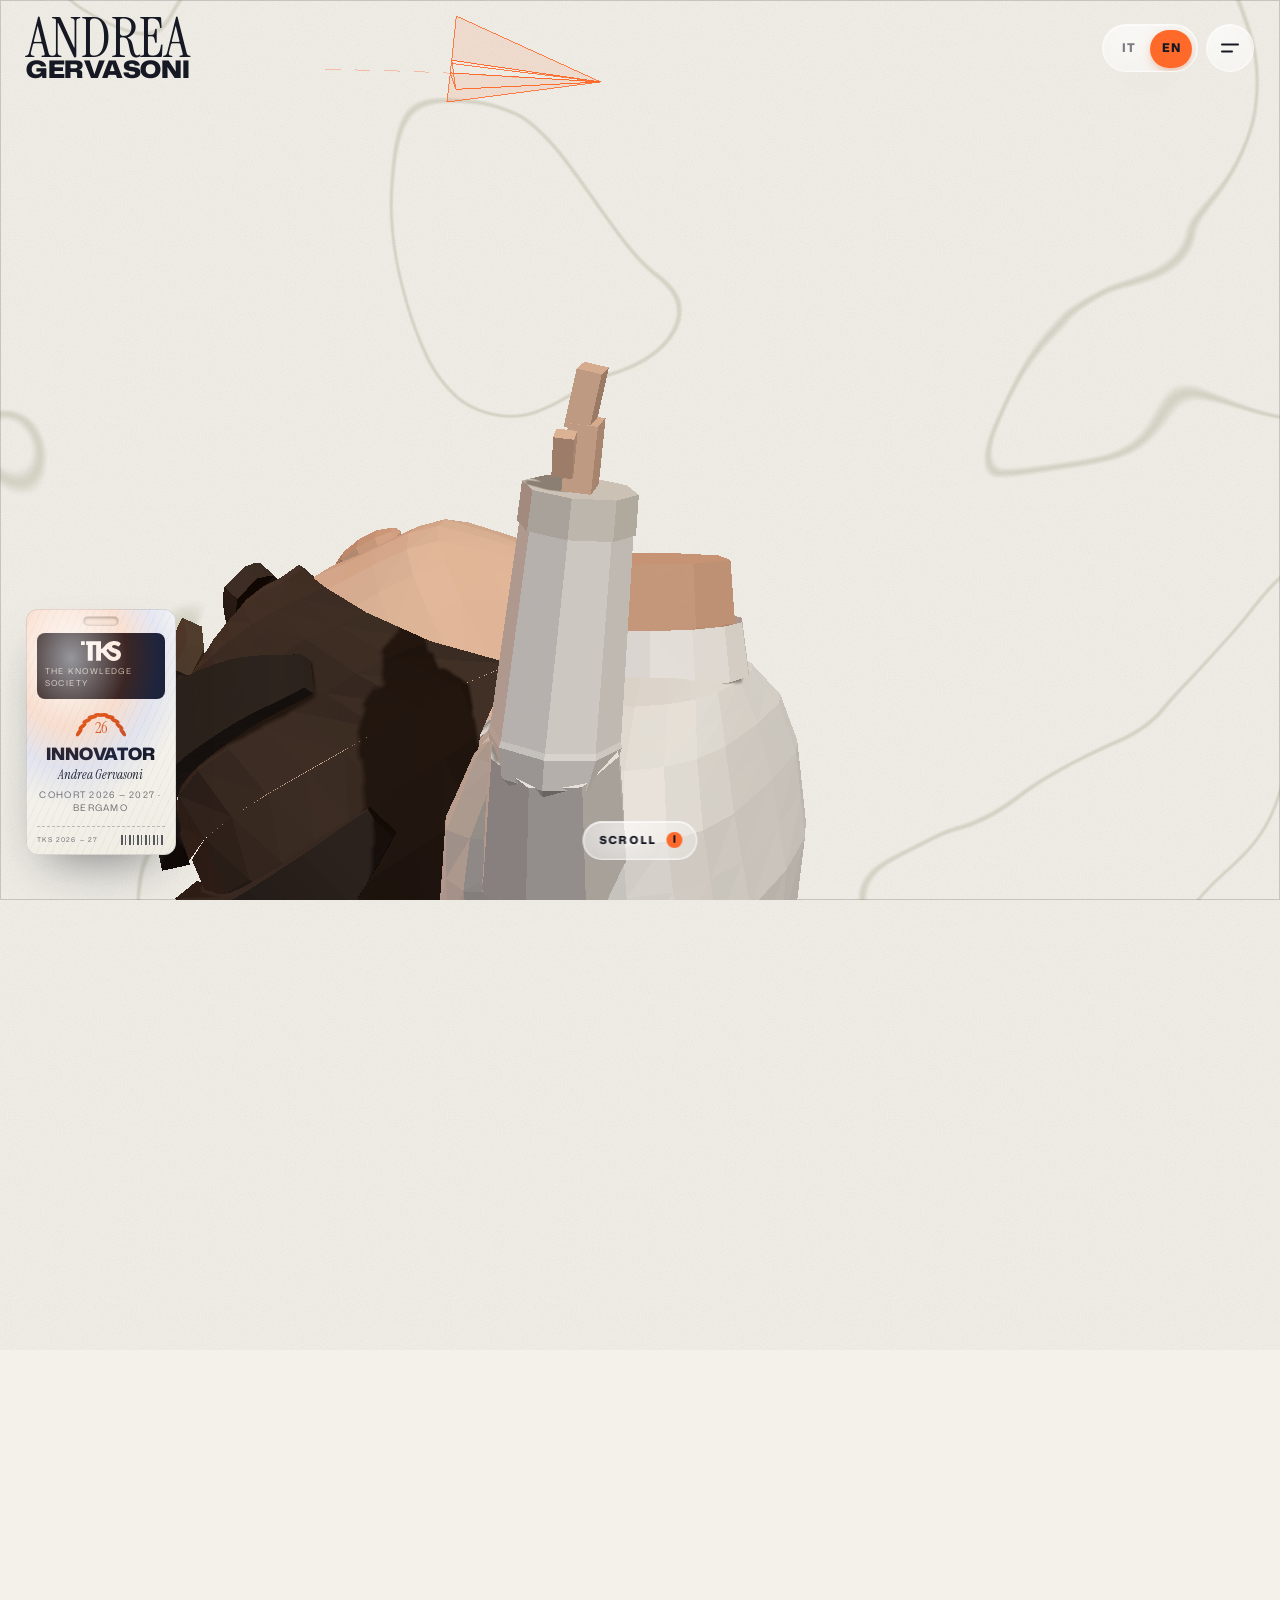
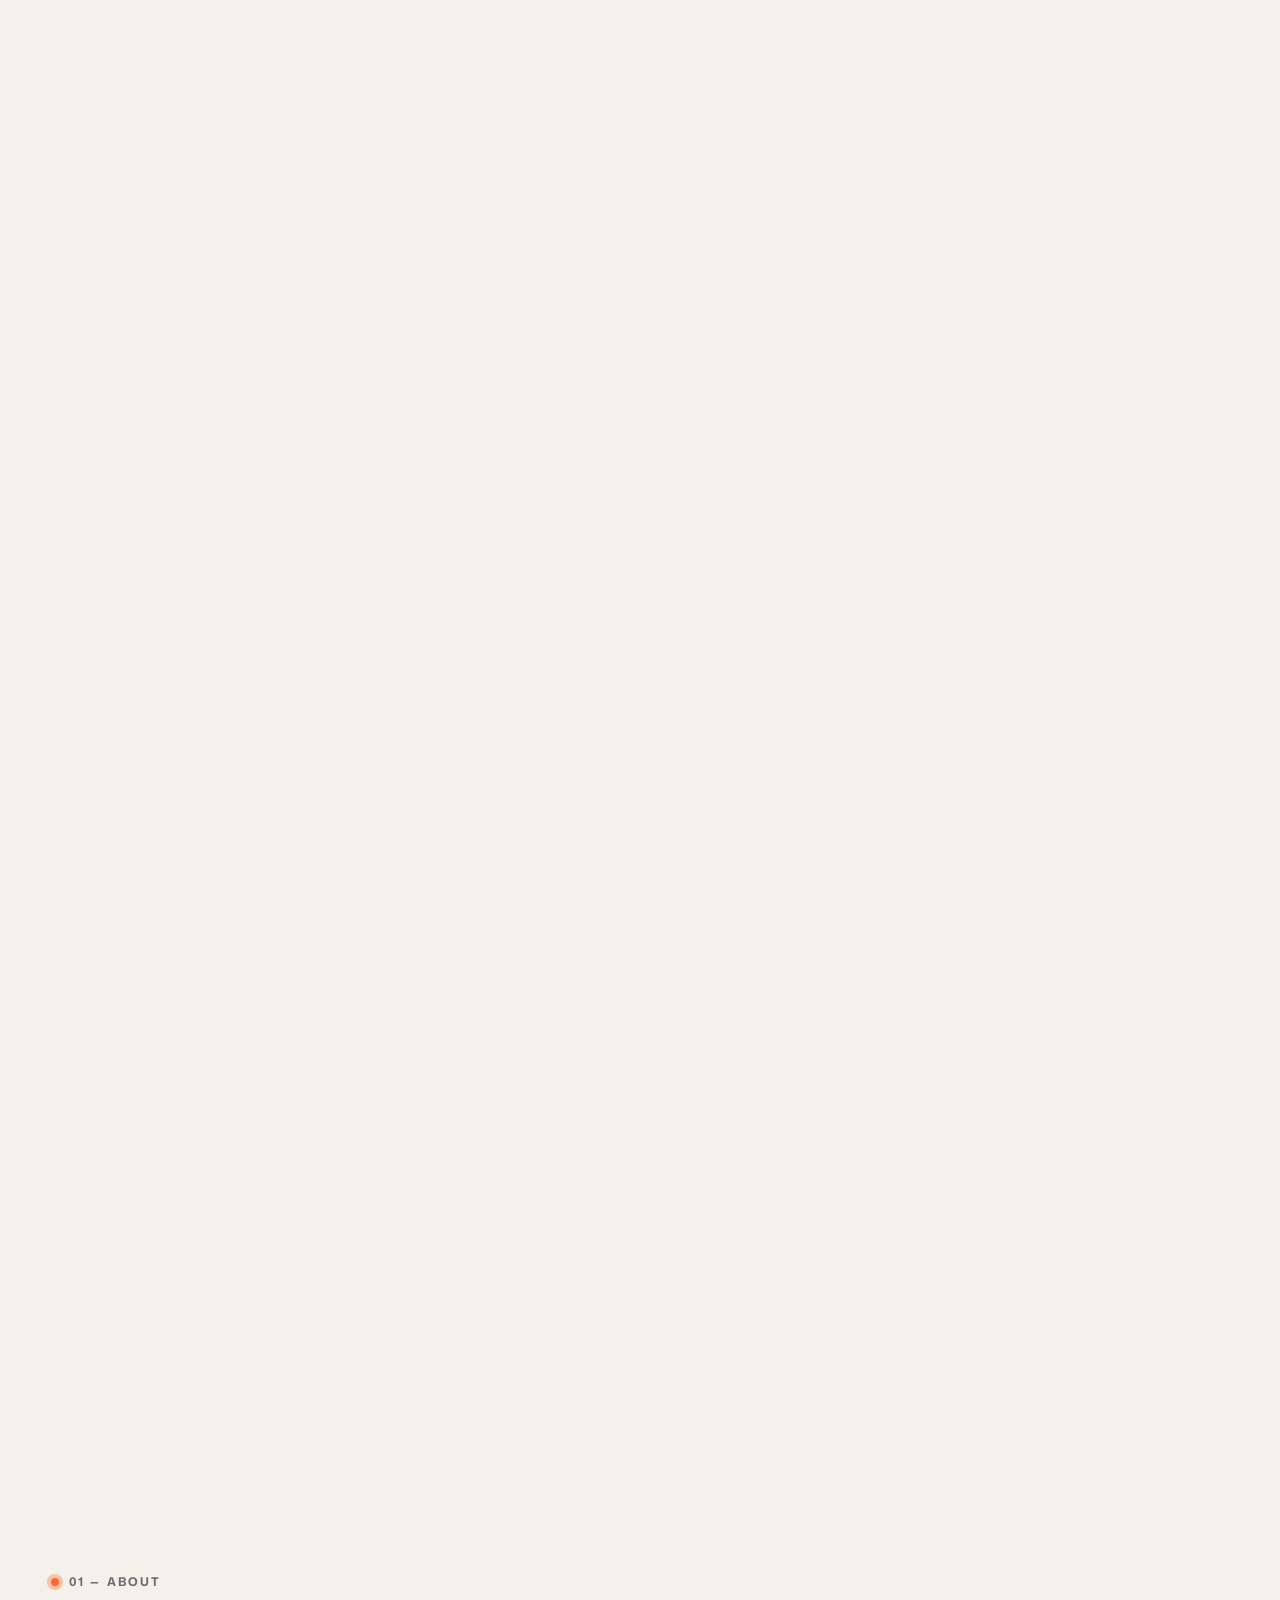
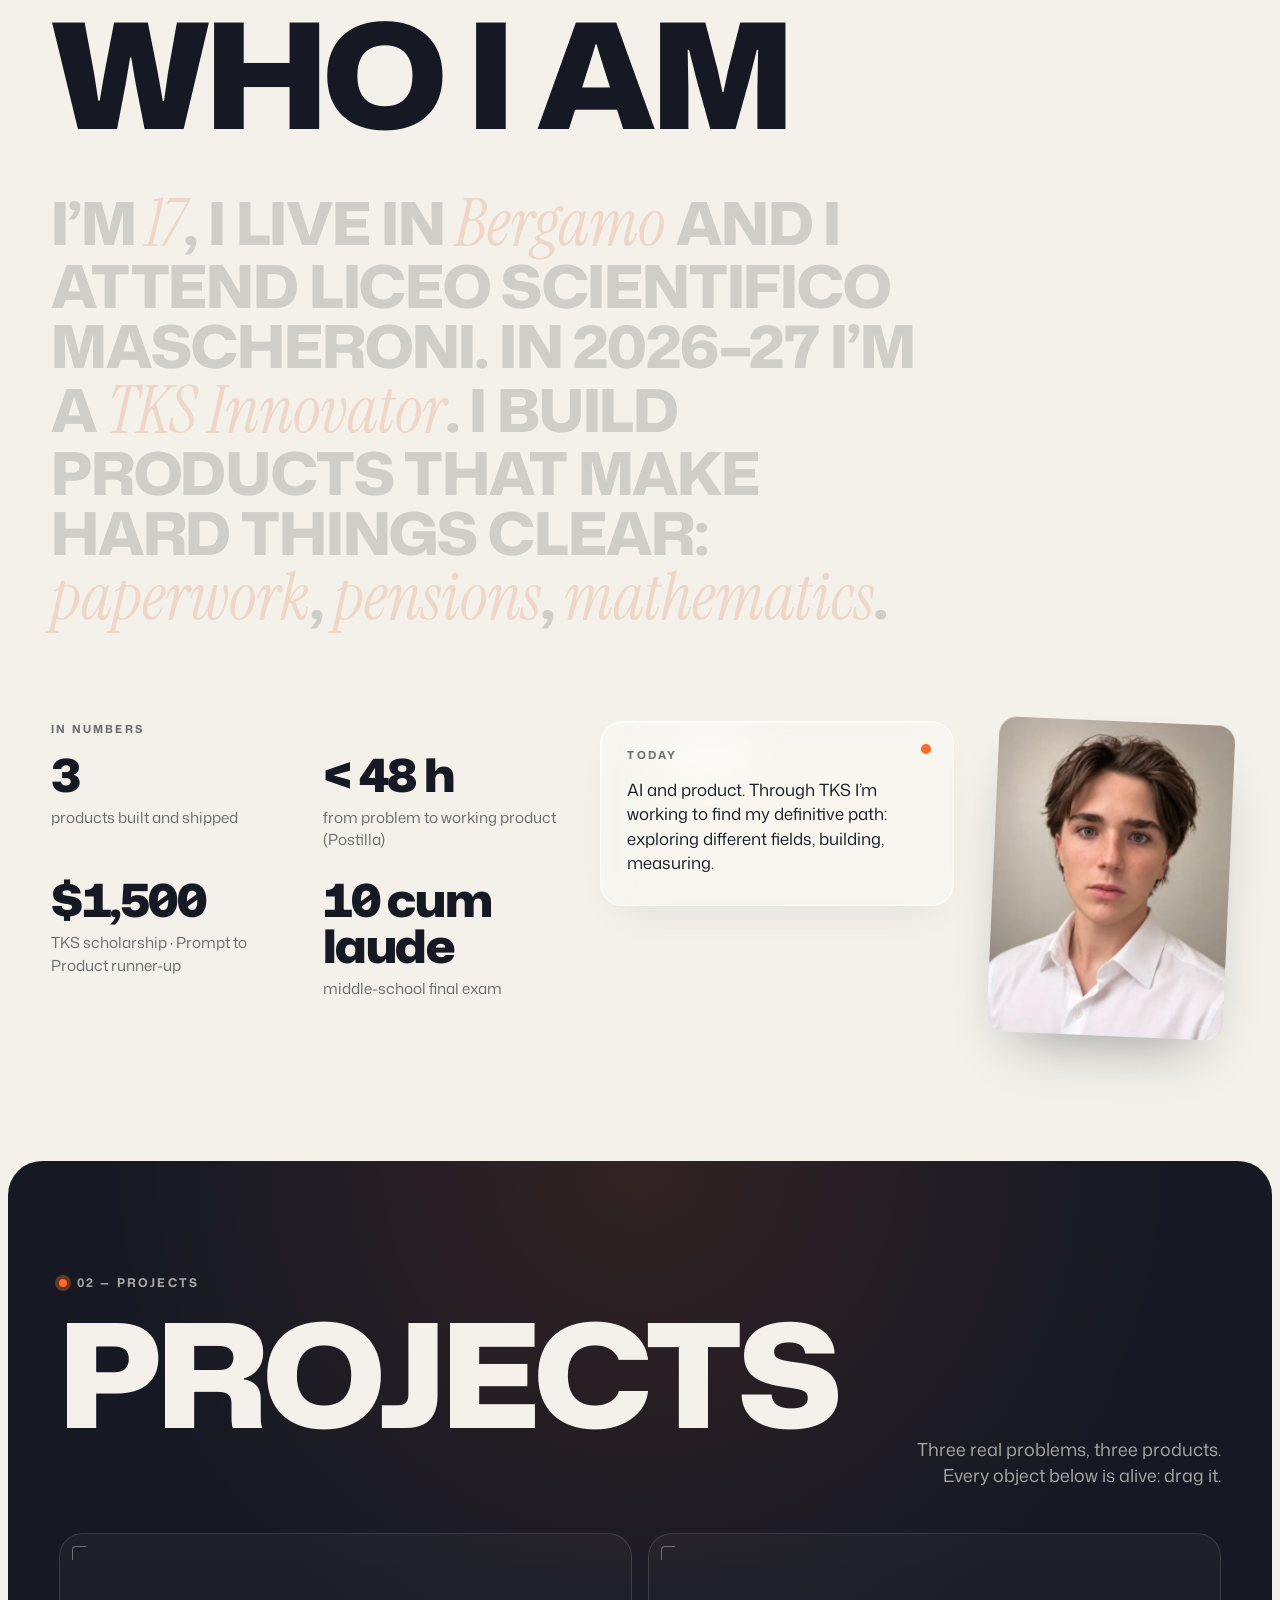
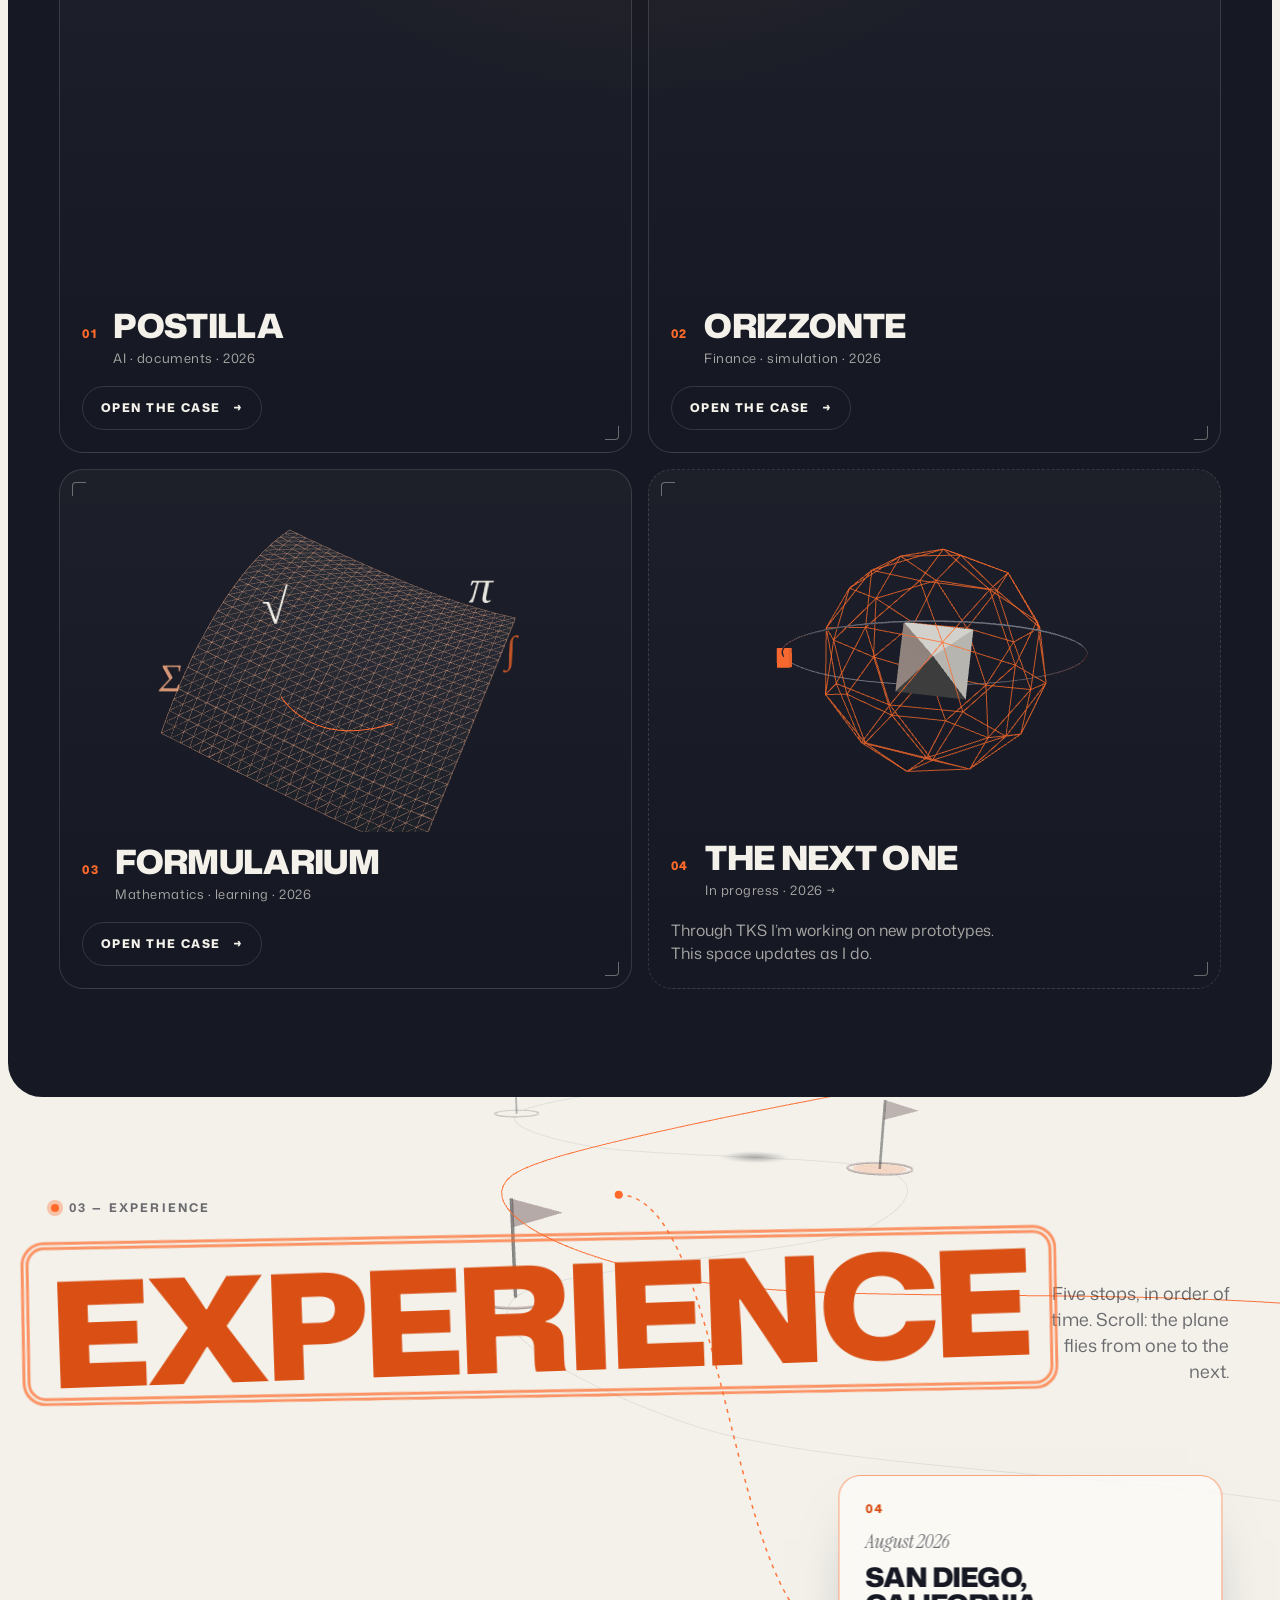
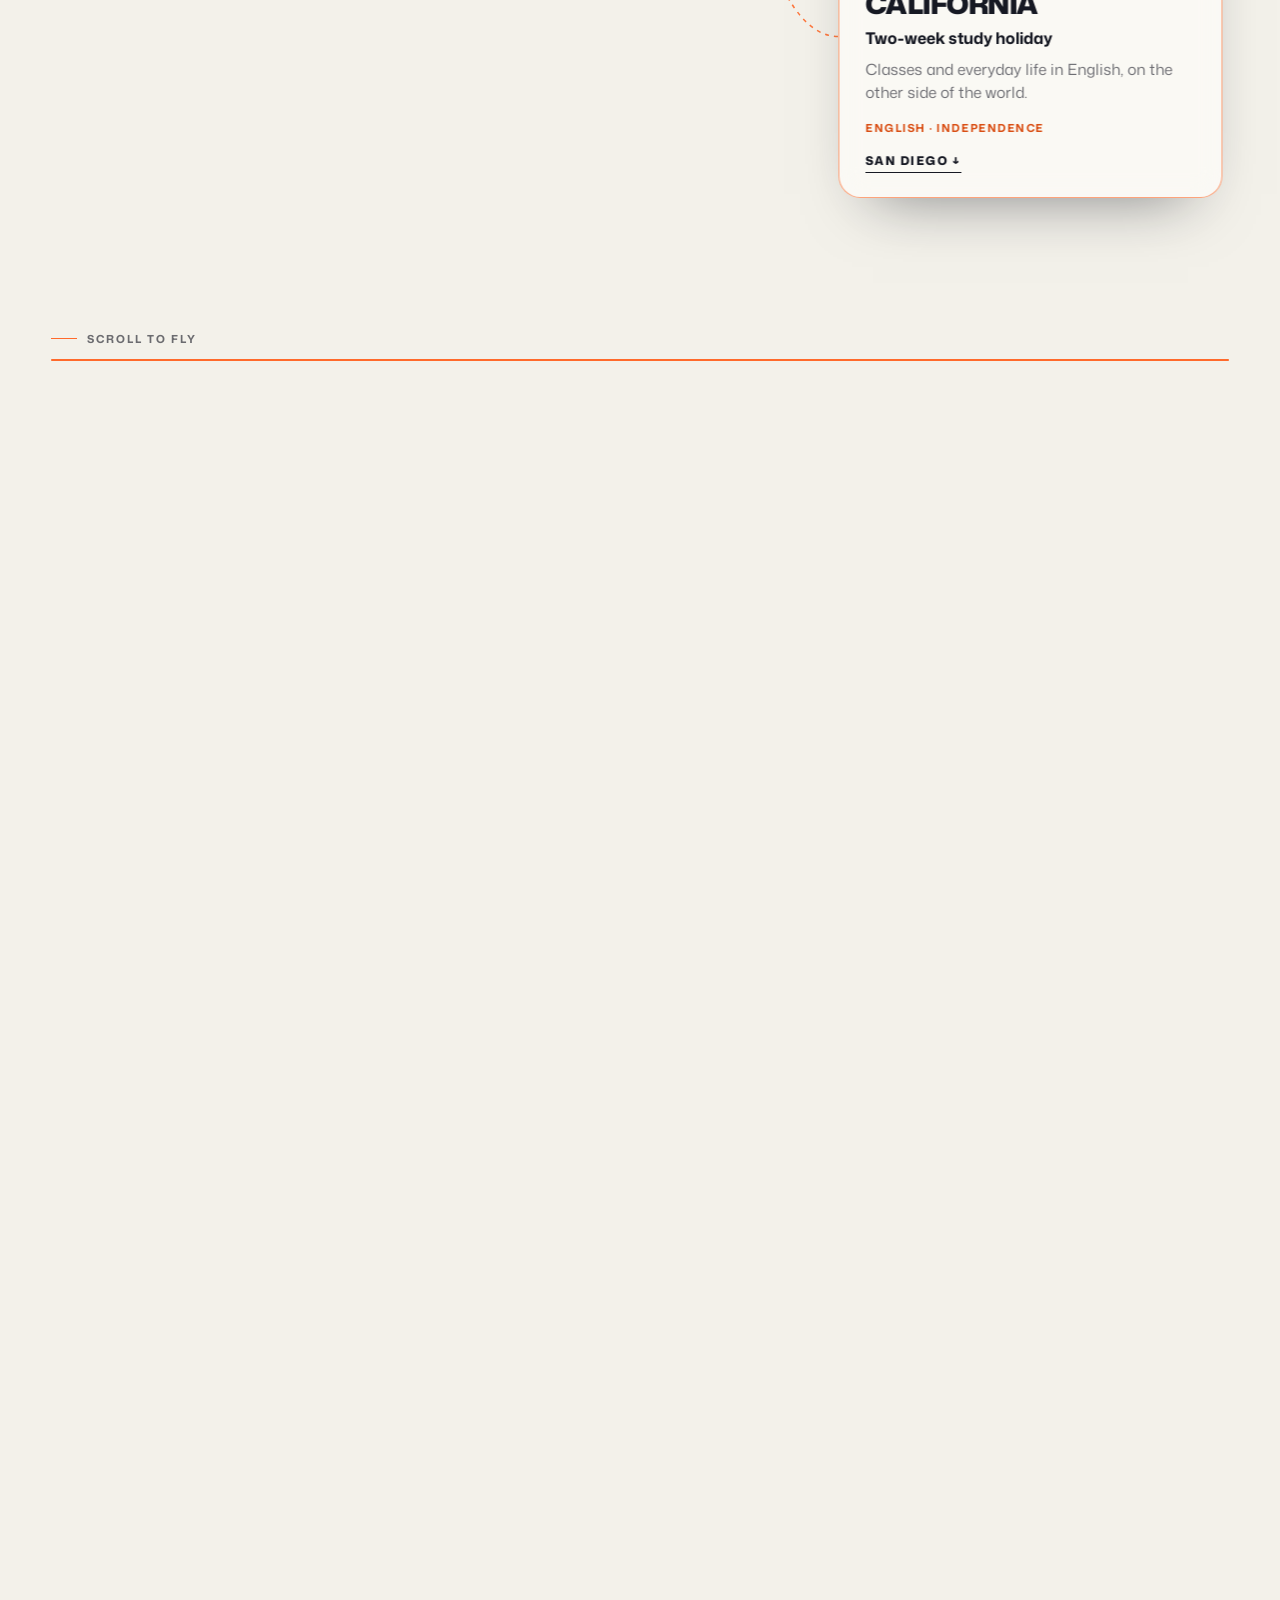
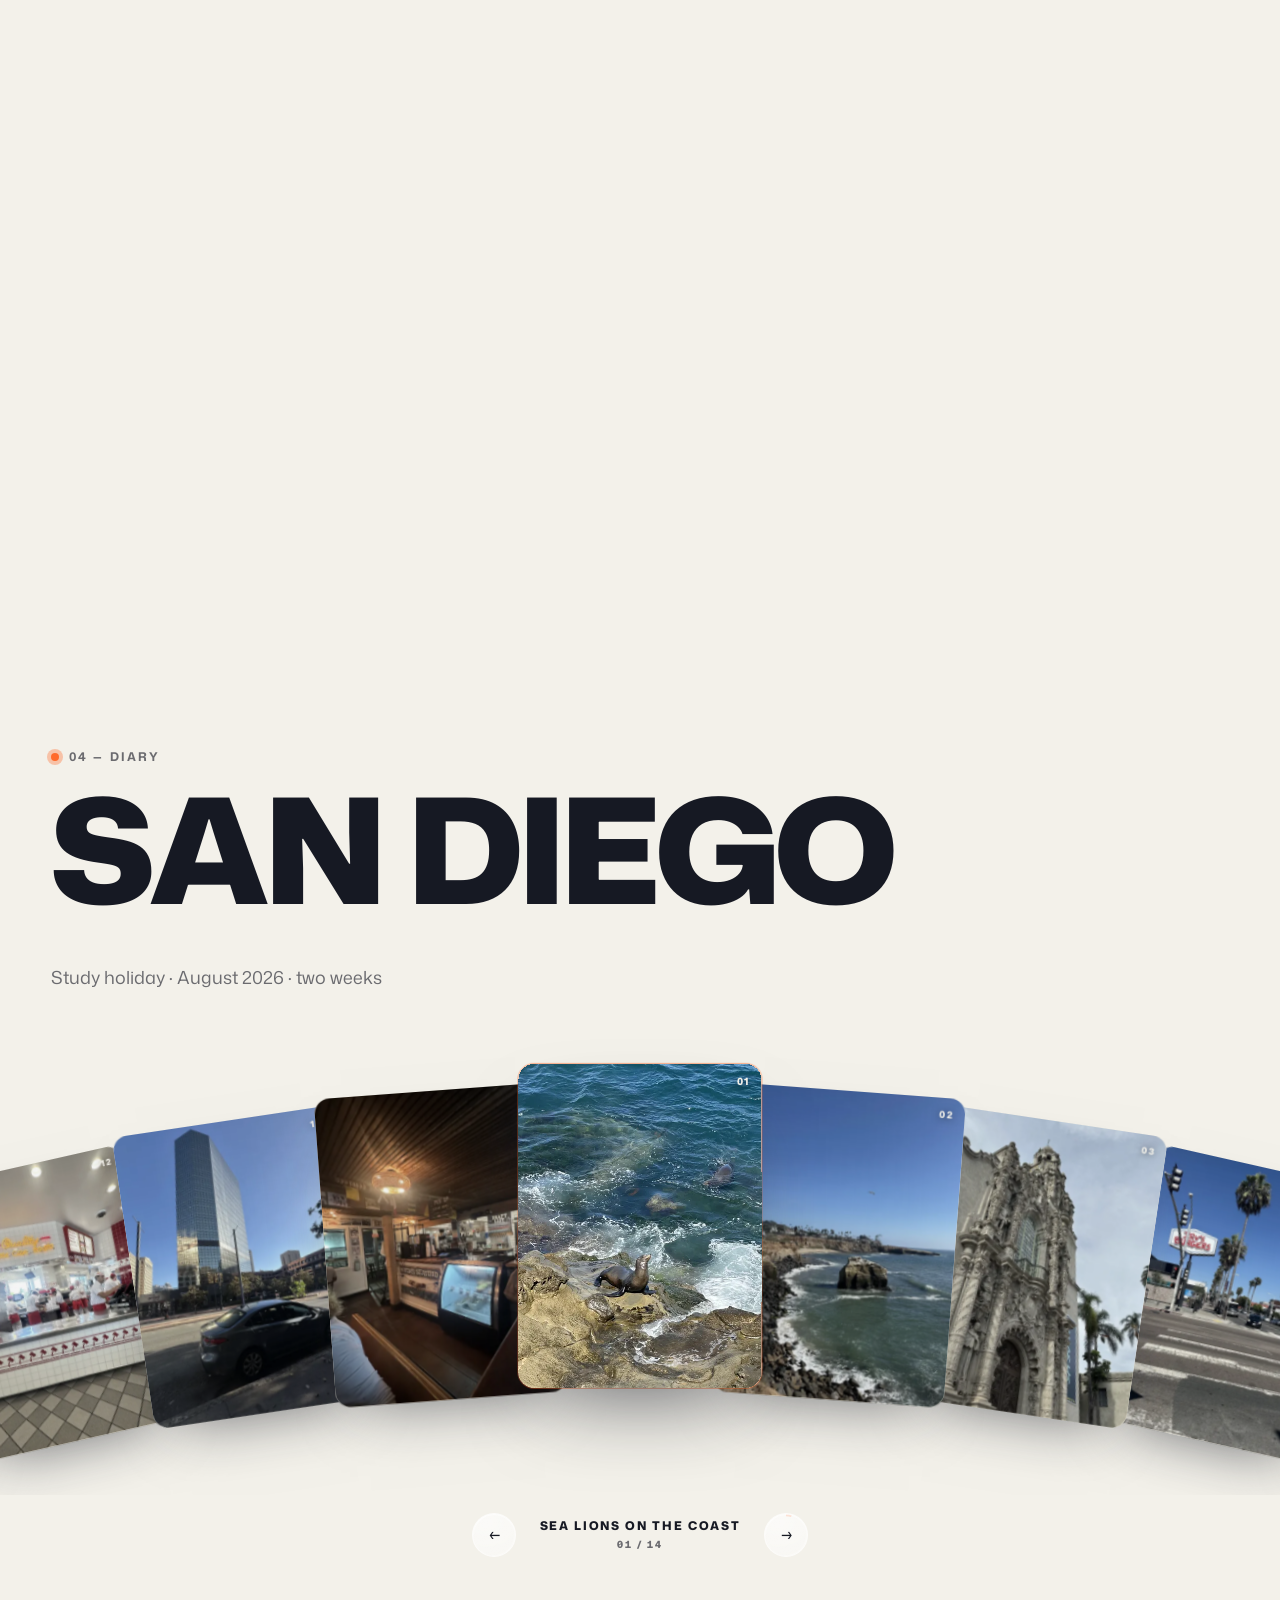
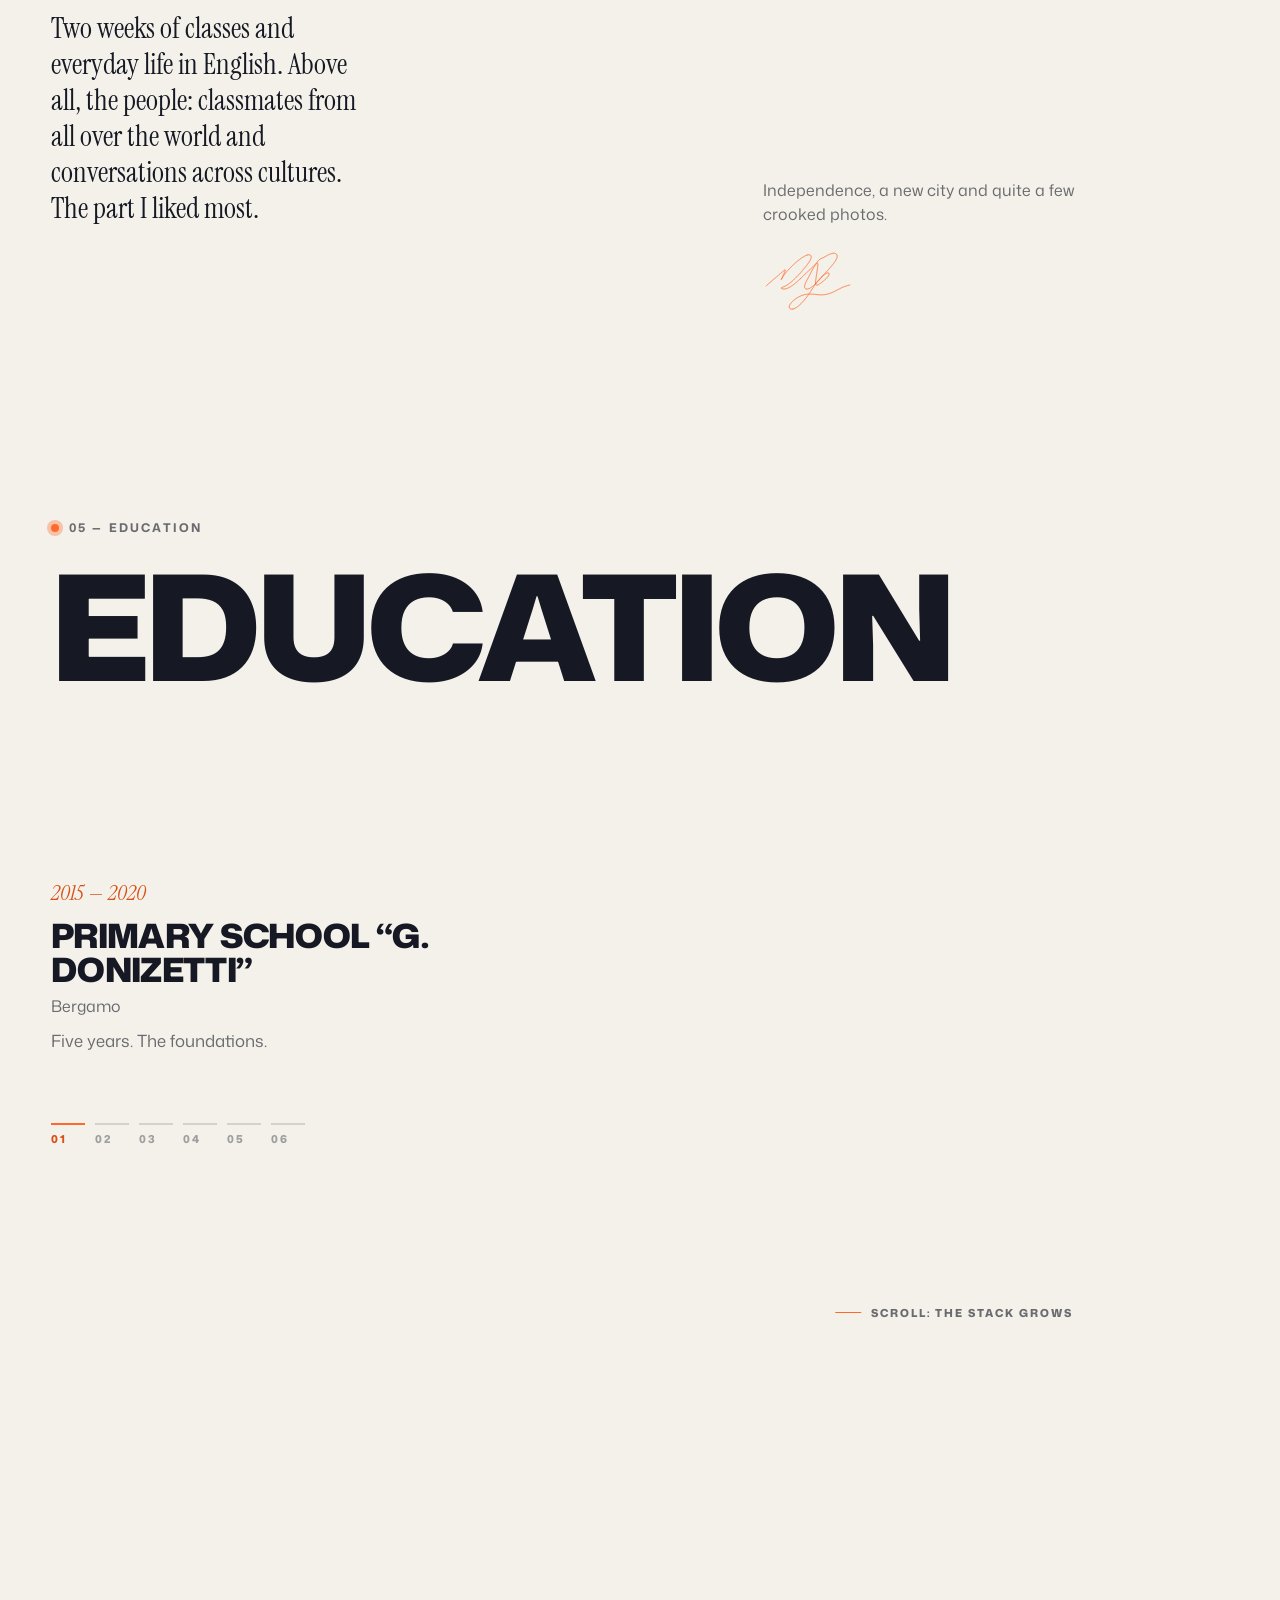
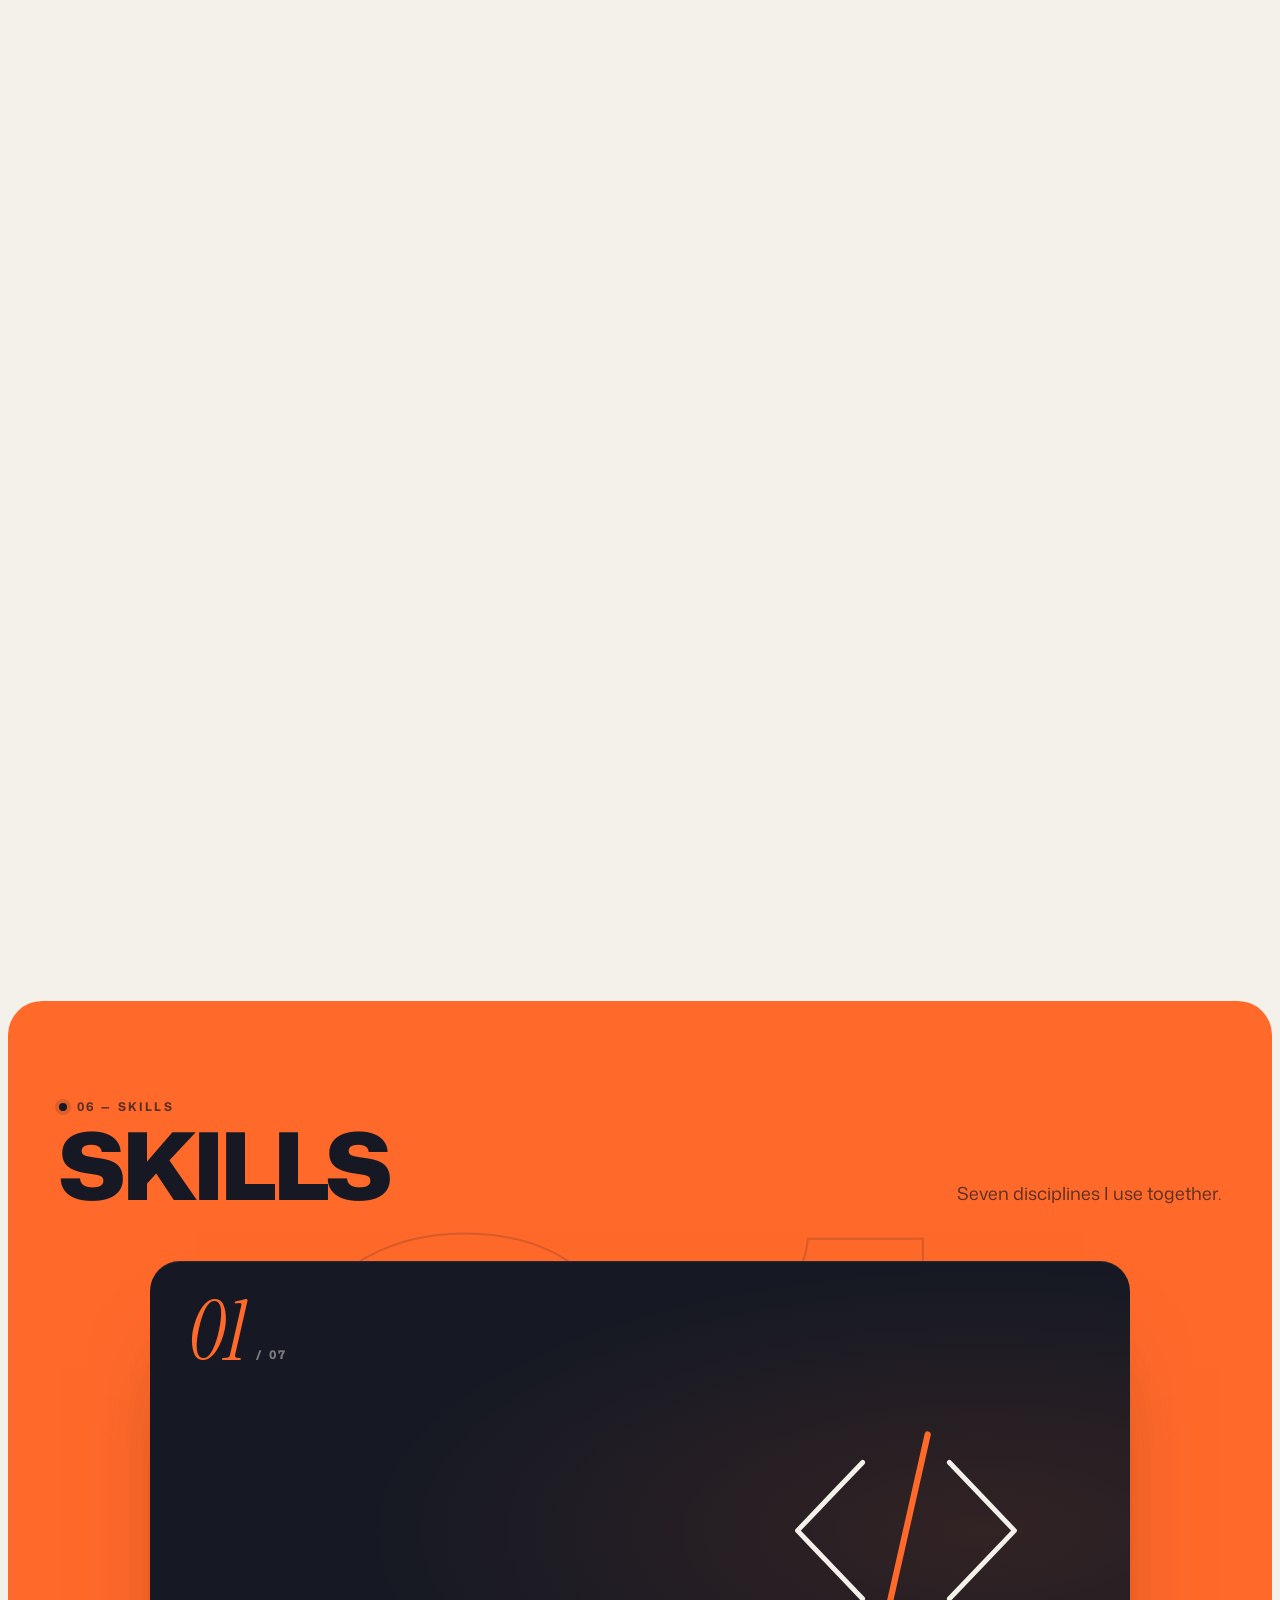
<file: index.html>
<!doctype html>
<html lang="it">
<head>
  <meta charset="utf-8">
  <meta name="viewport" content="width=device-width, initial-scale=1, viewport-fit=cover">
  <title>Andrea Gervasoni — Studente, builder, TKS Innovator</title>
  <meta name="description" content="Andrea Gervasoni, 17 anni, Bergamo. Studente del Liceo Scientifico, TKS Innovator 2026–27. Costruisco prodotti che rendono chiare le cose difficili.">
  <meta name="theme-color" content="#f3f1ea">
  <meta property="og:title" content="Andrea Gervasoni">
  <meta property="og:description" content="Studente, builder, TKS Innovator. Bergamo.">
  <meta property="og:type" content="website">
  <meta property="og:url" content="https://andrea-gervasoni.github.io/AndreaCG-site/">
  <meta property="og:image" content="https://andrea-gervasoni.github.io/AndreaCG-site/assets/og.jpg">
  <link rel="canonical" href="https://andrea-gervasoni.github.io/AndreaCG-site/">
  <meta name="twitter:card" content="summary_large_image">
  <link rel="icon" href="assets/favicon.svg" type="image/svg+xml">
  <link rel="apple-touch-icon" href="assets/apple-touch-icon.png">
  <link rel="manifest" href="manifest.webmanifest">
  <!-- "Aggiungi alla schermata Home": l'unico modo per avere davvero zero barre del
       browser su iOS — in una scheda Safari normale la barra di sistema resta sempre,
       qui sotto la si rende solo il più possibile invisibile (sfondo che combacia). -->
  <meta name="mobile-web-app-capable" content="yes">
  <meta name="apple-mobile-web-app-capable" content="yes">
  <meta name="apple-mobile-web-app-status-bar-style" content="black-translucent">
  <meta name="apple-mobile-web-app-title" content="Andrea Gervasoni">
  <link rel="preconnect" href="https://fonts.googleapis.com">
  <link rel="preconnect" href="https://fonts.gstatic.com" crossorigin>
  <link href="https://fonts.googleapis.com/css2?family=Mona+Sans:ital,wdth,wght@0,75..125,200..900;1,75..125,200..900&family=Instrument+Serif:ital@0;1&display=swap" rel="stylesheet">
  <link rel="stylesheet" href="css/style.css">
  <link rel="modulepreload" href="vendor/three.module.min.js">
</head>
<body data-theme="light" data-lang="it">
  <a class="skip-link" href="#main" data-i18n="skip">Vai al contenuto</a>

  <!-- Sfondo liquido continuo: linee di livello che seguono il cursore -->
  <canvas id="field" class="field" aria-hidden="true"></canvas>
  <div class="grain" aria-hidden="true"></div>

  <!-- Schermo di caricamento -->
  <div class="boot" data-boot aria-hidden="true">
    <i class="boot-bg"></i>
    <svg class="boot-sign" data-boot-sign viewBox="0 0 785 544"></svg>
    <span class="boot-bar"><i></i></span>
  </div>

  <header class="topbar-shell">
  <div class="topbar" data-topbar>
    <a class="lockup" href="#top" data-i18n-aria="nav.home.aria" aria-label="Andrea Gervasoni, inizio">
      <svg class="lockup-svg" viewBox="0 0 150 54.5" data-lockup aria-hidden="true">
        <text data-lockup-first x="0" y="36" font-size="51.4" textLength="150" lengthAdjust="spacingAndGlyphs" class="lockup-first">ANDREA</text>
        <text data-lockup-last x="0" y="54.5" font-size="22" textLength="150" lengthAdjust="spacingAndGlyphs" class="lockup-last">GERVASONI</text>
      </svg>
      <span class="sr-only">Andrea Gervasoni</span>
    </a>
    <span></span>
    <div class="topbar-actions">
      <button class="lang-toggle glass" type="button" data-lang-toggle data-magnetic="0.14" aria-label="Switch to English">
        <i class="lang-knob" aria-hidden="true"></i><span data-lang-opt="it">IT</span><span data-lang-opt="en">EN</span>
      </button>
      <button class="menu-btn glass" type="button" data-menu-toggle data-magnetic="0.28" aria-expanded="false" aria-controls="menu" aria-label="Menu">
        <span></span><span></span>
      </button>
    </div>
  </div>
  </header>

  <!-- Menu a schermo intero -->
  <nav class="menu" id="menu" data-menu aria-label="Menu" hidden>
    <div class="menu-panel glass-heavy" data-lenis-prevent>
      <ol class="menu-list">
        <li><a href="#about" data-menu-link><small>01</small><span class="menu-roll"><span class="menu-name" data-i18n="nav.about">Chi sono</span></span></a></li>
        <li><a href="#projects" data-menu-link><small>02</small><span class="menu-roll"><span class="menu-name" data-i18n="nav.projects">Progetti</span></span></a></li>
        <li><a href="#experience" data-menu-link><small>03</small><span class="menu-roll"><span class="menu-name" data-i18n="nav.experience">Esperienze</span></span></a></li>
        <li><a href="#sandiego" data-menu-link><small>04</small><span class="menu-roll"><span class="menu-name" data-i18n="nav.sandiego">San Diego</span></span></a></li>
        <li><a href="#education" data-menu-link><small>05</small><span class="menu-roll"><span class="menu-name" data-i18n="nav.education">Formazione</span></span></a></li>
        <li><a href="#skills" data-menu-link><small>06</small><span class="menu-roll"><span class="menu-name" data-i18n="nav.skills">Competenze</span></span></a></li>
        <li><a href="#languages" data-menu-link><small>07</small><span class="menu-roll"><span class="menu-name" data-i18n="nav.languages">Lingue</span></span></a></li>
        <li><a href="#writing" data-menu-link><small>08</small><span class="menu-roll"><span class="menu-name" data-i18n="nav.writing">Scritti</span></span></a></li>
        <li><a href="#contact" data-menu-link><small>09</small><span class="menu-roll"><span class="menu-name" data-i18n="nav.contact">Contatti</span></span></a></li>
      </ol>
      <div class="menu-foot">
        <a class="fx-roll" href="https://www.linkedin.com/in/andrea-gervasoni-121639375" target="_blank" rel="noreferrer"><span>LinkedIn ↗</span></a>
        <a class="fx-roll" href="https://github.com/Andrea-Gervasoni" target="_blank" rel="noreferrer"><span>GitHub ↗</span></a>
        <a class="fx-roll" href="https://medium.com/@gervandre09" target="_blank" rel="noreferrer"><span>Medium ↗</span></a>
        <span class="menu-sign"><svg viewBox="0 0 785 544" aria-hidden="true"><use href="#signature-paths"/></svg></span>
      </div>
    </div>
  </nav>

  <main id="main">

    <!-- ============ 1. HERO + NOTA (coreografia pinnata) ============ -->
    <section class="hero" id="top" data-hero aria-label="Introduzione">
      <div class="hero-pin" data-hero-pin>

        <!-- Strato scuro dietro: compare quando il quadro si chiude -->
        <div class="note" data-note aria-hidden="true">
          <div class="marquee marquee-serif" data-marquee="-1">
            <div class="marquee-track"><span data-i18n="note.row1">Capire le cose difficili</span><span data-i18n="note.row1">Capire le cose difficili</span><span data-i18n="note.row1">Capire le cose difficili</span><span data-i18n="note.row1">Capire le cose difficili</span></div>
          </div>
          <div class="marquee marquee-sans" data-marquee="1">
            <div class="marquee-track"><span data-i18n="note.row2">BERGAMO · LICEO SCIENTIFICO · TKS INNOVATOR · STUDENTE</span><span data-i18n="note.row2">BERGAMO · LICEO SCIENTIFICO · TKS INNOVATOR · STUDENTE</span><span data-i18n="note.row2">BERGAMO · LICEO SCIENTIFICO · TKS INNOVATOR · STUDENTE</span><span data-i18n="note.row2">BERGAMO · LICEO SCIENTIFICO · TKS INNOVATOR · STUDENTE</span></div>
          </div>
        </div>

        <!-- Il quadro chiaro che si chiude scorrendo -->
        <div class="panel" data-panel>
          <div class="avatar-stage" data-avatar-stage>
            <canvas id="avatar" class="avatar" role="img" aria-label="Ritratto 3D low-poly di Andrea che segue il cursore" data-i18n-aria="hero.avatar.aria"></canvas>
          </div>
          <div class="hero-ui" data-hero-ui>
            <h1 class="sr-only">Andrea Gervasoni</h1>
            <div class="badge" data-badge role="img" aria-label="TKS Innovator 2026–2027" data-i18n-aria="badge.aria">
              <span class="badge-card">
                <span class="badge-face badge-front">
                  <i class="badge-hole"></i>
                  <span class="badge-head"><img src="assets/tks-logo.svg" alt="TKS" width="500" height="255"><em data-i18n="badge.program">The Knowledge Society</em></span>
                  <svg class="badge-laurel" viewBox="0 0 120 70" aria-hidden="true">
                    <g fill="currentColor"><g id="bl"><ellipse cx="20" cy="52" rx="9" ry="3.6" transform="rotate(-55 20 52)"/><ellipse cx="26" cy="41" rx="9" ry="3.6" transform="rotate(-40 26 41)"/><ellipse cx="34" cy="31" rx="9" ry="3.6" transform="rotate(-25 34 31)"/><ellipse cx="44" cy="24" rx="9" ry="3.6" transform="rotate(-10 44 24)"/><ellipse cx="55" cy="20" rx="8" ry="3.4" transform="rotate(4 55 20)"/></g><use href="#bl" transform="matrix(-1 0 0 1 120 0)"/></g>
                    <text x="60" y="54" text-anchor="middle" font-family="Instrument Serif, Georgia, serif" font-size="30" fill="currentColor">26</text>
                  </svg>
                  <strong data-i18n="badge.role">Innovator</strong>
                  <span class="badge-name">Andrea Gervasoni</span>
                  <span class="badge-cohort" data-i18n="badge.cohort">Coorte 2026 — 2027 · Bergamo</span>
                  <span class="badge-foot"><small data-i18n="badge.flip">TKS 2026 — 27</small><i class="badge-stripe"></i></span>
                </span>
              </span>
            </div>
            <a class="hero-scroll glass" href="#about" data-magnetic="0.2"><span data-i18n="hero.scroll">Scorri</span><i></i></a>
          </div>
        </div>

        <!-- La firma che si scrive sopra il quadro -->
        <svg class="signature" data-signature viewBox="0 0 785 544" aria-hidden="true"></svg>
      </div>
    </section>

    <!-- ============ 2. CHI SONO ============ -->
    <section class="section about" id="about" data-theme-section="dark">
      <div class="wrap">
        <p class="kicker" data-i18n="about.kicker">01 — Chi sono</p>
        <h2 class="title" data-title="particles" data-i18n="about.title">CHI SONO</h2>
        <p class="statement" data-reveal-words data-i18n-html="about.statement">Ho <em>17 anni</em>, vivo a <em>Bergamo</em> e frequento il Liceo Scientifico Mascheroni. Nel 2026–27 sono <em>TKS Innovator</em>. Costruisco prodotti che rendono chiare le cose difficili: <em>burocrazia</em>, <em>pensioni</em>, <em>matematica</em>.</p>
      </div>
      <div class="wrap about-grid" data-theme-switch="light">
        <div class="facts">
          <p class="label" data-i18n="about.facts.label">In numeri</p>
          <dl>
            <div><dt data-i18n="about.fact1.n">3</dt><dd data-i18n="about.fact1.l">prodotti costruiti e pubblicati</dd></div>
            <div><dt data-i18n="about.fact2.n">&lt; 48 h</dt><dd data-i18n="about.fact2.l">da problema a prodotto funzionante (Postilla)</dd></div>
            <div><dt data-i18n="about.fact3.n">$1.500</dt><dd data-i18n="about.fact3.l">borsa di studio TKS · runner-up Prompt to Product</dd></div>
            <div><dt data-i18n="about.fact4.n">10 e lode</dt><dd data-i18n="about.fact4.l">esame di terza media</dd></div>
          </dl>
        </div>
        <aside class="focus glass">
          <p class="label" data-i18n="about.focus.label">Oggi</p>
          <p data-i18n="about.focus">AI e prodotto. Con TKS sto lavorando per trovare la mia strada definitiva: esploro ambiti diversi, costruisco, misuro.</p>
          <span class="focus-dot" aria-hidden="true"></span>
        </aside>
        <figure class="about-photo" aria-hidden="true">
          <img src="assets/andrea.webp" srcset="assets/andrea-s.webp 540w, assets/andrea.webp 1086w" sizes="(max-width: 860px) 70vw, 30vw" width="1086" height="1448" alt="" loading="lazy" decoding="async">
        </figure>
      </div>
    </section>

    <!-- ============ 3. PROGETTI (libreria scura, oggetti 3D) ============ -->
    <section class="section projects" id="projects" data-dark-block>
      <div class="wrap projects-head">
        <div>
          <p class="kicker" data-i18n="projects.kicker">02 — Progetti</p>
          <h2 class="title" data-title="flap" data-i18n="projects.title">PROGETTI</h2>
        </div>
        <p class="lead" data-i18n="projects.intro">Tre problemi reali, tre prodotti. Ogni oggetto qui sotto è vivo: trascinalo.</p>
      </div>
      <div class="wrap projects-grid" data-projects-grid>
        <canvas class="objects-canvas" data-objects-canvas aria-hidden="true"></canvas>

        <article class="pcard" data-project="postilla">
          <div class="pcard-obj" data-object="postilla"></div>
          <div class="pcard-meta">
            <span class="pcard-n">01</span>
            <h3 data-i18n="p1.name">Postilla</h3>
            <p><span data-i18n="p1.type">AI · documenti</span> · <span data-i18n="p1.year">2026</span></p>
          </div>
          <button class="pcard-open fx-fill" type="button" data-open-project="postilla"><span data-i18n="projects.open">Apri la scheda</span><i class="fx-arrow" data-dir="e" aria-hidden="true"><span>→</span></i></button>
        </article>

        <article class="pcard" data-project="orizzonte">
          <div class="pcard-obj" data-object="orizzonte"></div>
          <div class="pcard-meta">
            <span class="pcard-n">02</span>
            <h3 data-i18n="p2.name">Orizzonte</h3>
            <p><span data-i18n="p2.type">Finanza · simulazione</span> · <span data-i18n="p2.year">2026</span></p>
          </div>
          <button class="pcard-open fx-fill" type="button" data-open-project="orizzonte"><span data-i18n="projects.open">Apri la scheda</span><i class="fx-arrow" data-dir="e" aria-hidden="true"><span>→</span></i></button>
        </article>

        <article class="pcard" data-project="formularium">
          <div class="pcard-obj" data-object="formularium"></div>
          <div class="pcard-meta">
            <span class="pcard-n">03</span>
            <h3 data-i18n="p3.name">Formularium</h3>
            <p><span data-i18n="p3.type">Matematica · didattica</span> · <span data-i18n="p3.year">2026</span></p>
          </div>
          <button class="pcard-open fx-fill" type="button" data-open-project="formularium"><span data-i18n="projects.open">Apri la scheda</span><i class="fx-arrow" data-dir="e" aria-hidden="true"><span>→</span></i></button>
        </article>

        <article class="pcard pcard-next" data-project="next">
          <div class="pcard-obj" data-object="next"></div>
          <div class="pcard-meta">
            <span class="pcard-n">04</span>
            <h3 data-i18n="p4.name">Il prossimo</h3>
            <p><span data-i18n="p4.type">In costruzione</span> · <span data-i18n="p4.year">2026 →</span></p>
          </div>
          <p class="pcard-note" data-i18n="p4.deck">Con TKS sto lavorando a nuovi prototipi. Questo spazio si aggiorna con me.</p>
        </article>
      </div>
    </section>

    <!-- Scheda progetto (dialog) -->
    <div class="pdialog" data-pdialog role="dialog" aria-modal="true" aria-labelledby="pdialog-title" hidden>
      <div class="pdialog-backdrop" data-pdialog-close></div>
      <div class="pdialog-panel glass-heavy">
        <button class="pdialog-close glass" type="button" data-pdialog-close data-magnetic="0.3" aria-label="Chiudi" data-i18n-aria="projects.close"><span aria-hidden="true">×</span></button>
        <!-- lo scroll vive qui, separato dal pannello arrotondato/sfocato: su iOS lo
             scroll dentro un elemento con border-radius + backdrop-filter lasciava
             un segno (il bordo arrotondato non si ridisegnava bene durante lo scroll) -->
        <div class="pdialog-scroll" data-lenis-prevent>
          <div class="pdialog-obj" data-pdialog-obj><small data-i18n="projects.drag">Trascina per ruotare</small></div>
          <div class="pdialog-body">
            <p class="kicker" data-pd="tag"></p>
            <h3 id="pdialog-title" data-pd="name"></h3>
            <p class="pdialog-deck" data-pd="deck"></p>
            <dl class="pdialog-facts" data-pd="facts"></dl>
            <div class="pdialog-links" data-pd="links"></div>
          </div>
        </div>
      </div>
    </div>

    <!-- ============ 4. ESPERIENZE (il percorso: un volo sopra la mappa) ============ -->
    <section class="section experience" id="experience" data-experience>
      <div class="exp-pin">
        <canvas class="flight-canvas" data-flight-canvas aria-hidden="true"></canvas>
        <div class="wrap exp-head">
          <p class="kicker" data-i18n="exp.kicker">03 — Esperienze</p>
          <h2 class="title" data-title="stamp" data-i18n="exp.title">ESPERIENZE</h2>
          <p class="lead" data-i18n="exp.intro">Cinque tappe, in ordine di tempo. Scorri: l’aereo vola da una all’altra.</p>
        </div>
        <div class="exp-cards" data-exp-cards>
          <article class="xcard" data-stop="0">
            <span class="xcard-n">01</span>
            <time data-i18n="e1.date">Marzo 2025</time>
            <h3 data-i18n="e1.org">BABLE</h3>
            <p class="xcard-role" data-i18n="e1.role">Articolo per il magazine digitale di Bergamo</p>
            <p data-i18n="e1.desc">Ricerca, scrittura e revisione di un pezzo per un pubblico giovane e curioso.</p>
            <small data-i18n="e1.tag">Ricerca · scrittura</small>
          </article>
          <article class="xcard" data-stop="1">
            <span class="xcard-n">02</span>
            <time data-i18n="e2.date">Aprile 2026</time>
            <h3 data-i18n="e2.org">NN Editore</h3>
            <p class="xcard-role" data-i18n="e2.role">Scheda libro professionale</p>
            <p data-i18n="e2.desc">Lettura critica, struttura editoriale e sintesi per una casa editrice.</p>
            <small data-i18n="e2.tag">Analisi · editoria</small>
          </article>
          <article class="xcard" data-stop="2">
            <span class="xcard-n">03</span>
            <time data-i18n="e3.date">Giugno 2026</time>
            <h3 data-i18n="e3.org">Obton · Casei Gerola</h3>
            <p class="xcard-role" data-i18n="e3.role">Visita tecnica a un impianto fotovoltaico</p>
            <p data-i18n="e3.desc">Raccolta e analisi dei dati di campo sul funzionamento e la resa dell’impianto.</p>
            <small data-i18n="e3.tag">Energia · dati reali</small>
          </article>
          <article class="xcard" data-stop="3">
            <span class="xcard-n">04</span>
            <time data-i18n="e4.date">Agosto 2026</time>
            <h3 data-i18n="e4.org">San Diego, California</h3>
            <p class="xcard-role" data-i18n="e4.role">Vacanza studio di due settimane</p>
            <p data-i18n="e4.desc">Corso e vita quotidiana in inglese, dall’altra parte del mondo.</p>
            <small data-i18n="e4.tag">Inglese · autonomia</small>
            <a class="xcard-link" href="#sandiego"><span data-i18n="nav.sandiego">San Diego</span> ↓</a>
          </article>
          <article class="xcard xcard-now" data-stop="4">
            <span class="xcard-n">05</span>
            <time data-i18n="e5.date">Set 2026 — Giu 2027</time>
            <h3 data-i18n="e5.org">TKS · The Knowledge Society</h3>
            <p class="xcard-role" data-i18n="e5.role">Innovator</p>
            <p data-i18n="e5.desc">Dieci mesi su tecnologie emergenti con progetti reali. Qui sto lavorando per trovare la mia strada definitiva.</p>
            <small data-i18n="e5.tag">AI · prodotto · community globale</small>
          </article>
        </div>
        <div class="exp-foot" aria-hidden="true">
          <span class="exp-legend"><i></i><b data-i18n="exp.legend">Scorri per volare</b></span>
          <div class="exp-progress"><i data-exp-progress></i></div>
        </div>
      </div>
    </section>

    <!-- ============ 5. SAN DIEGO (carosello a ventaglio) ============ -->
    <section class="section diary" id="sandiego" data-diary>
      <div class="wrap diary-head">
        <p class="kicker" data-i18n="sd.kicker">04 — Diario</p>
        <h2 class="title" data-title="wave" data-i18n="sd.title">SAN DIEGO</h2>
        <p class="lead" data-i18n="sd.sub">Vacanza studio · agosto 2026 · due settimane</p>
      </div>
      <div class="fan" data-fan tabindex="0" aria-roledescription="carosello" aria-label="Foto da San Diego">
        <div class="fan-stage" data-fan-stage></div>
        <div class="fan-bar">
          <button class="fan-btn glass" type="button" data-fan-prev aria-label="Foto precedente" data-i18n-aria="sd.prev" data-magnetic="0.3"><i class="fx-arrow" data-dir="w" aria-hidden="true"><span>←</span></i></button>
          <p class="fan-caption"><span data-fan-caption></span><small data-fan-counter>01 / 14</small></p>
          <button class="fan-btn glass" type="button" data-fan-next aria-label="Foto successiva" data-i18n-aria="sd.next" data-magnetic="0.3"><i class="fx-arrow" data-dir="e" aria-hidden="true"><span>→</span></i><svg class="fan-timer" viewBox="0 0 48 48" aria-hidden="true"><circle cx="24" cy="24" r="22.5"/></svg></button>
        </div>
      </div>
      <div class="wrap diary-words">
        <p class="diary-quote" data-i18n="sd.quote">Due settimane di corso e vita quotidiana in inglese. Ma soprattutto le persone: compagni arrivati da tutto il mondo e conversazioni tra culture diverse. È la parte che mi è piaciuta di più.</p>
        <p class="diary-note" data-i18n="sd.quote2">Autonomia, una città nuova e parecchie foto storte.</p>
        <svg class="diary-sign" viewBox="0 0 785 544" aria-hidden="true"><use href="#signature-paths"/></svg>
      </div>
    </section>

    <!-- ============ 6. FORMAZIONE (la pila di libri) ============ -->
    <section class="section education" id="education" data-education>
      <div class="edu-pin">
        <div class="wrap edu-grid">
          <div class="edu-head">
            <p class="kicker" data-i18n="edu.kicker">05 — Formazione</p>
            <h2 class="title" data-title="chalk" data-i18n="edu.title">FORMAZIONE</h2>
          </div>
          <div class="edu-text">
            <ol class="edu-list" data-edu-list>
              <li class="edu-item" data-step="0">
                <span class="edu-when" data-i18n="ed1.when">2015 — 2020</span>
                <div><h3 data-i18n="ed1.what">Scuola primaria “G. Donizetti”</h3><p data-i18n="ed1.where">Bergamo</p></div>
                <p class="edu-note" data-i18n="ed1.note">Cinque anni. Le basi.</p>
              </li>
              <li class="edu-item" data-step="1">
                <span class="edu-when" data-i18n="ed2.when">2020 — 2023</span>
                <div><h3 data-i18n="ed2.what">Scuola media “S. Alessandro”</h3><p data-i18n="ed2.where">Bergamo</p></div>
                <p class="edu-note" data-i18n="ed2.note">Esame di Stato: 10 e lode.</p>
              </li>
              <li class="edu-item" data-step="2">
                <span class="edu-when" data-i18n="ed3.when">2023 — oggi</span>
                <div><h3 data-i18n="ed3.what">Liceo Scientifico “Lorenzo Mascheroni”</h3><p data-i18n="ed3.where">Scienze Applicate · Bergamo · in corso</p></div>
                <p class="edu-note" data-i18n="ed3.note">Informatica, matematica, fisica, scienze naturali.</p>
              </li>
              <li class="edu-item" data-step="3">
                <span class="edu-when" data-i18n="ed4.when">2026 — 2027</span>
                <div><h3 data-i18n="ed4.what">The Knowledge Society</h3><p data-i18n="ed4.where">TKS Innovator · dieci mesi, in parallelo al liceo</p></div>
                <p class="edu-note" data-i18n="ed4.note">Apprendimento per sfide, pensiero di prodotto, community internazionale.</p>
              </li>
              <li class="edu-item edu-cert" data-step="4">
                <span class="edu-when" data-i18n="ed5.when">Certificazione</span>
                <div><h3 data-i18n="ed5.what">Cambridge English B1 Preliminary</h3><p data-i18n="ed5.where">Cambridge Assessment English</p></div>
                <p class="edu-note" data-i18n="ed5.note">Conseguita. Prossimo obiettivo: C1.</p>
              </li>
              <li class="edu-item edu-next" data-step="5">
                <span class="edu-when" data-i18n="ed6.when">Prossimo volume</span>
                <div><h3 data-i18n="ed6.what">Università</h3><p data-i18n="ed6.where">Ancora da scrivere</p></div>
                <p class="edu-note" data-i18n="ed6.note">La meta di tutto questo percorso.</p>
              </li>
            </ol>
            <ol class="edu-index" data-edu-index aria-hidden="true">
              <li>01</li><li>02</li><li>03</li><li>04</li><li>05</li><li>06</li>
            </ol>
          </div>
          <div class="edu-stage">
            <canvas class="edu-canvas" data-edu-canvas aria-hidden="true"></canvas>
            <p class="edu-hint" aria-hidden="true"><i></i><span data-i18n="edu.hint">Scorri: la pila cresce</span></p>
          </div>
        </div>
      </div>
    </section>

    <!-- ============ 7. COMPETENZE ============ -->
    <section class="section skills" id="skills" data-skills>
      <div class="skills-pin">
        <p class="skills-ghost" aria-hidden="true"><span data-skill-ghost>01</span></p>
        <div class="wrap skills-head">
          <p class="kicker" data-i18n="sk.kicker">06 — Competenze</p>
          <h2 class="title" data-title="orbit" data-i18n="sk.title">COMPETENZE</h2>
          <p class="lead" data-i18n="sk.intro">Sette discipline che uso insieme.</p>
        </div>
        <ol class="deck" data-deck>
          <li class="deck-card" data-deck-card style="--i:0">
            <div class="deck-face">
              <p class="deck-top"><span class="deck-n">01</span><span class="deck-of">/ 07</span></p>
              <svg class="deck-art" viewBox="0 0 240 240" aria-hidden="true"></svg>
              <div class="deck-text">
                <h3 class="deck-name" data-i18n="s1.n">Tecnologia</h3>
                <p class="deck-tags" data-i18n="s1.d">Strumenti AI · sviluppo web · C++ e JavaScript · prototipi</p>
                <p class="deck-line" data-i18n="s1.h">Trasformare una domanda in qualcosa che si può provare.</p>
              </div>
              <span class="deck-glare" aria-hidden="true"></span>
            </div>
          </li>
          <li class="deck-card" data-deck-card style="--i:1">
            <div class="deck-face">
              <p class="deck-top"><span class="deck-n">02</span><span class="deck-of">/ 07</span></p>
              <svg class="deck-art" viewBox="0 0 240 240" aria-hidden="true"></svg>
              <div class="deck-text">
                <h3 class="deck-name" data-i18n="s2.n">Prodotto</h3>
                <p class="deck-tags" data-i18n="s2.d">Definizione del problema · iterazione · sistemi</p>
                <p class="deck-line" data-i18n="s2.h">Trovare l’attrito, inquadrarlo bene, migliorare con metodo.</p>
              </div>
              <span class="deck-glare" aria-hidden="true"></span>
            </div>
          </li>
          <li class="deck-card" data-deck-card style="--i:2">
            <div class="deck-face">
              <p class="deck-top"><span class="deck-n">03</span><span class="deck-of">/ 07</span></p>
              <svg class="deck-art" viewBox="0 0 240 240" aria-hidden="true"></svg>
              <div class="deck-text">
                <h3 class="deck-name" data-i18n="s3.n">Design</h3>
                <p class="deck-tags" data-i18n="s3.d">UI · UX · direzione visiva · interazione</p>
                <p class="deck-line" data-i18n="s3.h">Rendere ciò che è utile chiaro e piacevole da usare.</p>
              </div>
              <span class="deck-glare" aria-hidden="true"></span>
            </div>
          </li>
          <li class="deck-card" data-deck-card style="--i:3">
            <div class="deck-face">
              <p class="deck-top"><span class="deck-n">04</span><span class="deck-of">/ 07</span></p>
              <svg class="deck-art" viewBox="0 0 240 240" aria-hidden="true"></svg>
              <div class="deck-text">
                <h3 class="deck-name" data-i18n="s4.n">Business</h3>
                <p class="deck-tags" data-i18n="s4.d">Imprenditorialità · pitch · persuasione</p>
                <p class="deck-line" data-i18n="s4.h">Dare a un’idea una ragione per esistere oltre il prototipo.</p>
              </div>
              <span class="deck-glare" aria-hidden="true"></span>
            </div>
          </li>
          <li class="deck-card" data-deck-card style="--i:4">
            <div class="deck-face">
              <p class="deck-top"><span class="deck-n">05</span><span class="deck-of">/ 07</span></p>
              <svg class="deck-art" viewBox="0 0 240 240" aria-hidden="true"></svg>
              <div class="deck-text">
                <h3 class="deck-name" data-i18n="s5.n">Leadership</h3>
                <p class="deck-tags" data-i18n="s5.d">Iniziativa · presentazione · coinvolgimento</p>
                <p class="deck-line" data-i18n="s5.h">Portare le persone dentro il ragionamento, non solo alla risposta.</p>
              </div>
              <span class="deck-glare" aria-hidden="true"></span>
            </div>
          </li>
          <li class="deck-card" data-deck-card style="--i:5">
            <div class="deck-face">
              <p class="deck-top"><span class="deck-n">06</span><span class="deck-of">/ 07</span></p>
              <svg class="deck-art" viewBox="0 0 240 240" aria-hidden="true"></svg>
              <div class="deck-text">
                <h3 class="deck-name" data-i18n="s6.n">Analisi</h3>
                <p class="deck-tags" data-i18n="s6.d">Matematica · fisica · decisioni basate sui dati</p>
                <p class="deck-line" data-i18n="s6.h">Usare i numeri per mettere alla prova un’intuizione.</p>
              </div>
              <span class="deck-glare" aria-hidden="true"></span>
            </div>
          </li>
          <li class="deck-card" data-deck-card style="--i:6">
            <div class="deck-face">
              <p class="deck-top"><span class="deck-n">07</span><span class="deck-of">/ 07</span></p>
              <svg class="deck-art" viewBox="0 0 240 240" aria-hidden="true"></svg>
              <div class="deck-text">
                <h3 class="deck-name" data-i18n="s7.n">Comunicazione</h3>
                <p class="deck-tags" data-i18n="s7.d">Ricerca · scrittura · chiarezza</p>
                <p class="deck-line" data-i18n="s7.h">Rendere leggibili le idee complesse a chi ne ha bisogno.</p>
              </div>
              <span class="deck-glare" aria-hidden="true"></span>
            </div>
          </li>
        </ol>
        <div class="wrap deck-foot" aria-hidden="true">
          <span class="deck-count" data-deck-count>01 / 07</span>
          <span class="deck-bar"><i data-deck-bar></i></span>
          <span class="deck-hint"><span data-i18n="hero.scroll">Scorri</span> ↓</span>
        </div>
      </div>
    </section>

    <!-- ============ 8. LINGUE ============ -->
    <section class="section languages" id="languages" data-langs data-dark-block>
      <div class="wrap">
        <p class="kicker" data-i18n="lang.kicker">07 — Lingue</p>
        <h2 class="title" data-title="morph" data-i18n="lang.title">LINGUE</h2>
        <div class="langs">
          <div class="globe-box">
            <canvas class="globe" data-globe aria-hidden="true"></canvas>
          </div>
          <div class="lang-side">
            <div class="hello" aria-hidden="true">
              <p class="hello-word" data-hello-word><span class="hello-slot">Ciao.</span></p>
              <p class="hello-meta"><i class="hello-wave"><b></b><b></b><b></b><b></b></i><span data-hello-meta>Italiano · Madrelingua</span></p>
            </div>
            <ul class="lang-grid" data-lang-list>
            <li class="lang-tile" data-lang-row data-rise data-press data-code="it" data-hello="Ciao" style="--i:0">
              <p class="lang-tile-top"><b class="lang-code" aria-hidden="true">IT</b><span class="lang-level" data-i18n="l1.l">Madrelingua</span></p>
              <h3 data-i18n="l1.n">Italiano</h3>
              <p class="lang-note" data-i18n="l1.note">Leggo, scrivo, discuto. Anche troppo.</p>
              <ol class="cefr" aria-hidden="true"><li class="is-on" style="--s:0">A1</li><li class="is-on" style="--s:1">A2</li><li class="is-on" style="--s:2">B1</li><li class="is-on" style="--s:3">B2</li><li class="is-on" style="--s:4">C1</li><li class="is-on" style="--s:5">C2</li></ol>
            </li>
            <li class="lang-tile" data-lang-row data-rise data-press data-code="en" data-hello="Hello" style="--i:1">
              <p class="lang-tile-top"><b class="lang-code" aria-hidden="true">EN</b><span class="lang-level" data-i18n="l2.l">B2 in uso</span></p>
              <h3 data-i18n="l2.n">Inglese</h3>
              <p class="lang-note" data-i18n="l2.note">Cambridge B1 Preliminary certificato · obiettivo C1</p>
              <ol class="cefr" aria-hidden="true"><li class="is-on" style="--s:0">A1</li><li class="is-on" style="--s:1">A2</li><li class="is-on is-cert" style="--s:2">B1</li><li class="is-on" style="--s:3">B2</li><li class="is-goal" style="--s:4">C1</li><li style="--s:5">C2</li></ol>
            </li>
            <li class="lang-tile" data-lang-row data-rise data-press data-code="es" data-hello="Hola" style="--i:2">
              <p class="lang-tile-top"><b class="lang-code" aria-hidden="true">ES</b><span class="lang-level" data-i18n="l3.l">A1</span></p>
              <h3 data-i18n="l3.n">Spagnolo</h3>
              <p class="lang-note" data-i18n="l3.note">Base</p>
              <ol class="cefr" aria-hidden="true"><li class="is-on" style="--s:0">A1</li><li style="--s:1">A2</li><li style="--s:2">B1</li><li style="--s:3">B2</li><li style="--s:4">C1</li><li style="--s:5">C2</li></ol>
            </li>
            <li class="lang-tile" data-lang-row data-rise data-press data-code="zh" data-hello="你好" data-cjk style="--i:3">
              <p class="lang-tile-top"><b class="lang-code" aria-hidden="true">中</b><span class="lang-level" data-i18n="l4.l">A1</span></p>
              <h3 data-i18n="l4.n">Cinese</h3>
              <p class="lang-note" data-i18n="l4.note">Una passione da sempre</p>
              <ol class="cefr" aria-hidden="true"><li class="is-on" style="--s:0">A1</li><li style="--s:1">A2</li><li style="--s:2">B1</li><li style="--s:3">B2</li><li style="--s:4">C1</li><li style="--s:5">C2</li></ol>
            </li>
            </ul>
            <p class="cefr-legend" aria-hidden="true"><span><i class="lg-on"></i><span data-i18n="lang.legend.on">Raggiunto</span></span><span><i class="lg-cert">✓</i><span data-i18n="lang.legend.cert">Certificato</span></span><span><i class="lg-goal"></i><span data-i18n="lang.legend.goal">Obiettivo</span></span></p>
          </div>
        </div>
      </div>
    </section>

    <!-- ============ 9. SCRITTI: Medium su un portatile 3D che si apre con lo scroll ============ -->
    <section class="section writing" id="writing" data-writing>
      <div class="writing-pin">
        <div class="wrap writing-grid">
          <div class="writing-copy">
            <p class="kicker" data-i18n="wr.kicker">08 — Scritti</p>
            <h2 class="title" data-title="flap" data-i18n="wr.title">SCRITTI</h2>
            <p class="lead" data-i18n="wr.lead">Su Medium scrivo di AI, tecnologia e futuro: le storie vere dietro i titoli che girano, spiegate senza fumo.</p>
            <ul class="writing-topics" aria-label="Di cosa scrivo" data-i18n-aria="wr.topics">
              <li data-i18n="wr.t1">AI</li><li data-i18n="wr.t2">Tecnologia</li><li data-i18n="wr.t3">Sicurezza</li><li data-i18n="wr.t4">Futuro</li>
            </ul>
            <ol class="writing-steps" data-writing-steps>
              <li class="is-on"><b>01</b><span><strong data-i18n="wr.s1.k">Il profilo</strong> <span data-i18n="wr.s1.d">@gervandre09, su Medium</span></span></li>
              <li><b>02</b><span><strong data-i18n="wr.s2.k">La bozza</strong> <span data-i18n="wr.s2.d">un pezzo nuovo prende forma, riga dopo riga</span></span></li>
              <li><b>03</b><span><strong data-i18n="wr.s3.k">Pubblicato</strong> <span data-i18n="wr.s3.d">esce su Medium: lo trovi lì, con gli altri</span></span></li>
            </ol>
            <a class="cta writing-cta fx-fill" href="https://medium.com/@gervandre09" target="_blank" rel="noreferrer" data-magnetic="0.22"><span data-i18n="wr.cta">Leggimi su Medium</span><i class="fx-arrow" data-dir="ne" aria-hidden="true"><span>↗</span></i></a>
          </div>
          <div class="writing-stage">
            <canvas class="writing-canvas" data-writing-canvas aria-hidden="true"></canvas>
          </div>
        </div>
        <div class="wrap writing-progress" aria-hidden="true"><i data-writing-progress></i></div>
      </div>
    </section>

    <!-- ============ 10. CONTATTI ============ -->
    <section class="section contact" id="contact">
      <div class="wrap">
        <p class="kicker" data-i18n="ct.kicker">08 — Contatti</p>
        <h2 class="title" data-title="rise" data-i18n="ct.title">PARLIAMONE</h2>
        <p class="lead" data-i18n="ct.text">Vivo a Bergamo. Mi interessano le persone ambiziose e i problemi che vale la pena risolvere.</p>
        <a class="cta fx-fill" href="https://www.linkedin.com/in/andrea-gervasoni-121639375" target="_blank" rel="noreferrer" data-magnetic="0.22"><span data-i18n="ct.cta">Scrivimi su LinkedIn</span><i class="fx-arrow" data-dir="ne" aria-hidden="true"><span>↗</span></i></a>
      </div>
    </section>
  </main>

  <!-- ============ FOOTER ============ -->
  <footer class="footer" data-footer>
    <div class="footer-card">
      <svg class="footer-sign" viewBox="0 0 785 544" aria-hidden="true"><use href="#signature-paths"/></svg>
      <p class="footer-statement" data-i18n-html="ft.statement">SEMPRE IN <em>COSTRUZIONE</em>.</p>
      <div class="footer-avatar" data-footer-avatar>
        <canvas id="avatar-footer" aria-hidden="true"></canvas>
        <button class="footer-wave glass" type="button" data-wave><span data-i18n="ft.wave">Clicca: ti saluto.</span></button>
      </div>
      <nav class="footer-col footer-pages" aria-label="Pagine">
        <p class="label" data-i18n="ft.pages">Pagine</p>
        <a class="fx-roll" href="#about"><span data-i18n="nav.about">Chi sono</span></a>
        <a class="fx-roll" href="#projects"><span data-i18n="nav.projects">Progetti</span></a>
        <a class="fx-roll" href="#experience"><span data-i18n="nav.experience">Esperienze</span></a>
        <a class="fx-roll" href="#education"><span data-i18n="nav.education">Formazione</span></a>
        <a class="fx-roll" href="#skills"><span data-i18n="nav.skills">Competenze</span></a>
        <a class="fx-roll" href="#writing"><span data-i18n="nav.writing">Scritti</span></a>
      </nav>
      <nav class="footer-col footer-follow" aria-label="Social">
        <p class="label" data-i18n="ft.follow">Trovami</p>
        <a class="fx-roll" href="https://www.linkedin.com/in/andrea-gervasoni-121639375" target="_blank" rel="noreferrer"><span>LinkedIn</span></a>
        <a class="fx-roll" href="https://github.com/Andrea-Gervasoni" target="_blank" rel="noreferrer"><span>GitHub</span></a>
        <a class="fx-roll" href="https://andrea-gervasoni.github.io/Orizzonte-site/" target="_blank" rel="noreferrer"><span>Orizzonte</span></a>
        <a class="fx-roll" href="https://andrea-gervasoni.github.io/formularium/" target="_blank" rel="noreferrer"><span>Formularium</span></a>
      </nav>
      <div class="footer-bottom">
        <span data-i18n="ft.copy">© 2026 Andrea Gervasoni · Bergamo, Italia</span>
        <span data-i18n="ft.made">Fatto a mano con Three.js, GSAP e un po’ di pazienza.</span>
        <a class="fx-roll footer-top" href="#top"><span data-i18n="ft.top">Torna su</span><i class="fx-arrow" data-dir="n" aria-hidden="true"><span>↑</span></i></a>
      </div>
    </div>
  </footer>

  <!-- Definizioni SVG condivise: monogramma, firma, filtro vetro -->
  <svg class="svg-defs" aria-hidden="true" focusable="false">
    <defs>
      <symbol id="ag-mark" viewBox="0 0 120 120">
        <path d="M14 98 47 22h10l33 76H77.6l-8.4-20.6H37.8L29.6 98H14Zm28.8-32.7h21.4L53.4 39.5 42.8 65.3Z" fill="currentColor"/>
        <path d="M104 62v25.4c-5.2 2.6-11.2 3.6-17 3.6-16.4 0-27-10.6-27-26s10.8-26 27-26c6.8 0 12.8 1.8 17.4 5.4l-4.4 8c-3.6-2.6-8-4-13-4-10.2 0-16.6 6.6-16.6 16.6S77 81.6 87.2 81.6c2.6 0 5-.4 7-1V71H84v-9h20Z" fill="currentColor" opacity=".55"/>
      </symbol>
      <g id="signature-paths"><path class="sig-path" fill="none" stroke="currentColor" stroke-width="7" stroke-linecap="round" stroke-linejoin="round" pathLength="1" data-len="626" d="M28.0 312.2C28.8 311.6 31.0 309.6 32.5 308.3C34.0 307.0 35.5 305.7 37.0 304.3C38.5 303.0 40.0 301.7 41.5 300.4C43.0 299.1 44.5 297.8 46.1 296.4C47.6 295.1 49.1 293.8 50.6 292.5C52.1 291.2 53.6 289.9 55.1 288.6C56.6 287.3 58.1 286.0 59.7 284.7C61.2 283.3 62.7 282.0 64.2 280.7C65.7 279.4 67.2 278.1 68.7 276.8C70.3 275.5 71.8 274.2 73.3 272.9C74.8 271.6 76.3 270.3 77.8 269.0C79.4 267.7 80.9 266.4 82.4 265.1C83.9 263.8 85.4 262.5 87.0 261.2C88.5 259.9 90.0 258.6 91.5 257.3C93.1 256.0 94.6 254.7 96.1 253.4C97.6 252.1 99.1 250.8 100.7 249.6C102.2 248.3 103.7 247.0 105.2 245.7C106.7 244.4 108.3 243.1 109.8 241.8C111.3 240.5 112.8 239.2 114.3 237.9C115.9 236.6 117.4 235.3 118.9 234.0C120.4 232.7 121.9 231.4 123.5 230.1C125.0 228.8 126.5 227.5 128.0 226.2C129.5 224.9 131.0 223.6 132.6 222.3C134.1 221.0 135.6 219.7 137.1 218.3C138.6 217.0 140.1 215.7 141.7 214.4C143.2 213.1 144.7 211.8 146.2 210.5C147.7 209.2 149.2 207.9 150.7 206.6C152.2 205.3 153.8 204.0 155.3 202.7C156.8 201.3 158.3 200.0 159.8 198.7C161.3 197.4 162.8 196.1 164.3 194.8C165.8 193.5 167.3 192.1 168.8 190.8C170.3 189.5 171.8 188.2 173.4 186.9C174.9 185.6 176.4 184.3 177.9 183.0C179.4 181.7 180.9 180.4 182.5 179.1C184.0 177.8 185.5 176.5 187.2 175.4C188.8 174.2 191.1 172.1 192.3 172.3C193.5 172.4 194.4 174.5 194.5 176.1C194.6 177.7 193.4 180.0 192.8 181.9C192.2 183.7 191.4 185.6 190.7 187.5C189.9 189.3 189.2 191.2 188.4 193.0C187.6 194.9 186.8 196.7 186.0 198.5C185.3 200.4 184.5 202.2 183.7 204.0C182.9 205.9 182.0 207.7 181.2 209.5C180.4 211.4 179.6 213.2 178.8 215.0C178.0 216.8 177.2 218.7 176.4 220.5C175.5 222.3 174.7 224.1 173.9 226.0C173.1 227.8 172.3 229.6 171.4 231.4C170.6 233.2 169.8 235.1 169.0 236.9C168.2 238.7 167.3 240.5 166.5 242.4C165.7 244.2 164.9 246.0 164.0 247.8C163.2 249.6 162.4 251.5 161.5 253.3C160.7 255.1 159.1 258.4 159.0 258.7C159.0 259.1 160.2 256.7 161.0 255.2C161.8 253.8 162.9 251.7 163.9 250.0C164.9 248.2 165.9 246.5 166.9 244.8C167.9 243.0 168.9 241.3 169.9 239.6C171.0 237.9 172.1 236.2 173.1 234.5C174.2 232.8 175.3 231.2 176.4 229.5C177.5 227.8 178.6 226.2 179.8 224.5C180.9 222.9 182.1 221.3 183.2 219.6C184.4 218.0 185.6 216.4 186.8 214.8C188.0 213.2 189.2 211.6 190.4 210.0C191.6 208.4 192.8 206.8 194.1 205.3C195.3 203.7 196.5 202.1 197.8 200.6C199.0 199.0 200.3 197.5 201.6 195.9C202.8 194.4 204.1 192.8 205.4 191.3C206.7 189.8 208.0 188.2 209.3 186.7C210.6 185.2 211.9 183.7 213.2 182.2C214.5 180.6 215.8 179.1 217.1 177.6C218.4 176.1 219.8 174.6 221.1 173.2C222.4 171.7 223.8 170.2 225.1 168.7C226.5 167.2 227.8 165.8 229.2 164.3C230.6 162.8 231.9 161.4 233.3 159.9C234.7 158.5 236.0 157.0 237.4 155.6C238.8 154.1 240.2 152.7 241.6 151.3C243.0 149.8 244.4 148.4 245.8 147.0C247.2 145.6 248.6 144.2 250.1 142.8C251.5 141.4 252.9 140.0 254.4 138.6C255.8 137.2 257.2 135.8 258.7 134.4C260.1 133.0 261.6 131.6 263.0 130.3C264.5 128.9 265.9 127.5 267.4 126.2C268.9 124.8 270.3 123.5 271.8 122.1C273.3 120.8 274.8 119.4 276.3 118.1C277.8 116.8 279.2 115.4 280.7 114.1C282.2 112.8 283.7 111.5 285.3 110.2C286.8 108.8 288.3 107.5 289.8 106.2C291.3 104.9 292.9 103.7 294.4 102.4C295.9 101.1 297.5 99.8 299.0 98.5C300.5 97.3 302.1 96.0 303.7 94.8C305.2 93.5 306.8 92.3 308.3 91.0C309.9 89.8 311.5 88.5 313.1 87.3C314.7 86.1 316.2 84.9 317.8 83.7C319.4 82.5 321.0 81.3 322.6 80.1C324.2 78.9 325.9 77.7 327.5 76.5C329.1 75.4 330.7 74.2 332.4 73.1C334.0 71.9 335.6 70.8 337.3 69.7C338.9 68.5 340.6 67.4 342.3 66.3C343.9 65.2 345.6 64.1 347.3 63.0C349.0 62.0 350.7 60.9 352.4 59.9C354.1 58.8 355.8 57.8 357.6 56.8C359.3 55.8 361.0 54.8 362.8 53.9C364.6 52.9 366.3 52.0 368.1 51.1C369.9 50.2 371.7 49.4 373.5 48.6C375.4 47.8 377.2 47.0 379.1 46.3C380.9 45.5 383.8 44.6 384.7 44.3"/><path class="sig-path" fill="none" stroke="currentColor" stroke-width="7" stroke-linecap="round" stroke-linejoin="round" pathLength="1" data-len="635" d="M384.7 44.3C385.7 44.0 388.6 43.1 390.5 42.7C392.5 42.3 394.5 42.0 396.4 41.8C398.4 41.6 400.5 41.5 402.4 41.6C404.4 41.8 406.5 42.0 408.3 42.6C410.2 43.3 412.1 44.1 413.7 45.3C415.3 46.4 416.7 48.0 417.7 49.7C418.8 51.3 419.5 53.3 419.9 55.2C420.4 57.1 420.5 59.2 420.5 61.2C420.5 63.1 420.2 65.2 419.9 67.1C419.6 69.1 419.0 71.0 418.5 72.9C417.9 74.9 417.2 76.7 416.5 78.6C415.8 80.5 414.9 82.3 414.1 84.1C413.2 85.9 412.3 87.7 411.4 89.4C410.4 91.2 409.5 93.0 408.5 94.7C407.4 96.4 406.4 98.1 405.3 99.8C404.3 101.5 403.2 103.2 402.1 104.9C401.0 106.5 399.9 108.2 398.8 109.8C397.6 111.5 396.5 113.1 395.3 114.7C394.2 116.4 393.0 118.0 391.8 119.6C390.6 121.2 389.5 122.8 388.3 124.4C387.1 126.0 385.9 127.6 384.7 129.2C383.4 130.8 382.2 132.4 381.0 134.0C379.8 135.6 378.6 137.2 377.3 138.7C376.1 140.3 374.9 141.9 373.6 143.5C372.4 145.0 371.1 146.6 369.9 148.2C368.6 149.7 367.4 151.3 366.1 152.8C364.9 154.4 363.6 155.9 362.3 157.5C361.1 159.0 359.8 160.6 358.5 162.1C357.3 163.7 356.0 165.2 354.7 166.7C353.4 168.3 352.1 169.8 350.9 171.3C349.6 172.9 348.3 174.4 347.0 175.9C345.7 177.4 344.4 178.9 343.1 180.5C341.8 182.0 340.5 183.5 339.2 185.0C337.9 186.5 336.5 188.0 335.2 189.5C333.9 191.0 332.6 192.5 331.3 194.0C329.9 195.5 328.6 197.0 327.3 198.5C325.9 200.0 324.6 201.5 323.2 203.0C321.9 204.4 320.6 205.9 319.2 207.4C317.9 208.9 316.5 210.3 315.1 211.8C313.8 213.3 312.4 214.7 311.0 216.2C309.7 217.6 308.3 219.1 306.9 220.5C305.5 222.0 304.2 223.4 302.8 224.9C301.4 226.3 300.0 227.8 298.6 229.2C297.2 230.6 295.8 232.1 294.4 233.5C293.0 234.9 291.6 236.3 290.2 237.7C288.8 239.2 287.4 240.6 286.0 242.0C284.5 243.4 283.1 244.8 281.7 246.2C280.3 247.6 278.8 249.0 277.4 250.4C276.0 251.8 274.5 253.2 273.1 254.6C271.6 255.9 270.2 257.3 268.7 258.7C267.3 260.1 265.8 261.4 264.4 262.8C262.9 264.1 261.4 265.5 259.9 266.8C258.5 268.2 257.0 269.5 255.5 270.9C254.0 272.2 252.5 273.5 251.0 274.8C249.5 276.1 248.0 277.5 246.5 278.8C244.9 280.1 243.4 281.3 241.9 282.6C240.3 283.9 238.8 285.2 237.2 286.4C235.7 287.7 234.1 288.9 232.5 290.2C231.0 291.4 229.4 292.6 227.8 293.8C226.2 295.0 224.6 296.2 222.9 297.4C221.3 298.5 219.7 299.7 218.0 300.8C216.4 301.9 214.7 303.0 213.0 304.1C211.4 305.2 209.7 306.3 208.0 307.3C206.3 308.4 204.5 309.4 202.8 310.3C201.0 311.3 199.3 312.3 197.5 313.2C195.7 314.1 193.9 315.0 192.1 315.8C190.3 316.7 188.5 317.5 186.6 318.3C184.8 319.1 183.0 319.8 181.1 320.5C179.2 321.3 177.3 322.0 175.5 322.6C173.6 323.3 171.7 323.9 169.8 324.6C167.9 325.3 166.0 325.9 164.2 326.8C162.4 327.6 159.8 328.5 159.1 329.9C158.5 331.2 159.3 333.6 160.4 335.0C161.5 336.3 163.9 337.0 165.7 337.7C167.5 338.5 169.5 338.9 171.5 339.3C173.4 339.7 175.4 340.0 177.4 340.1C179.4 340.3 181.4 340.3 183.4 340.3C185.4 340.3 187.4 340.1 189.4 339.9C191.4 339.7 193.4 339.4 195.3 339.0C197.3 338.7 199.2 338.2 201.2 337.7C203.1 337.2 205.0 336.7 206.9 336.1C208.8 335.4 210.7 334.8 212.6 334.1C214.4 333.3 216.3 332.6 218.1 331.8C220.0 331.0 221.8 330.1 223.6 329.3C225.4 328.4 227.2 327.5 228.9 326.5C230.7 325.6 232.4 324.6 234.2 323.7C235.9 322.7 237.6 321.6 239.3 320.6C241.0 319.6 242.7 318.5 244.4 317.4C246.1 316.3 247.8 315.2 249.4 314.1C251.1 313.0 252.7 311.9 254.4 310.7C256.0 309.6 257.6 308.4 259.3 307.3C260.9 306.1 262.5 304.9 264.1 303.7C265.7 302.5 267.3 301.3 268.9 300.1C270.5 298.8 272.0 297.6 273.6 296.4C275.2 295.1 276.7 293.9 278.3 292.6C279.8 291.4 281.4 290.1 282.9 288.8C284.5 287.6 286.0 286.3 287.5 285.0C289.1 283.7 290.6 282.4 292.1 281.1C293.6 279.8 295.1 278.5 296.6 277.2C298.1 275.9 299.6 274.5 301.1 273.2C302.6 271.9 304.1 270.6 305.6 269.2C307.1 267.9 308.6 266.6 310.1 265.2C311.6 263.9 313.0 262.5 314.5 261.2C316.0 259.8 317.5 258.5 318.9 257.1C320.4 255.7 321.8 254.4 323.3 253.0C324.8 251.7 327.0 249.6 327.7 248.9"/><path class="sig-path" fill="none" stroke="currentColor" stroke-width="7" stroke-linecap="round" stroke-linejoin="round" pathLength="1" data-len="636" d="M327.7 248.9C328.4 248.2 330.6 246.2 332.0 244.8C333.5 243.4 334.9 242.0 336.4 240.7C337.8 239.3 339.3 237.9 340.7 236.5C342.2 235.1 343.6 233.7 345.0 232.3C346.5 231.0 347.9 229.6 349.4 228.2C350.8 226.8 352.2 225.4 353.7 224.0C355.1 222.6 356.5 221.2 358.0 219.8C359.4 218.4 360.8 217.1 362.3 215.7C363.7 214.3 365.1 212.9 366.6 211.5C368.0 210.1 369.4 208.7 370.9 207.3C372.3 205.9 373.8 204.5 375.2 203.1C376.6 201.7 378.1 200.3 379.5 199.0C380.9 197.6 382.4 196.2 383.8 194.8C385.3 193.4 386.7 192.0 388.2 190.7C389.6 189.3 391.0 187.9 392.5 186.5C394.0 185.1 395.4 183.8 396.9 182.4C398.3 181.0 399.8 179.7 401.2 178.3C402.7 176.9 404.2 175.6 405.6 174.2C407.1 172.8 408.6 171.5 410.0 170.1C411.5 168.8 413.0 167.4 414.4 166.1C415.9 164.7 417.4 163.3 418.8 162.0C420.3 160.6 421.7 159.2 423.2 157.9C424.7 156.5 426.1 155.1 427.6 153.7C429.0 152.4 430.4 151.0 431.9 149.6C433.3 148.2 434.7 146.8 436.1 145.4C437.5 143.9 438.9 142.5 440.3 141.1C441.7 139.6 443.1 138.2 444.5 136.7C445.8 135.3 447.2 133.8 448.6 132.4C449.9 130.9 451.3 129.4 452.6 127.9C453.9 126.4 455.2 124.9 456.6 123.4C457.9 121.9 459.2 120.4 460.5 118.9C461.8 117.4 463.1 115.8 464.4 114.3C465.7 112.8 466.9 111.3 468.2 109.7C469.5 108.2 470.8 106.7 472.1 105.1C473.4 103.6 474.7 102.1 476.0 100.6C477.3 99.0 478.6 97.5 479.9 96.0C481.2 94.5 482.5 93.0 483.9 91.5C485.3 90.1 486.6 88.6 488.0 87.2C489.4 85.8 490.9 84.4 492.4 83.1C493.9 81.8 495.5 80.5 497.1 79.4C498.8 78.3 500.5 77.3 502.3 76.4C504.1 75.5 506.0 74.8 507.8 74.0C509.7 73.3 511.6 72.6 513.4 71.9C515.3 71.2 517.1 70.4 519.0 69.6C520.8 68.9 522.6 68.0 524.5 67.2C526.3 66.3 528.1 65.4 529.8 64.5C531.6 63.6 533.4 62.7 535.2 61.8C536.9 60.8 538.7 59.9 540.4 58.9C542.2 57.9 543.9 56.9 545.7 56.0C547.4 55.0 549.1 54.0 550.9 53.0C552.6 52.0 554.4 51.0 556.1 50.1C557.8 49.1 559.6 48.1 561.4 47.2C563.1 46.2 564.9 45.3 566.6 44.3C568.4 43.4 570.2 42.5 572.0 41.6C573.8 40.7 575.6 39.8 577.4 39.0C579.2 38.1 581.0 37.3 582.9 36.5C584.7 35.8 586.5 35.0 588.4 34.3C590.3 33.6 592.2 32.9 594.1 32.3C596.0 31.6 597.9 31.1 599.8 30.6C601.7 30.0 603.7 29.6 605.7 29.2C607.6 28.8 609.6 28.5 611.6 28.3C613.6 28.1 615.6 28.0 617.6 28.0C619.6 28.0 621.6 28.1 623.5 28.4C625.5 28.7 627.5 29.1 629.4 29.7C631.3 30.3 633.2 31.1 634.9 32.1C636.6 33.1 638.3 34.3 639.7 35.7C641.1 37.1 642.3 38.7 643.4 40.4C644.4 42.1 645.1 44.0 645.7 45.9C646.3 47.8 646.6 49.8 646.8 51.8C646.9 53.7 646.9 55.8 646.7 57.8C646.6 59.7 646.3 61.7 645.9 63.7C645.5 65.6 644.9 67.6 644.3 69.5C643.8 71.4 643.0 73.3 642.3 75.1C641.6 77.0 640.7 78.8 639.9 80.6C639.0 82.4 638.1 84.2 637.1 85.9C636.2 87.7 635.2 89.4 634.2 91.2C633.2 92.9 632.1 94.6 631.0 96.3C629.9 97.9 628.8 99.6 627.7 101.3C626.6 102.9 625.4 104.5 624.3 106.2C623.1 107.8 621.9 109.4 620.7 111.0C619.5 112.6 618.3 114.2 617.1 115.8C615.9 117.4 614.7 119.0 613.4 120.5C612.2 122.1 610.9 123.7 609.7 125.2C608.4 126.8 607.2 128.3 605.9 129.9C604.6 131.4 603.4 133.0 602.1 134.5C600.8 136.0 599.5 137.6 598.2 139.1C596.9 140.6 595.7 142.2 594.4 143.7C593.1 145.2 591.8 146.7 590.5 148.2C589.2 149.8 587.9 151.3 586.6 152.8C585.3 154.3 584.0 155.8 582.6 157.3C581.3 158.8 580.0 160.4 578.7 161.9C577.4 163.4 576.1 164.9 574.8 166.4C573.4 167.9 572.1 169.4 570.8 170.9C569.5 172.4 568.1 173.9 566.8 175.4C565.5 176.9 564.1 178.3 562.8 179.8C561.5 181.3 560.1 182.8 558.8 184.3C557.4 185.8 556.1 187.2 554.7 188.7C553.4 190.2 552.0 191.6 550.6 193.1C549.3 194.5 547.9 196.0 546.5 197.4C545.1 198.9 543.8 200.3 542.4 201.8C541.0 203.2 539.6 204.7 538.2 206.1C536.8 207.5 535.4 209.0 534.0 210.4C532.6 211.8 531.2 213.2 529.8 214.7C528.4 216.1 527.0 217.5 525.6 218.9C524.2 220.4 522.8 221.8 521.4 223.2C520.0 224.6 517.9 226.8 517.2 227.5"/><path class="sig-path" fill="none" stroke="currentColor" stroke-width="7" stroke-linecap="round" stroke-linejoin="round" pathLength="1" data-len="629" d="M517.2 227.5C516.5 228.2 514.4 230.4 513.0 231.8C511.6 233.2 510.3 234.7 508.9 236.1C507.5 237.6 506.1 239.0 504.8 240.5C503.4 242.0 502.0 243.4 500.7 244.9C499.3 246.4 498.0 247.8 496.6 249.3C495.3 250.8 493.9 252.3 492.6 253.8C491.3 255.3 490.0 256.8 488.6 258.3C487.3 259.8 486.0 261.3 484.7 262.8C483.4 264.3 482.1 265.8 480.7 267.3C479.4 268.8 478.1 270.3 476.8 271.8C475.5 273.4 474.2 274.9 472.9 276.4C471.6 277.9 470.3 279.4 469.0 280.9C467.7 282.4 466.3 283.9 465.0 285.4C463.7 286.9 462.4 288.4 461.0 289.9C459.7 291.4 458.3 292.8 457.0 294.3C455.6 295.8 454.2 297.2 452.8 298.7C451.4 300.1 450.0 301.5 448.6 302.9C447.2 304.3 445.8 305.7 444.3 307.1C442.9 308.5 441.4 309.9 439.9 311.2C438.4 312.5 436.9 313.8 435.4 315.1C433.9 316.4 432.3 317.7 430.8 318.9C429.2 320.2 427.6 321.4 426.0 322.6C424.4 323.8 422.8 324.9 421.1 326.0C419.4 327.2 417.8 328.2 416.1 329.3C414.4 330.3 412.6 331.3 410.9 332.3C409.1 333.2 407.3 334.2 405.5 335.0C403.7 335.8 401.9 336.6 400.0 337.4C398.1 338.1 396.2 338.7 394.3 339.3C392.4 339.8 390.4 340.3 388.5 340.6C386.5 340.9 384.5 341.1 382.5 341.1C380.5 341.0 378.5 340.9 376.6 340.4C374.6 339.9 372.7 339.2 371.0 338.1C369.4 337.1 367.8 335.7 366.7 334.1C365.5 332.5 364.6 330.6 364.0 328.8C363.3 326.9 363.0 324.9 362.9 322.9C362.7 320.9 362.7 318.9 362.9 316.9C363.0 314.9 363.3 312.9 363.7 311.0C364.1 309.0 364.5 307.0 365.1 305.1C365.6 303.2 366.2 301.3 366.9 299.4C367.5 297.5 368.2 295.6 368.9 293.8C369.7 291.9 370.4 290.1 371.2 288.2C372.0 286.4 372.9 284.6 373.7 282.8C374.6 281.0 375.4 279.2 376.3 277.4C377.2 275.6 378.1 273.8 379.0 272.0C379.9 270.2 380.8 268.4 381.7 266.7C382.7 264.9 383.6 263.1 384.5 261.3C385.4 259.6 386.4 257.8 387.3 256.0C388.2 254.3 389.2 252.5 390.1 250.7C391.0 248.9 391.9 247.2 392.9 245.4C393.8 243.6 394.7 241.9 395.6 240.1C396.6 238.3 397.5 236.5 398.4 234.8C399.3 233.0 400.2 231.2 401.1 229.4C402.0 227.6 402.9 225.9 403.9 224.1C404.8 222.3 405.7 220.5 406.6 218.7C407.5 217.0 408.4 215.2 409.3 213.4C410.2 211.6 411.1 209.8 412.0 208.0C412.9 206.3 413.8 204.5 414.8 202.7C415.7 200.9 416.6 199.1 417.5 197.4C418.4 195.6 419.3 193.8 420.3 192.1C421.2 190.3 422.1 188.5 423.1 186.7C424.0 185.0 424.9 183.2 425.9 181.5C426.8 179.7 427.8 177.9 428.8 176.2C429.7 174.4 430.7 172.7 431.7 170.9C432.6 169.2 433.6 167.4 434.6 165.7C435.6 164.0 436.6 162.2 437.6 160.5C438.6 158.8 439.6 157.1 440.7 155.4C441.7 153.6 442.7 151.9 443.8 150.2C444.8 148.5 445.9 146.8 447.0 145.2C448.1 143.5 449.2 141.8 450.3 140.1C451.4 138.5 452.5 136.8 453.6 135.2C454.8 133.5 455.9 131.9 457.1 130.3C458.3 128.7 459.5 127.1 460.8 125.5C462.0 124.0 463.3 122.4 464.6 120.9C465.9 119.4 467.3 117.9 468.8 116.6C470.3 115.4 472.2 113.4 473.8 113.4C475.3 113.3 477.3 114.8 478.1 116.3C479.0 117.8 478.8 120.2 478.9 122.2C479.0 124.2 478.9 126.2 478.8 128.2C478.7 130.2 478.5 132.2 478.4 134.2C478.2 136.2 478.0 138.2 477.7 140.2C477.5 142.1 477.3 144.1 477.0 146.1C476.8 148.1 476.5 150.1 476.2 152.1C476.0 154.0 475.7 156.0 475.4 158.0C475.1 160.0 474.8 162.0 474.6 163.9C474.3 165.9 474.0 167.9 473.7 169.9C473.4 171.8 473.1 173.8 472.8 175.8C472.5 177.8 472.2 179.8 471.9 181.7C471.7 183.7 471.4 185.7 471.1 187.7C470.8 189.6 470.5 191.6 470.2 193.6C469.9 195.6 469.6 197.6 469.3 199.5C469.0 201.5 468.7 203.5 468.4 205.5C468.1 207.4 467.8 209.4 467.5 211.4C467.2 213.4 466.9 215.4 466.6 217.3C466.4 219.3 466.1 221.3 465.8 223.3C465.5 225.2 465.2 227.2 464.9 229.2C464.6 231.2 464.3 233.2 464.0 235.1C463.7 237.1 463.4 239.1 463.1 241.1C462.8 243.0 462.6 245.0 462.3 247.0C462.0 249.0 461.7 251.0 461.4 252.9C461.1 254.9 460.9 256.9 460.6 258.9C460.3 260.9 460.1 262.8 459.8 264.8C459.6 266.8 459.3 268.8 459.1 270.8C458.9 272.8 458.7 274.8 458.5 276.8C458.3 278.7 458.2 280.7 458.1 282.7C458.0 284.7 457.9 287.7 457.9 288.7"/><path class="sig-path" fill="none" stroke="currentColor" stroke-width="7" stroke-linecap="round" stroke-linejoin="round" pathLength="1" data-len="635" d="M457.9 288.7C458.0 289.7 458.0 292.7 458.2 294.7C458.5 296.7 458.8 298.8 459.6 300.5C460.4 302.3 461.5 304.3 463.0 305.3C464.6 306.4 466.8 306.7 468.8 306.8C470.7 306.8 472.7 306.2 474.6 305.6C476.5 305.1 478.4 304.3 480.2 303.4C482.0 302.6 483.8 301.7 485.5 300.7C487.3 299.7 489.0 298.7 490.7 297.7C492.4 296.6 494.1 295.5 495.7 294.4C497.4 293.3 499.1 292.2 500.7 291.0C502.3 289.9 504.0 288.7 505.6 287.5C507.2 286.4 508.8 285.2 510.4 284.0C512.0 282.8 513.6 281.5 515.1 280.3C516.7 279.1 518.3 277.8 519.8 276.6C521.4 275.3 523.0 274.1 524.5 272.8C526.0 271.5 527.6 270.2 529.1 268.9C530.6 267.7 532.1 266.4 533.7 265.0C535.2 263.7 536.7 262.4 538.2 261.1C539.6 259.7 541.1 258.4 542.6 257.0C544.1 255.7 545.5 254.3 547.0 252.9C548.4 251.6 549.8 250.2 551.3 248.7C552.7 247.3 554.1 245.9 555.4 244.5C556.8 243.0 558.2 241.5 559.5 240.1C560.9 238.6 562.2 237.1 563.4 235.5C564.7 234.0 566.0 232.4 567.1 230.8C568.3 229.2 569.5 227.5 570.6 225.9C571.6 224.2 572.7 222.5 573.6 220.7C574.4 218.9 575.3 217.1 575.9 215.2C576.5 213.3 577.1 211.2 577.1 209.3C577.0 207.4 576.7 205.1 575.7 203.5C574.7 202.0 572.8 200.7 571.0 200.1C569.2 199.4 567.0 199.5 565.1 199.7C563.1 199.8 561.1 200.4 559.2 201.0C557.3 201.6 555.5 202.4 553.7 203.3C551.9 204.1 550.1 205.1 548.4 206.2C546.7 207.2 545.1 208.3 543.4 209.5C541.8 210.6 540.2 211.8 538.6 213.1C537.1 214.3 535.5 215.6 534.0 216.9C532.5 218.2 531.0 219.5 529.5 220.9C528.1 222.2 526.6 223.6 525.2 225.0C523.7 226.4 522.3 227.8 520.9 229.2C519.5 230.6 518.1 232.0 516.7 233.5C515.3 234.9 513.9 236.3 512.5 237.8C511.1 239.2 509.8 240.7 508.4 242.1C507.0 243.6 505.6 245.0 504.3 246.5C502.9 248.0 501.6 249.4 500.2 250.9C498.8 252.4 497.5 253.8 496.1 255.3C494.8 256.8 493.4 258.2 492.1 259.7C490.7 261.2 489.4 262.7 488.0 264.2C486.7 265.6 485.3 267.1 484.0 268.6C482.7 270.1 481.3 271.6 480.0 273.1C478.7 274.6 477.4 276.1 476.0 277.6C474.7 279.1 473.4 280.6 472.1 282.1C470.8 283.6 469.5 285.1 468.2 286.7C466.9 288.2 465.6 289.7 464.4 291.3C463.1 292.8 461.9 294.4 460.6 295.9C459.4 297.5 458.1 299.1 456.9 300.7C455.7 302.2 454.5 303.8 453.3 305.4C452.1 307.0 450.9 308.7 449.7 310.3C448.6 311.9 447.4 313.5 446.3 315.2C445.1 316.8 444.0 318.4 442.8 320.1C441.7 321.7 440.6 323.4 439.5 325.1C438.4 326.7 437.3 328.4 436.2 330.1C435.1 331.7 434.0 333.4 432.9 335.1C431.8 336.7 430.7 338.4 429.6 340.1C428.5 341.8 427.4 343.4 426.3 345.1C425.2 346.8 424.1 348.5 423.1 350.2C422.0 351.8 420.9 353.5 419.8 355.2C418.7 356.8 417.6 358.5 416.5 360.2C415.4 361.8 414.2 363.5 413.1 365.2C412.0 366.8 410.9 368.5 409.8 370.1C408.7 371.8 407.5 373.4 406.4 375.1C405.3 376.7 404.1 378.4 403.0 380.0C401.9 381.7 400.7 383.3 399.6 385.0C398.4 386.6 397.3 388.2 396.1 389.9C395.0 391.5 393.8 393.1 392.7 394.8C391.5 396.4 390.3 398.0 389.2 399.6C388.0 401.3 386.8 402.9 385.6 404.5C384.4 406.1 383.3 407.7 382.1 409.3C380.9 410.9 379.7 412.5 378.5 414.1C377.2 415.7 376.0 417.3 374.8 418.9C373.6 420.4 372.4 422.0 371.1 423.6C369.9 425.2 368.6 426.7 367.4 428.3C366.1 429.8 364.9 431.4 363.6 432.9C362.3 434.5 361.0 436.0 359.7 437.5C358.5 439.1 357.2 440.6 355.8 442.1C354.5 443.6 353.2 445.1 351.9 446.6C350.6 448.1 349.2 449.6 347.9 451.1C346.5 452.5 345.2 454.0 343.8 455.5C342.5 456.9 341.1 458.4 339.7 459.8C338.3 461.3 336.9 462.7 335.5 464.1C334.1 465.6 332.7 467.0 331.3 468.4C329.8 469.8 328.4 471.2 327.0 472.5C325.5 473.9 324.1 475.3 322.6 476.6C321.1 478.0 319.6 479.3 318.1 480.6C316.6 482.0 315.1 483.3 313.6 484.6C312.1 485.9 310.5 487.1 309.0 488.4C307.4 489.6 305.8 490.9 304.2 492.1C302.6 493.3 301.0 494.5 299.4 495.7C297.8 496.8 296.2 498.0 294.5 499.1C292.8 500.2 291.2 501.3 289.5 502.3C287.8 503.4 286.0 504.4 284.3 505.4C282.5 506.3 280.8 507.3 279.0 508.2C277.2 509.0 275.4 509.9 273.5 510.7C271.7 511.4 269.8 512.1 267.9 512.8C266.0 513.4 263.1 514.2 262.2 514.5"/><path class="sig-path" fill="none" stroke="currentColor" stroke-width="7" stroke-linecap="round" stroke-linejoin="round" pathLength="1" data-len="636" d="M262.2 514.5C261.2 514.7 258.2 515.3 256.3 515.6C254.3 515.8 252.3 516.0 250.3 515.9C248.3 515.9 246.3 515.7 244.3 515.3C242.4 514.8 240.4 514.2 238.7 513.3C236.9 512.4 235.2 511.2 233.9 509.8C232.5 508.3 231.4 506.6 230.6 504.8C229.8 503.0 229.3 501.0 229.1 499.0C228.9 497.0 229.0 495.0 229.2 493.0C229.4 491.0 229.8 489.1 230.4 487.2C230.9 485.2 231.6 483.4 232.4 481.5C233.2 479.7 234.0 477.9 235.0 476.1C235.9 474.4 237.0 472.6 238.1 471.0C239.1 469.3 240.3 467.6 241.5 466.0C242.7 464.4 243.9 462.9 245.2 461.3C246.4 459.8 247.8 458.3 249.1 456.8C250.4 455.3 251.8 453.8 253.2 452.4C254.6 451.0 256.0 449.6 257.5 448.2C258.9 446.8 260.4 445.4 261.8 444.1C263.3 442.7 264.8 441.4 266.4 440.1C267.9 438.8 269.4 437.6 271.0 436.3C272.5 435.1 274.1 433.8 275.7 432.6C277.3 431.4 278.9 430.2 280.5 429.0C282.1 427.8 283.7 426.7 285.4 425.5C287.0 424.4 288.7 423.3 290.3 422.2C292.0 421.1 293.7 420.0 295.4 418.9C297.1 417.8 298.8 416.8 300.5 415.8C302.2 414.8 303.9 413.7 305.7 412.8C307.4 411.8 309.2 410.8 310.9 409.9C312.7 408.9 314.5 408.0 316.3 407.1C318.0 406.2 319.8 405.3 321.6 404.5C323.5 403.6 325.3 402.8 327.1 402.0C328.9 401.2 330.8 400.4 332.6 399.6C334.5 398.9 336.3 398.1 338.2 397.4C340.1 396.7 341.9 396.0 343.8 395.4C345.7 394.7 347.6 394.1 349.5 393.5C351.4 392.9 353.3 392.3 355.3 391.8C357.2 391.2 359.1 390.7 361.1 390.2C363.0 389.7 365.0 389.3 366.9 388.8C368.9 388.4 370.8 388.0 372.8 387.7C374.8 387.3 376.7 387.0 378.7 386.7C380.7 386.4 382.7 386.1 384.6 385.8C386.6 385.6 388.6 385.4 390.6 385.2C392.6 385.0 394.6 384.9 396.6 384.7C398.6 384.6 400.6 384.5 402.6 384.4C404.6 384.4 406.6 384.3 408.6 384.3C410.6 384.3 412.6 384.3 414.6 384.3C416.6 384.4 418.6 384.4 420.6 384.5C422.6 384.6 424.6 384.7 426.6 384.8C428.6 384.9 430.5 385.0 432.5 385.2C434.5 385.3 436.5 385.5 438.5 385.7C440.5 385.8 442.5 386.0 444.5 386.2C446.5 386.4 448.5 386.6 450.5 386.8C452.4 387.0 454.4 387.3 456.4 387.5C458.4 387.7 460.4 387.9 462.4 388.1C464.4 388.3 466.4 388.5 468.4 388.7C470.3 389.0 472.3 389.2 474.3 389.3C476.3 389.5 478.3 389.7 480.3 389.9C482.3 390.1 484.3 390.2 486.3 390.4C488.3 390.5 490.3 390.6 492.3 390.8C494.3 390.9 496.3 391.0 498.2 391.0C500.2 391.1 502.2 391.2 504.2 391.2C506.2 391.2 508.2 391.3 510.2 391.3C512.2 391.2 514.2 391.2 516.2 391.2C518.2 391.1 520.2 391.0 522.2 390.9C524.2 390.8 526.2 390.7 528.2 390.5C530.2 390.3 532.2 390.2 534.2 389.9C536.2 389.7 538.2 389.5 540.1 389.2C542.1 388.9 544.1 388.6 546.1 388.3C548.0 388.0 550.0 387.6 552.0 387.2C553.9 386.9 555.9 386.5 557.8 386.0C559.8 385.6 561.7 385.1 563.7 384.6C565.6 384.1 567.5 383.6 569.5 383.1C571.4 382.5 573.3 381.9 575.2 381.4C577.1 380.8 579.0 380.1 580.9 379.5C582.8 378.9 584.7 378.2 586.6 377.5C588.5 376.8 590.3 376.1 592.2 375.4C594.0 374.6 595.9 373.9 597.7 373.1C599.6 372.4 601.4 371.6 603.3 370.8C605.1 370.0 606.9 369.2 608.7 368.3C610.6 367.5 612.4 366.7 614.2 365.8C616.0 365.0 617.8 364.1 619.6 363.2C621.4 362.3 623.2 361.4 625.0 360.6C626.8 359.7 628.5 358.8 630.3 357.8C632.1 356.9 633.9 356.0 635.7 355.1C637.4 354.2 639.2 353.3 641.0 352.3C642.8 351.4 644.5 350.5 646.3 349.6C648.1 348.6 649.8 347.7 651.6 346.8C653.4 345.9 655.2 344.9 656.9 344.0C658.7 343.1 660.5 342.2 662.3 341.3C664.0 340.3 665.8 339.4 667.6 338.5C669.4 337.6 671.2 336.7 673.0 335.8C674.8 335.0 676.5 334.1 678.3 333.2C680.1 332.3 682.0 331.5 683.8 330.6C685.6 329.8 687.4 328.9 689.2 328.1C691.0 327.3 692.8 326.5 694.7 325.6C696.5 324.8 698.3 324.1 700.2 323.3C702.0 322.5 703.9 321.8 705.7 321.0C707.6 320.3 709.5 319.5 711.3 318.8C713.2 318.1 715.1 317.4 717.0 316.8C718.8 316.1 720.7 315.4 722.6 314.8C724.5 314.2 726.4 313.5 728.3 312.9C730.2 312.3 732.2 311.8 734.1 311.2C736.0 310.6 737.9 310.1 739.8 309.6C741.8 309.0 743.7 308.5 745.6 308.1C747.6 307.6 749.5 307.1 751.5 306.7C753.4 306.2 756.4 305.6 757.3 305.4"/></g>
    </defs>
  </svg>

  <script src="vendor/gsap.min.js"></script>
  <script src="vendor/ScrollTrigger.min.js"></script>
  <script src="vendor/lenis.min.js"></script>
  <script type="module" src="js/main.js"></script>
</body>
</html>
</file>
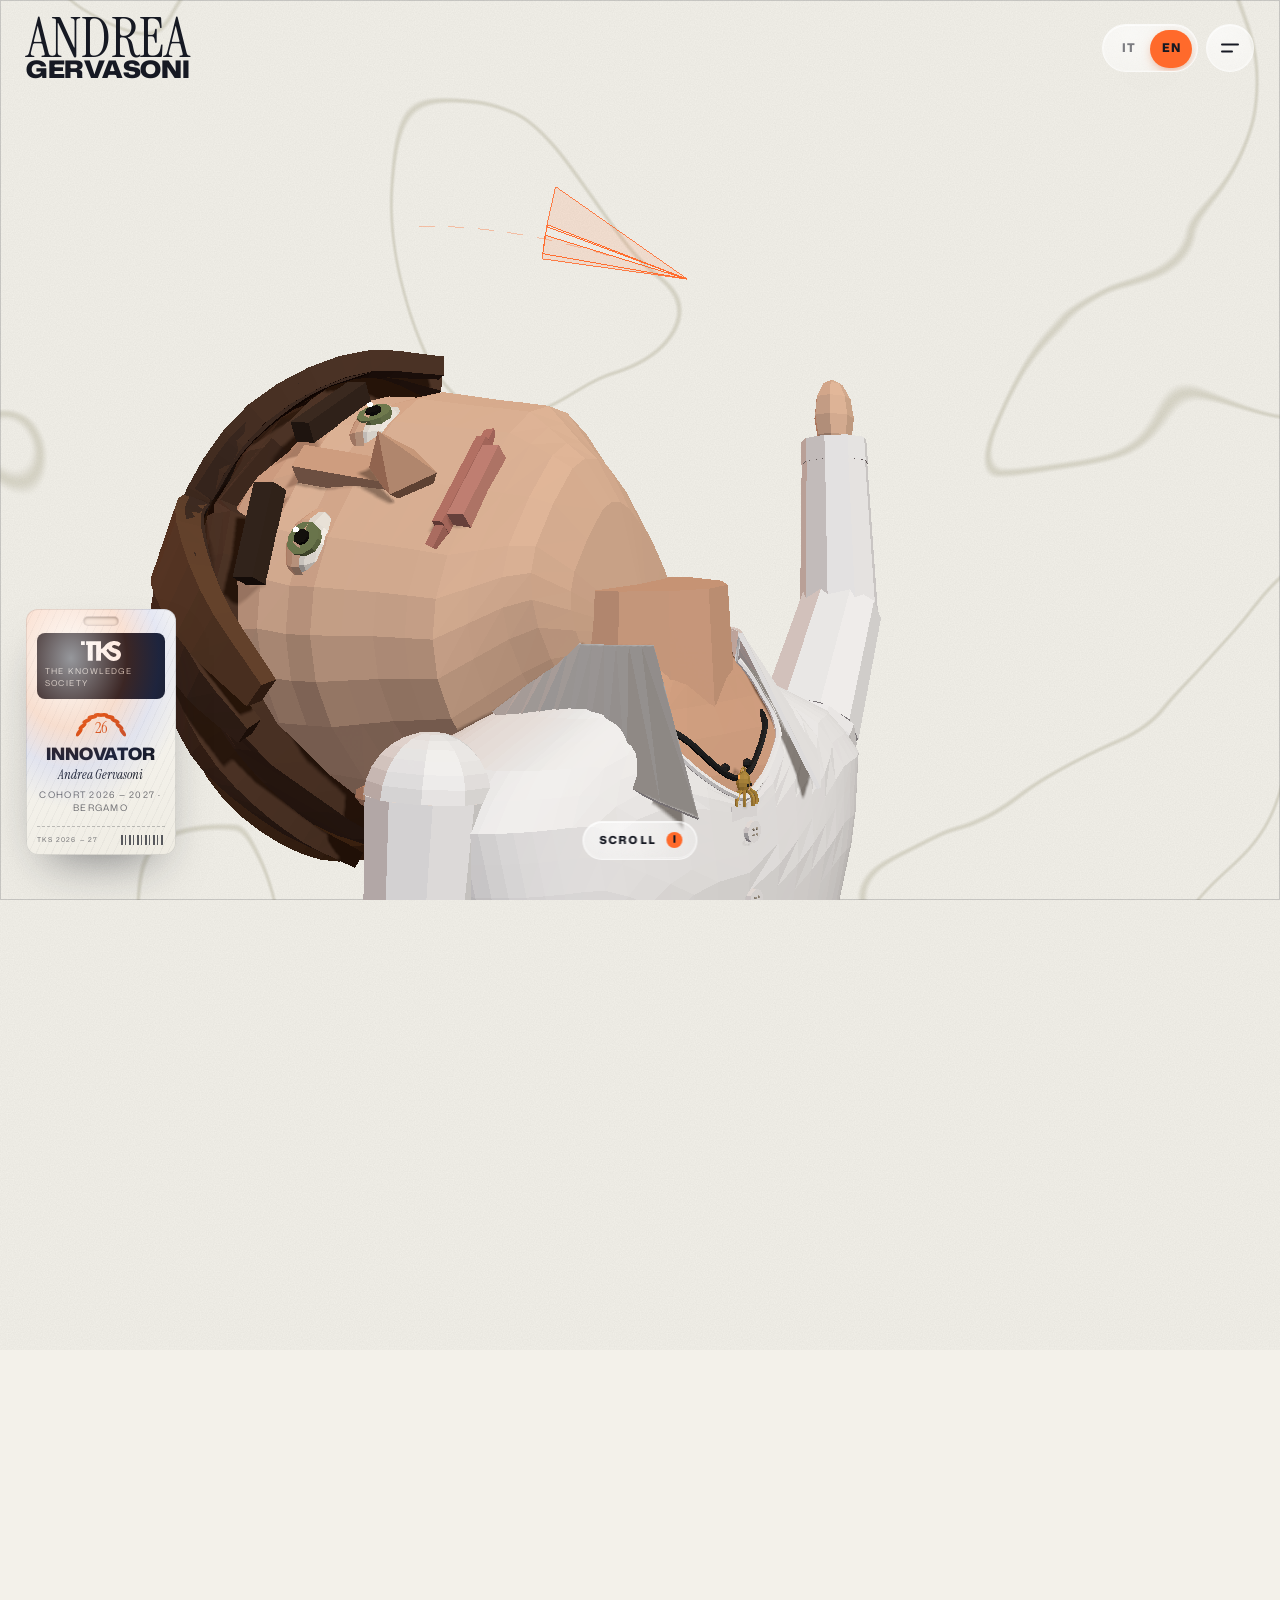
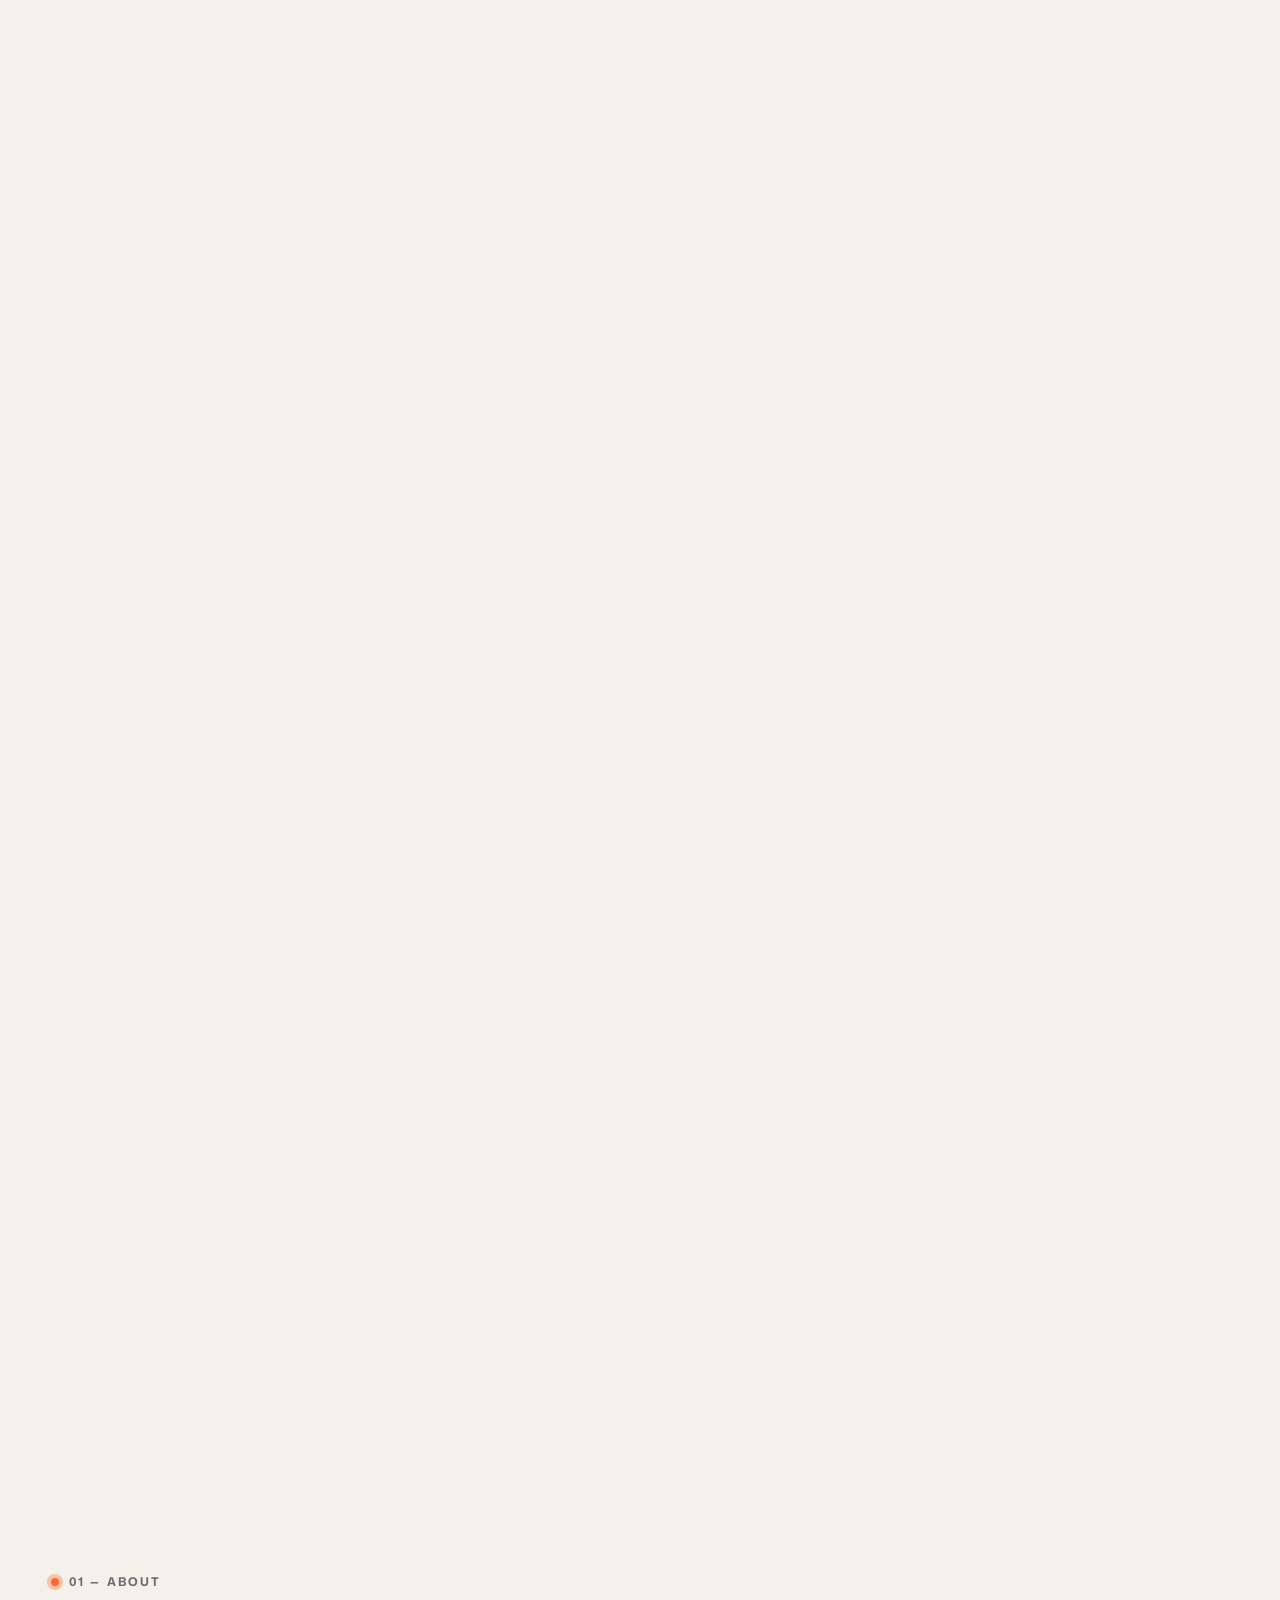
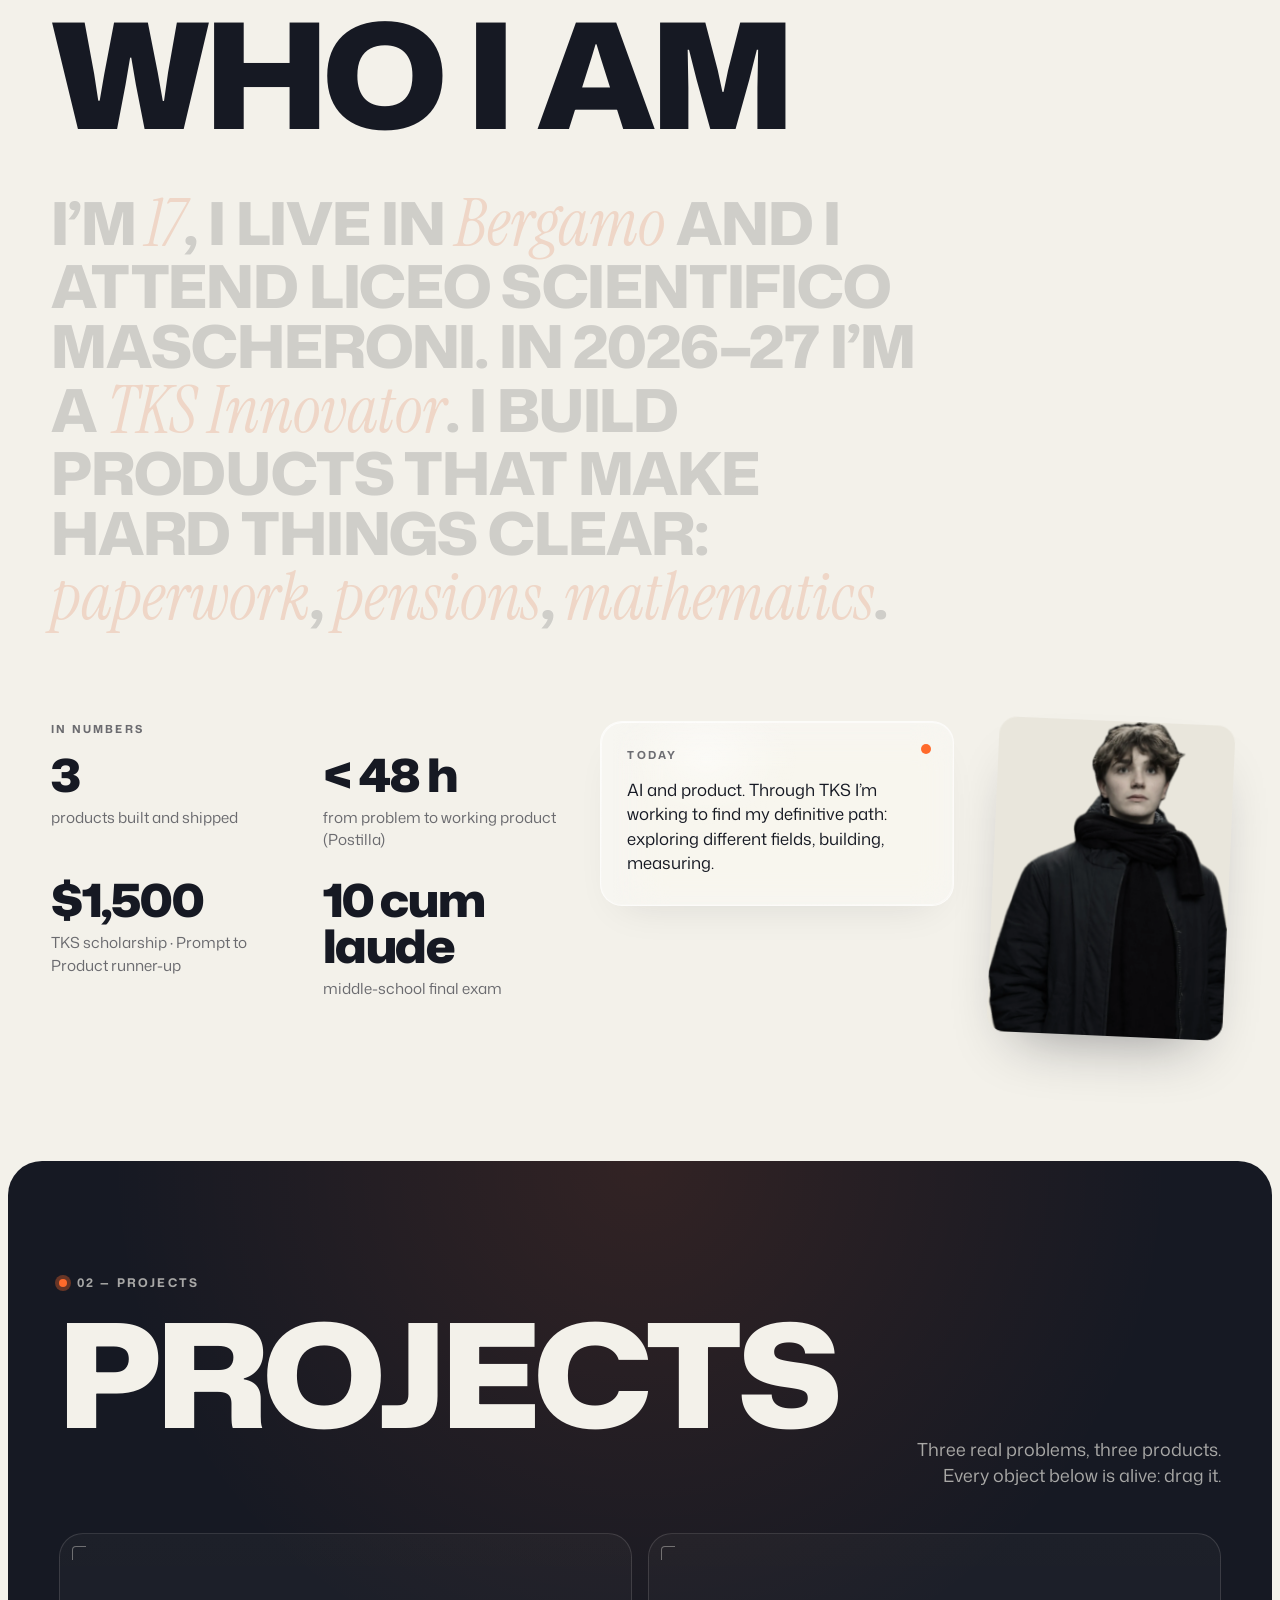
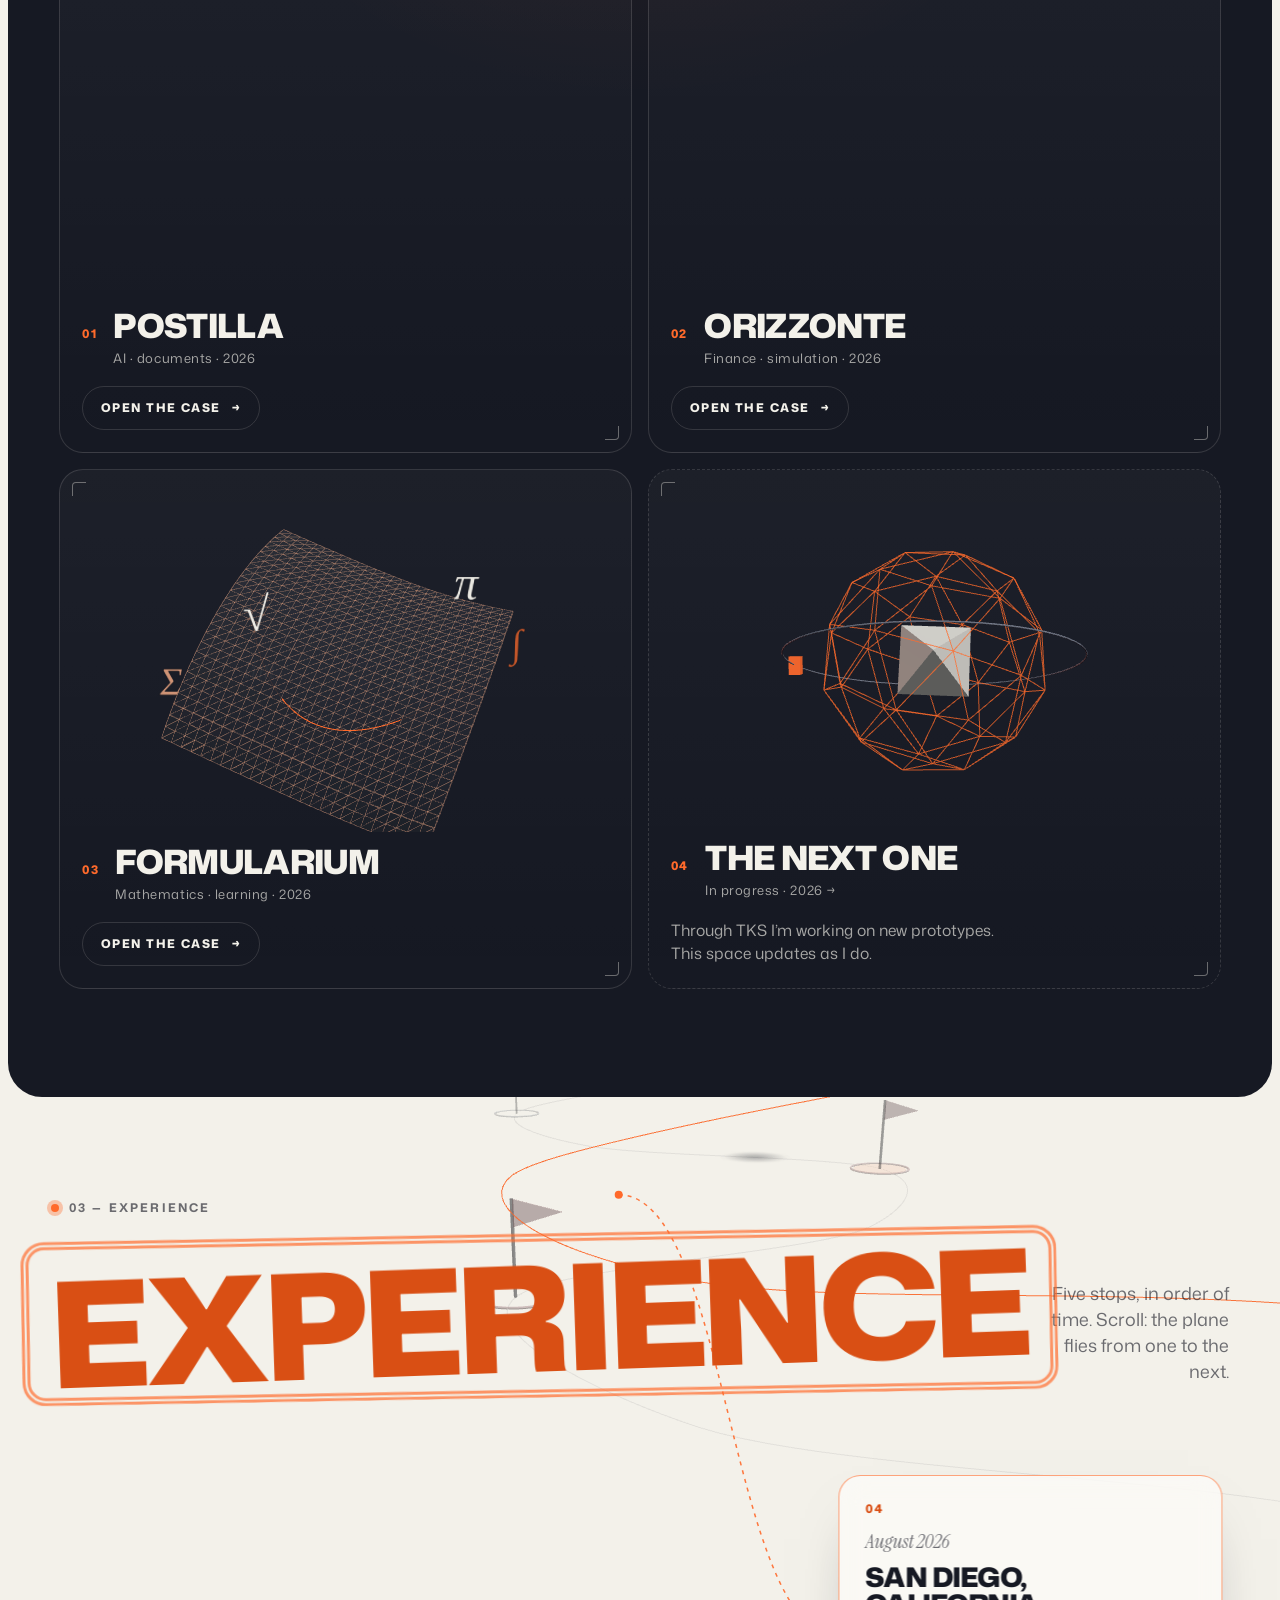
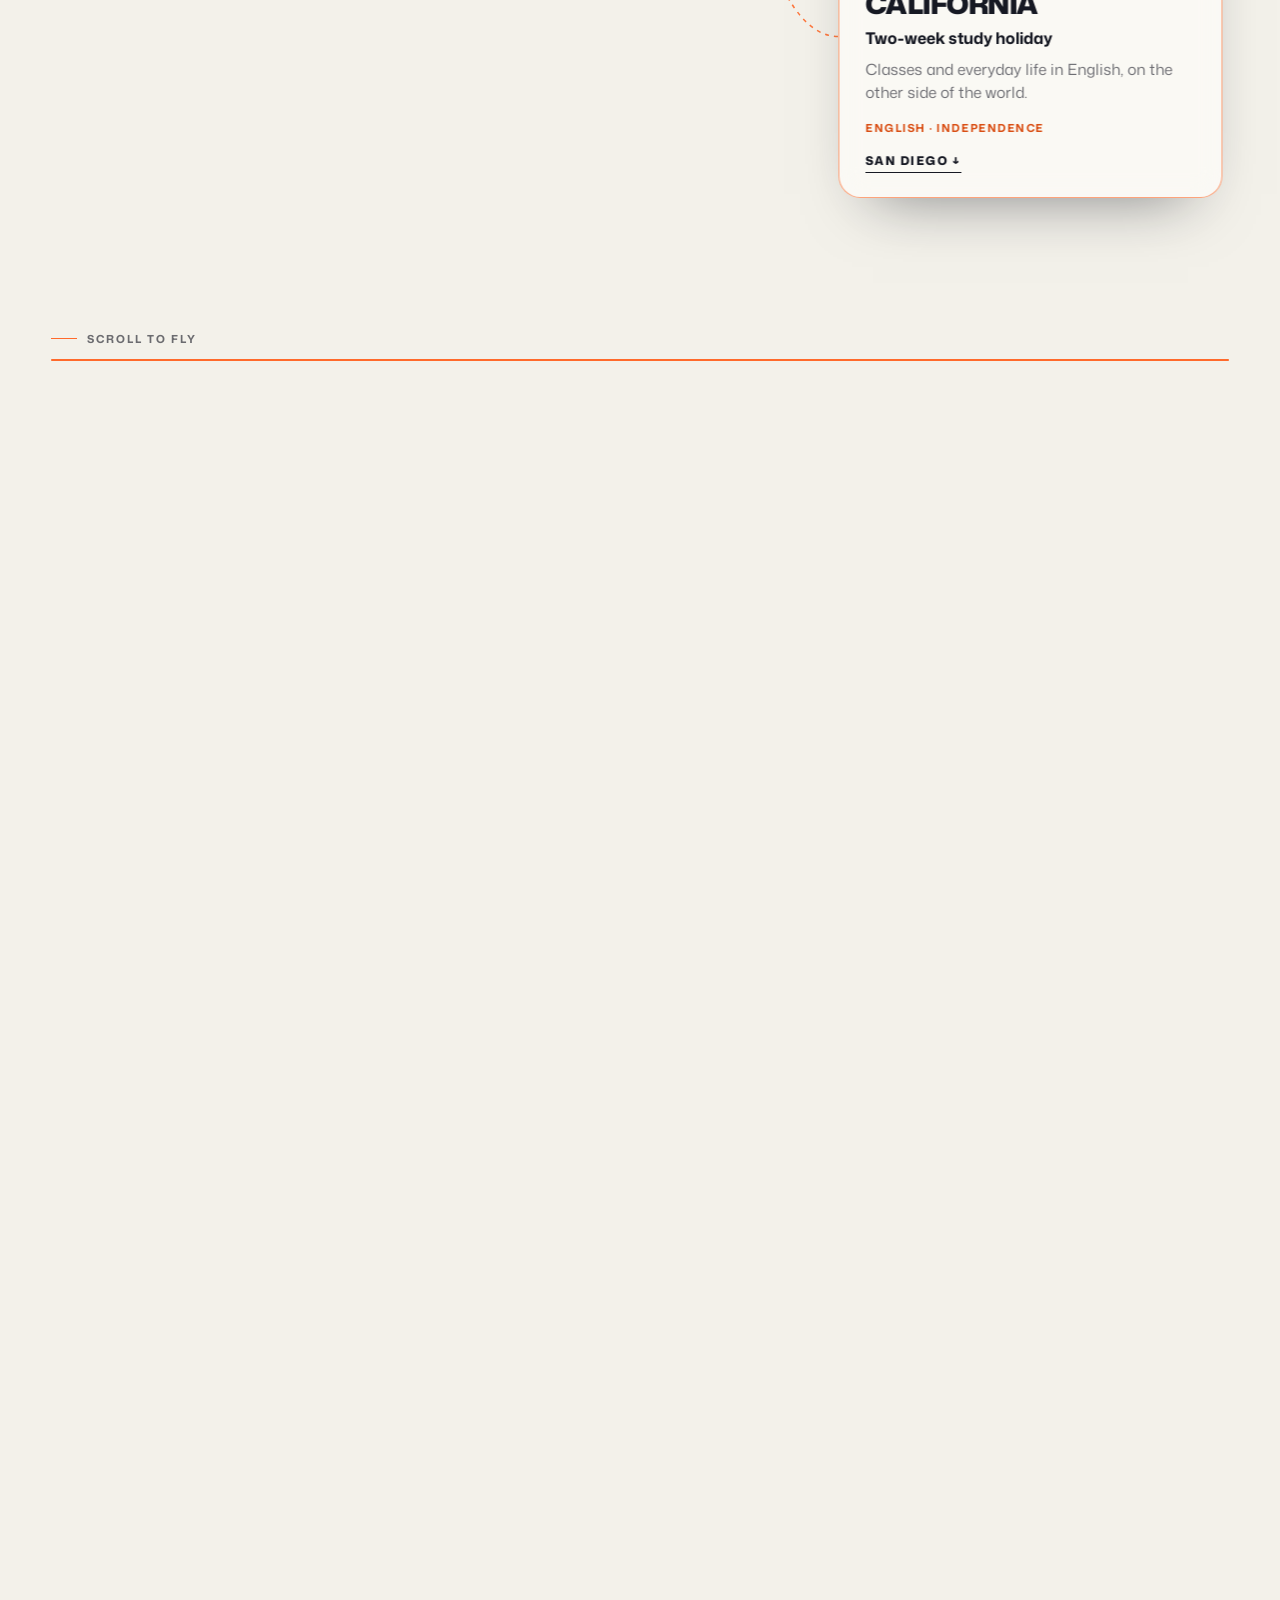
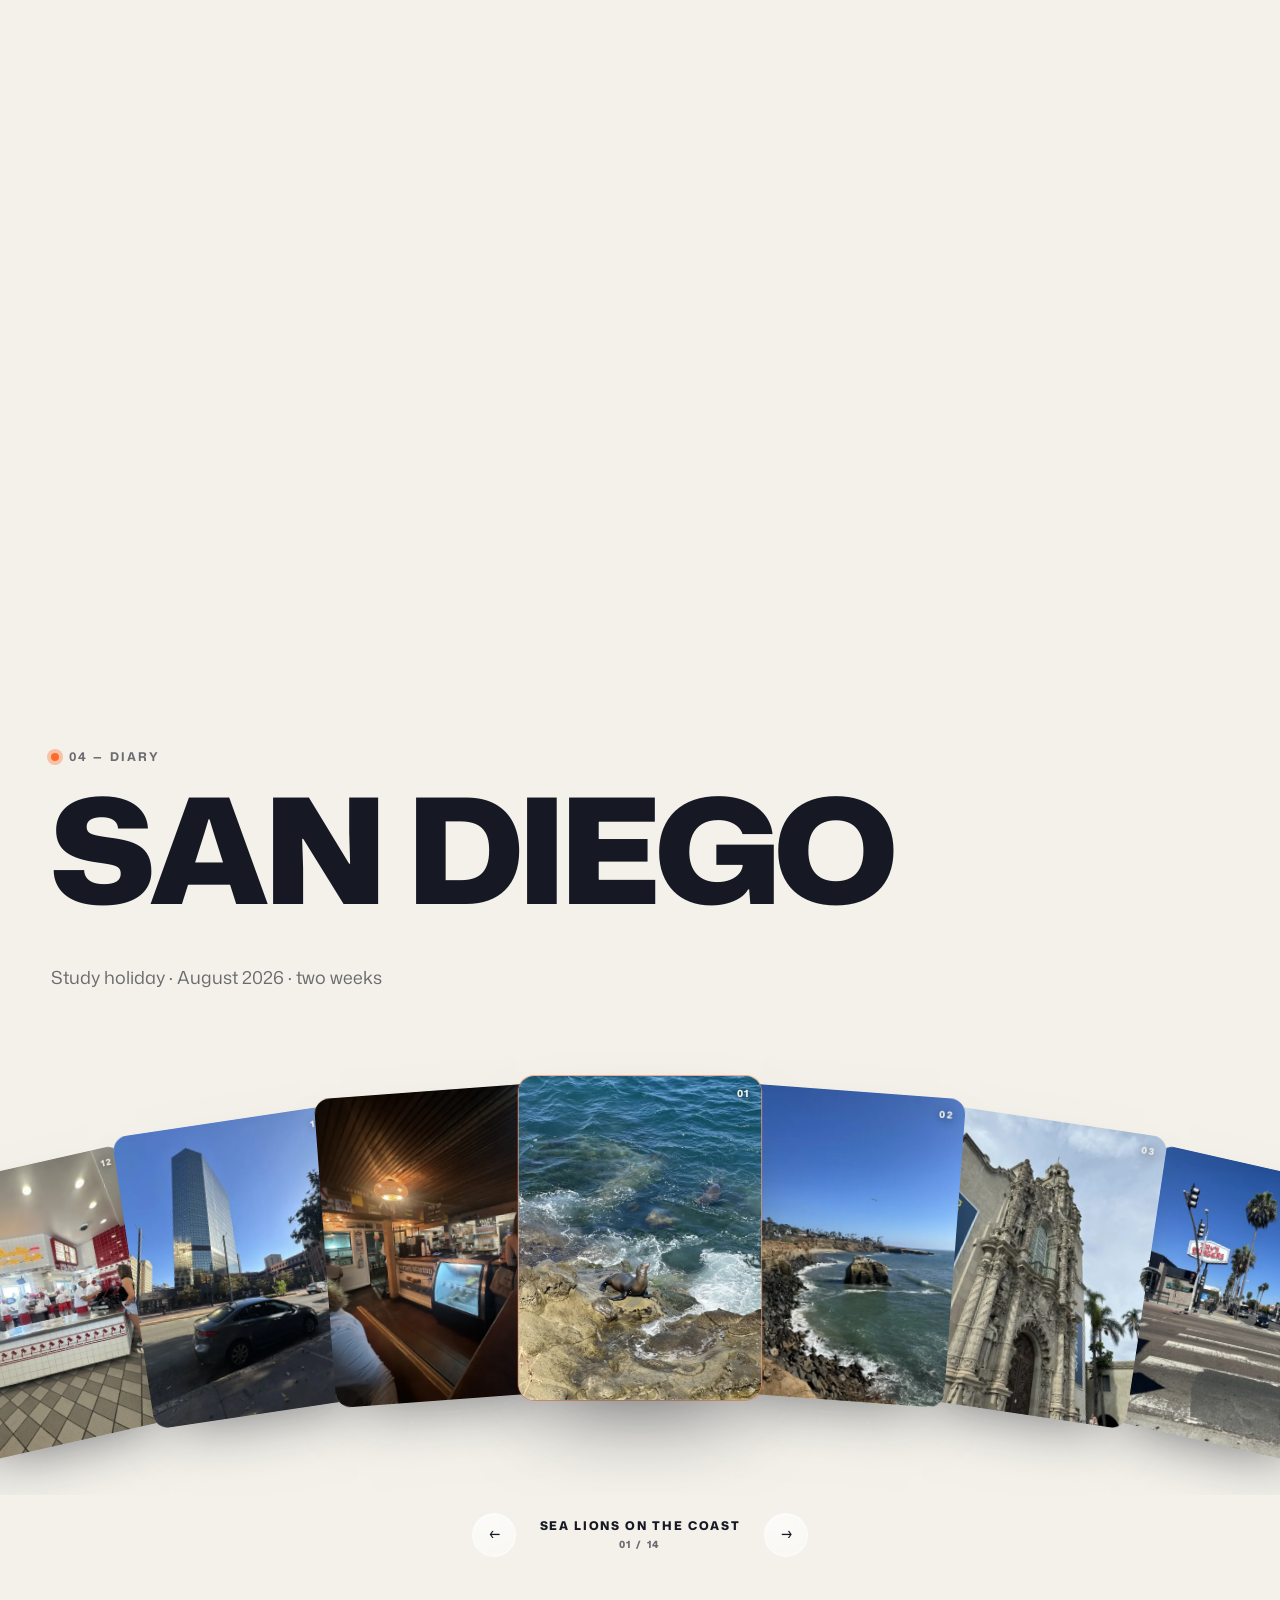
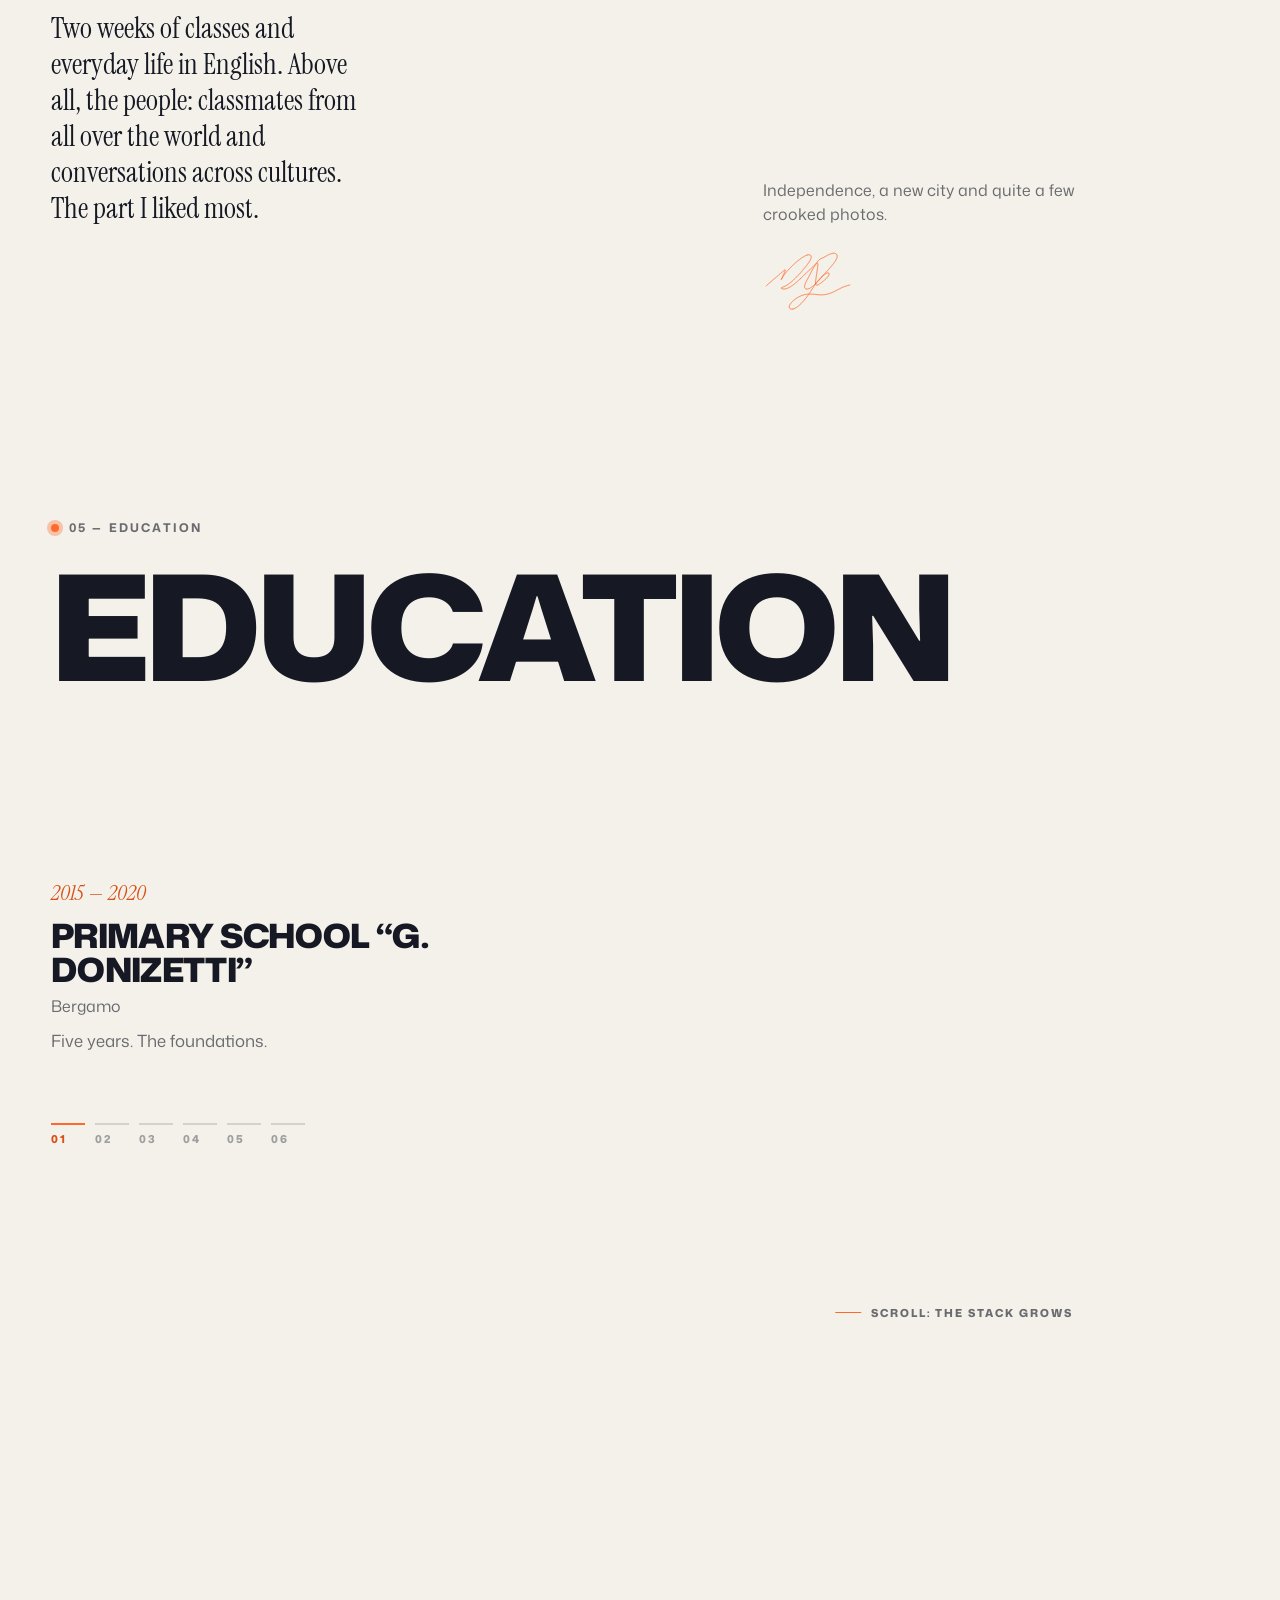
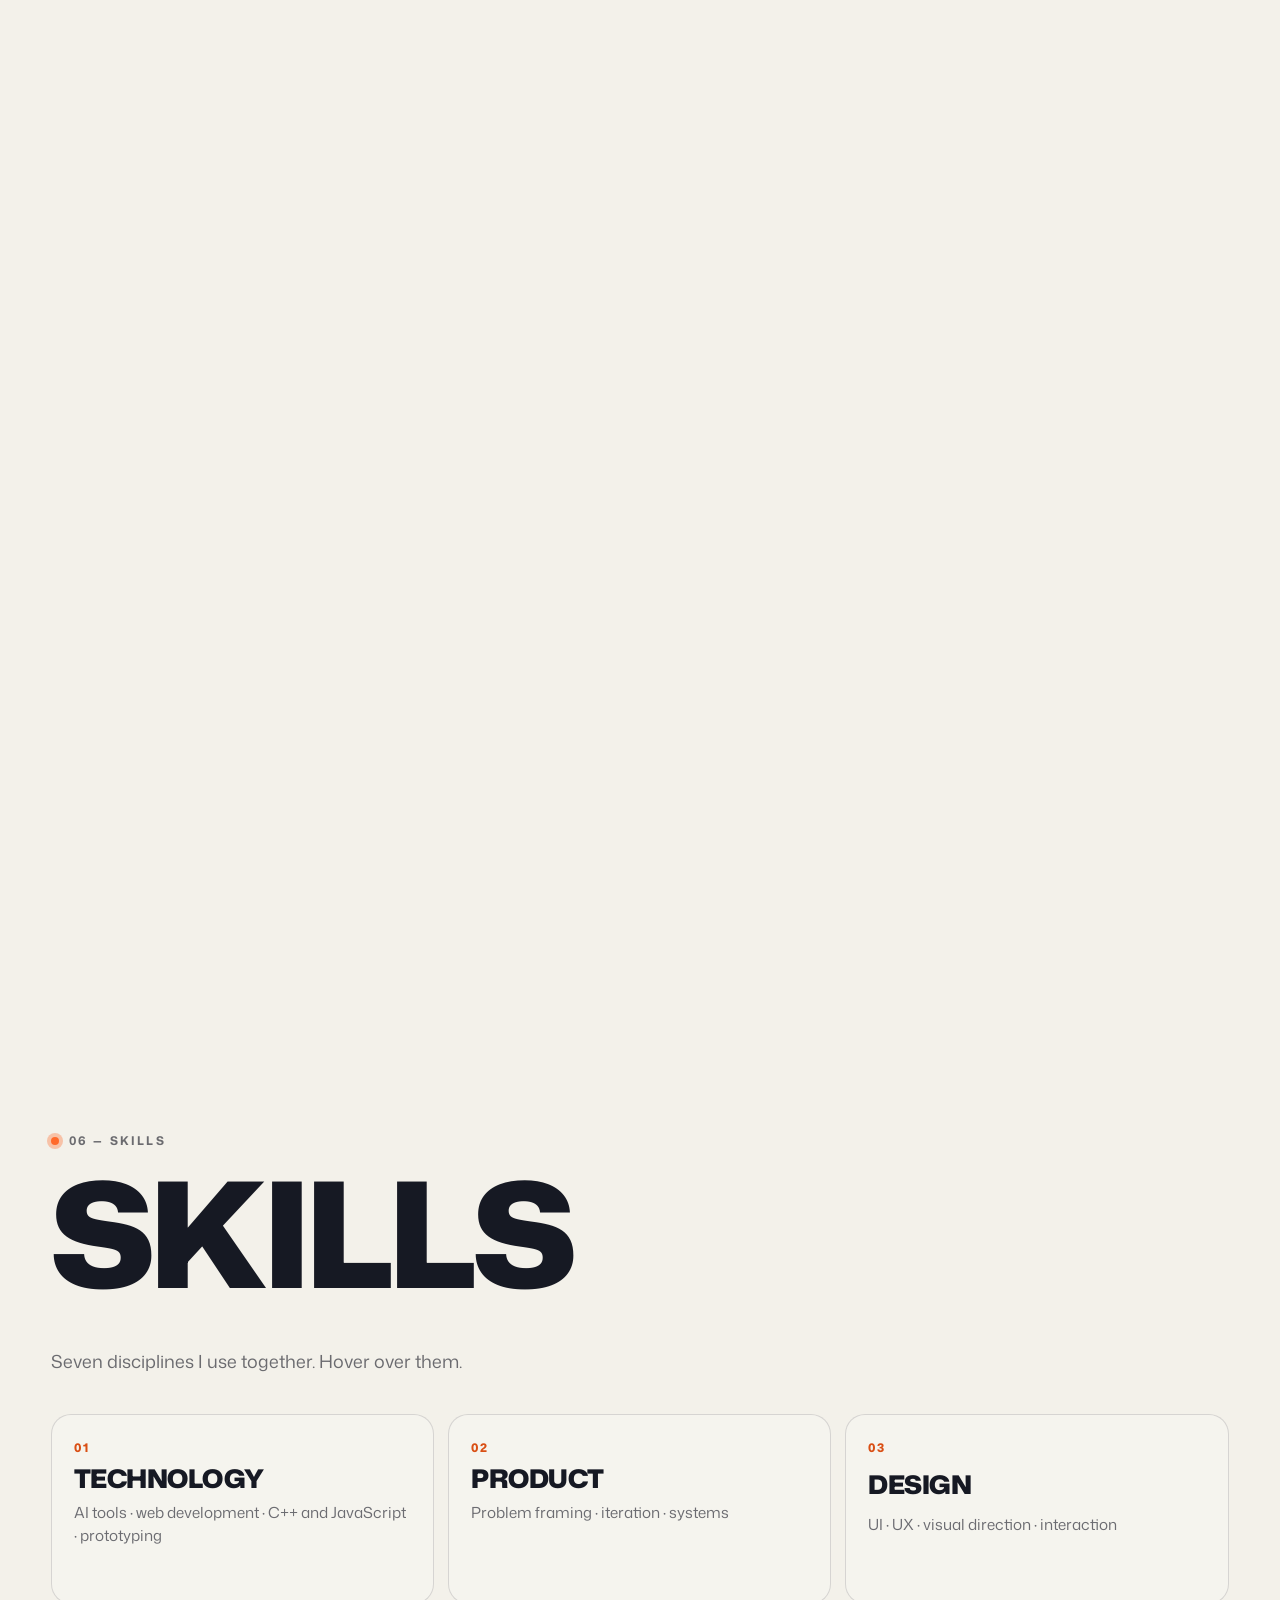
<file: sito-github/index.html>
<!doctype html>
<html lang="it">
<head>
  <meta charset="utf-8">
  <meta name="viewport" content="width=device-width, initial-scale=1, viewport-fit=cover">
  <title>Andrea Gervasoni — Studente, builder, TKS Innovator</title>
  <meta name="description" content="Andrea Gervasoni, 17 anni, Bergamo. Studente del Liceo Scientifico, TKS Innovator 2026–27. Costruisco prodotti che rendono chiare le cose difficili.">
  <meta name="theme-color" content="#f3f1ea">
  <meta property="og:title" content="Andrea Gervasoni">
  <meta property="og:description" content="Studente, builder, TKS Innovator. Bergamo.">
  <meta property="og:type" content="website">
  <meta property="og:url" content="https://andrea-gervasoni.github.io/AndreaCG-site/">
  <meta property="og:image" content="https://andrea-gervasoni.github.io/AndreaCG-site/assets/og.jpg">
  <link rel="canonical" href="https://andrea-gervasoni.github.io/AndreaCG-site/">
  <meta name="twitter:card" content="summary_large_image">
  <link rel="icon" href="assets/favicon.svg" type="image/svg+xml">
  <link rel="preconnect" href="https://fonts.googleapis.com">
  <link rel="preconnect" href="https://fonts.gstatic.com" crossorigin>
  <link href="https://fonts.googleapis.com/css2?family=Mona+Sans:ital,wdth,wght@0,75..125,200..900;1,75..125,200..900&family=Instrument+Serif:ital@0;1&display=swap" rel="stylesheet">
  <link rel="stylesheet" href="css/style.css">
  <link rel="modulepreload" href="vendor/three.module.min.js">
</head>
<body data-theme="light" data-lang="it">
  <a class="skip-link" href="#main" data-i18n="skip">Vai al contenuto</a>

  <!-- Sfondo liquido continuo: linee di livello che seguono il cursore -->
  <canvas id="field" class="field" aria-hidden="true"></canvas>
  <div class="grain" aria-hidden="true"></div>

  <!-- Schermo di caricamento -->
  <div class="boot" data-boot aria-hidden="true">
    <svg class="boot-sign" data-boot-sign viewBox="0 0 785 544"></svg>
    <span class="boot-bar"><i></i></span>
  </div>

  <header class="topbar" data-topbar>
    <a class="lockup" href="#top" data-i18n-aria="nav.home.aria" aria-label="Andrea Gervasoni, inizio">
      <svg class="lockup-svg" viewBox="0 0 150 54.5" data-lockup aria-hidden="true">
        <text data-lockup-first x="0" y="36" font-size="51.4" textLength="150" lengthAdjust="spacingAndGlyphs" class="lockup-first">ANDREA</text>
        <text data-lockup-last x="0" y="54.5" font-size="22" textLength="150" lengthAdjust="spacingAndGlyphs" class="lockup-last">GERVASONI</text>
      </svg>
      <span class="sr-only">Andrea Gervasoni</span>
    </a>
    <span></span>
    <div class="topbar-actions">
      <button class="lang-toggle glass" type="button" data-lang-toggle aria-label="Switch to English">
        <i class="lang-knob" aria-hidden="true"></i><span data-lang-opt="it">IT</span><span data-lang-opt="en">EN</span>
      </button>
      <button class="menu-btn glass" type="button" data-menu-toggle aria-expanded="false" aria-controls="menu" aria-label="Menu">
        <span></span><span></span>
      </button>
    </div>
  </header>

  <!-- Menu a schermo intero -->
  <nav class="menu" id="menu" data-menu aria-label="Menu" hidden>
    <div class="menu-panel glass-heavy">
      <ol class="menu-list">
        <li><a href="#about" data-menu-link><small>01</small><span data-i18n="nav.about">Chi sono</span></a></li>
        <li><a href="#projects" data-menu-link><small>02</small><span data-i18n="nav.projects">Progetti</span></a></li>
        <li><a href="#experience" data-menu-link><small>03</small><span data-i18n="nav.experience">Esperienze</span></a></li>
        <li><a href="#sandiego" data-menu-link><small>04</small><span data-i18n="nav.sandiego">San Diego</span></a></li>
        <li><a href="#education" data-menu-link><small>05</small><span data-i18n="nav.education">Formazione</span></a></li>
        <li><a href="#skills" data-menu-link><small>06</small><span data-i18n="nav.skills">Competenze</span></a></li>
        <li><a href="#languages" data-menu-link><small>07</small><span data-i18n="nav.languages">Lingue</span></a></li>
        <li><a href="#contact" data-menu-link><small>08</small><span data-i18n="nav.contact">Contatti</span></a></li>
      </ol>
      <div class="menu-foot">
        <a href="https://www.linkedin.com/in/andrea-gervasoni-121639375" target="_blank" rel="noreferrer">LinkedIn ↗</a>
        <a href="https://github.com/Andrea-Gervasoni" target="_blank" rel="noreferrer">GitHub ↗</a>
        <span class="menu-sign"><svg viewBox="0 0 785 544" aria-hidden="true"><use href="#signature-paths"/></svg></span>
      </div>
    </div>
  </nav>

  <main id="main">

    <!-- ============ 1. HERO + NOTA (coreografia pinnata) ============ -->
    <section class="hero" id="top" data-hero aria-label="Introduzione">
      <div class="hero-pin" data-hero-pin>

        <!-- Strato scuro dietro: compare quando il quadro si chiude -->
        <div class="note" data-note aria-hidden="true">
          <div class="marquee marquee-serif" data-marquee="-1">
            <div class="marquee-track"><span data-i18n="note.row1">Capire le cose difficili</span><span data-i18n="note.row1">Capire le cose difficili</span><span data-i18n="note.row1">Capire le cose difficili</span><span data-i18n="note.row1">Capire le cose difficili</span></div>
          </div>
          <div class="marquee marquee-sans" data-marquee="1">
            <div class="marquee-track"><span data-i18n="note.row2">BERGAMO · LICEO SCIENTIFICO · TKS INNOVATOR · STUDENTE</span><span data-i18n="note.row2">BERGAMO · LICEO SCIENTIFICO · TKS INNOVATOR · STUDENTE</span><span data-i18n="note.row2">BERGAMO · LICEO SCIENTIFICO · TKS INNOVATOR · STUDENTE</span><span data-i18n="note.row2">BERGAMO · LICEO SCIENTIFICO · TKS INNOVATOR · STUDENTE</span></div>
          </div>
        </div>

        <!-- Il quadro chiaro che si chiude scorrendo -->
        <div class="panel" data-panel>
          <div class="avatar-stage" data-avatar-stage>
            <canvas id="avatar" class="avatar" role="img" aria-label="Ritratto 3D low-poly di Andrea che segue il cursore" data-i18n-aria="hero.avatar.aria"></canvas>
          </div>
          <div class="hero-ui" data-hero-ui>
            <h1 class="sr-only">Andrea Gervasoni</h1>
            <div class="badge" data-badge role="img" aria-label="TKS Innovator 2026–2027" data-i18n-aria="badge.aria">
              <span class="badge-card">
                <span class="badge-face badge-front">
                  <i class="badge-hole"></i>
                  <span class="badge-head"><img src="assets/tks-logo.svg" alt="TKS" width="500" height="255"><em data-i18n="badge.program">The Knowledge Society</em></span>
                  <svg class="badge-laurel" viewBox="0 0 120 70" aria-hidden="true">
                    <g fill="currentColor"><g id="bl"><ellipse cx="20" cy="52" rx="9" ry="3.6" transform="rotate(-55 20 52)"/><ellipse cx="26" cy="41" rx="9" ry="3.6" transform="rotate(-40 26 41)"/><ellipse cx="34" cy="31" rx="9" ry="3.6" transform="rotate(-25 34 31)"/><ellipse cx="44" cy="24" rx="9" ry="3.6" transform="rotate(-10 44 24)"/><ellipse cx="55" cy="20" rx="8" ry="3.4" transform="rotate(4 55 20)"/></g><use href="#bl" transform="matrix(-1 0 0 1 120 0)"/></g>
                    <text x="60" y="54" text-anchor="middle" font-family="Instrument Serif, Georgia, serif" font-size="30" fill="currentColor">26</text>
                  </svg>
                  <strong data-i18n="badge.role">Innovator</strong>
                  <span class="badge-name">Andrea Gervasoni</span>
                  <span class="badge-cohort" data-i18n="badge.cohort">Coorte 2026 — 2027 · Bergamo</span>
                  <span class="badge-foot"><small data-i18n="badge.flip">TKS 2026 — 27</small><i class="badge-stripe"></i></span>
                </span>
              </span>
            </div>
            <p class="hero-scroll glass"><span data-i18n="hero.scroll">Scorri</span><i></i></p>
          </div>
        </div>

        <!-- La firma che si scrive sopra il quadro -->
        <svg class="signature" data-signature viewBox="0 0 785 544" aria-hidden="true"></svg>
      </div>
    </section>

    <!-- ============ 2. CHI SONO ============ -->
    <section class="section about" id="about" data-theme-section="dark">
      <div class="wrap">
        <p class="kicker" data-i18n="about.kicker">01 — Chi sono</p>
        <h2 class="title" data-title="particles" data-i18n="about.title">CHI SONO</h2>
        <p class="statement" data-reveal-words data-i18n-html="about.statement">Ho <em>17 anni</em>, vivo a <em>Bergamo</em> e frequento il Liceo Scientifico Mascheroni. Nel 2026–27 sono <em>TKS Innovator</em>. Costruisco prodotti che rendono chiare le cose difficili: <em>burocrazia</em>, <em>pensioni</em>, <em>matematica</em>.</p>
      </div>
      <div class="wrap about-grid" data-theme-switch="light">
        <div class="facts">
          <p class="label" data-i18n="about.facts.label">In numeri</p>
          <dl>
            <div><dt data-i18n="about.fact1.n">3</dt><dd data-i18n="about.fact1.l">prodotti costruiti e pubblicati</dd></div>
            <div><dt data-i18n="about.fact2.n">&lt; 48 h</dt><dd data-i18n="about.fact2.l">da problema a prodotto funzionante (Postilla)</dd></div>
            <div><dt data-i18n="about.fact3.n">$1.500</dt><dd data-i18n="about.fact3.l">borsa di studio TKS · runner-up Prompt to Product</dd></div>
            <div><dt data-i18n="about.fact4.n">10 e lode</dt><dd data-i18n="about.fact4.l">esame di terza media</dd></div>
          </dl>
        </div>
        <aside class="focus glass">
          <p class="label" data-i18n="about.focus.label">Oggi</p>
          <p data-i18n="about.focus">AI e prodotto. Con TKS sto lavorando per trovare la mia strada definitiva: esploro ambiti diversi, costruisco, misuro.</p>
          <span class="focus-dot" aria-hidden="true"></span>
        </aside>
        <figure class="about-photo" aria-hidden="true">
          <img src="assets/andrea.webp" width="992" height="1350" alt="" loading="lazy" decoding="async">
        </figure>
      </div>
    </section>

    <!-- ============ 3. PROGETTI (libreria scura, oggetti 3D) ============ -->
    <section class="section projects" id="projects" data-dark-block>
      <div class="wrap projects-head">
        <div>
          <p class="kicker" data-i18n="projects.kicker">02 — Progetti</p>
          <h2 class="title" data-title="flap" data-i18n="projects.title">PROGETTI</h2>
        </div>
        <p class="lead" data-i18n="projects.intro">Tre problemi reali, tre prodotti. Ogni oggetto qui sotto è vivo: trascinalo.</p>
      </div>
      <div class="wrap projects-grid" data-projects-grid>
        <canvas class="objects-canvas" data-objects-canvas aria-hidden="true"></canvas>

        <article class="pcard" data-project="postilla">
          <div class="pcard-obj" data-object="postilla"></div>
          <div class="pcard-meta">
            <span class="pcard-n">01</span>
            <h3 data-i18n="p1.name">Postilla</h3>
            <p><span data-i18n="p1.type">AI · documenti</span> · <span data-i18n="p1.year">2026</span></p>
          </div>
          <button class="pcard-open" type="button" data-open-project="postilla"><span data-i18n="projects.open">Apri la scheda</span><i>→</i></button>
        </article>

        <article class="pcard" data-project="orizzonte">
          <div class="pcard-obj" data-object="orizzonte"></div>
          <div class="pcard-meta">
            <span class="pcard-n">02</span>
            <h3 data-i18n="p2.name">Orizzonte</h3>
            <p><span data-i18n="p2.type">Finanza · simulazione</span> · <span data-i18n="p2.year">2026</span></p>
          </div>
          <button class="pcard-open" type="button" data-open-project="orizzonte"><span data-i18n="projects.open">Apri la scheda</span><i>→</i></button>
        </article>

        <article class="pcard" data-project="formularium">
          <div class="pcard-obj" data-object="formularium"></div>
          <div class="pcard-meta">
            <span class="pcard-n">03</span>
            <h3 data-i18n="p3.name">Formularium</h3>
            <p><span data-i18n="p3.type">Matematica · didattica</span> · <span data-i18n="p3.year">2026</span></p>
          </div>
          <button class="pcard-open" type="button" data-open-project="formularium"><span data-i18n="projects.open">Apri la scheda</span><i>→</i></button>
        </article>

        <article class="pcard pcard-next" data-project="next">
          <div class="pcard-obj" data-object="next"></div>
          <div class="pcard-meta">
            <span class="pcard-n">04</span>
            <h3 data-i18n="p4.name">Il prossimo</h3>
            <p><span data-i18n="p4.type">In costruzione</span> · <span data-i18n="p4.year">2026 →</span></p>
          </div>
          <p class="pcard-note" data-i18n="p4.deck">Con TKS sto lavorando a nuovi prototipi. Questo spazio si aggiorna con me.</p>
        </article>
      </div>
    </section>

    <!-- Scheda progetto (dialog) -->
    <div class="pdialog" data-pdialog role="dialog" aria-modal="true" aria-labelledby="pdialog-title" hidden>
      <div class="pdialog-backdrop" data-pdialog-close></div>
      <div class="pdialog-panel glass-heavy">
        <button class="pdialog-close glass" type="button" data-pdialog-close aria-label="Chiudi" data-i18n-aria="projects.close">×</button>
        <div class="pdialog-obj" data-pdialog-obj><small data-i18n="projects.drag">Trascina per ruotare</small></div>
        <div class="pdialog-body">
          <p class="kicker" data-pd="tag"></p>
          <h3 id="pdialog-title" data-pd="name"></h3>
          <p class="pdialog-deck" data-pd="deck"></p>
          <dl class="pdialog-facts" data-pd="facts"></dl>
          <div class="pdialog-links" data-pd="links"></div>
        </div>
      </div>
    </div>

    <!-- ============ 4. ESPERIENZE (il percorso: un volo sopra la mappa) ============ -->
    <section class="section experience" id="experience" data-experience>
      <div class="exp-pin">
        <canvas class="flight-canvas" data-flight-canvas aria-hidden="true"></canvas>
        <div class="wrap exp-head">
          <p class="kicker" data-i18n="exp.kicker">03 — Esperienze</p>
          <h2 class="title" data-title="stamp" data-i18n="exp.title">ESPERIENZE</h2>
          <p class="lead" data-i18n="exp.intro">Cinque tappe, in ordine di tempo. Scorri: l’aereo vola da una all’altra.</p>
        </div>
        <div class="exp-cards" data-exp-cards>
          <article class="xcard" data-stop="0">
            <span class="xcard-n">01</span>
            <time data-i18n="e1.date">Marzo 2025</time>
            <h3 data-i18n="e1.org">BABLE</h3>
            <p class="xcard-role" data-i18n="e1.role">Articolo per il magazine digitale di Bergamo</p>
            <p data-i18n="e1.desc">Ricerca, scrittura e revisione di un pezzo per un pubblico giovane e curioso.</p>
            <small data-i18n="e1.tag">Ricerca · scrittura</small>
          </article>
          <article class="xcard" data-stop="1">
            <span class="xcard-n">02</span>
            <time data-i18n="e2.date">Aprile 2026</time>
            <h3 data-i18n="e2.org">NN Editore</h3>
            <p class="xcard-role" data-i18n="e2.role">Scheda libro professionale</p>
            <p data-i18n="e2.desc">Lettura critica, struttura editoriale e sintesi per una casa editrice.</p>
            <small data-i18n="e2.tag">Analisi · editoria</small>
          </article>
          <article class="xcard" data-stop="2">
            <span class="xcard-n">03</span>
            <time data-i18n="e3.date">Giugno 2026</time>
            <h3 data-i18n="e3.org">Obton · Casei Gerola</h3>
            <p class="xcard-role" data-i18n="e3.role">Visita tecnica a un impianto fotovoltaico</p>
            <p data-i18n="e3.desc">Raccolta e analisi dei dati di campo sul funzionamento e la resa dell’impianto.</p>
            <small data-i18n="e3.tag">Energia · dati reali</small>
          </article>
          <article class="xcard" data-stop="3">
            <span class="xcard-n">04</span>
            <time data-i18n="e4.date">Agosto 2026</time>
            <h3 data-i18n="e4.org">San Diego, California</h3>
            <p class="xcard-role" data-i18n="e4.role">Vacanza studio di due settimane</p>
            <p data-i18n="e4.desc">Corso e vita quotidiana in inglese, dall’altra parte del mondo.</p>
            <small data-i18n="e4.tag">Inglese · autonomia</small>
            <a class="xcard-link" href="#sandiego"><span data-i18n="nav.sandiego">San Diego</span> ↓</a>
          </article>
          <article class="xcard xcard-now" data-stop="4">
            <span class="xcard-n">05</span>
            <time data-i18n="e5.date">Set 2026 — Giu 2027</time>
            <h3 data-i18n="e5.org">TKS · The Knowledge Society</h3>
            <p class="xcard-role" data-i18n="e5.role">Innovator</p>
            <p data-i18n="e5.desc">Dieci mesi su tecnologie emergenti con progetti reali. Qui sto lavorando per trovare la mia strada definitiva.</p>
            <small data-i18n="e5.tag">AI · prodotto · community globale</small>
          </article>
        </div>
        <div class="exp-foot" aria-hidden="true">
          <span class="exp-legend"><i></i><b data-i18n="exp.legend">Scorri per volare</b></span>
          <div class="exp-progress"><i data-exp-progress></i></div>
        </div>
      </div>
    </section>

    <!-- ============ 5. SAN DIEGO (carosello a ventaglio) ============ -->
    <section class="section diary" id="sandiego" data-diary>
      <div class="wrap diary-head">
        <p class="kicker" data-i18n="sd.kicker">04 — Diario</p>
        <h2 class="title" data-title="wave" data-i18n="sd.title">SAN DIEGO</h2>
        <p class="lead" data-i18n="sd.sub">Vacanza studio · agosto 2026 · due settimane</p>
      </div>
      <div class="fan" data-fan tabindex="0" aria-roledescription="carosello" aria-label="Foto da San Diego">
        <div class="fan-stage" data-fan-stage></div>
        <div class="fan-bar">
          <button class="fan-btn glass" type="button" data-fan-prev aria-label="Foto precedente" data-i18n-aria="sd.prev">←</button>
          <p class="fan-caption"><span data-fan-caption></span><small data-fan-counter>01 / 14</small></p>
          <button class="fan-btn glass" type="button" data-fan-next aria-label="Foto successiva" data-i18n-aria="sd.next">→</button>
        </div>
      </div>
      <div class="wrap diary-words">
        <p class="diary-quote" data-i18n="sd.quote">Due settimane di corso e vita quotidiana in inglese. Ma soprattutto le persone: compagni arrivati da tutto il mondo e conversazioni tra culture diverse. È la parte che mi è piaciuta di più.</p>
        <p class="diary-note" data-i18n="sd.quote2">Autonomia, una città nuova e parecchie foto storte.</p>
        <svg class="diary-sign" viewBox="0 0 785 544" aria-hidden="true"><use href="#signature-paths"/></svg>
      </div>
    </section>

    <!-- ============ 6. FORMAZIONE (la pila di libri) ============ -->
    <section class="section education" id="education" data-education>
      <div class="edu-pin">
        <div class="wrap edu-grid">
          <div class="edu-head">
            <p class="kicker" data-i18n="edu.kicker">05 — Formazione</p>
            <h2 class="title" data-title="chalk" data-i18n="edu.title">FORMAZIONE</h2>
          </div>
          <div class="edu-text">
            <ol class="edu-list" data-edu-list>
              <li class="edu-item" data-step="0">
                <span class="edu-when" data-i18n="ed1.when">2015 — 2020</span>
                <div><h3 data-i18n="ed1.what">Scuola primaria “G. Donizetti”</h3><p data-i18n="ed1.where">Bergamo</p></div>
                <p class="edu-note" data-i18n="ed1.note">Cinque anni. Le basi.</p>
              </li>
              <li class="edu-item" data-step="1">
                <span class="edu-when" data-i18n="ed2.when">2020 — 2023</span>
                <div><h3 data-i18n="ed2.what">Scuola media “S. Alessandro”</h3><p data-i18n="ed2.where">Bergamo</p></div>
                <p class="edu-note" data-i18n="ed2.note">Esame di Stato: 10 e lode.</p>
              </li>
              <li class="edu-item" data-step="2">
                <span class="edu-when" data-i18n="ed3.when">2023 — oggi</span>
                <div><h3 data-i18n="ed3.what">Liceo Scientifico “Lorenzo Mascheroni”</h3><p data-i18n="ed3.where">Scienze Applicate · Bergamo · in corso</p></div>
                <p class="edu-note" data-i18n="ed3.note">Informatica, matematica, fisica, scienze naturali.</p>
              </li>
              <li class="edu-item" data-step="3">
                <span class="edu-when" data-i18n="ed4.when">2026 — 2027</span>
                <div><h3 data-i18n="ed4.what">The Knowledge Society</h3><p data-i18n="ed4.where">TKS Innovator · dieci mesi, in parallelo al liceo</p></div>
                <p class="edu-note" data-i18n="ed4.note">Apprendimento per sfide, pensiero di prodotto, community internazionale.</p>
              </li>
              <li class="edu-item edu-cert" data-step="4">
                <span class="edu-when" data-i18n="ed5.when">Certificazione</span>
                <div><h3 data-i18n="ed5.what">Cambridge English B1 Preliminary</h3><p data-i18n="ed5.where">Cambridge Assessment English</p></div>
                <p class="edu-note" data-i18n="ed5.note">Conseguita. Prossimo obiettivo: C1.</p>
              </li>
              <li class="edu-item edu-next" data-step="5">
                <span class="edu-when" data-i18n="ed6.when">Prossimo volume</span>
                <div><h3 data-i18n="ed6.what">Università</h3><p data-i18n="ed6.where">Ancora da scrivere</p></div>
                <p class="edu-note" data-i18n="ed6.note">La meta di tutto questo percorso.</p>
              </li>
            </ol>
            <ol class="edu-index" data-edu-index aria-hidden="true">
              <li>01</li><li>02</li><li>03</li><li>04</li><li>05</li><li>06</li>
            </ol>
          </div>
          <div class="edu-stage">
            <canvas class="edu-canvas" data-edu-canvas aria-hidden="true"></canvas>
            <p class="edu-hint" aria-hidden="true"><i></i><span data-i18n="edu.hint">Scorri: la pila cresce</span></p>
          </div>
        </div>
      </div>
    </section>

    <!-- ============ 7. COMPETENZE ============ -->
    <section class="section skills" id="skills">
      <div class="wrap">
        <p class="kicker" data-i18n="sk.kicker">06 — Competenze</p>
        <h2 class="title" data-title="orbit" data-i18n="sk.title">COMPETENZE</h2>
        <p class="lead" data-i18n="sk.intro">Sette discipline che uso insieme. Passaci sopra.</p>
        <ul class="skill-list" data-skills>
          <li class="skill" data-rise><span>01</span><h3 data-i18n="s1.n">Tecnologia</h3><p data-i18n="s1.d">Strumenti AI · sviluppo web · C++ e JavaScript · prototipi</p><em data-i18n="s1.h">Trasformare una domanda in qualcosa che si può provare.</em></li>
          <li class="skill" data-rise><span>02</span><h3 data-i18n="s2.n">Prodotto</h3><p data-i18n="s2.d">Definizione del problema · iterazione · sistemi</p><em data-i18n="s2.h">Trovare l’attrito, inquadrarlo bene, migliorare con metodo.</em></li>
          <li class="skill" data-rise><span>03</span><h3 data-i18n="s3.n">Design</h3><p data-i18n="s3.d">UI · UX · direzione visiva · interazione</p><em data-i18n="s3.h">Rendere ciò che è utile chiaro e piacevole da usare.</em></li>
          <li class="skill" data-rise><span>04</span><h3 data-i18n="s4.n">Business</h3><p data-i18n="s4.d">Imprenditorialità · pitch · persuasione</p><em data-i18n="s4.h">Dare a un’idea una ragione per esistere oltre il prototipo.</em></li>
          <li class="skill" data-rise><span>05</span><h3 data-i18n="s5.n">Leadership</h3><p data-i18n="s5.d">Iniziativa · presentazione · coinvolgimento</p><em data-i18n="s5.h">Portare le persone dentro il ragionamento, non solo alla risposta.</em></li>
          <li class="skill" data-rise><span>06</span><h3 data-i18n="s6.n">Analisi</h3><p data-i18n="s6.d">Matematica · fisica · decisioni basate sui dati</p><em data-i18n="s6.h">Usare i numeri per mettere alla prova un’intuizione.</em></li>
          <li class="skill" data-rise><span>07</span><h3 data-i18n="s7.n">Comunicazione</h3><p data-i18n="s7.d">Ricerca · scrittura · chiarezza</p><em data-i18n="s7.h">Rendere leggibili le idee complesse a chi ne ha bisogno.</em></li>
        </ul>
      </div>
    </section>

    <!-- ============ 8. LINGUE ============ -->
    <section class="section languages" id="languages">
      <div class="wrap">
        <p class="kicker" data-i18n="lang.kicker">07 — Lingue</p>
        <h2 class="title" data-title="morph" data-i18n="lang.title">LINGUE</h2>
        <ul class="lang-list">
          <li class="lang" data-rise><b>IT</b><div><h3 data-i18n="l1.n">Italiano</h3><p data-i18n="l1.note">Leggo, scrivo, discuto. Anche troppo.</p></div><span data-i18n="l1.l">Madrelingua</span><i style="--pct:100%"></i></li>
          <li class="lang" data-rise><b>EN</b><div><h3 data-i18n="l2.n">Inglese</h3><p data-i18n="l2.note">Cambridge B1 Preliminary certificato · obiettivo C1</p></div><span data-i18n="l2.l">B2 in uso</span><i style="--pct:66%"></i></li>
          <li class="lang" data-rise><b>ES</b><div><h3 data-i18n="l3.n">Spagnolo</h3><p data-i18n="l3.note">Base</p></div><span data-i18n="l3.l">A1</span><i style="--pct:22%"></i></li>
          <li class="lang" data-rise><b>中</b><div><h3 data-i18n="l4.n">Cinese</h3><p data-i18n="l4.note">Una passione da sempre</p></div><span data-i18n="l4.l">A1</span><i style="--pct:22%"></i></li>
        </ul>
      </div>
    </section>

    <!-- ============ 9. CONTATTI ============ -->
    <section class="section contact" id="contact">
      <div class="wrap">
        <p class="kicker" data-i18n="ct.kicker">08 — Contatti</p>
        <h2 class="title" data-title="rise" data-i18n="ct.title">PARLIAMONE</h2>
        <p class="lead" data-i18n="ct.text">Vivo a Bergamo. Mi interessano le persone ambiziose e i problemi che vale la pena risolvere.</p>
        <a class="cta" href="https://www.linkedin.com/in/andrea-gervasoni-121639375" target="_blank" rel="noreferrer" data-magnetic><span data-i18n="ct.cta">Scrivimi su LinkedIn</span><i>↗</i></a>
      </div>
    </section>
  </main>

  <!-- ============ FOOTER ============ -->
  <footer class="footer" data-footer>
    <div class="footer-card">
      <svg class="footer-sign" viewBox="0 0 785 544" aria-hidden="true"><use href="#signature-paths"/></svg>
      <p class="footer-statement" data-i18n-html="ft.statement">SEMPRE IN <em>COSTRUZIONE</em>.</p>
      <div class="footer-avatar" data-footer-avatar>
        <canvas id="avatar-footer" aria-hidden="true"></canvas>
        <button class="footer-wave glass" type="button" data-wave><span data-i18n="ft.wave">Clicca: ti saluto.</span></button>
      </div>
      <nav class="footer-col footer-pages" aria-label="Pagine">
        <p class="label" data-i18n="ft.pages">Pagine</p>
        <a href="#about" data-i18n="nav.about">Chi sono</a>
        <a href="#projects" data-i18n="nav.projects">Progetti</a>
        <a href="#experience" data-i18n="nav.experience">Esperienze</a>
        <a href="#education" data-i18n="nav.education">Formazione</a>
        <a href="#skills" data-i18n="nav.skills">Competenze</a>
      </nav>
      <nav class="footer-col footer-follow" aria-label="Social">
        <p class="label" data-i18n="ft.follow">Trovami</p>
        <a href="https://www.linkedin.com/in/andrea-gervasoni-121639375" target="_blank" rel="noreferrer">LinkedIn</a>
        <a href="https://github.com/Andrea-Gervasoni" target="_blank" rel="noreferrer">GitHub</a>
        <a href="https://andrea-gervasoni.github.io/Orizzonte-site/" target="_blank" rel="noreferrer">Orizzonte</a>
        <a href="https://andrea-gervasoni.github.io/formularium/" target="_blank" rel="noreferrer">Formularium</a>
      </nav>
      <div class="footer-bottom">
        <span data-i18n="ft.copy">© 2026 Andrea Gervasoni · Bergamo, Italia</span>
        <span data-i18n="ft.made">Fatto a mano con Three.js, GSAP e un po’ di pazienza.</span>
        <a href="#top" data-i18n="ft.top">Torna su</a>
      </div>
    </div>
  </footer>

  <!-- Definizioni SVG condivise: monogramma, firma, filtro vetro -->
  <svg class="svg-defs" aria-hidden="true" focusable="false">
    <defs>
      <symbol id="ag-mark" viewBox="0 0 120 120">
        <path d="M14 98 47 22h10l33 76H77.6l-8.4-20.6H37.8L29.6 98H14Zm28.8-32.7h21.4L53.4 39.5 42.8 65.3Z" fill="currentColor"/>
        <path d="M104 62v25.4c-5.2 2.6-11.2 3.6-17 3.6-16.4 0-27-10.6-27-26s10.8-26 27-26c6.8 0 12.8 1.8 17.4 5.4l-4.4 8c-3.6-2.6-8-4-13-4-10.2 0-16.6 6.6-16.6 16.6S77 81.6 87.2 81.6c2.6 0 5-.4 7-1V71H84v-9h20Z" fill="currentColor" opacity=".55"/>
      </symbol>
      <g id="signature-paths"><path class="sig-path" fill="none" stroke="currentColor" stroke-width="7" stroke-linecap="round" stroke-linejoin="round" pathLength="1" data-len="626" d="M28.0 312.2C28.8 311.6 31.0 309.6 32.5 308.3C34.0 307.0 35.5 305.7 37.0 304.3C38.5 303.0 40.0 301.7 41.5 300.4C43.0 299.1 44.5 297.8 46.1 296.4C47.6 295.1 49.1 293.8 50.6 292.5C52.1 291.2 53.6 289.9 55.1 288.6C56.6 287.3 58.1 286.0 59.7 284.7C61.2 283.3 62.7 282.0 64.2 280.7C65.7 279.4 67.2 278.1 68.7 276.8C70.3 275.5 71.8 274.2 73.3 272.9C74.8 271.6 76.3 270.3 77.8 269.0C79.4 267.7 80.9 266.4 82.4 265.1C83.9 263.8 85.4 262.5 87.0 261.2C88.5 259.9 90.0 258.6 91.5 257.3C93.1 256.0 94.6 254.7 96.1 253.4C97.6 252.1 99.1 250.8 100.7 249.6C102.2 248.3 103.7 247.0 105.2 245.7C106.7 244.4 108.3 243.1 109.8 241.8C111.3 240.5 112.8 239.2 114.3 237.9C115.9 236.6 117.4 235.3 118.9 234.0C120.4 232.7 121.9 231.4 123.5 230.1C125.0 228.8 126.5 227.5 128.0 226.2C129.5 224.9 131.0 223.6 132.6 222.3C134.1 221.0 135.6 219.7 137.1 218.3C138.6 217.0 140.1 215.7 141.7 214.4C143.2 213.1 144.7 211.8 146.2 210.5C147.7 209.2 149.2 207.9 150.7 206.6C152.2 205.3 153.8 204.0 155.3 202.7C156.8 201.3 158.3 200.0 159.8 198.7C161.3 197.4 162.8 196.1 164.3 194.8C165.8 193.5 167.3 192.1 168.8 190.8C170.3 189.5 171.8 188.2 173.4 186.9C174.9 185.6 176.4 184.3 177.9 183.0C179.4 181.7 180.9 180.4 182.5 179.1C184.0 177.8 185.5 176.5 187.2 175.4C188.8 174.2 191.1 172.1 192.3 172.3C193.5 172.4 194.4 174.5 194.5 176.1C194.6 177.7 193.4 180.0 192.8 181.9C192.2 183.7 191.4 185.6 190.7 187.5C189.9 189.3 189.2 191.2 188.4 193.0C187.6 194.9 186.8 196.7 186.0 198.5C185.3 200.4 184.5 202.2 183.7 204.0C182.9 205.9 182.0 207.7 181.2 209.5C180.4 211.4 179.6 213.2 178.8 215.0C178.0 216.8 177.2 218.7 176.4 220.5C175.5 222.3 174.7 224.1 173.9 226.0C173.1 227.8 172.3 229.6 171.4 231.4C170.6 233.2 169.8 235.1 169.0 236.9C168.2 238.7 167.3 240.5 166.5 242.4C165.7 244.2 164.9 246.0 164.0 247.8C163.2 249.6 162.4 251.5 161.5 253.3C160.7 255.1 159.1 258.4 159.0 258.7C159.0 259.1 160.2 256.7 161.0 255.2C161.8 253.8 162.9 251.7 163.9 250.0C164.9 248.2 165.9 246.5 166.9 244.8C167.9 243.0 168.9 241.3 169.9 239.6C171.0 237.9 172.1 236.2 173.1 234.5C174.2 232.8 175.3 231.2 176.4 229.5C177.5 227.8 178.6 226.2 179.8 224.5C180.9 222.9 182.1 221.3 183.2 219.6C184.4 218.0 185.6 216.4 186.8 214.8C188.0 213.2 189.2 211.6 190.4 210.0C191.6 208.4 192.8 206.8 194.1 205.3C195.3 203.7 196.5 202.1 197.8 200.6C199.0 199.0 200.3 197.5 201.6 195.9C202.8 194.4 204.1 192.8 205.4 191.3C206.7 189.8 208.0 188.2 209.3 186.7C210.6 185.2 211.9 183.7 213.2 182.2C214.5 180.6 215.8 179.1 217.1 177.6C218.4 176.1 219.8 174.6 221.1 173.2C222.4 171.7 223.8 170.2 225.1 168.7C226.5 167.2 227.8 165.8 229.2 164.3C230.6 162.8 231.9 161.4 233.3 159.9C234.7 158.5 236.0 157.0 237.4 155.6C238.8 154.1 240.2 152.7 241.6 151.3C243.0 149.8 244.4 148.4 245.8 147.0C247.2 145.6 248.6 144.2 250.1 142.8C251.5 141.4 252.9 140.0 254.4 138.6C255.8 137.2 257.2 135.8 258.7 134.4C260.1 133.0 261.6 131.6 263.0 130.3C264.5 128.9 265.9 127.5 267.4 126.2C268.9 124.8 270.3 123.5 271.8 122.1C273.3 120.8 274.8 119.4 276.3 118.1C277.8 116.8 279.2 115.4 280.7 114.1C282.2 112.8 283.7 111.5 285.3 110.2C286.8 108.8 288.3 107.5 289.8 106.2C291.3 104.9 292.9 103.7 294.4 102.4C295.9 101.1 297.5 99.8 299.0 98.5C300.5 97.3 302.1 96.0 303.7 94.8C305.2 93.5 306.8 92.3 308.3 91.0C309.9 89.8 311.5 88.5 313.1 87.3C314.7 86.1 316.2 84.9 317.8 83.7C319.4 82.5 321.0 81.3 322.6 80.1C324.2 78.9 325.9 77.7 327.5 76.5C329.1 75.4 330.7 74.2 332.4 73.1C334.0 71.9 335.6 70.8 337.3 69.7C338.9 68.5 340.6 67.4 342.3 66.3C343.9 65.2 345.6 64.1 347.3 63.0C349.0 62.0 350.7 60.9 352.4 59.9C354.1 58.8 355.8 57.8 357.6 56.8C359.3 55.8 361.0 54.8 362.8 53.9C364.6 52.9 366.3 52.0 368.1 51.1C369.9 50.2 371.7 49.4 373.5 48.6C375.4 47.8 377.2 47.0 379.1 46.3C380.9 45.5 383.8 44.6 384.7 44.3"/><path class="sig-path" fill="none" stroke="currentColor" stroke-width="7" stroke-linecap="round" stroke-linejoin="round" pathLength="1" data-len="635" d="M384.7 44.3C385.7 44.0 388.6 43.1 390.5 42.7C392.5 42.3 394.5 42.0 396.4 41.8C398.4 41.6 400.5 41.5 402.4 41.6C404.4 41.8 406.5 42.0 408.3 42.6C410.2 43.3 412.1 44.1 413.7 45.3C415.3 46.4 416.7 48.0 417.7 49.7C418.8 51.3 419.5 53.3 419.9 55.2C420.4 57.1 420.5 59.2 420.5 61.2C420.5 63.1 420.2 65.2 419.9 67.1C419.6 69.1 419.0 71.0 418.5 72.9C417.9 74.9 417.2 76.7 416.5 78.6C415.8 80.5 414.9 82.3 414.1 84.1C413.2 85.9 412.3 87.7 411.4 89.4C410.4 91.2 409.5 93.0 408.5 94.7C407.4 96.4 406.4 98.1 405.3 99.8C404.3 101.5 403.2 103.2 402.1 104.9C401.0 106.5 399.9 108.2 398.8 109.8C397.6 111.5 396.5 113.1 395.3 114.7C394.2 116.4 393.0 118.0 391.8 119.6C390.6 121.2 389.5 122.8 388.3 124.4C387.1 126.0 385.9 127.6 384.7 129.2C383.4 130.8 382.2 132.4 381.0 134.0C379.8 135.6 378.6 137.2 377.3 138.7C376.1 140.3 374.9 141.9 373.6 143.5C372.4 145.0 371.1 146.6 369.9 148.2C368.6 149.7 367.4 151.3 366.1 152.8C364.9 154.4 363.6 155.9 362.3 157.5C361.1 159.0 359.8 160.6 358.5 162.1C357.3 163.7 356.0 165.2 354.7 166.7C353.4 168.3 352.1 169.8 350.9 171.3C349.6 172.9 348.3 174.4 347.0 175.9C345.7 177.4 344.4 178.9 343.1 180.5C341.8 182.0 340.5 183.5 339.2 185.0C337.9 186.5 336.5 188.0 335.2 189.5C333.9 191.0 332.6 192.5 331.3 194.0C329.9 195.5 328.6 197.0 327.3 198.5C325.9 200.0 324.6 201.5 323.2 203.0C321.9 204.4 320.6 205.9 319.2 207.4C317.9 208.9 316.5 210.3 315.1 211.8C313.8 213.3 312.4 214.7 311.0 216.2C309.7 217.6 308.3 219.1 306.9 220.5C305.5 222.0 304.2 223.4 302.8 224.9C301.4 226.3 300.0 227.8 298.6 229.2C297.2 230.6 295.8 232.1 294.4 233.5C293.0 234.9 291.6 236.3 290.2 237.7C288.8 239.2 287.4 240.6 286.0 242.0C284.5 243.4 283.1 244.8 281.7 246.2C280.3 247.6 278.8 249.0 277.4 250.4C276.0 251.8 274.5 253.2 273.1 254.6C271.6 255.9 270.2 257.3 268.7 258.7C267.3 260.1 265.8 261.4 264.4 262.8C262.9 264.1 261.4 265.5 259.9 266.8C258.5 268.2 257.0 269.5 255.5 270.9C254.0 272.2 252.5 273.5 251.0 274.8C249.5 276.1 248.0 277.5 246.5 278.8C244.9 280.1 243.4 281.3 241.9 282.6C240.3 283.9 238.8 285.2 237.2 286.4C235.7 287.7 234.1 288.9 232.5 290.2C231.0 291.4 229.4 292.6 227.8 293.8C226.2 295.0 224.6 296.2 222.9 297.4C221.3 298.5 219.7 299.7 218.0 300.8C216.4 301.9 214.7 303.0 213.0 304.1C211.4 305.2 209.7 306.3 208.0 307.3C206.3 308.4 204.5 309.4 202.8 310.3C201.0 311.3 199.3 312.3 197.5 313.2C195.7 314.1 193.9 315.0 192.1 315.8C190.3 316.7 188.5 317.5 186.6 318.3C184.8 319.1 183.0 319.8 181.1 320.5C179.2 321.3 177.3 322.0 175.5 322.6C173.6 323.3 171.7 323.9 169.8 324.6C167.9 325.3 166.0 325.9 164.2 326.8C162.4 327.6 159.8 328.5 159.1 329.9C158.5 331.2 159.3 333.6 160.4 335.0C161.5 336.3 163.9 337.0 165.7 337.7C167.5 338.5 169.5 338.9 171.5 339.3C173.4 339.7 175.4 340.0 177.4 340.1C179.4 340.3 181.4 340.3 183.4 340.3C185.4 340.3 187.4 340.1 189.4 339.9C191.4 339.7 193.4 339.4 195.3 339.0C197.3 338.7 199.2 338.2 201.2 337.7C203.1 337.2 205.0 336.7 206.9 336.1C208.8 335.4 210.7 334.8 212.6 334.1C214.4 333.3 216.3 332.6 218.1 331.8C220.0 331.0 221.8 330.1 223.6 329.3C225.4 328.4 227.2 327.5 228.9 326.5C230.7 325.6 232.4 324.6 234.2 323.7C235.9 322.7 237.6 321.6 239.3 320.6C241.0 319.6 242.7 318.5 244.4 317.4C246.1 316.3 247.8 315.2 249.4 314.1C251.1 313.0 252.7 311.9 254.4 310.7C256.0 309.6 257.6 308.4 259.3 307.3C260.9 306.1 262.5 304.9 264.1 303.7C265.7 302.5 267.3 301.3 268.9 300.1C270.5 298.8 272.0 297.6 273.6 296.4C275.2 295.1 276.7 293.9 278.3 292.6C279.8 291.4 281.4 290.1 282.9 288.8C284.5 287.6 286.0 286.3 287.5 285.0C289.1 283.7 290.6 282.4 292.1 281.1C293.6 279.8 295.1 278.5 296.6 277.2C298.1 275.9 299.6 274.5 301.1 273.2C302.6 271.9 304.1 270.6 305.6 269.2C307.1 267.9 308.6 266.6 310.1 265.2C311.6 263.9 313.0 262.5 314.5 261.2C316.0 259.8 317.5 258.5 318.9 257.1C320.4 255.7 321.8 254.4 323.3 253.0C324.8 251.7 327.0 249.6 327.7 248.9"/><path class="sig-path" fill="none" stroke="currentColor" stroke-width="7" stroke-linecap="round" stroke-linejoin="round" pathLength="1" data-len="636" d="M327.7 248.9C328.4 248.2 330.6 246.2 332.0 244.8C333.5 243.4 334.9 242.0 336.4 240.7C337.8 239.3 339.3 237.9 340.7 236.5C342.2 235.1 343.6 233.7 345.0 232.3C346.5 231.0 347.9 229.6 349.4 228.2C350.8 226.8 352.2 225.4 353.7 224.0C355.1 222.6 356.5 221.2 358.0 219.8C359.4 218.4 360.8 217.1 362.3 215.7C363.7 214.3 365.1 212.9 366.6 211.5C368.0 210.1 369.4 208.7 370.9 207.3C372.3 205.9 373.8 204.5 375.2 203.1C376.6 201.7 378.1 200.3 379.5 199.0C380.9 197.6 382.4 196.2 383.8 194.8C385.3 193.4 386.7 192.0 388.2 190.7C389.6 189.3 391.0 187.9 392.5 186.5C394.0 185.1 395.4 183.8 396.9 182.4C398.3 181.0 399.8 179.7 401.2 178.3C402.7 176.9 404.2 175.6 405.6 174.2C407.1 172.8 408.6 171.5 410.0 170.1C411.5 168.8 413.0 167.4 414.4 166.1C415.9 164.7 417.4 163.3 418.8 162.0C420.3 160.6 421.7 159.2 423.2 157.9C424.7 156.5 426.1 155.1 427.6 153.7C429.0 152.4 430.4 151.0 431.9 149.6C433.3 148.2 434.7 146.8 436.1 145.4C437.5 143.9 438.9 142.5 440.3 141.1C441.7 139.6 443.1 138.2 444.5 136.7C445.8 135.3 447.2 133.8 448.6 132.4C449.9 130.9 451.3 129.4 452.6 127.9C453.9 126.4 455.2 124.9 456.6 123.4C457.9 121.9 459.2 120.4 460.5 118.9C461.8 117.4 463.1 115.8 464.4 114.3C465.7 112.8 466.9 111.3 468.2 109.7C469.5 108.2 470.8 106.7 472.1 105.1C473.4 103.6 474.7 102.1 476.0 100.6C477.3 99.0 478.6 97.5 479.9 96.0C481.2 94.5 482.5 93.0 483.9 91.5C485.3 90.1 486.6 88.6 488.0 87.2C489.4 85.8 490.9 84.4 492.4 83.1C493.9 81.8 495.5 80.5 497.1 79.4C498.8 78.3 500.5 77.3 502.3 76.4C504.1 75.5 506.0 74.8 507.8 74.0C509.7 73.3 511.6 72.6 513.4 71.9C515.3 71.2 517.1 70.4 519.0 69.6C520.8 68.9 522.6 68.0 524.5 67.2C526.3 66.3 528.1 65.4 529.8 64.5C531.6 63.6 533.4 62.7 535.2 61.8C536.9 60.8 538.7 59.9 540.4 58.9C542.2 57.9 543.9 56.9 545.7 56.0C547.4 55.0 549.1 54.0 550.9 53.0C552.6 52.0 554.4 51.0 556.1 50.1C557.8 49.1 559.6 48.1 561.4 47.2C563.1 46.2 564.9 45.3 566.6 44.3C568.4 43.4 570.2 42.5 572.0 41.6C573.8 40.7 575.6 39.8 577.4 39.0C579.2 38.1 581.0 37.3 582.9 36.5C584.7 35.8 586.5 35.0 588.4 34.3C590.3 33.6 592.2 32.9 594.1 32.3C596.0 31.6 597.9 31.1 599.8 30.6C601.7 30.0 603.7 29.6 605.7 29.2C607.6 28.8 609.6 28.5 611.6 28.3C613.6 28.1 615.6 28.0 617.6 28.0C619.6 28.0 621.6 28.1 623.5 28.4C625.5 28.7 627.5 29.1 629.4 29.7C631.3 30.3 633.2 31.1 634.9 32.1C636.6 33.1 638.3 34.3 639.7 35.7C641.1 37.1 642.3 38.7 643.4 40.4C644.4 42.1 645.1 44.0 645.7 45.9C646.3 47.8 646.6 49.8 646.8 51.8C646.9 53.7 646.9 55.8 646.7 57.8C646.6 59.7 646.3 61.7 645.9 63.7C645.5 65.6 644.9 67.6 644.3 69.5C643.8 71.4 643.0 73.3 642.3 75.1C641.6 77.0 640.7 78.8 639.9 80.6C639.0 82.4 638.1 84.2 637.1 85.9C636.2 87.7 635.2 89.4 634.2 91.2C633.2 92.9 632.1 94.6 631.0 96.3C629.9 97.9 628.8 99.6 627.7 101.3C626.6 102.9 625.4 104.5 624.3 106.2C623.1 107.8 621.9 109.4 620.7 111.0C619.5 112.6 618.3 114.2 617.1 115.8C615.9 117.4 614.7 119.0 613.4 120.5C612.2 122.1 610.9 123.7 609.7 125.2C608.4 126.8 607.2 128.3 605.9 129.9C604.6 131.4 603.4 133.0 602.1 134.5C600.8 136.0 599.5 137.6 598.2 139.1C596.9 140.6 595.7 142.2 594.4 143.7C593.1 145.2 591.8 146.7 590.5 148.2C589.2 149.8 587.9 151.3 586.6 152.8C585.3 154.3 584.0 155.8 582.6 157.3C581.3 158.8 580.0 160.4 578.7 161.9C577.4 163.4 576.1 164.9 574.8 166.4C573.4 167.9 572.1 169.4 570.8 170.9C569.5 172.4 568.1 173.9 566.8 175.4C565.5 176.9 564.1 178.3 562.8 179.8C561.5 181.3 560.1 182.8 558.8 184.3C557.4 185.8 556.1 187.2 554.7 188.7C553.4 190.2 552.0 191.6 550.6 193.1C549.3 194.5 547.9 196.0 546.5 197.4C545.1 198.9 543.8 200.3 542.4 201.8C541.0 203.2 539.6 204.7 538.2 206.1C536.8 207.5 535.4 209.0 534.0 210.4C532.6 211.8 531.2 213.2 529.8 214.7C528.4 216.1 527.0 217.5 525.6 218.9C524.2 220.4 522.8 221.8 521.4 223.2C520.0 224.6 517.9 226.8 517.2 227.5"/><path class="sig-path" fill="none" stroke="currentColor" stroke-width="7" stroke-linecap="round" stroke-linejoin="round" pathLength="1" data-len="629" d="M517.2 227.5C516.5 228.2 514.4 230.4 513.0 231.8C511.6 233.2 510.3 234.7 508.9 236.1C507.5 237.6 506.1 239.0 504.8 240.5C503.4 242.0 502.0 243.4 500.7 244.9C499.3 246.4 498.0 247.8 496.6 249.3C495.3 250.8 493.9 252.3 492.6 253.8C491.3 255.3 490.0 256.8 488.6 258.3C487.3 259.8 486.0 261.3 484.7 262.8C483.4 264.3 482.1 265.8 480.7 267.3C479.4 268.8 478.1 270.3 476.8 271.8C475.5 273.4 474.2 274.9 472.9 276.4C471.6 277.9 470.3 279.4 469.0 280.9C467.7 282.4 466.3 283.9 465.0 285.4C463.7 286.9 462.4 288.4 461.0 289.9C459.7 291.4 458.3 292.8 457.0 294.3C455.6 295.8 454.2 297.2 452.8 298.7C451.4 300.1 450.0 301.5 448.6 302.9C447.2 304.3 445.8 305.7 444.3 307.1C442.9 308.5 441.4 309.9 439.9 311.2C438.4 312.5 436.9 313.8 435.4 315.1C433.9 316.4 432.3 317.7 430.8 318.9C429.2 320.2 427.6 321.4 426.0 322.6C424.4 323.8 422.8 324.9 421.1 326.0C419.4 327.2 417.8 328.2 416.1 329.3C414.4 330.3 412.6 331.3 410.9 332.3C409.1 333.2 407.3 334.2 405.5 335.0C403.7 335.8 401.9 336.6 400.0 337.4C398.1 338.1 396.2 338.7 394.3 339.3C392.4 339.8 390.4 340.3 388.5 340.6C386.5 340.9 384.5 341.1 382.5 341.1C380.5 341.0 378.5 340.9 376.6 340.4C374.6 339.9 372.7 339.2 371.0 338.1C369.4 337.1 367.8 335.7 366.7 334.1C365.5 332.5 364.6 330.6 364.0 328.8C363.3 326.9 363.0 324.9 362.9 322.9C362.7 320.9 362.7 318.9 362.9 316.9C363.0 314.9 363.3 312.9 363.7 311.0C364.1 309.0 364.5 307.0 365.1 305.1C365.6 303.2 366.2 301.3 366.9 299.4C367.5 297.5 368.2 295.6 368.9 293.8C369.7 291.9 370.4 290.1 371.2 288.2C372.0 286.4 372.9 284.6 373.7 282.8C374.6 281.0 375.4 279.2 376.3 277.4C377.2 275.6 378.1 273.8 379.0 272.0C379.9 270.2 380.8 268.4 381.7 266.7C382.7 264.9 383.6 263.1 384.5 261.3C385.4 259.6 386.4 257.8 387.3 256.0C388.2 254.3 389.2 252.5 390.1 250.7C391.0 248.9 391.9 247.2 392.9 245.4C393.8 243.6 394.7 241.9 395.6 240.1C396.6 238.3 397.5 236.5 398.4 234.8C399.3 233.0 400.2 231.2 401.1 229.4C402.0 227.6 402.9 225.9 403.9 224.1C404.8 222.3 405.7 220.5 406.6 218.7C407.5 217.0 408.4 215.2 409.3 213.4C410.2 211.6 411.1 209.8 412.0 208.0C412.9 206.3 413.8 204.5 414.8 202.7C415.7 200.9 416.6 199.1 417.5 197.4C418.4 195.6 419.3 193.8 420.3 192.1C421.2 190.3 422.1 188.5 423.1 186.7C424.0 185.0 424.9 183.2 425.9 181.5C426.8 179.7 427.8 177.9 428.8 176.2C429.7 174.4 430.7 172.7 431.7 170.9C432.6 169.2 433.6 167.4 434.6 165.7C435.6 164.0 436.6 162.2 437.6 160.5C438.6 158.8 439.6 157.1 440.7 155.4C441.7 153.6 442.7 151.9 443.8 150.2C444.8 148.5 445.9 146.8 447.0 145.2C448.1 143.5 449.2 141.8 450.3 140.1C451.4 138.5 452.5 136.8 453.6 135.2C454.8 133.5 455.9 131.9 457.1 130.3C458.3 128.7 459.5 127.1 460.8 125.5C462.0 124.0 463.3 122.4 464.6 120.9C465.9 119.4 467.3 117.9 468.8 116.6C470.3 115.4 472.2 113.4 473.8 113.4C475.3 113.3 477.3 114.8 478.1 116.3C479.0 117.8 478.8 120.2 478.9 122.2C479.0 124.2 478.9 126.2 478.8 128.2C478.7 130.2 478.5 132.2 478.4 134.2C478.2 136.2 478.0 138.2 477.7 140.2C477.5 142.1 477.3 144.1 477.0 146.1C476.8 148.1 476.5 150.1 476.2 152.1C476.0 154.0 475.7 156.0 475.4 158.0C475.1 160.0 474.8 162.0 474.6 163.9C474.3 165.9 474.0 167.9 473.7 169.9C473.4 171.8 473.1 173.8 472.8 175.8C472.5 177.8 472.2 179.8 471.9 181.7C471.7 183.7 471.4 185.7 471.1 187.7C470.8 189.6 470.5 191.6 470.2 193.6C469.9 195.6 469.6 197.6 469.3 199.5C469.0 201.5 468.7 203.5 468.4 205.5C468.1 207.4 467.8 209.4 467.5 211.4C467.2 213.4 466.9 215.4 466.6 217.3C466.4 219.3 466.1 221.3 465.8 223.3C465.5 225.2 465.2 227.2 464.9 229.2C464.6 231.2 464.3 233.2 464.0 235.1C463.7 237.1 463.4 239.1 463.1 241.1C462.8 243.0 462.6 245.0 462.3 247.0C462.0 249.0 461.7 251.0 461.4 252.9C461.1 254.9 460.9 256.9 460.6 258.9C460.3 260.9 460.1 262.8 459.8 264.8C459.6 266.8 459.3 268.8 459.1 270.8C458.9 272.8 458.7 274.8 458.5 276.8C458.3 278.7 458.2 280.7 458.1 282.7C458.0 284.7 457.9 287.7 457.9 288.7"/><path class="sig-path" fill="none" stroke="currentColor" stroke-width="7" stroke-linecap="round" stroke-linejoin="round" pathLength="1" data-len="635" d="M457.9 288.7C458.0 289.7 458.0 292.7 458.2 294.7C458.5 296.7 458.8 298.8 459.6 300.5C460.4 302.3 461.5 304.3 463.0 305.3C464.6 306.4 466.8 306.7 468.8 306.8C470.7 306.8 472.7 306.2 474.6 305.6C476.5 305.1 478.4 304.3 480.2 303.4C482.0 302.6 483.8 301.7 485.5 300.7C487.3 299.7 489.0 298.7 490.7 297.7C492.4 296.6 494.1 295.5 495.7 294.4C497.4 293.3 499.1 292.2 500.7 291.0C502.3 289.9 504.0 288.7 505.6 287.5C507.2 286.4 508.8 285.2 510.4 284.0C512.0 282.8 513.6 281.5 515.1 280.3C516.7 279.1 518.3 277.8 519.8 276.6C521.4 275.3 523.0 274.1 524.5 272.8C526.0 271.5 527.6 270.2 529.1 268.9C530.6 267.7 532.1 266.4 533.7 265.0C535.2 263.7 536.7 262.4 538.2 261.1C539.6 259.7 541.1 258.4 542.6 257.0C544.1 255.7 545.5 254.3 547.0 252.9C548.4 251.6 549.8 250.2 551.3 248.7C552.7 247.3 554.1 245.9 555.4 244.5C556.8 243.0 558.2 241.5 559.5 240.1C560.9 238.6 562.2 237.1 563.4 235.5C564.7 234.0 566.0 232.4 567.1 230.8C568.3 229.2 569.5 227.5 570.6 225.9C571.6 224.2 572.7 222.5 573.6 220.7C574.4 218.9 575.3 217.1 575.9 215.2C576.5 213.3 577.1 211.2 577.1 209.3C577.0 207.4 576.7 205.1 575.7 203.5C574.7 202.0 572.8 200.7 571.0 200.1C569.2 199.4 567.0 199.5 565.1 199.7C563.1 199.8 561.1 200.4 559.2 201.0C557.3 201.6 555.5 202.4 553.7 203.3C551.9 204.1 550.1 205.1 548.4 206.2C546.7 207.2 545.1 208.3 543.4 209.5C541.8 210.6 540.2 211.8 538.6 213.1C537.1 214.3 535.5 215.6 534.0 216.9C532.5 218.2 531.0 219.5 529.5 220.9C528.1 222.2 526.6 223.6 525.2 225.0C523.7 226.4 522.3 227.8 520.9 229.2C519.5 230.6 518.1 232.0 516.7 233.5C515.3 234.9 513.9 236.3 512.5 237.8C511.1 239.2 509.8 240.7 508.4 242.1C507.0 243.6 505.6 245.0 504.3 246.5C502.9 248.0 501.6 249.4 500.2 250.9C498.8 252.4 497.5 253.8 496.1 255.3C494.8 256.8 493.4 258.2 492.1 259.7C490.7 261.2 489.4 262.7 488.0 264.2C486.7 265.6 485.3 267.1 484.0 268.6C482.7 270.1 481.3 271.6 480.0 273.1C478.7 274.6 477.4 276.1 476.0 277.6C474.7 279.1 473.4 280.6 472.1 282.1C470.8 283.6 469.5 285.1 468.2 286.7C466.9 288.2 465.6 289.7 464.4 291.3C463.1 292.8 461.9 294.4 460.6 295.9C459.4 297.5 458.1 299.1 456.9 300.7C455.7 302.2 454.5 303.8 453.3 305.4C452.1 307.0 450.9 308.7 449.7 310.3C448.6 311.9 447.4 313.5 446.3 315.2C445.1 316.8 444.0 318.4 442.8 320.1C441.7 321.7 440.6 323.4 439.5 325.1C438.4 326.7 437.3 328.4 436.2 330.1C435.1 331.7 434.0 333.4 432.9 335.1C431.8 336.7 430.7 338.4 429.6 340.1C428.5 341.8 427.4 343.4 426.3 345.1C425.2 346.8 424.1 348.5 423.1 350.2C422.0 351.8 420.9 353.5 419.8 355.2C418.7 356.8 417.6 358.5 416.5 360.2C415.4 361.8 414.2 363.5 413.1 365.2C412.0 366.8 410.9 368.5 409.8 370.1C408.7 371.8 407.5 373.4 406.4 375.1C405.3 376.7 404.1 378.4 403.0 380.0C401.9 381.7 400.7 383.3 399.6 385.0C398.4 386.6 397.3 388.2 396.1 389.9C395.0 391.5 393.8 393.1 392.7 394.8C391.5 396.4 390.3 398.0 389.2 399.6C388.0 401.3 386.8 402.9 385.6 404.5C384.4 406.1 383.3 407.7 382.1 409.3C380.9 410.9 379.7 412.5 378.5 414.1C377.2 415.7 376.0 417.3 374.8 418.9C373.6 420.4 372.4 422.0 371.1 423.6C369.9 425.2 368.6 426.7 367.4 428.3C366.1 429.8 364.9 431.4 363.6 432.9C362.3 434.5 361.0 436.0 359.7 437.5C358.5 439.1 357.2 440.6 355.8 442.1C354.5 443.6 353.2 445.1 351.9 446.6C350.6 448.1 349.2 449.6 347.9 451.1C346.5 452.5 345.2 454.0 343.8 455.5C342.5 456.9 341.1 458.4 339.7 459.8C338.3 461.3 336.9 462.7 335.5 464.1C334.1 465.6 332.7 467.0 331.3 468.4C329.8 469.8 328.4 471.2 327.0 472.5C325.5 473.9 324.1 475.3 322.6 476.6C321.1 478.0 319.6 479.3 318.1 480.6C316.6 482.0 315.1 483.3 313.6 484.6C312.1 485.9 310.5 487.1 309.0 488.4C307.4 489.6 305.8 490.9 304.2 492.1C302.6 493.3 301.0 494.5 299.4 495.7C297.8 496.8 296.2 498.0 294.5 499.1C292.8 500.2 291.2 501.3 289.5 502.3C287.8 503.4 286.0 504.4 284.3 505.4C282.5 506.3 280.8 507.3 279.0 508.2C277.2 509.0 275.4 509.9 273.5 510.7C271.7 511.4 269.8 512.1 267.9 512.8C266.0 513.4 263.1 514.2 262.2 514.5"/><path class="sig-path" fill="none" stroke="currentColor" stroke-width="7" stroke-linecap="round" stroke-linejoin="round" pathLength="1" data-len="636" d="M262.2 514.5C261.2 514.7 258.2 515.3 256.3 515.6C254.3 515.8 252.3 516.0 250.3 515.9C248.3 515.9 246.3 515.7 244.3 515.3C242.4 514.8 240.4 514.2 238.7 513.3C236.9 512.4 235.2 511.2 233.9 509.8C232.5 508.3 231.4 506.6 230.6 504.8C229.8 503.0 229.3 501.0 229.1 499.0C228.9 497.0 229.0 495.0 229.2 493.0C229.4 491.0 229.8 489.1 230.4 487.2C230.9 485.2 231.6 483.4 232.4 481.5C233.2 479.7 234.0 477.9 235.0 476.1C235.9 474.4 237.0 472.6 238.1 471.0C239.1 469.3 240.3 467.6 241.5 466.0C242.7 464.4 243.9 462.9 245.2 461.3C246.4 459.8 247.8 458.3 249.1 456.8C250.4 455.3 251.8 453.8 253.2 452.4C254.6 451.0 256.0 449.6 257.5 448.2C258.9 446.8 260.4 445.4 261.8 444.1C263.3 442.7 264.8 441.4 266.4 440.1C267.9 438.8 269.4 437.6 271.0 436.3C272.5 435.1 274.1 433.8 275.7 432.6C277.3 431.4 278.9 430.2 280.5 429.0C282.1 427.8 283.7 426.7 285.4 425.5C287.0 424.4 288.7 423.3 290.3 422.2C292.0 421.1 293.7 420.0 295.4 418.9C297.1 417.8 298.8 416.8 300.5 415.8C302.2 414.8 303.9 413.7 305.7 412.8C307.4 411.8 309.2 410.8 310.9 409.9C312.7 408.9 314.5 408.0 316.3 407.1C318.0 406.2 319.8 405.3 321.6 404.5C323.5 403.6 325.3 402.8 327.1 402.0C328.9 401.2 330.8 400.4 332.6 399.6C334.5 398.9 336.3 398.1 338.2 397.4C340.1 396.7 341.9 396.0 343.8 395.4C345.7 394.7 347.6 394.1 349.5 393.5C351.4 392.9 353.3 392.3 355.3 391.8C357.2 391.2 359.1 390.7 361.1 390.2C363.0 389.7 365.0 389.3 366.9 388.8C368.9 388.4 370.8 388.0 372.8 387.7C374.8 387.3 376.7 387.0 378.7 386.7C380.7 386.4 382.7 386.1 384.6 385.8C386.6 385.6 388.6 385.4 390.6 385.2C392.6 385.0 394.6 384.9 396.6 384.7C398.6 384.6 400.6 384.5 402.6 384.4C404.6 384.4 406.6 384.3 408.6 384.3C410.6 384.3 412.6 384.3 414.6 384.3C416.6 384.4 418.6 384.4 420.6 384.5C422.6 384.6 424.6 384.7 426.6 384.8C428.6 384.9 430.5 385.0 432.5 385.2C434.5 385.3 436.5 385.5 438.5 385.7C440.5 385.8 442.5 386.0 444.5 386.2C446.5 386.4 448.5 386.6 450.5 386.8C452.4 387.0 454.4 387.3 456.4 387.5C458.4 387.7 460.4 387.9 462.4 388.1C464.4 388.3 466.4 388.5 468.4 388.7C470.3 389.0 472.3 389.2 474.3 389.3C476.3 389.5 478.3 389.7 480.3 389.9C482.3 390.1 484.3 390.2 486.3 390.4C488.3 390.5 490.3 390.6 492.3 390.8C494.3 390.9 496.3 391.0 498.2 391.0C500.2 391.1 502.2 391.2 504.2 391.2C506.2 391.2 508.2 391.3 510.2 391.3C512.2 391.2 514.2 391.2 516.2 391.2C518.2 391.1 520.2 391.0 522.2 390.9C524.2 390.8 526.2 390.7 528.2 390.5C530.2 390.3 532.2 390.2 534.2 389.9C536.2 389.7 538.2 389.5 540.1 389.2C542.1 388.9 544.1 388.6 546.1 388.3C548.0 388.0 550.0 387.6 552.0 387.2C553.9 386.9 555.9 386.5 557.8 386.0C559.8 385.6 561.7 385.1 563.7 384.6C565.6 384.1 567.5 383.6 569.5 383.1C571.4 382.5 573.3 381.9 575.2 381.4C577.1 380.8 579.0 380.1 580.9 379.5C582.8 378.9 584.7 378.2 586.6 377.5C588.5 376.8 590.3 376.1 592.2 375.4C594.0 374.6 595.9 373.9 597.7 373.1C599.6 372.4 601.4 371.6 603.3 370.8C605.1 370.0 606.9 369.2 608.7 368.3C610.6 367.5 612.4 366.7 614.2 365.8C616.0 365.0 617.8 364.1 619.6 363.2C621.4 362.3 623.2 361.4 625.0 360.6C626.8 359.7 628.5 358.8 630.3 357.8C632.1 356.9 633.9 356.0 635.7 355.1C637.4 354.2 639.2 353.3 641.0 352.3C642.8 351.4 644.5 350.5 646.3 349.6C648.1 348.6 649.8 347.7 651.6 346.8C653.4 345.9 655.2 344.9 656.9 344.0C658.7 343.1 660.5 342.2 662.3 341.3C664.0 340.3 665.8 339.4 667.6 338.5C669.4 337.6 671.2 336.7 673.0 335.8C674.8 335.0 676.5 334.1 678.3 333.2C680.1 332.3 682.0 331.5 683.8 330.6C685.6 329.8 687.4 328.9 689.2 328.1C691.0 327.3 692.8 326.5 694.7 325.6C696.5 324.8 698.3 324.1 700.2 323.3C702.0 322.5 703.9 321.8 705.7 321.0C707.6 320.3 709.5 319.5 711.3 318.8C713.2 318.1 715.1 317.4 717.0 316.8C718.8 316.1 720.7 315.4 722.6 314.8C724.5 314.2 726.4 313.5 728.3 312.9C730.2 312.3 732.2 311.8 734.1 311.2C736.0 310.6 737.9 310.1 739.8 309.6C741.8 309.0 743.7 308.5 745.6 308.1C747.6 307.6 749.5 307.1 751.5 306.7C753.4 306.2 756.4 305.6 757.3 305.4"/></g>
    </defs>
  </svg>

  <script src="vendor/gsap.min.js"></script>
  <script src="vendor/ScrollTrigger.min.js"></script>
  <script src="vendor/lenis.min.js"></script>
  <script type="module" src="js/main.js"></script>
</body>
</html>
</file>
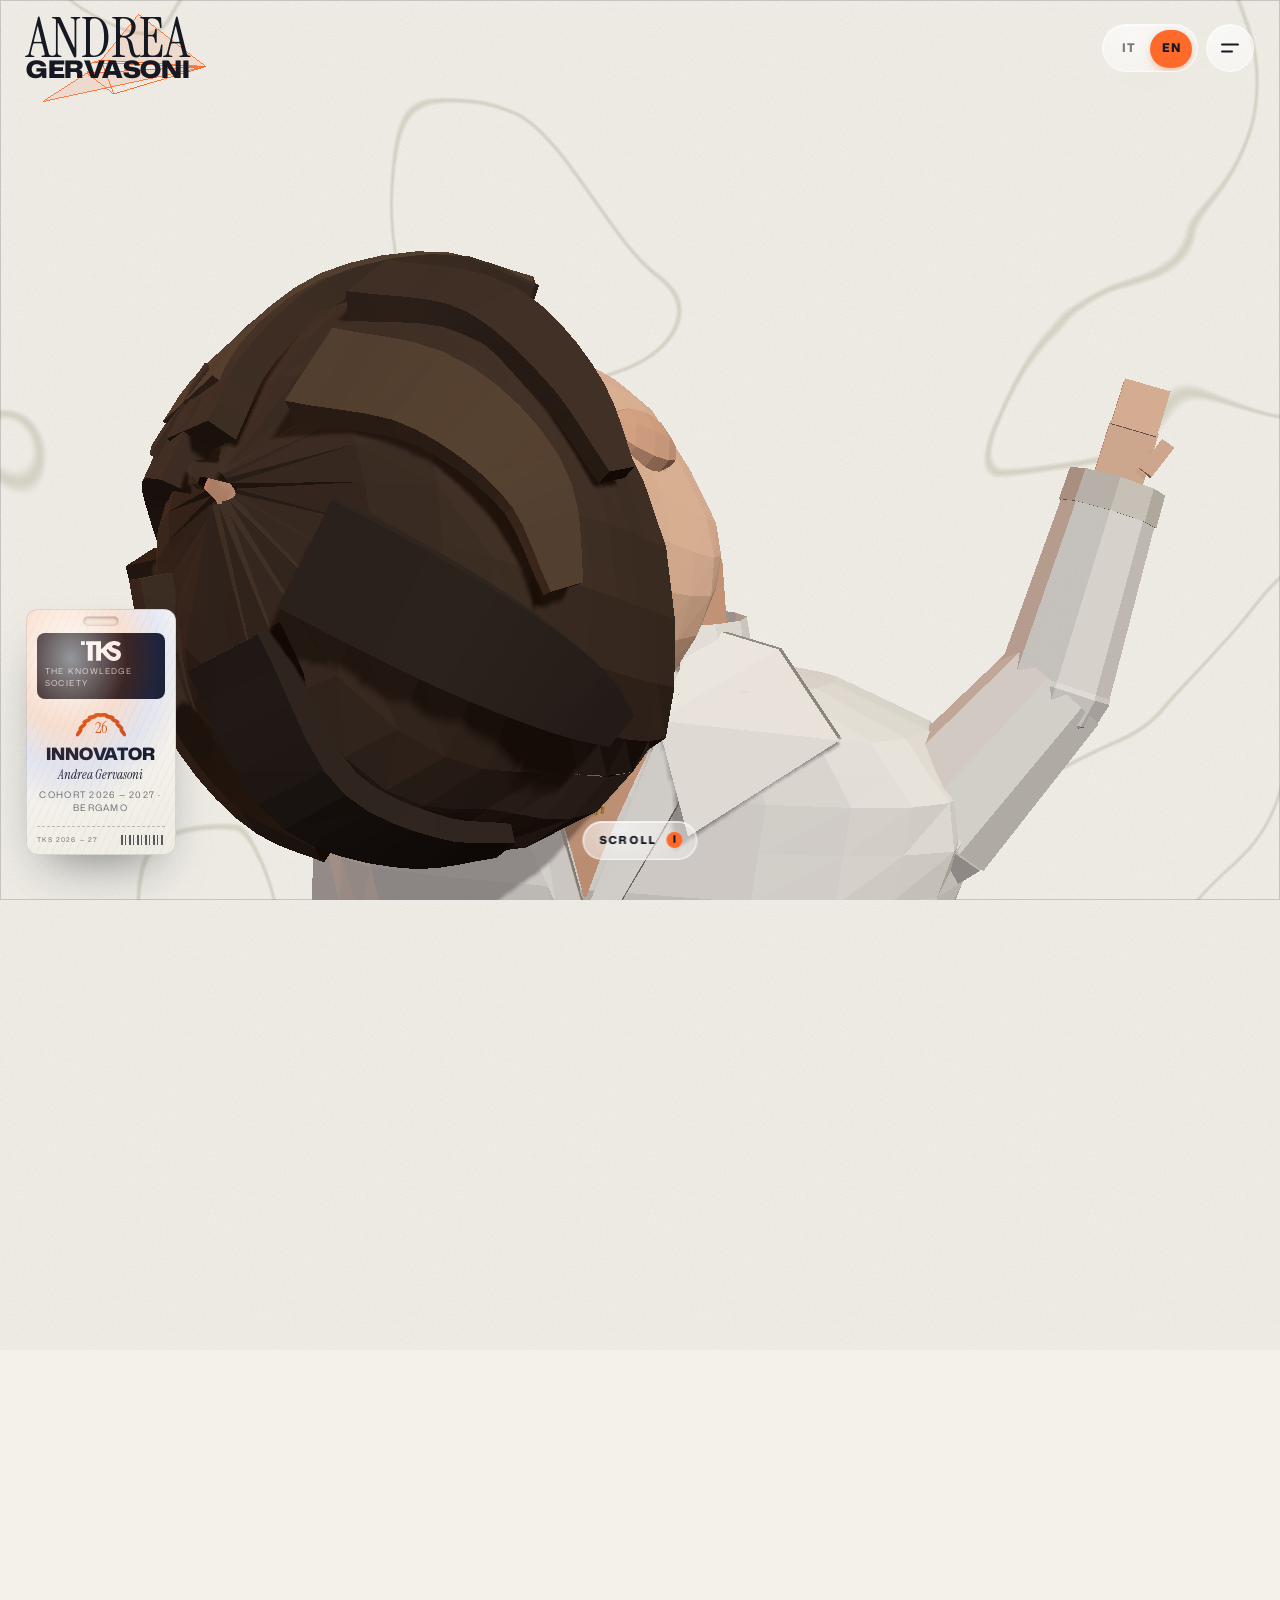
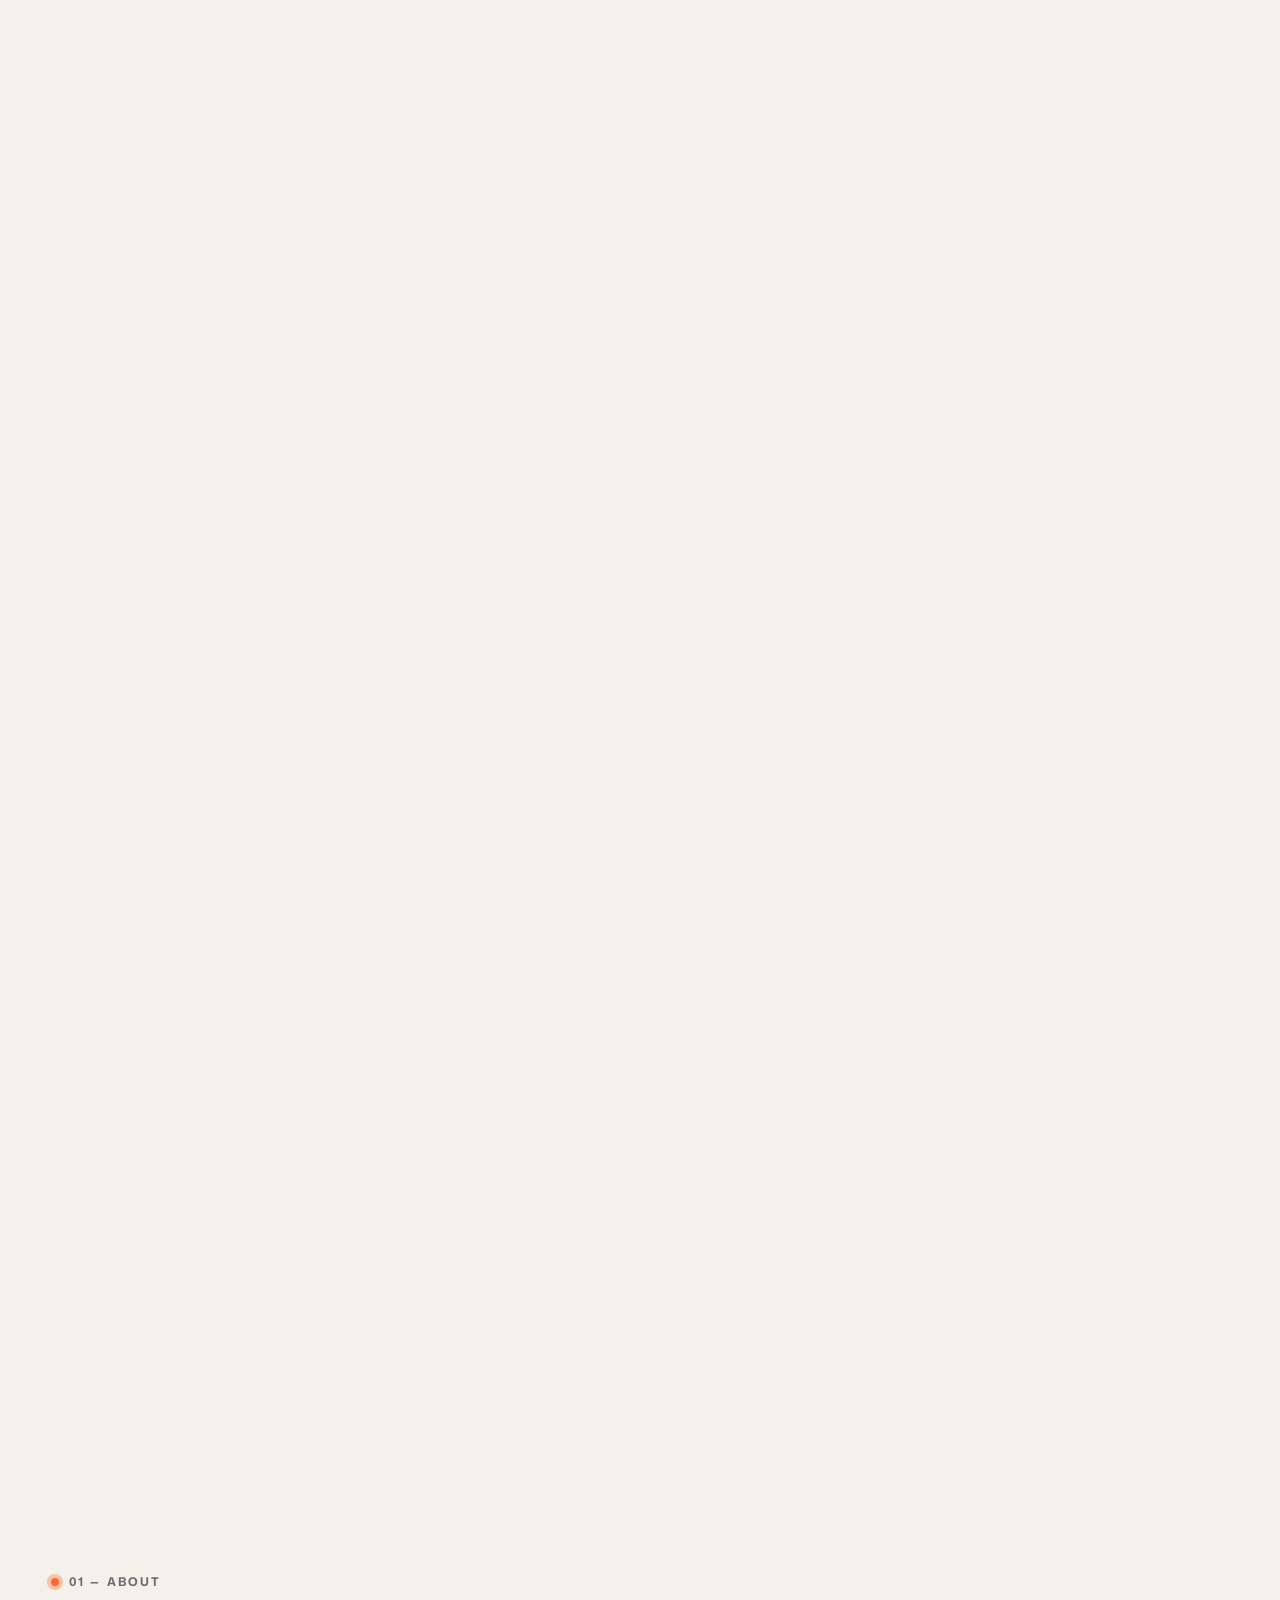
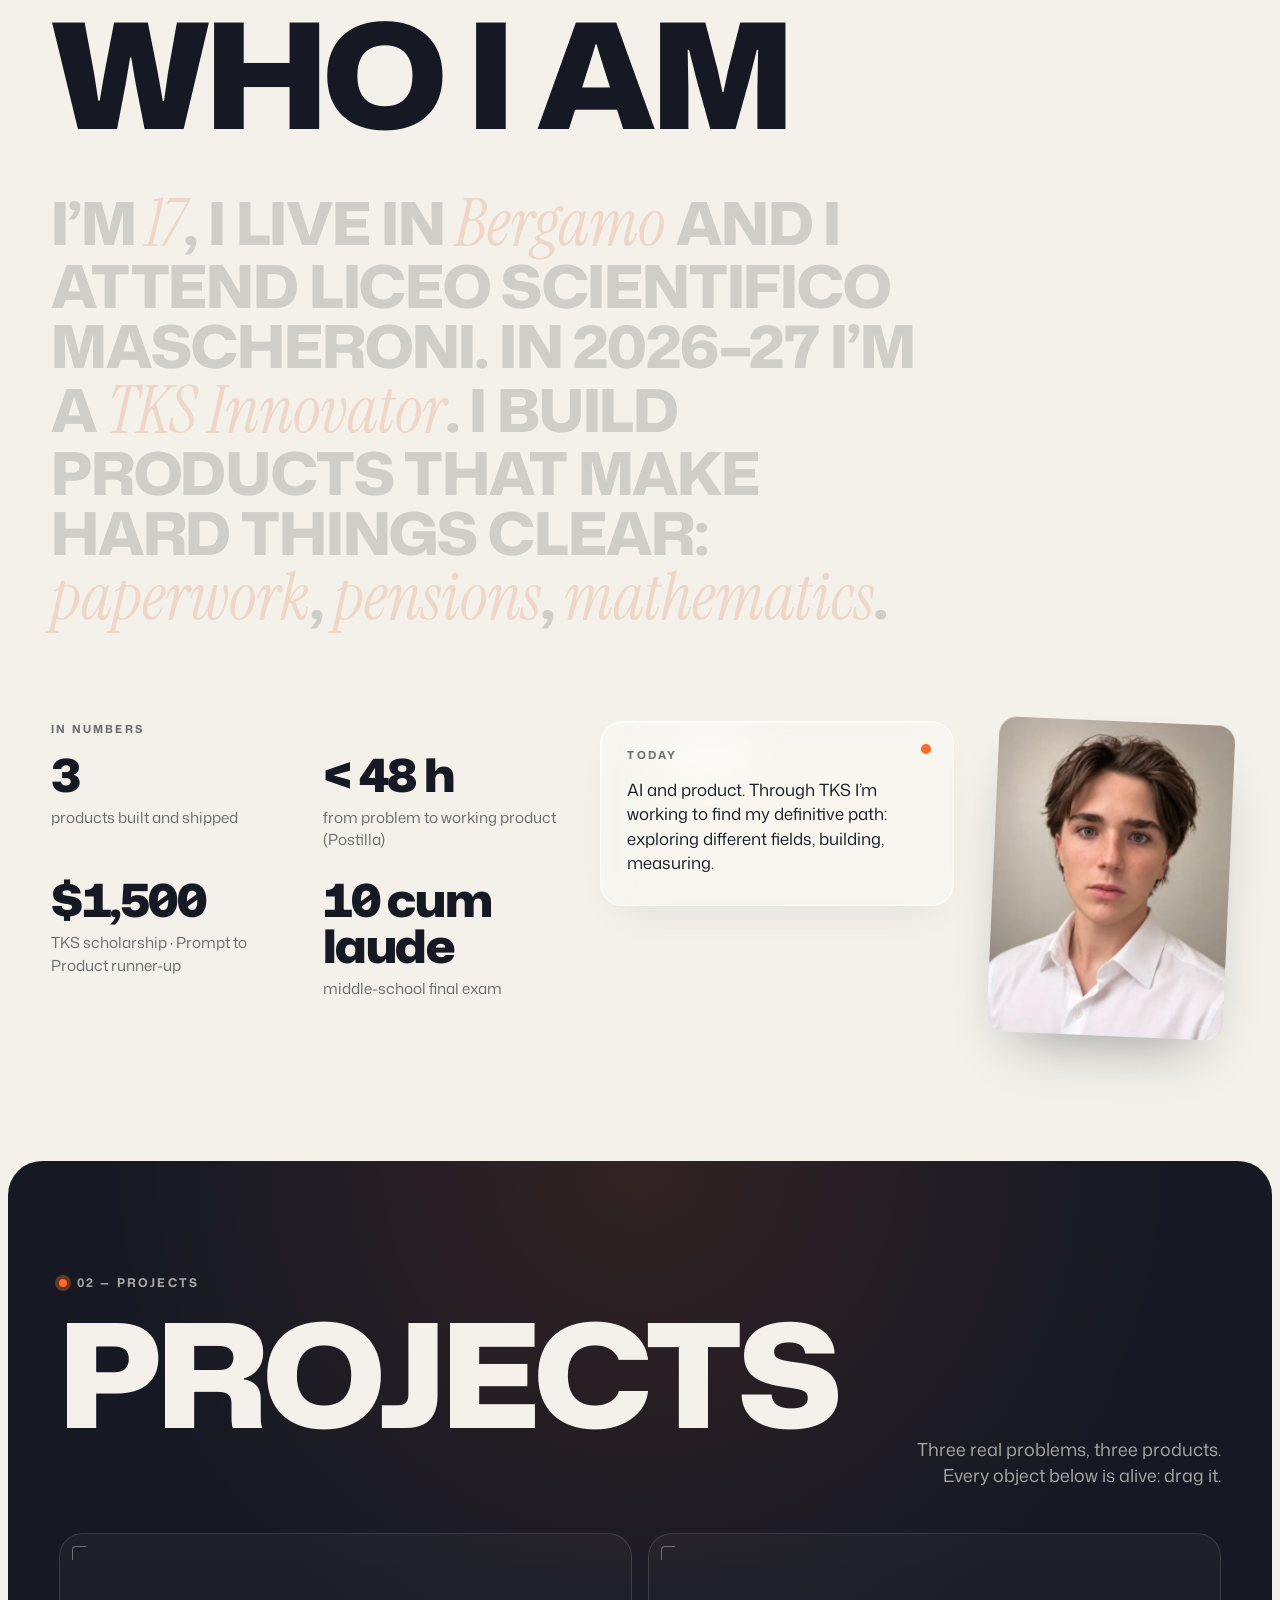
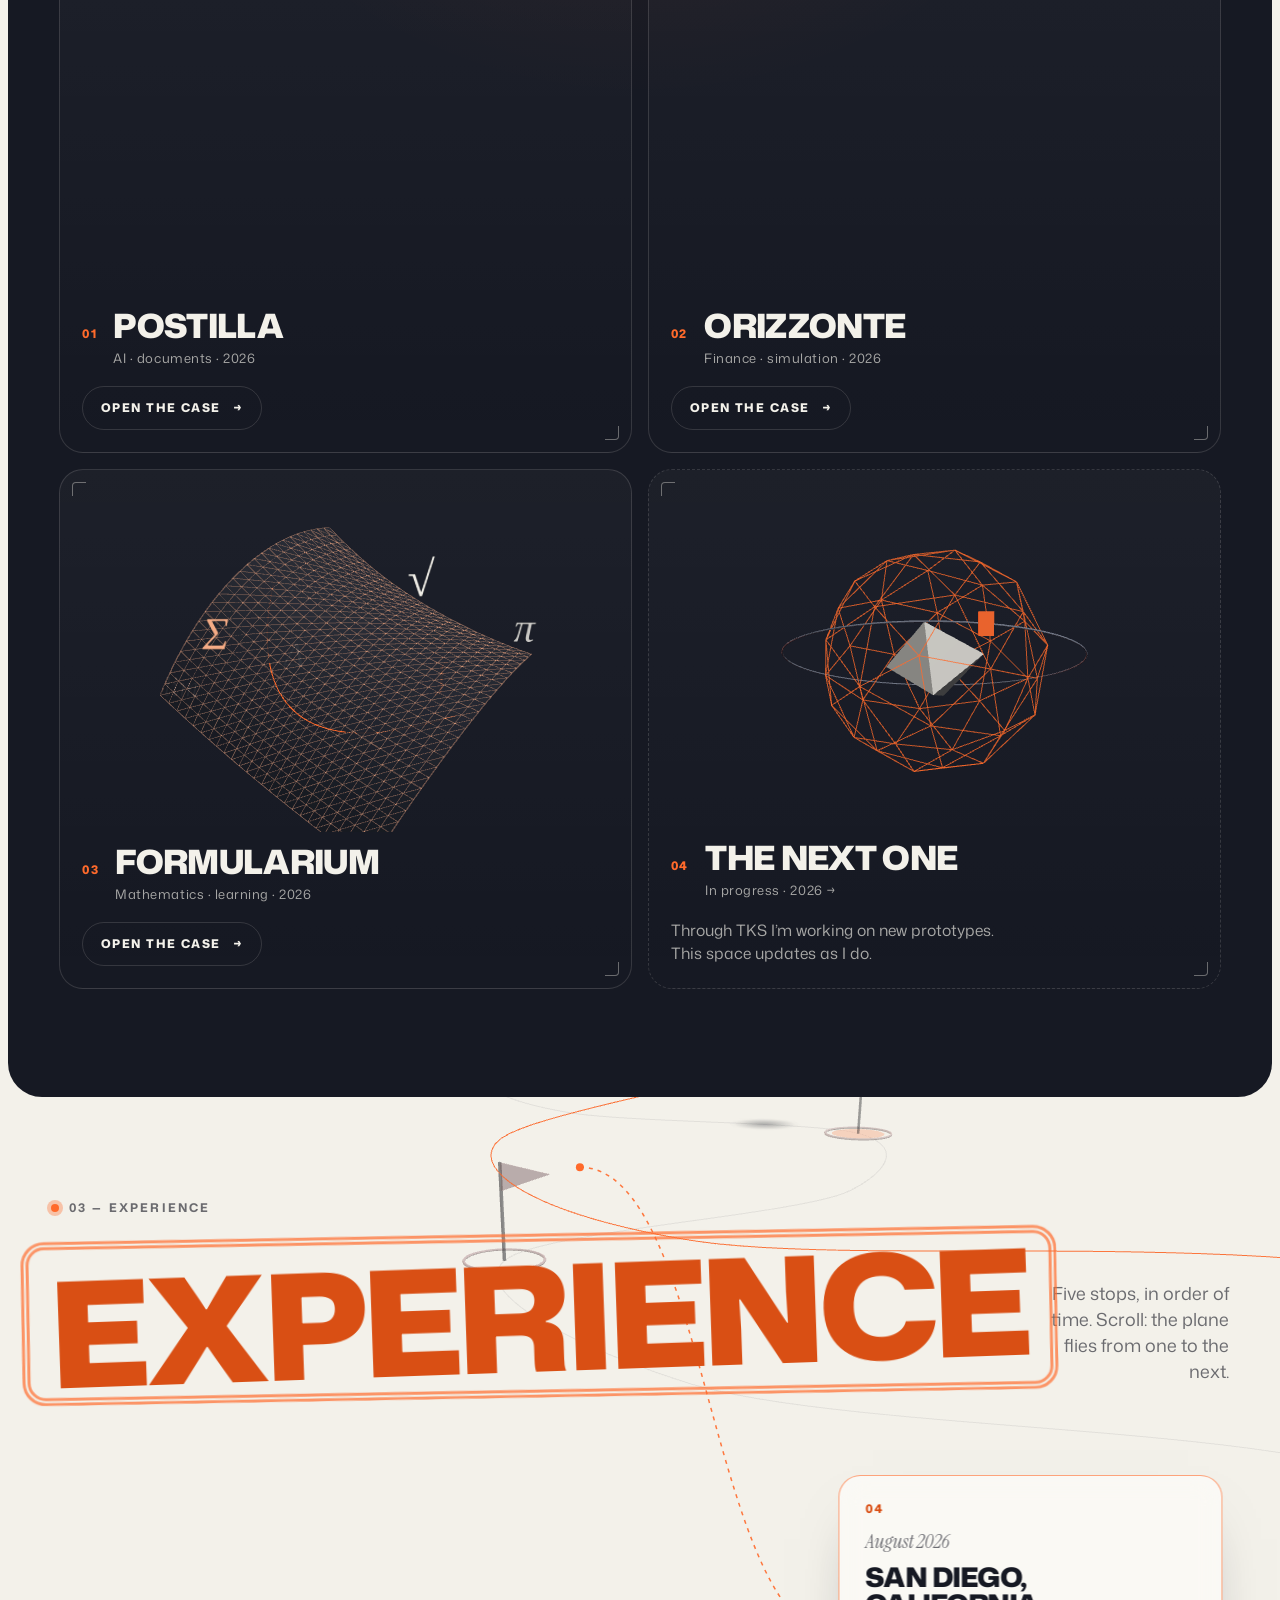
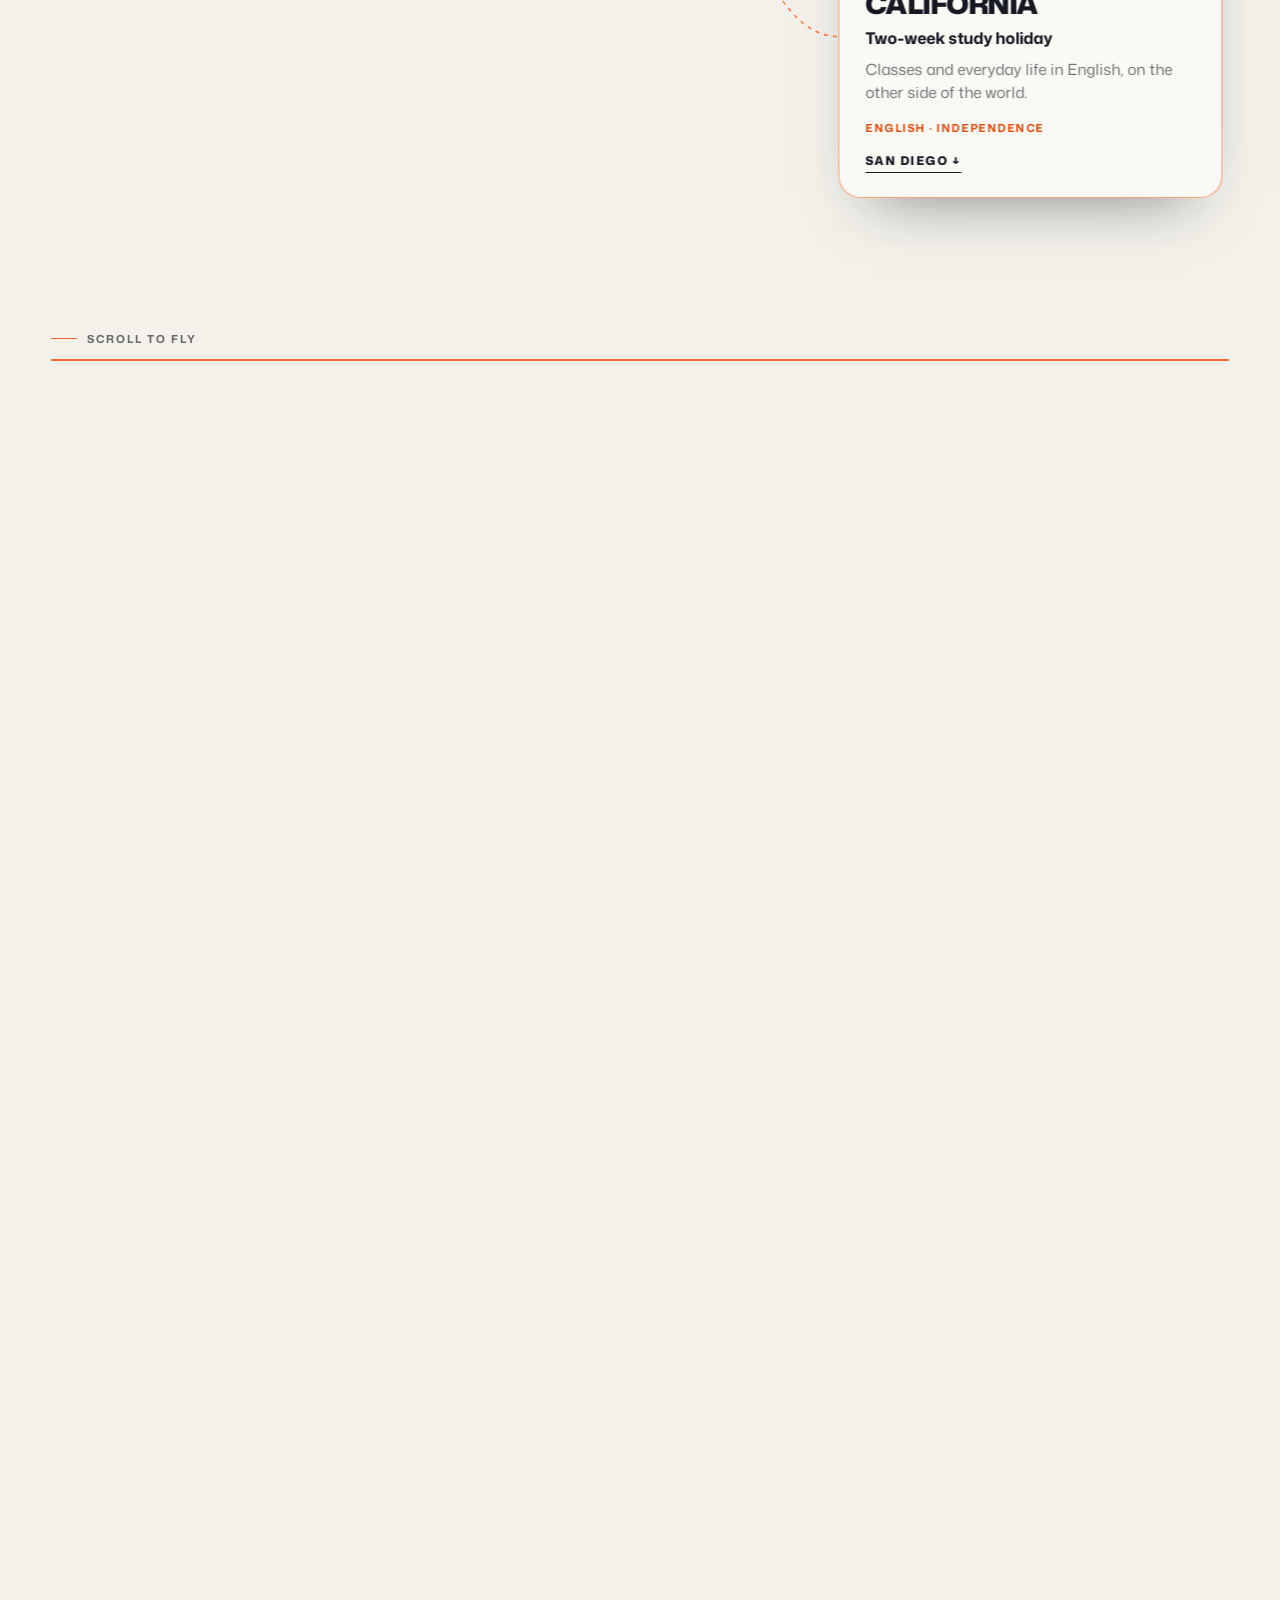
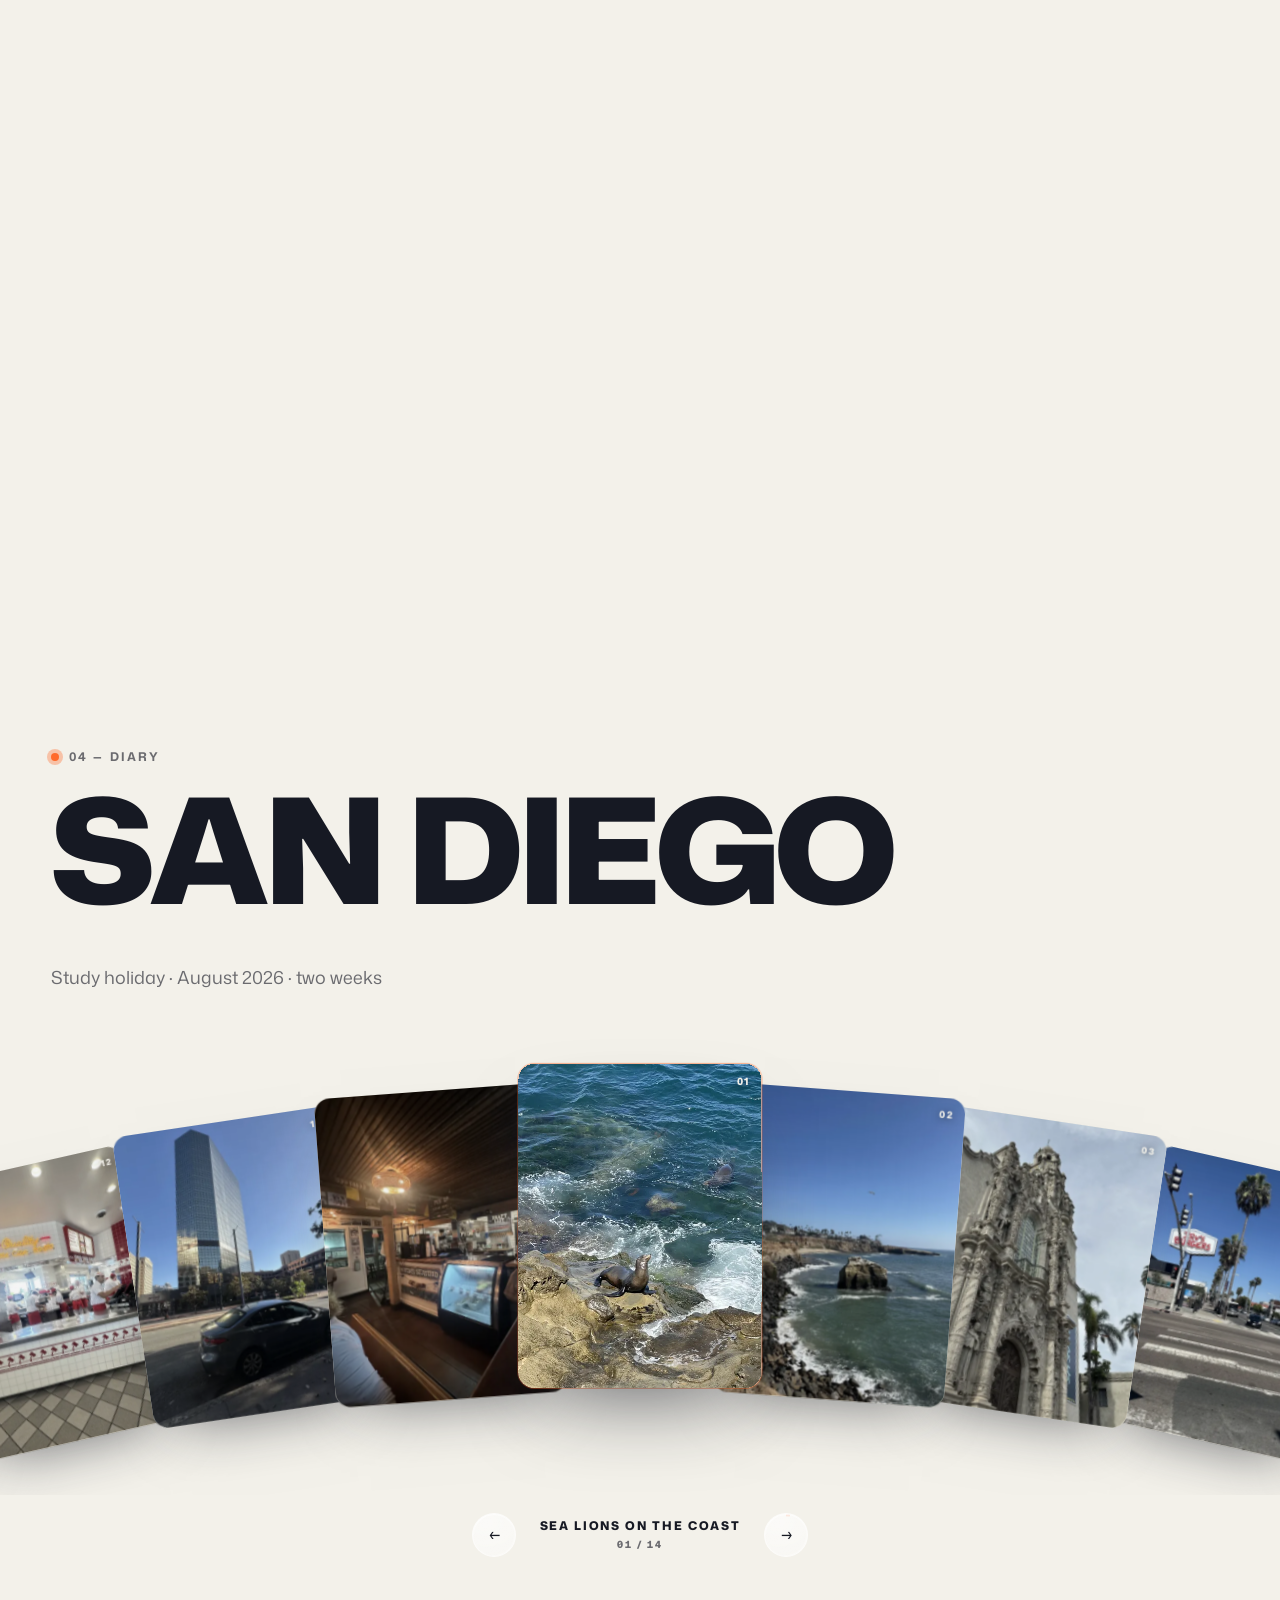
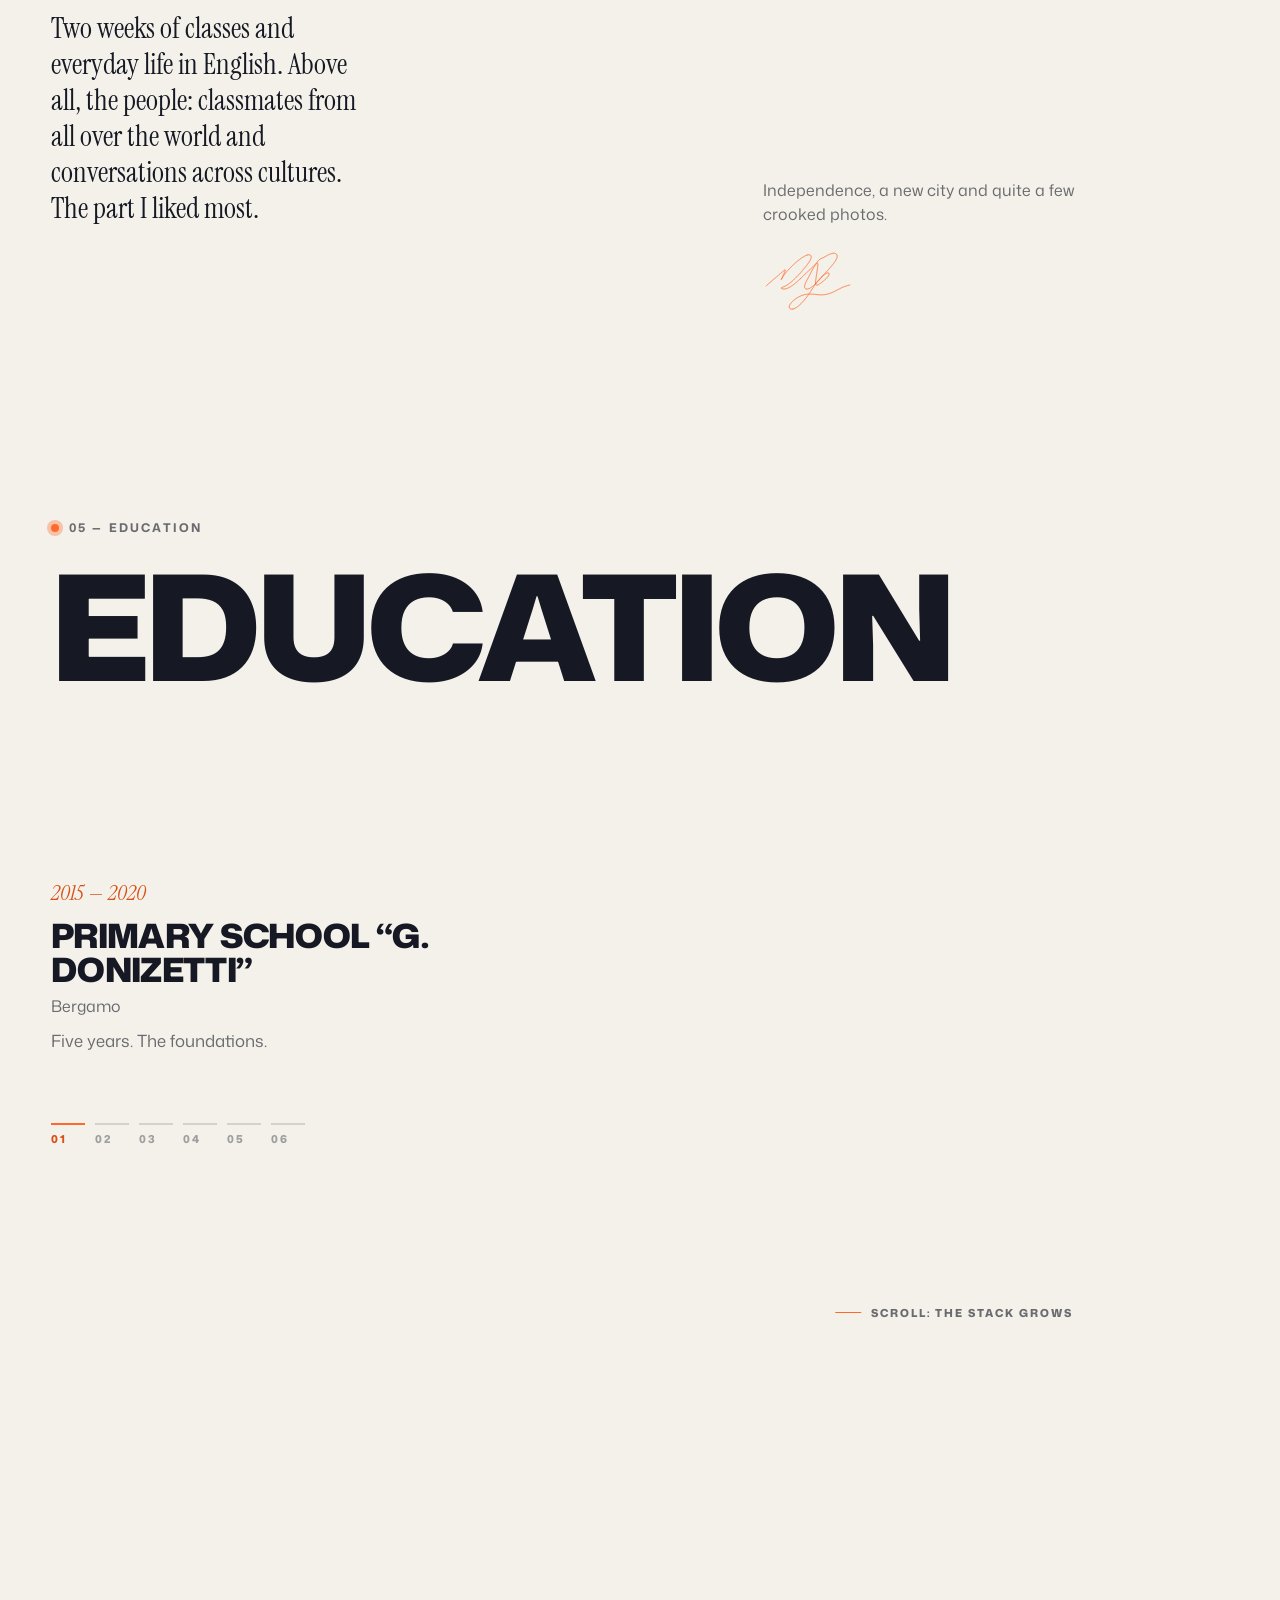
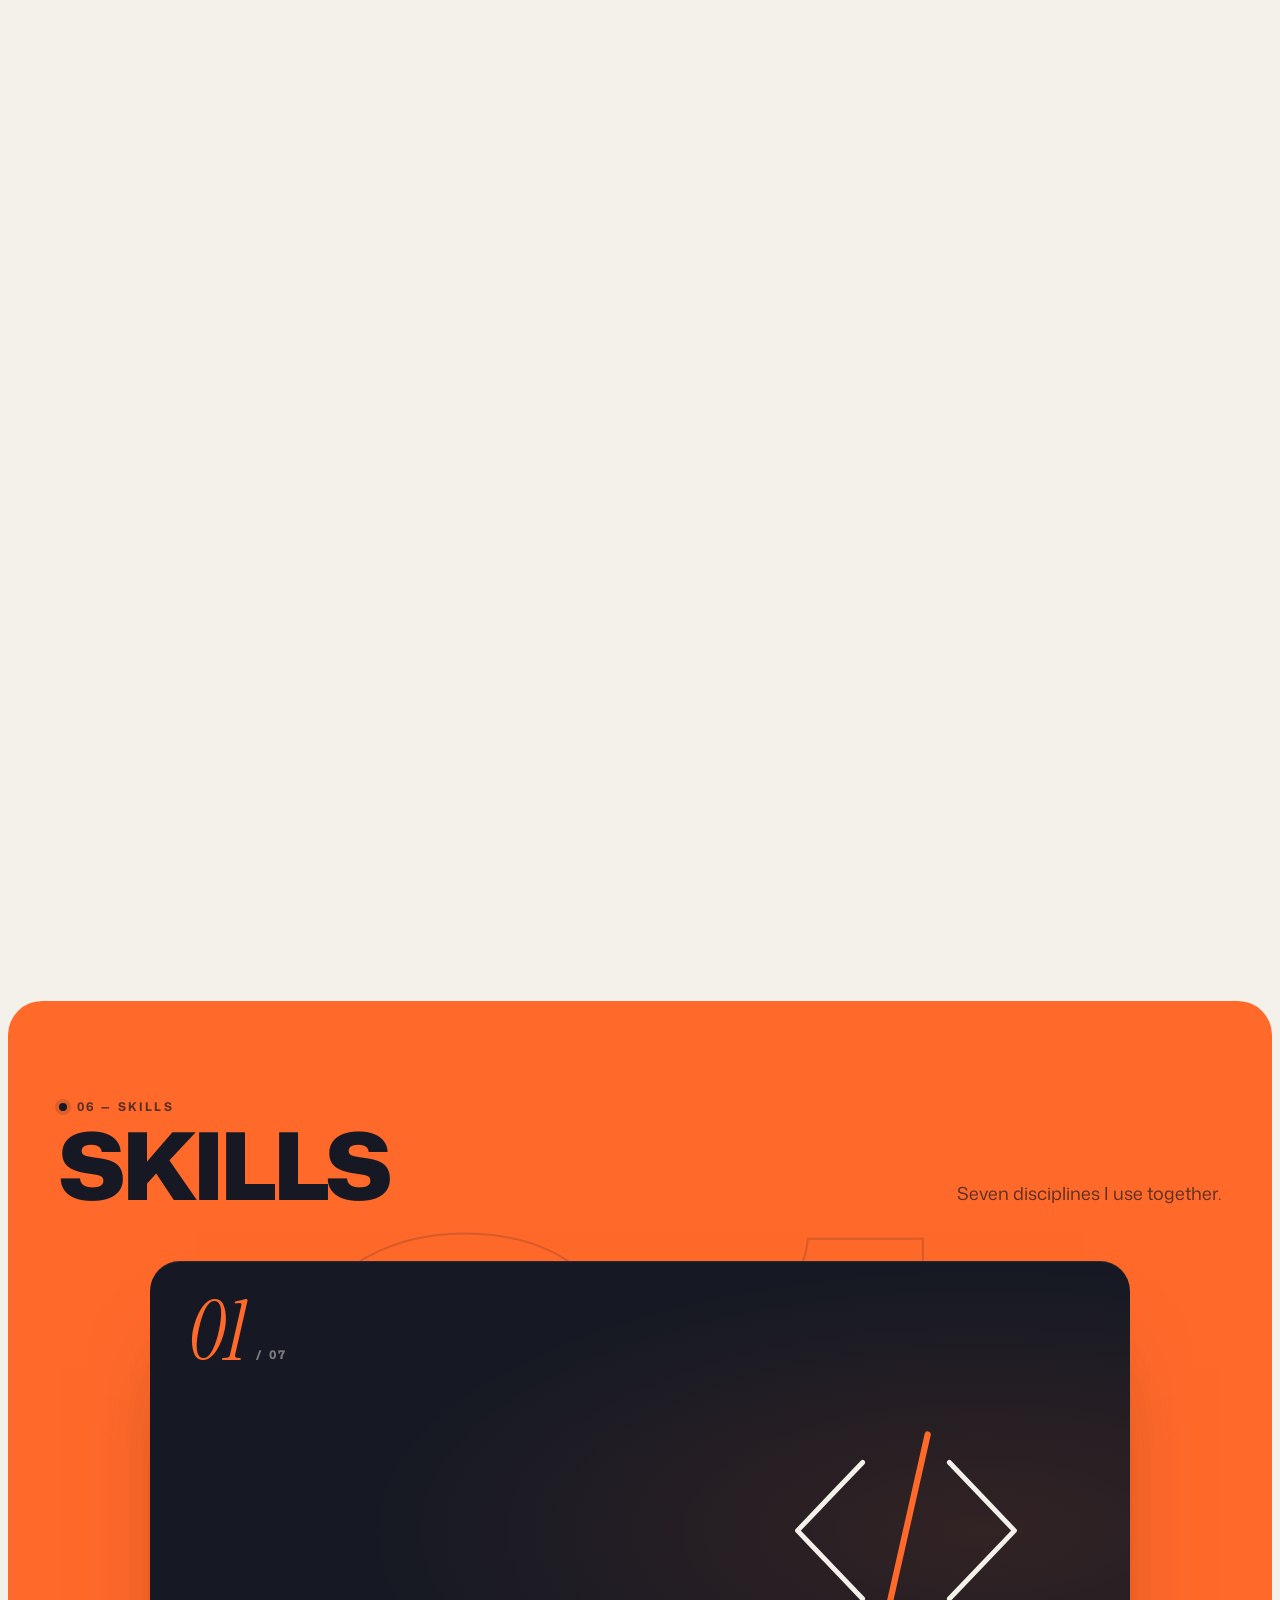
<file: Portfolio.html>
<!doctype html>
<html lang="it"><head><meta charset="utf-8"><title>Andrea Gervasoni</title>
<meta http-equiv="refresh" content="0; url=./">
<link rel="canonical" href="https://andrea-gervasoni.github.io/AndreaCG-site/">
<script>location.replace('./');</script></head>
<body><p>Il portfolio si è spostato: <a href="./">andrea-gervasoni.github.io/AndreaCG-site</a></p></body></html>
</file>
<file: css/style.css>
/* ==========================================================================
   Andrea Gervasoni — portfolio
   1. Token e base      5. Progetti (libreria)   9. Lingue
   2. Topbar e menu     6. Esperienze           10. Contatti e footer
   3. Hero + nota       7. San Diego            11. Vetro liquido, titoli, utilità
   4. Chi sono          8. Formazione, skill    12. Responsive, reduced-motion
   ========================================================================== */

/* ---------- 1. Token e base ---------- */
:root {
  --paper: #f3f1ea;
  --paper-2: #e9e6dc;
  --paper-3: #d8d4c7;
  --ink: #161923;
  --ink-2: #1f2330;
  --ink-3: #2b3040;
  --accent: #ff6a2b;
  --accent-deep: #d94f14;
  --accent-soft: #ffb28a;
  --accent-glow: rgba(255, 106, 43, .35);

  --fg: var(--ink);
  --fg-muted: rgba(22, 25, 35, .62);
  --fg-faint: rgba(22, 25, 35, .38);
  --line: rgba(22, 25, 35, .14);
  --bg: var(--paper);
  --glass-bg: rgba(255, 255, 255, .34);
  --glass-line: rgba(255, 255, 255, .62);
  --glass-shadow: rgba(22, 25, 35, .12);
  --accent-text: var(--accent-deep);

  --sans: "Mona Sans", "Helvetica Neue", Arial, sans-serif;
  --serif: "Instrument Serif", "Iowan Old Style", Georgia, serif;

  --ease-out: cubic-bezier(.16, 1, .3, 1);
  --ease-in-out: cubic-bezier(.65, 0, .35, 1);
  --dur: .7s;

  --gutter: clamp(24px, 4vw, 64px);
  --wrap: 1440px;
  --radius: 22px;
  --topbar-h: calc(84px + env(safe-area-inset-top));
}
body[data-theme="dark"] {
  --fg: var(--paper);
  --fg-muted: rgba(243, 241, 234, .66);
  --fg-faint: rgba(243, 241, 234, .38);
  --line: rgba(243, 241, 234, .16);
  --bg: var(--ink);
  --glass-bg: rgba(30, 34, 46, .38);
  --glass-line: rgba(255, 255, 255, .22);
  --glass-shadow: rgba(0, 0, 0, .35);
  --accent-text: var(--accent);
}

*, *::before, *::after { box-sizing: border-box; }
/* html non aveva uno sfondo proprio: nel "rimbalzo" dello scroll su iOS si vedeva
   per un istante il bianco di default sotto/sopra la pagina, anche in una sezione
   scura — striscia bianca o nera che compariva e spariva. overscroll-behavior
   toglie anche il rimbalzo stesso, per un'esperienza più simile a un'app. */
html {
  scroll-behavior: auto; -webkit-text-size-adjust: 100%; overflow-x: hidden;
  background: var(--paper); overscroll-behavior-y: none; color-scheme: light;
}
/* --bg su :root cambia solo sul body (attributo su body, non su html): si segue lo
   stesso stato scuro con :has, così html e la cromatura del browser (barra
   indirizzi, scrollbar di sistema) restano sincronizzati col tema corrente */
html:has(body[data-theme="dark"]) { background: var(--ink); color-scheme: dark; }
html.lenis, html.lenis body { height: auto; }
.lenis.lenis-smooth { scroll-behavior: auto !important; }
.lenis.lenis-stopped { overflow: hidden; }
body {
  margin: 0;
  font-family: var(--sans);
  font-size: 16px;
  line-height: 1.5;
  color: var(--fg);
  background: var(--bg);
  transition: color .3s var(--ease-out);
  -webkit-font-smoothing: antialiased;
  overflow-x: clip;
  overscroll-behavior-y: none;
}
/* position:fixed, non solo overflow:hidden: su iOS Safari altrimenti la pagina
   dietro un menu/scheda aperti continua a scorrere (il "top" negativo è impostato
   dal JS che blocca lo scroll, per restare visivamente nello stesso punto) */
body.is-locked { position: fixed; left: 0; right: 0; overflow: hidden; }
/* barra di scorrimento sottile e discreta: quella di sistema, larga e grigia,
   sembra una cornice attorno al sito invece di farne parte */
html { scrollbar-width: thin; scrollbar-color: rgba(22, 25, 35, .28) transparent; }
html:has(body[data-theme="dark"]) { scrollbar-color: rgba(243, 241, 234, .3) transparent; }
::-webkit-scrollbar { width: 9px; height: 9px; }
::-webkit-scrollbar-track { background: transparent; }
::-webkit-scrollbar-thumb { background: rgba(22, 25, 35, .28); border-radius: 999px; border: 2px solid transparent; background-clip: padding-box; }
::-webkit-scrollbar-thumb:hover { background: rgba(22, 25, 35, .45); background-clip: padding-box; }
body[data-theme="dark"] ::-webkit-scrollbar-thumb { background: rgba(243, 241, 234, .3); background-clip: padding-box; }
body[data-theme="dark"] ::-webkit-scrollbar-thumb:hover { background: rgba(243, 241, 234, .48); background-clip: padding-box; }
img, svg, canvas { display: block; max-width: 100%; }
a { color: inherit; text-decoration: none; }
button { font: inherit; color: inherit; background: none; border: 0; padding: 0; cursor: pointer; }
h1, h2, h3, p, dl, dd, dt, ul, ol, figure, blockquote { margin: 0; }
ul, ol { padding: 0; list-style: none; }
::selection { background: var(--accent); color: var(--ink); }
:focus-visible { outline: 2px solid var(--accent); outline-offset: 4px; border-radius: 4px; }

/* invisibile finché non riceve il focus da tastiera (più difensivo di una sola transform,
   così resta nascosto anche se un browser non applica subito la trasformazione) */
.skip-link {
  position: fixed; top: 12px; left: 12px; z-index: 200; padding: 10px 14px; background: var(--ink); color: var(--paper); border-radius: 999px;
  transform: translateY(-200%); opacity: 0; pointer-events: none; clip-path: inset(50%); transition: transform .3s, opacity .3s;
}
.skip-link:focus { transform: none; opacity: 1; pointer-events: auto; clip-path: none; }

.field { position: fixed; inset: 0; width: 100%; height: 100%; z-index: 0; pointer-events: none; }
.grain {
  position: fixed; inset: -50%; z-index: 1; pointer-events: none; opacity: .055; mix-blend-mode: multiply;
  background-image: url("data:image/svg+xml,%3Csvg xmlns='http://www.w3.org/2000/svg' width='220' height='220'%3E%3Cfilter id='n'%3E%3CfeTurbulence type='fractalNoise' baseFrequency='.85' numOctaves='2' stitchTiles='stitch'/%3E%3CfeColorMatrix values='0 0 0 0 0 0 0 0 0 0 0 0 0 0 0 0 0 0 .9 0'/%3E%3C/filter%3E%3Crect width='100%25' height='100%25' filter='url(%23n)'/%3E%3C/svg%3E");
  animation: grain 1.2s steps(4) infinite;
}
body[data-theme="dark"] .grain { mix-blend-mode: screen; opacity: .07; }
/* sui telefoni la grana (un livello a tutto schermo in fusione, animato) costava troppo allo scroll */
@media (pointer: coarse) { .grain { display: none; } }
@keyframes grain { 0% { transform: translate(0, 0); } 25% { transform: translate(-3%, 2%); } 50% { transform: translate(2%, -3%); } 75% { transform: translate(-1%, -1%); } 100% { transform: translate(0, 0); } }

main { position: relative; z-index: 2; }
.wrap { width: min(100% - var(--gutter) * 2, var(--wrap)); margin-inline: auto; container-type: inline-size; }
.section { position: relative; padding-block: clamp(96px, 14vh, 180px); }

.kicker {
  display: inline-flex; align-items: center; gap: 10px;
  font-size: 12px; font-weight: 700; letter-spacing: .18em; text-transform: uppercase; color: var(--fg-muted);
  margin-bottom: 18px;
}
.kicker::before { content: ""; width: 8px; height: 8px; border-radius: 50%; background: var(--accent); box-shadow: 0 0 0 4px var(--accent-glow); }
.label { font-size: 11px; font-weight: 700; letter-spacing: .2em; text-transform: uppercase; color: var(--fg-muted); margin-bottom: 14px; }
.lead { font-size: clamp(1.05rem, 1.4vw, 1.35rem); line-height: 1.45; color: var(--fg-muted); max-width: 52ch; }

/* Titoli di sezione: grandi, chiari, riconoscibili */
.title {
  font-family: var(--sans);
  font-weight: 850;
  font-stretch: 112%;
  font-size: clamp(2.6rem, 12.4cqi, 10.6rem);
  line-height: .88;
  letter-spacing: -.025em;
  text-transform: uppercase;
  margin: 0 0 clamp(28px, 4vw, 52px);
  position: relative;
  color: var(--fg);
}
.title .ch { display: inline-block; white-space: pre; }
.title .word { display: inline-block; white-space: nowrap; }

/* Boot */
/* Il fondo del caricamento non sta sul contenitore fixed ma su un figlio: Safari 26
   colorava le sue barre col fondo di un elemento fixed a tutto schermo e le teneva
   bianche anche dopo l'apertura, finché non si scorreva. Contenitore invisibile,
   figli visibili (come per la topbar): le barre restano trasparenti da subito. */
.boot { position: fixed; inset: 0; z-index: 150; display: grid; place-items: center; visibility: hidden; transition: opacity .6s var(--ease-out); }
.boot > * { visibility: visible; }
.boot-bg { position: absolute; inset: 0; background: var(--paper); }
.boot-sign { position: relative; }
/* pointer-events va giù subito, non in transizione: per i 0,6s in cui la schermata
   di caricamento sfuma restava sopra a tutto e cliccabile, bloccando qualunque tocco
   (bastava aprire una scheda in quella finestra per restarci "murati dentro") */
.boot.is-done { opacity: 0; pointer-events: none; }
.boot.is-done > * { visibility: hidden; transition: visibility 0s .6s; }
.boot[hidden] { display: none; }
.boot-sign { width: min(46vw, 300px); color: var(--ink); overflow: visible; }
.boot-bar { position: absolute; left: 50%; bottom: 14vh; width: 120px; height: 2px; background: var(--paper-3); transform: translateX(-50%); overflow: hidden; border-radius: 2px; }
.boot-bar i { position: absolute; inset: 0; background: var(--accent); transform-origin: left; transform: scaleX(var(--p, 0)); transition: transform .3s var(--ease-out); }

/* ---------- 2. Topbar e menu ---------- */
.topbar {
  position: fixed; inset: 0 0 auto 0; z-index: 90;
  display: grid; grid-template-columns: 1fr auto 1fr; align-items: center;
  padding: calc(18px + env(safe-area-inset-top)) clamp(18px, 2vw, 30px) 18px; height: var(--topbar-h);
  color: var(--fg);
  transition: color .5s var(--ease-out), transform .6s var(--ease-out);
  pointer-events: none;
}
.topbar > * { pointer-events: auto; }
.lockup { transition: opacity .45s var(--ease-out), translate .6s var(--ease-out), filter .45s; }
.topbar.is-compact .lockup { opacity: 0; translate: 0 -12px; filter: blur(4px); pointer-events: none; }
/* Safari 26 non legge più theme-color. Colora la fascia sotto l'ora e dietro le barre
   col fondo di un elemento fixed/sticky largo ≥90% che tocca il bordo (WebKit,
   LocalFrameView::fixedContainerEdges): se quel fondo è trasparente ne fotografa il
   colore una volta e lo tiene finché l'elemento resta lo stesso — era la fascia bianca
   fissa. Un contenitore visibility:hidden il cui contenuto visibile sta tutto su livelli
   propri viene saltato: nessuna fascia, la pagina scorre sotto le barre a tutto schermo.
   Per chi guarda non cambia nulla. */
.topbar, .hero-pin, .exp-pin, .edu-pin, .skills-pin, .writing-pin { visibility: hidden; }
:where(.topbar, .hero-pin, .exp-pin, .edu-pin, .skills-pin, .writing-pin) > * { visibility: visible; }
.topbar > span:empty { visibility: hidden; }
.lockup, .topbar-actions, .edu-grid { position: relative; }
/* con una scheda di progetto aperta il nome, il menu e la lingua sono superflui
   (la scheda ha già la sua X per chiudere): si tolgono, resta più pulito */
html.has-dialog .topbar { opacity: 0; transition: opacity .3s; }
html.has-dialog .topbar > * { visibility: hidden; transition: visibility 0s .3s; }
.topbar[data-on-dark="true"] { --fg: var(--paper); --glass-bg: rgba(30, 34, 46, .4); --glass-line: rgba(255, 255, 255, .22); color: var(--paper); }
.lockup { display: block; width: 164px; color: inherit; }
.lockup-svg { width: 100%; height: auto; overflow: visible; }
.lockup-svg text { fill: currentColor; }
.lockup-first { font-family: var(--serif); font-weight: 400; }
.lockup-last { font-family: var(--sans); font-weight: 850; font-stretch: 115%; }
.topbar-actions { display: flex; justify-content: flex-end; align-items: center; gap: 8px; }
.lang-toggle {
  position: relative; display: inline-flex; align-items: center; height: 48px; padding: 5px; border-radius: 999px; overflow: hidden;
  font-size: 12px; font-weight: 800; letter-spacing: .08em;
}
/* il cursore arancione scivola da una lingua all'altra con una piccola molla */
.lang-knob { position: absolute; z-index: 1; top: 5px; left: 5px; width: 42px; height: 38px; border-radius: 999px; background: var(--accent); box-shadow: 0 4px 12px -4px rgba(217, 79, 20, .6); transition: transform .55s cubic-bezier(.34, 1.4, .64, 1); }
.lang-toggle[data-lang="en"] .lang-knob { transform: translateX(42px); }
.lang-toggle:active .lang-knob { transform: scaleX(1.12) translateX(0); } .lang-toggle[data-lang="en"]:active .lang-knob { transform: translateX(42px) scaleX(1.12); }
.lang-toggle span { position: relative; z-index: 2; display: grid; place-items: center; width: 42px; height: 38px; border-radius: 999px; opacity: .55; transition: opacity .35s, color .35s; }
.lang-toggle span[aria-current="true"] { opacity: 1; color: var(--ink); }
@media (hover: hover) {
  .lang-toggle:hover .lang-knob { transform: translateX(6px); }
  .lang-toggle[data-lang="en"]:hover .lang-knob { transform: translateX(36px); }
  .lang-toggle:hover span[aria-current="false"] { opacity: .9; }
}
.menu-btn { position: relative; width: 48px; height: 48px; border-radius: 999px; display: grid; place-items: center; }
.menu-btn span { position: absolute; width: 18px; height: 2px; background: currentColor; border-radius: 2px; transition: transform .45s var(--ease-out), width .4s var(--ease-out), margin .4s var(--ease-out); }
.menu-btn span:nth-of-type(1) { transform: translateY(-3.5px); }
.menu-btn span:nth-of-type(2) { transform: translateY(3.5px); width: 12px; margin-left: -6px; }
.menu-btn[aria-expanded="true"] span:nth-of-type(1) { transform: rotate(45deg); }
.menu-btn[aria-expanded="true"] span:nth-of-type(2) { transform: rotate(-45deg); width: 18px; margin-left: 0; }
@media (hover: hover) { .menu-btn[aria-expanded="false"]:hover span:nth-of-type(2) { width: 18px; margin-left: 0; } }

.menu { position: fixed; inset: 0; z-index: 80; display: grid; align-items: stretch; }
.menu[hidden] { display: none; }
.menu-panel {
  position: relative; display: grid; grid-template-rows: 1fr auto; gap: 24px; padding: calc(var(--topbar-h) + 3vh) var(--gutter) calc(4vh + env(safe-area-inset-bottom));
  width: 100%; height: 100%; border-radius: 0; overflow-y: auto; overscroll-behavior: contain;
  transform-origin: top right;
}
/* vetro leggero: si intravede la pagina sfocata dietro, senza gli aloni arancio di prima */
.menu .menu-panel {
  background: color-mix(in srgb, var(--bg) 80%, transparent);
  -webkit-backdrop-filter: blur(22px) saturate(1.15); backdrop-filter: blur(22px) saturate(1.15);
}
/* indice leggero: parole grandi che fluttuano, niente righe né frecce. Stessa dimensione
   per tutte (calcolata in menu.js sulla più lunga, così su telefono non vanno a capo). */
.menu-list { --menu-base: clamp(2rem, 6.6vh, 5.2rem); align-self: center; display: grid; gap: clamp(0px, .4vh, 6px); width: min(100%, 1100px); }
.menu-list li { overflow: hidden; padding-block: .04em; }
.menu-list a {
  display: grid; grid-template-columns: 2.6rem minmax(0, 1fr); align-items: start; gap: 10px; min-height: 48px;
  font-weight: 850; font-stretch: 112%; text-transform: uppercase; letter-spacing: -.02em;
  font-size: var(--menu-fs, var(--menu-base)); line-height: 1.04;
  transition: color .35s, opacity .45s var(--ease-out), translate .6s var(--ease-out);
}
.menu-list small { padding-top: .55em; font-size: 12px; font-weight: 700; letter-spacing: .14em; color: var(--fg-muted); transition: color .3s; }
/* la parola "rotola": esce in alto e la sua copia arancione sale da sotto */
.menu-roll { display: block; min-width: 0; overflow: hidden; }
.menu-name { display: block; white-space: nowrap; text-shadow: 0 1.1em 0 var(--accent-text); transition: translate .6s var(--ease-out); }
.menu-list a[aria-current="location"], .menu-list a[aria-current="location"] small { color: var(--accent-text); }
@media (hover: hover) {
  /* passando sopra una voce, le altre si fanno da parte */
  .menu.is-open .menu-list:hover li > a { opacity: .32; }
  .menu.is-open .menu-list li > a:hover { opacity: 1; translate: 14px 0; }
  .menu-list a:hover .menu-name { translate: 0 -1.1em; }
  .menu-list a:hover small { color: var(--accent-text); }
}
.menu-list a:focus-visible .menu-name, .menu-list a.is-pressing .menu-name { translate: 0 -1.1em; }
/* entrata: le parole salgono da sotto, un po' inclinate, una dopo l'altra */
.menu-list li > a { transform: translateY(115%) skewY(7deg); opacity: 0; transition: transform .9s var(--ease-out), opacity .6s, color .35s, translate .6s var(--ease-out); }
.menu.is-open .menu-list li > a { transform: none; opacity: 1; }
.menu.is-open.is-entering .menu-list li > a { transition-delay: calc(var(--mi, 0) * 50ms + 120ms), calc(var(--mi, 0) * 50ms + 120ms), 0s, 0s; }
.menu-list li:nth-child(2) { --mi: 1; } .menu-list li:nth-child(3) { --mi: 2; } .menu-list li:nth-child(4) { --mi: 3; } .menu-list li:nth-child(5) { --mi: 4; } .menu-list li:nth-child(6) { --mi: 5; } .menu-list li:nth-child(7) { --mi: 6; } .menu-list li:nth-child(8) { --mi: 7; } .menu-list li:nth-child(9) { --mi: 8; }
.menu-foot { display: flex; flex-wrap: wrap; gap: 8px 28px; align-items: center; font-size: 13px; font-weight: 700; letter-spacing: .12em; text-transform: uppercase; color: var(--fg-muted); opacity: 0; translate: 0 12px; transition: opacity .6s .45s, translate .8s var(--ease-out) .45s; }
.menu.is-open .menu-foot { opacity: 1; translate: 0 0; }
/* area di tocco più grande del testo, senza allargare la riga (il rotolo resta nascosto) */
.menu-foot a { position: relative; }
.menu-foot a::after { content: ""; position: absolute; inset: -14px -10px; }
.menu-sign { margin-left: auto; width: 110px; color: var(--accent); opacity: .9; }

/* ---------- 3. Hero + nota ---------- */
.hero { position: relative; height: 340vh; z-index: 3; }
.hero-pin { position: sticky; top: 0; height: 100vh; height: 100svh; overflow: hidden; }

.note { position: absolute; inset: 0; display: grid; align-content: center; gap: 0; color: var(--paper); z-index: 1; }
.marquee { overflow: hidden; white-space: nowrap; }
.marquee-track { display: inline-flex; gap: .6em; will-change: transform; }
.marquee-track span { display: inline-block; padding-right: .6em; }
.marquee-serif { font-family: var(--serif); font-size: clamp(3rem, 9.4vw, 9.8rem); line-height: .95; color: var(--accent-soft); text-transform: uppercase; letter-spacing: -.01em; }
.marquee-sans { font-weight: 850; font-stretch: 112%; font-size: clamp(2.2rem, 7.2vw, 7.6rem); line-height: 1; text-transform: uppercase; letter-spacing: -.03em; color: var(--paper); margin-top: -.08em; }

.panel { position: absolute; inset: 0; z-index: 2; will-change: clip-path, transform; }
.avatar-stage { position: absolute; inset: 0; will-change: transform; }
.avatar { position: absolute; inset: 0; width: 100%; height: 100%; touch-action: pan-y; }
.hero-ui { position: absolute; inset: 0; pointer-events: none; }
.hero-ui > * { pointer-events: auto; }
.hero-scroll { position: absolute; left: 50%; bottom: 4.5vh; transform: translateX(-50%); display: inline-flex; align-items: center; gap: 10px; padding: 10px 14px 10px 16px; border-radius: 999px; font-size: 11px; font-weight: 800; letter-spacing: .2em; text-transform: uppercase; color: var(--ink); }
.hero-scroll i { width: 16px; height: 16px; border-radius: 50%; background: var(--accent); position: relative; overflow: hidden; }
.hero-scroll i::after { content: ""; position: absolute; left: 7px; top: 3px; width: 2px; height: 8px; background: var(--ink); border-radius: 2px; animation: scrollhint 1.6s var(--ease-in-out) infinite; }
@media (hover: hover) { .hero-scroll:hover i::after { animation-duration: .8s; } }
@keyframes scrollhint { 0% { transform: translateY(-10px); opacity: 0; } 30% { opacity: 1; } 100% { transform: translateY(10px); opacity: 0; } }

/* La tessera TKS in basso a sinistra: badge formale, si inclina col cursore e si gira al tocco */
.badge { position: absolute; left: clamp(18px, 2vw, 30px); bottom: 5vh; width: 150px; height: 246px; perspective: 1200px; --rx: 0deg; --ry: 0deg; --mx: 30%; --my: 20%; text-align: left; }
.badge-card { position: relative; display: block; width: 100%; height: 100%; transform-style: preserve-3d; transform: rotateX(var(--rx)) rotateY(var(--ry)); transition: transform .12s linear; }
.badge:not(:hover) .badge-card { transition: transform .8s var(--ease-out); animation: badgeidle 6s var(--ease-in-out) infinite; }
@keyframes badgeidle { 0%, 100% { transform: rotateX(4deg) rotateY(-6deg); } 50% { transform: rotateX(-3deg) rotateY(7deg); } }
.badge-face {
  position: absolute; inset: 0; display: grid; grid-template-rows: auto auto auto auto auto 1fr; gap: 3px; padding: 12px 11px 10px; border-radius: 12px;
  background: linear-gradient(160deg, #fbfaf6, #efece3); color: var(--ink); backface-visibility: hidden; -webkit-backface-visibility: hidden;
  box-shadow: 0 24px 50px -22px rgba(22, 25, 35, .55), inset 0 0 0 1px rgba(22, 25, 35, .12);
  overflow: hidden;
}
.badge-face::before { content: ""; position: absolute; inset: 0; background: repeating-linear-gradient(115deg, rgba(22, 25, 35, .035) 0 1px, transparent 1px 7px); pointer-events: none; }
.badge-face::after { content: ""; position: absolute; inset: 0; pointer-events: none;
  background: radial-gradient(160px 200px at var(--mx) var(--my), rgba(255, 255, 255, .55), rgba(255, 106, 43, .16) 35%, rgba(90, 120, 255, .12) 55%, transparent 75%); }
.badge-hole { position: absolute; left: 50%; top: 8px; width: 34px; height: 8px; border-radius: 999px; transform: translateX(-50%); background: var(--paper); box-shadow: inset 0 1px 3px rgba(0, 0, 0, .35), 0 0 0 1px rgba(22, 25, 35, .15); }
.badge-head { display: grid; justify-items: center; gap: 4px; margin-top: 12px; padding: 8px 8px 10px; border-radius: 8px; background: var(--ink); color: var(--paper); }
.badge-head img { width: 40px; height: auto; }
.badge-head em { font-style: normal; font-size: 8px; letter-spacing: .18em; text-transform: uppercase; opacity: .8; }
.badge-laurel { width: 66px; height: 38px; justify-self: center; color: var(--accent-deep); margin-top: 2px; }
.badge strong { font-weight: 850; font-stretch: 112%; font-size: 17px; letter-spacing: -.01em; text-transform: uppercase; line-height: 1; text-align: center; }
.badge-name { font-family: var(--serif); font-style: italic; font-size: 13px; text-align: center; }
.badge-cohort { font-size: 9px; letter-spacing: .14em; text-transform: uppercase; color: var(--fg-muted); text-align: center; }
.badge-foot { align-self: end; display: flex; align-items: center; justify-content: space-between; gap: 8px; margin-top: 6px; white-space: nowrap; padding-top: 8px; border-top: 1px dashed rgba(22, 25, 35, .25); font-size: 8px; letter-spacing: .14em; text-transform: uppercase; color: var(--fg-muted); }
.badge-stripe { width: 44px; height: 10px; background: repeating-linear-gradient(90deg, var(--ink) 0 2px, transparent 2px 4px, var(--ink) 4px 5px, transparent 5px 8px); opacity: .7; }

.signature { position: absolute; left: 50%; top: 50%; width: min(76vw, 980px); transform: translate(-50%, -52%); z-index: 3; color: var(--accent); pointer-events: none; overflow: visible; filter: drop-shadow(0 8px 22px rgba(0, 0, 0, .35)); }
.footer-sign .sig-path, .menu-sign .sig-path, .rain-quote .sig-path { vector-effect: non-scaling-stroke; stroke-width: 3.2px; }
.signature .sig-side { stroke: #b8431a; stroke-width: 11; }
.signature .sig-face { stroke: var(--accent); stroke-width: 11; }
.signature .sig-hi { stroke: #ffc9ad; stroke-width: 2.4; opacity: .85; }
/* stessa firma in rilievo dell'hero, arancione, non più grigia e piatta */
.boot-sign { color: var(--accent); filter: drop-shadow(0 6px 16px rgba(0, 0, 0, .25)); }
.boot-sign .sig-side { stroke: #b8431a; stroke-width: 8; }
.boot-sign .sig-face { stroke: var(--accent); stroke-width: 8; }
.boot-sign .sig-hi { stroke: #ffc9ad; stroke-width: 1.7; opacity: .85; }
.sig-pen { fill: #ffd9c4; }
.boot-sign .sig-pen { fill: #ffd9c4; }

/* ---------- 4. Chi sono ---------- */
.about { padding-top: 12vh; }
.statement {
  font-weight: 800; font-stretch: 108%; text-transform: uppercase; letter-spacing: -.02em;
  font-size: clamp(1.9rem, 4.6vw, 4.7rem); line-height: 1.02; max-width: 22ch;
}
.statement em { font-family: var(--serif); font-style: italic; font-weight: 400; text-transform: none; font-size: 1.12em; letter-spacing: 0; color: var(--accent-text); }
.statement .w { display: inline-block; opacity: .16; transition: opacity .2s; }
.statement .w.is-on { opacity: 1; }
.about-grid { display: grid; grid-template-columns: 1.3fr .9fr .6fr; gap: clamp(20px, 3vw, 40px); align-items: stretch; margin-top: clamp(60px, 10vh, 120px); }
.facts dl { display: grid; grid-template-columns: 1fr 1fr; gap: 26px 32px; }
.facts dt { font-variant-numeric: tabular-nums; font-weight: 850; font-stretch: 112%; font-size: clamp(2.2rem, 3.6vw, 3.6rem); line-height: 1; letter-spacing: -.03em; }
.facts dd { margin-top: 8px; font-size: .95rem; color: var(--fg-muted); max-width: 26ch; }
.focus { position: relative; padding: 26px 26px 30px; border-radius: var(--radius); font-size: 1.05rem; line-height: 1.45; align-self: start; }
.focus-dot { position: absolute; right: 22px; top: 22px; width: 10px; height: 10px; border-radius: 50%; background: var(--accent); box-shadow: 0 0 0 0 var(--accent-glow); animation: ping 2.2s var(--ease-out) infinite; }
@keyframes ping { 0% { box-shadow: 0 0 0 0 var(--accent-glow); } 100% { box-shadow: 0 0 0 14px transparent; } }
.about-photo { position: relative; border-radius: 18px; overflow: hidden; background: var(--paper-2); aspect-ratio: 3 / 4; align-self: start; transform: rotate(2.5deg); box-shadow: 0 30px 60px -30px rgba(22, 25, 35, .45); }
.about-photo img { width: 100%; height: 100%; object-fit: cover; object-position: top; filter: saturate(.9) contrast(1.02); }

/* ---------- 5. Progetti (blocco scuro) ---------- */
.projects {
  --fg: var(--paper); --fg-muted: rgba(243, 241, 234, .66); --fg-faint: rgba(243, 241, 234, .38); --line: rgba(243, 241, 234, .14);
  --glass-bg: rgba(30, 34, 46, .4); --glass-line: rgba(255, 255, 255, .2); --accent-text: var(--accent);
  color: var(--paper); background: var(--ink); border-radius: 34px; margin-inline: 8px;
  padding-block: clamp(80px, 12vh, 150px);
  background-image: radial-gradient(60% 50% at 50% 0%, rgba(255, 106, 43, .12), transparent 70%);
}
.projects-head { display: grid; grid-template-columns: 1fr auto; align-items: end; gap: 30px; margin-bottom: clamp(30px, 5vh, 60px); }
.projects-head .lead { max-width: 34ch; text-align: right; }
.projects-grid { position: relative; display: grid; grid-template-columns: repeat(2, 1fr); gap: 16px; }
.objects-canvas { position: absolute; inset: 0; width: 100%; height: 100%; pointer-events: none; z-index: 2; }
.pcard {
  position: relative; display: grid; grid-template-rows: 1fr auto auto; min-height: 520px; padding: 22px;
  border: 1px solid var(--line); border-radius: 24px; background: linear-gradient(180deg, rgba(255, 255, 255, .03), rgba(255, 255, 255, 0));
  transition: border-color .4s, background .4s, transform .6s var(--ease-out);
  overflow: hidden;
}
.pcard::before, .pcard::after { content: ""; position: absolute; width: 14px; height: 14px; border: 1px solid var(--fg-faint); transition: border-color .4s; }
.pcard::before { left: 12px; top: 12px; border-right: 0; border-bottom: 0; border-radius: 4px 0 0 0; }
.pcard::after { right: 12px; bottom: 12px; border-left: 0; border-top: 0; border-radius: 0 0 4px 0; }
.pcard:hover { border-color: rgba(255, 106, 43, .55); background: linear-gradient(180deg, rgba(255, 106, 43, .07), rgba(255, 255, 255, 0)); }
.pcard:hover::before, .pcard:hover::after { border-color: var(--accent); }
.pcard-obj { position: relative; min-height: 320px; cursor: grab; touch-action: pan-y; z-index: 3; }
.pcard-obj:active { cursor: grabbing; }
.pcard-meta { display: grid; grid-template-columns: auto 1fr; gap: 6px 16px; align-items: baseline; margin-top: 12px; }
.pcard-n { font-size: 12px; font-weight: 800; letter-spacing: .14em; color: var(--accent); }
.pcard-meta h3 { font-weight: 850; font-stretch: 110%; font-size: clamp(1.7rem, 2.6vw, 2.6rem); letter-spacing: -.02em; line-height: 1; text-transform: uppercase; }
.pcard-meta p { grid-column: 2; font-size: 13px; color: var(--fg-muted); letter-spacing: .04em; }
.pcard-open { justify-self: start; display: inline-flex; align-items: center; gap: 12px; margin-top: 18px; padding: 12px 18px; border-radius: 999px; border: 1px solid var(--line); font-size: 12px; font-weight: 800; letter-spacing: .12em; text-transform: uppercase; transition: color .35s var(--ease-out), border-color .35s; position: relative; z-index: 3; }
@media (hover: hover) { .pcard-open:hover { color: var(--ink); border-color: var(--accent); } }
.pcard-open:focus-visible, .pcard-open.is-pressing { color: var(--ink); border-color: var(--accent); }
.pcard-next { border-style: dashed; grid-template-rows: 1fr auto auto; }
.pcard-note { margin-top: 18px; font-size: .98rem; color: var(--fg-muted); max-width: 34ch; }

/* Scheda progetto */
.pdialog { position: fixed; inset: 0; z-index: 95; display: grid; place-items: center; padding: 16px; }
.pdialog[hidden] { display: none; }
.pdialog-backdrop { position: absolute; inset: 0; background: rgba(10, 12, 18, .55); backdrop-filter: blur(6px); -webkit-backdrop-filter: blur(6px); opacity: 0; transition: opacity .4s; }
.pdialog.is-open .pdialog-backdrop { opacity: 1; }
.pdialog-panel {
  position: relative; width: min(1120px, 100%); max-height: min(88vh, 820px); overflow: hidden; border-radius: 28px;
  color: var(--paper); --fg: var(--paper); --fg-muted: rgba(243, 241, 234, .66); --line: rgba(243, 241, 234, .14); --accent-text: var(--accent);
  --glass-bg: rgba(22, 25, 35, .72); --glass-line: rgba(255, 255, 255, .18);
  transform: translateY(30px) scale(.97); opacity: 0; transition: transform .6s var(--ease-out), opacity .4s;
}
.pdialog.is-open .pdialog-panel { transform: none; opacity: 1; }
/* lo scroll vero e proprio: niente border-radius/backdrop-filter qui, solo overflow —
   così il bordo arrotondato del pannello (sopra) resta sempre nitido durante lo scroll */
.pdialog-scroll { display: grid; grid-template-columns: 1fr 1fr; max-height: inherit; overflow: auto; overscroll-behavior: contain; -webkit-overflow-scrolling: touch; }
.pdialog-close { position: absolute; right: 14px; top: 14px; width: 44px; height: 44px; border-radius: 50%; font-size: 24px; line-height: 1; z-index: 2; display: grid; place-items: center; }
.pdialog-obj { position: relative; min-height: 380px; cursor: grab; touch-action: pan-y; border-right: 1px solid var(--line); }
.pdialog-obj small { position: absolute; left: 20px; bottom: 16px; font-size: 10px; letter-spacing: .18em; text-transform: uppercase; color: var(--fg-muted); }
.pdialog-obj canvas { position: absolute; inset: 0; width: 100%; height: 100%; }
/* uno screenshot mostrava il testo selezionato (in arancione, il colore di ::selection)
   al posto dello scroll: su alcuni browser mobili un trascinamento lento sul testo può
   avviare una selezione invece di scorrere. Qui non serve poter selezionare il testo,
   serve poter scorrere: si toglie l'ambiguità alla radice. */
.pdialog-body { padding: clamp(26px, 4vw, 48px); display: grid; gap: 18px; align-content: start; -webkit-user-select: none; user-select: none; }
.pdialog-body h3 { font-weight: 850; font-stretch: 112%; font-size: clamp(2.4rem, 4vw, 4rem); line-height: .92; letter-spacing: -.03em; text-transform: uppercase; }
.pdialog-deck { font-family: var(--serif); font-size: clamp(1.3rem, 1.7vw, 1.6rem); line-height: 1.3; }
.pdialog-facts { display: grid; gap: 14px; border-top: 1px solid var(--line); padding-top: 18px; }
.pdialog-facts div { display: grid; grid-template-columns: 120px 1fr; gap: 14px; font-size: .95rem; }
.pdialog-facts dt { font-size: 11px; font-weight: 800; letter-spacing: .16em; text-transform: uppercase; color: var(--accent); padding-top: 3px; }
.pdialog-facts dd { color: var(--fg-muted); }
.pdialog-links { display: flex; flex-wrap: wrap; gap: 10px; margin-top: 6px; }
.pdialog-links a { display: inline-flex; align-items: center; gap: 10px; padding: 12px 18px; border-radius: 999px; border: 1px solid var(--line); font-size: 12px; font-weight: 800; letter-spacing: .12em; text-transform: uppercase; transition: color .35s var(--ease-out), border-color .35s; }
.pdialog-links a.is-primary { background: var(--accent); color: var(--ink); border-color: var(--accent); --fill: var(--paper); }
@media (hover: hover) { .pdialog-links a:hover { color: var(--ink); border-color: var(--accent); } .pdialog-links a.is-primary:hover { border-color: var(--paper); } }
.pdialog-close > span { display: inline-block; transition: rotate .5s var(--ease-out); }
@media (hover: hover) { .pdialog-close:hover > span { rotate: 90deg; } }

/* ---------- 6. Esperienze: il volo ---------- */
.experience { padding: 0; height: 480vh; }
.exp-pin { position: sticky; top: 0; height: 100vh; height: 100svh; overflow: hidden; }
.flight-canvas { position: absolute; inset: 0; width: 100%; height: 100%; }
.exp-head { position: relative; z-index: 2; padding-top: calc(var(--topbar-h) + 2vh); display: grid; grid-template-columns: 1fr auto; align-items: end; gap: 20px; pointer-events: none; }
.exp-head .title { margin-bottom: 0; grid-column: 1; }
.exp-head .kicker { grid-column: 1; }
.exp-head .lead { grid-column: 2; grid-row: 1 / 3; text-align: right; max-width: 30ch; align-self: end; }
.exp-cards { position: absolute; inset: 0; z-index: 3; pointer-events: none; }
.exp-leaders { position: absolute; inset: 0; width: 100%; height: 100%; z-index: 2; pointer-events: none; overflow: visible; }
.exp-leaders path { stroke: var(--accent); stroke-width: 1.5; stroke-dasharray: 4 5; opacity: 0; transition: opacity .2s; }
.exp-leaders circle { fill: var(--accent); opacity: 0; }
.xcard {
  position: absolute; left: 0; top: 0; width: clamp(300px, 30vw, 420px); padding: 24px 26px 24px; border: 1px solid var(--line); border-radius: 22px;
  background: rgba(255, 255, 255, .55); backdrop-filter: blur(14px) saturate(1.5); -webkit-backdrop-filter: blur(14px) saturate(1.5);
  display: grid; gap: 8px; box-shadow: 0 30px 60px -34px rgba(22, 25, 35, .55);
  opacity: 0; will-change: transform, opacity; pointer-events: none;
}
.xcard.is-current { border-color: rgba(255, 106, 43, .6); }
.xcard-n { font-size: 12px; font-weight: 800; letter-spacing: .14em; color: var(--accent-deep); }
.xcard time { font-family: var(--serif); font-style: italic; font-size: 1.25rem; color: var(--fg-muted); }
.xcard h3 { font-weight: 850; font-stretch: 110%; font-size: clamp(1.5rem, 2.1vw, 2.1rem); line-height: 1; letter-spacing: -.02em; text-transform: uppercase; }
.xcard-role { font-weight: 700; font-size: 1rem; }
.xcard p:not(.xcard-role) { font-size: .96rem; color: var(--fg-muted); }
.xcard small { margin-top: 8px; font-size: 11px; font-weight: 700; letter-spacing: .14em; text-transform: uppercase; color: var(--accent-deep); }
.xcard-link { justify-self: start; margin-top: 8px; font-size: 12px; font-weight: 800; letter-spacing: .12em; text-transform: uppercase; border-bottom: 1px solid currentColor; padding-bottom: 2px; }
.xcard-now { background: rgba(22, 25, 35, .9); color: var(--paper); border-color: var(--ink); --fg-muted: rgba(243, 241, 234, .66); }
.xcard-now .xcard-n, .xcard-now small { color: var(--accent); }
.exp-foot { position: absolute; left: var(--gutter); right: var(--gutter); bottom: 4vh; z-index: 2; display: grid; gap: 12px; }
.exp-legend { display: inline-flex; align-items: center; gap: 10px; font-size: 11px; font-weight: 800; letter-spacing: .18em; text-transform: uppercase; color: var(--fg-muted); }
.exp-legend i { width: 26px; height: 1px; background: var(--accent); }
.exp-progress { height: 2px; background: var(--line); border-radius: 2px; overflow: hidden; }
.exp-progress i { display: block; height: 100%; width: 100%; background: var(--accent); transform-origin: left; transform: scaleX(0); }

/* ---------- 7. San Diego: carosello a ventaglio ---------- */
.diary { padding-bottom: clamp(80px, 12vh, 140px); }
.diary-head { position: relative; z-index: 2; }
.fan { position: relative; display: grid; grid-template-rows: 1fr auto; gap: 18px; height: clamp(460px, 64vh, 660px); margin-top: -1vh; outline: none; }
.fan:focus-visible { outline: 2px solid var(--accent); outline-offset: 8px; border-radius: 20px; }
.fan-stage { position: relative; overflow: hidden; cursor: grab; touch-action: pan-y; }
.fan-stage.is-dragging { cursor: grabbing; }
.fan-card {
  position: absolute; left: 50%; top: calc(100% * var(--lift, .5) + var(--fan-r, 2400px)); width: clamp(170px, 19vw, 280px); aspect-ratio: 3 / 4;
  border-radius: 16px; overflow: hidden; background: var(--paper-2); box-shadow: 0 30px 60px -30px rgba(22, 25, 35, .6);
  transform-origin: 50% 50%; will-change: transform, opacity; user-select: none; -webkit-user-select: none;
}
.fan-card img { width: 100%; height: 100%; object-fit: cover; pointer-events: none; transform: scale(1.14); transition: filter .7s var(--ease-out); will-change: transform; }
.fan-card:not(.is-active) img { filter: saturate(.78) brightness(.96); }
.fan-card .fan-n { position: absolute; right: 12px; top: 10px; font-size: 10px; font-weight: 800; letter-spacing: .14em; color: var(--paper); text-shadow: 0 1px 8px rgba(0, 0, 0, .5); }
.fan-card.is-active { box-shadow: 0 40px 80px -30px rgba(22, 25, 35, .65), 0 0 0 1px rgba(255, 106, 43, .5); }
.fan-bar { justify-self: center; display: flex; align-items: center; gap: 14px; z-index: 5; }
.fan-btn { width: 44px; height: 44px; border-radius: 50%; display: grid; place-items: center; font-size: 18px; }
.fan-timer { position: absolute; inset: 0; width: 100%; height: 100%; rotate: -90deg; pointer-events: none; overflow: visible; }
.fan-timer circle { fill: none; stroke: var(--accent); stroke-width: 2; stroke-dasharray: 141.4; stroke-dashoffset: calc(141.4 * (1 - var(--t, 0))); opacity: calc(var(--t, 0) * 4); }
.fan-caption { display: grid; justify-items: center; gap: 2px; min-width: 220px; text-align: center; font-size: 12px; font-weight: 800; letter-spacing: .14em; text-transform: uppercase; }
.fan-caption small { font-size: 10px; letter-spacing: .18em; color: var(--fg-muted); }
.fan-caption small { font-variant-numeric: tabular-nums; }
.fan-caption > * { display: block; }
.diary-words { display: grid; grid-template-columns: 1.4fr 1fr; gap: 24px 60px; align-items: end; margin-top: clamp(40px, 6vh, 70px); }
.diary-quote { font-family: var(--serif); font-size: clamp(1.4rem, 2.3vw, 2.2rem); line-height: 1.22; max-width: 24ch; }
.diary-note { color: var(--fg-muted); font-size: 1rem; max-width: 34ch; }
.diary-sign { grid-column: 2; width: 90px; color: var(--accent); justify-self: start; }

/* ---------- 8. Formazione: la pila di libri ---------- */
.education { padding: 0; height: 420vh; }
.edu-pin { position: sticky; top: 0; height: 100vh; height: 100svh; overflow: hidden; display: grid; align-items: center; }
.edu-grid { display: grid; grid-template-columns: minmax(0, 1.05fr) minmax(0, 1fr); grid-template-rows: auto minmax(0, 1fr); gap: 0 clamp(20px, 4vw, 60px); align-items: center; height: 100%; padding-top: calc(var(--topbar-h) + 1vh); }
.edu-head { grid-column: 1 / -1; }
.edu-head .title { margin-bottom: clamp(10px, 2vh, 24px); }
.edu-text { position: relative; align-self: center; grid-column: 1; grid-row: 2; }
.edu-list { position: relative; min-height: 220px; margin-top: 8px; }
.edu-item { position: absolute; inset: 0 auto auto 0; width: 100%; display: grid; gap: 10px; opacity: 0; transform: translateY(18px); transition: opacity .5s var(--ease-out), transform .7s var(--ease-out); pointer-events: none; }
.edu-item.is-current { opacity: 1; transform: none; pointer-events: auto; }
.edu-when { font-family: var(--serif); font-style: italic; font-size: 1.35rem; color: var(--accent-text); }
.edu-item h3 { font-weight: 850; font-stretch: 110%; font-size: clamp(1.6rem, 2.6vw, 2.7rem); letter-spacing: -.02em; line-height: 1; text-transform: uppercase; }
.edu-item h3 + p { margin-top: 8px; color: var(--fg-muted); }
.edu-note { color: var(--fg-muted); font-size: 1.05rem; max-width: 34ch; }
.edu-next h3 { color: var(--accent-text); }
.edu-index { display: flex; gap: 10px; margin-top: 26px; font-size: 11px; font-weight: 800; letter-spacing: .14em; color: var(--fg-faint); }
.edu-index li { padding: 6px 0; border-top: 2px solid var(--line); min-width: 34px; transition: color .3s, border-color .3s; }
.edu-index li.is-current { color: var(--accent-text); border-color: var(--accent); }
.edu-index li.is-done { color: var(--fg-muted); border-color: var(--fg-faint); }
.edu-stage { position: relative; grid-column: 2; grid-row: 2; height: 100%; min-height: 300px; }
.edu-canvas { position: absolute; inset: 0; width: 100%; height: 100%; }
.edu-hint { position: absolute; left: 50%; bottom: 0; transform: translateX(-50%); display: inline-flex; align-items: center; gap: 10px; font-size: 11px; font-weight: 800; letter-spacing: .18em; text-transform: uppercase; color: var(--fg-muted); white-space: nowrap; }
.edu-hint i { width: 26px; height: 1px; background: var(--accent); }

/* Competenze: un mazzo di carte su fondo arancio, sfogliato dallo scroll (js/skills.js) */
.section.skills {
  height: 470svh; padding: 0; margin-inline: 8px; border-radius: 34px; background: var(--accent); color: var(--ink);
  --fg: var(--ink); --fg-muted: rgba(22, 25, 35, .72); --fg-faint: rgba(22, 25, 35, .45); --line: rgba(22, 25, 35, .2); --accent-text: var(--ink);
}
.skills .kicker { color: rgba(22, 25, 35, .72); }
.skills .kicker::before { background: var(--ink); box-shadow: 0 0 0 4px rgba(22, 25, 35, .14); }
.skills-pin { position: sticky; top: 0; height: 100vh; height: 100svh; overflow: hidden; display: grid; grid-template-rows: auto minmax(0, 1fr) auto; gap: clamp(12px, 2.4vh, 26px); padding: calc(var(--topbar-h) + 1.5vh) 0 clamp(14px, 3vh, 30px); }
.skills-head { position: relative; z-index: 2; display: grid; grid-template-columns: 1fr auto; align-items: end; gap: 0 30px; }
.skills-head .kicker { grid-column: 1 / -1; margin-bottom: 8px; }
.skills .title { font-size: clamp(2.4rem, 8cqi, 7.4rem); margin: 0; }
.skills .lead { grid-column: 2; max-width: 26ch; text-align: right; color: var(--fg-muted); }
/* il numero gigante della carta davanti, contornato, dietro al mazzo */
.skills-ghost { position: absolute; inset: 0; z-index: 0; display: grid; place-items: center; margin: 0; pointer-events: none; font-weight: 850; font-stretch: 112%; font-size: min(70vh, 62vw); line-height: .8; letter-spacing: -.05em; color: transparent; -webkit-text-stroke: 2px rgba(22, 25, 35, .17); font-variant-numeric: tabular-nums; }
.skills-ghost span { display: block; }
.skills-ghost span.is-rolling { animation: ghost-roll .8s var(--ease-out); }
@keyframes ghost-roll { from { opacity: 0; transform: translateY(10%) scale(.96); } }
.deck { position: relative; z-index: 1; perspective: 1600px; perspective-origin: 50% 40%; }
.deck-card { position: absolute; inset: 0; margin: auto; width: min(980px, 84vw); height: min(540px, 96%); transform-style: preserve-3d; will-change: transform, opacity; }
.deck-face {
  position: relative; height: 100%; display: grid; grid-template-columns: minmax(0, 1.15fr) minmax(0, .85fr); grid-template-rows: auto minmax(0, 1fr); grid-template-areas: "top art" "text art"; gap: 12px 28px;
  padding: clamp(24px, 3vw, 46px); border-radius: 30px; background: var(--ink); color: var(--paper); overflow: hidden;
  --fg: var(--paper); box-shadow: 0 60px 90px -45px rgba(90, 30, 0, .6), inset 0 1px 0 rgba(255, 255, 255, .08);
  background-image: radial-gradient(90% 70% at 85% 50%, rgba(255, 106, 43, .12), transparent 70%);
}
/* le carte dietro sono in ombra: un velo, non un filtro (più leggero da animare) */
.deck-face::after { content: ""; position: absolute; inset: 0; border-radius: inherit; background: #07080c; opacity: var(--shade, 0); pointer-events: none; }
.deck-glare { position: absolute; inset: 0; border-radius: inherit; pointer-events: none; opacity: 0; transition: opacity .5s; background: radial-gradient(460px 320px at var(--gx, 50%) var(--gy, 0%), rgba(255, 255, 255, .13), transparent 62%); }
.deck-card.is-lit .deck-glare { opacity: 1; }
.deck-top { grid-area: top; display: flex; align-items: baseline; gap: 10px; }
.deck-n { font-family: var(--serif); font-style: italic; font-size: clamp(3.4rem, 6.4vw, 6.6rem); line-height: .8; color: var(--accent); font-variant-numeric: tabular-nums; }
.deck-of { font-size: 12px; font-weight: 800; letter-spacing: .16em; color: rgba(243, 241, 234, .45); }
.deck-art { grid-area: art; width: 100%; height: 100%; min-height: 0; overflow: visible; align-self: center; }
.deck-text { grid-area: text; align-self: end; }
.deck-name { font-weight: 850; font-stretch: 112%; text-transform: uppercase; letter-spacing: -.025em; line-height: .9; font-size: clamp(2.2rem, 4.8vw, 4.8rem); }
.deck-tags { margin-top: 12px; font-size: .95rem; color: rgba(243, 241, 234, .66); }
.deck-line { margin-top: 12px; font-family: var(--serif); font-style: italic; font-size: clamp(1.15rem, 1.7vw, 1.6rem); line-height: 1.25; color: var(--accent-soft); max-width: 30ch; }
.deck-text > * { transition: opacity .6s var(--ease-out), translate .8s var(--ease-out); }
.deck-card:not(.is-front) .deck-text > * { opacity: 0; translate: 0 16px; transition-duration: .3s; }
.deck-card.is-front .deck-text > :nth-child(2) { transition-delay: .08s; }
.deck-card.is-front .deck-text > :nth-child(3) { transition-delay: .16s; }
.deck-foot { position: relative; z-index: 2; display: flex; align-items: center; gap: 18px; font-size: 12px; font-weight: 800; letter-spacing: .16em; text-transform: uppercase; }
.deck-count { font-variant-numeric: tabular-nums; min-width: 5.6em; }
.deck-bar { flex: 1; height: 2px; border-radius: 2px; background: rgba(22, 25, 35, .2); overflow: hidden; }
.deck-bar i { display: block; height: 100%; background: var(--ink); transform-origin: left; transform: scaleX(0); }
.deck-hint { color: var(--fg-muted); }

/* i disegni: ogni tratto si traccia con la sua lunghezza vera (--len, misurata in js) */
.art { opacity: 0; transition: opacity .35s; }
.art.is-on { opacity: 1; }
.art .ln { fill: none; stroke: var(--fg); stroke-width: 3.2; stroke-linecap: round; stroke-linejoin: round; stroke-dasharray: var(--len, 600); stroke-dashoffset: var(--len, 600); transition: stroke-dashoffset .3s ease-in; }
.art .ln.acc { stroke: var(--accent); stroke-width: 4; }
.art .ln.thin { stroke-width: 1.8; opacity: .55; }
.art.is-on .ln { stroke-dashoffset: 0; transition: stroke-dashoffset 1.1s var(--ease-out) calc(var(--k) * 110ms + 120ms); }
.art .dot { fill: var(--accent); transform-box: fill-box; transform-origin: center; scale: 0; transition: scale .25s; }
.art.is-on .dot { scale: 1; transition: scale .7s cubic-bezier(.34, 1.56, .64, 1) calc(var(--k) * 110ms + 380ms); }
.art.is-on .blink { animation: art-blink 1.1s steps(2, jump-none) 1.6s infinite; }
.art.is-on .pulse { animation: art-pulse 2.4s var(--ease-in-out) 1.6s infinite; }
@keyframes art-blink { 50% { opacity: 0; } }
@keyframes art-pulse { 0%, 100% { scale: 1; } 50% { scale: 1.22; } }


/* ---------- 9. Lingue ---------- */
/* Lingue: blocco scuro, il globo che ruota verso la lingua attiva, il saluto e quattro riquadri */
.section.languages {
  margin-inline: 8px; border-radius: 34px; background: var(--ink); color: var(--paper); overflow: hidden;
  --fg: var(--paper); --fg-muted: rgba(243, 241, 234, .66); --fg-faint: rgba(243, 241, 234, .38); --line: rgba(243, 241, 234, .14); --accent-text: var(--accent);
  background-image: radial-gradient(70% 60% at 22% 62%, rgba(255, 106, 43, .1), transparent 70%);
}
.langs { display: grid; grid-template-columns: minmax(0, 1fr) minmax(0, 1fr); gap: clamp(30px, 5vw, 80px); align-items: center; }
.globe-box { position: relative; width: 100%; max-width: 620px; justify-self: center; aspect-ratio: 1; }
.globe { width: 100%; height: 100%; display: block; }
.lang-side { display: grid; gap: 22px; }
.hello { display: grid; gap: 14px; align-content: center; }
.hello-word { display: grid; font-family: var(--serif); font-style: italic; font-weight: 400; font-size: clamp(4.4rem, 8.5vw, 9.5rem); line-height: 1.02; letter-spacing: -.02em; color: var(--accent); padding-bottom: .06em; }
.hello-slot { grid-area: 1 / 1; white-space: nowrap; }
.hello-slot i { display: inline-block; font-style: inherit; }
.hello-slot .hello-dot { color: var(--paper); }
.hello-slot.is-cjk { font-family: "PingFang SC", "Hiragino Sans GB", "Noto Sans SC", "Microsoft YaHei", sans-serif; font-style: normal; font-weight: 300; font-size: .74em; letter-spacing: .04em; align-self: center; }
.hello-slot.is-in i { animation: hello-in .95s var(--ease-out) both; animation-delay: calc(var(--c) * 55ms); }
.hello-slot.is-out i { animation: hello-out .5s var(--ease-in-out) both; animation-delay: calc(var(--c) * 30ms); }
@keyframes hello-in { from { opacity: 0; transform: translateY(.42em) rotate(7deg); filter: blur(10px); } to { opacity: 1; transform: none; filter: blur(0); } }
@keyframes hello-out { to { opacity: 0; transform: translateY(-.3em) rotate(-4deg); filter: blur(10px); } }
.hello-meta { display: inline-flex; align-items: center; gap: 12px; font-size: 12px; font-weight: 800; letter-spacing: .16em; text-transform: uppercase; color: var(--fg-muted); }
/* piccolo equalizzatore: il saluto "suona" */
.hello-wave { display: inline-flex; align-items: center; gap: 3px; height: 16px; }
.hello-wave b { width: 3px; height: 100%; border-radius: 2px; background: var(--accent); transform-origin: 50% 100%; animation: hello-eq 1.1s var(--ease-in-out) infinite; }
.hello-wave b:nth-child(2) { animation-delay: -.3s; } .hello-wave b:nth-child(3) { animation-delay: -.6s; } .hello-wave b:nth-child(4) { animation-delay: -.15s; }
@keyframes hello-eq { 0%, 100% { transform: scaleY(.25); } 50% { transform: scaleY(1); } }

.lang-grid { display: grid; grid-template-columns: repeat(2, minmax(0, 1fr)); gap: 12px; }
.lang-tile {
  position: relative; display: grid; gap: 8px; align-content: start; padding: 18px 18px 16px; border-radius: 22px; cursor: default;
  border: 1px solid var(--line); background: linear-gradient(160deg, rgba(255, 255, 255, .06), rgba(255, 255, 255, .015));
  transition: border-color .5s var(--ease-out), background-color .5s, box-shadow .6s var(--ease-out), translate .6s var(--ease-out);
}
.lang-tile.is-speaking { border-color: rgba(255, 106, 43, .75); background-color: rgba(255, 106, 43, .07); box-shadow: 0 24px 60px -34px rgba(255, 106, 43, .55); translate: 0 -3px; }
.lang-tile-top { display: flex; align-items: center; justify-content: space-between; gap: 10px; }
.lang-code { display: grid; place-items: center; width: 40px; aspect-ratio: 1; border-radius: 50%; border: 1px solid var(--line); font-weight: 850; font-stretch: 110%; font-size: .9rem; color: var(--accent); transition: background .45s var(--ease-out), color .45s, border-color .45s, scale .6s cubic-bezier(.34, 1.56, .64, 1); }
.lang-tile.is-speaking .lang-code { background: var(--accent); border-color: var(--accent); color: var(--ink); scale: 1.08; }
.lang-level { font-family: var(--serif); font-style: italic; font-size: 1.2rem; line-height: 1; color: var(--accent-soft); text-align: right; }
.lang-tile h3 { font-weight: 850; font-stretch: 110%; font-size: clamp(1.3rem, 1.8vw, 1.8rem); letter-spacing: -.02em; line-height: 1; text-transform: uppercase; margin-top: 6px; }
.lang-note { font-size: .88rem; line-height: 1.35; color: var(--fg-muted); min-height: 2.7em; }

/* scala europea: sei caselle, riempite in sequenza quando il riquadro entra in vista */
.cefr { display: flex; gap: 4px; margin-top: 4px; }
.cefr li { position: relative; flex: 1; display: grid; place-items: center; height: 22px; border-radius: 6px; border: 1px solid var(--line); font-size: 9px; font-weight: 800; letter-spacing: .04em; color: var(--fg-faint); isolation: isolate; }
.cefr li::before { content: ""; position: absolute; inset: -1px; z-index: -1; border-radius: inherit; background: var(--accent); transform: scaleX(0); transform-origin: left; transition: transform .55s var(--ease-out); }
.lang-tile.is-in .cefr li.is-on::before { transform: scaleX(1); transition-delay: calc(var(--s) * 110ms + 250ms); }
.lang-tile.is-in .cefr li.is-on { color: var(--ink); border-color: transparent; transition: color .3s calc(var(--s) * 110ms + 420ms), border-color .3s calc(var(--s) * 110ms + 250ms); }
.cefr li.is-goal { border: 1.5px dashed var(--accent); color: var(--accent); }
.lang-tile.is-in .cefr li.is-goal { animation: cefr-goal 2.4s var(--ease-in-out) 1.4s infinite; }
@keyframes cefr-goal { 0%, 100% { box-shadow: 0 0 0 0 var(--accent-glow); } 50% { box-shadow: 0 0 0 5px transparent; } }
.cefr li.is-cert::after { content: "✓"; position: absolute; top: -8px; right: -6px; display: grid; place-items: center; width: 15px; height: 15px; border-radius: 50%; background: var(--paper); color: var(--ink); font-size: 9px; scale: 0; transition: scale .6s cubic-bezier(.34, 1.56, .64, 1); }
.lang-tile.is-in .cefr li.is-cert::after { scale: 1; transition-delay: calc(var(--s) * 110ms + 700ms); }
.cefr-legend { display: flex; flex-wrap: wrap; gap: 8px 22px; font-size: 11px; font-weight: 700; letter-spacing: .12em; text-transform: uppercase; color: var(--fg-muted); }
.cefr-legend > span { display: inline-flex; align-items: center; gap: 8px; }
.cefr-legend i { display: grid; place-items: center; width: 18px; height: 12px; border-radius: 4px; font-style: normal; font-size: 8px; }
.cefr-legend .lg-on { background: var(--accent); }
.cefr-legend .lg-cert { width: 14px; height: 14px; border-radius: 50%; background: var(--paper); color: var(--ink); }
.cefr-legend .lg-goal { border: 1.5px dashed var(--accent); }

/* ---------- 9b. Scritti: il profilo Medium su un portatile 3D ----------
   La scena resta ferma (sticky) mentre si scorre: il portatile si apre, si accende,
   la bozza si scrive e si pubblica. Il testo a sinistra segue le tre tappe. */
.section.writing { padding: 0; height: 380vh; }
.writing-pin {
  position: sticky; top: 0; height: 100vh; height: 100svh; overflow: hidden;
  display: grid; grid-template-rows: minmax(0, 1fr) auto; grid-template-columns: minmax(0, 1fr); row-gap: 14px;
  padding: calc(var(--topbar-h) + 1vh) 0 clamp(18px, 4vh, 40px);
}
.writing-grid { position: relative; display: grid; grid-template-columns: minmax(0, .82fr) minmax(0, 1.18fr); gap: clamp(20px, 3vw, 56px); align-items: center; min-height: 0; height: 100%; }
.writing-copy { position: relative; z-index: 2; }
.writing .title { margin-bottom: 18px; font-size: clamp(3rem, 7.4vw, 8rem); }
.writing .lead { max-width: 38ch; }
.writing-topics { display: flex; flex-wrap: wrap; gap: 8px; margin: 22px 0 24px; }
.writing-topics li { padding: 7px 14px; border-radius: 999px; border: 1px solid var(--line); font-size: 12px; font-weight: 700; letter-spacing: .12em; text-transform: uppercase; color: var(--fg-muted); }
.writing-steps { display: grid; gap: 10px; margin-bottom: 26px; }
.writing-steps li { display: grid; grid-template-columns: 2.4rem minmax(0, 1fr); align-items: baseline; gap: 6px; color: var(--fg-faint); transition: color .5s var(--ease-out), translate .5s var(--ease-out); }
.writing-steps b { font-size: 12px; font-weight: 800; letter-spacing: .14em; }
.writing-steps strong { font-weight: 800; }
.writing-steps li.is-done { color: var(--fg-muted); }
.writing-steps li.is-on { color: var(--fg); translate: 6px 0; }
.writing-steps li.is-on b { color: var(--accent-text); }
.writing .writing-cta { margin-top: 0; }
/* a pubblicazione avvenuta l'invito "respira" */
.writing.is-published .writing-cta { animation: writing-pulse 1.8s var(--ease-out) infinite; }
@keyframes writing-pulse { 0% { box-shadow: 0 0 0 0 rgba(255, 106, 43, .45); } 100% { box-shadow: 0 0 0 18px rgba(255, 106, 43, 0); } }
.writing-stage { position: relative; height: 100%; min-height: 0; }
.writing-stage::before {
  content: ""; position: absolute; inset: 12% 8% 6%; border-radius: 50%; pointer-events: none;
  background: radial-gradient(closest-side, rgba(255, 106, 43, .2), rgba(255, 106, 43, 0)); transition: opacity .8s;
}
.writing.is-published .writing-stage::before { opacity: 1.6; }
.writing-canvas { position: absolute; inset: 0; width: 100%; height: 100%; }
.writing-progress { position: relative; height: 2px; background: var(--line); border-radius: 2px; overflow: hidden; }
.writing-progress i { display: block; height: 100%; background: var(--accent); transform-origin: left; scale: var(--p, 0) 1; }
@media (max-width: 860px) {
  .section.writing { height: 330vh; }
  .writing-pin { row-gap: 10px; padding-bottom: 16px; }
  .writing-grid { grid-template-columns: minmax(0, 1fr); grid-template-rows: auto minmax(0, 1fr); gap: 4px; align-items: stretch; }
  .writing .title { margin-bottom: 10px; }
  .writing .lead { font-size: .98rem; }
  .writing-topics { display: none; }
  .writing-steps { margin: 14px 0 14px; min-height: 1.6em; }
  .writing-steps li:not(.is-on) { display: none; }
  .writing-steps li.is-on { translate: none; }
  .writing .writing-cta { padding: 15px 22px; font-size: 13px; }
  .writing-stage { min-height: 240px; }
}
@media (max-height: 500px) and (min-width: 560px) {
  .writing .lead, .writing-topics { display: none; }
}

/* ---------- 10. Contatti e footer ---------- */
.contact .wrap { display: grid; justify-items: center; text-align: center; }
.contact .title { margin-bottom: 20px; }
.cta {
  display: inline-flex; align-items: center; gap: 14px; margin-top: 34px; padding: 20px 30px; border-radius: 999px;
  background: var(--ink); color: var(--paper); font-weight: 800; letter-spacing: .06em; text-transform: uppercase; font-size: 14px;
  transition: color .35s var(--ease-out);
}
@media (hover: hover) { .cta:hover { color: var(--ink); } }
.cta:focus-visible, .cta.is-pressing { color: var(--ink); }

.footer { position: relative; z-index: 2; padding: 22vh 8px calc(8px + env(safe-area-inset-bottom)); background: linear-gradient(180deg, rgba(255, 106, 43, 0) 0%, rgba(255, 106, 43, .55) 42%, var(--accent) 100%); }
.footer-card {
  position: relative; display: grid; grid-template-columns: 1fr 1.2fr 1fr; grid-template-areas: "sign sign sign" "statement statement statement" "pages avatar follow" "bottom bottom bottom";
  gap: 20px; padding: 60px clamp(24px, 4vw, 64px) 26px; border-radius: 30px; background: var(--ink); color: var(--paper);
  --fg: var(--paper); --fg-muted: rgba(243, 241, 234, .62); --line: rgba(243, 241, 234, .14); --glass-bg: rgba(30, 34, 46, .5); --glass-line: rgba(255, 255, 255, .18);
  overflow: hidden; min-height: 92vh;
}
.footer-card::before { content: ""; position: absolute; left: 50%; top: -12px; width: 240px; height: 26px; border-radius: 0 0 20px 20px; background: var(--ink); transform: translateX(-50%); }
.footer-sign { grid-area: sign; width: 120px; justify-self: center; color: var(--accent); margin-bottom: -20px; z-index: 2; }
.footer-statement { grid-area: statement; text-align: center; font-weight: 850; font-stretch: 112%; text-transform: uppercase; font-size: clamp(2.6rem, 7.4vw, 7.4rem); line-height: .92; letter-spacing: -.03em; z-index: 2; }
.footer-statement em { font-family: var(--serif); font-style: italic; font-weight: 400; color: var(--accent-soft); font-size: 1.06em; }
.footer-avatar { grid-area: avatar; position: relative; height: clamp(380px, 52vh, 600px); margin: -8vh 0 -26px; }
.footer-avatar canvas { position: absolute; inset: 0; width: 100%; height: 100%; }
.footer-wave { position: absolute; left: 50%; bottom: 34px; transform: translateX(-50%); padding: 10px 16px; border-radius: 999px; font-size: 11px; font-weight: 800; letter-spacing: .14em; text-transform: uppercase; white-space: nowrap; }
.footer-col { display: grid; align-content: center; gap: 6px; text-align: center; font-weight: 850; font-stretch: 110%; text-transform: uppercase; font-size: clamp(1.1rem, 1.6vw, 1.5rem); letter-spacing: -.01em; }
.footer-col a { justify-self: center; }
.footer-col .label { margin-bottom: 10px; }
.footer-bottom { grid-area: bottom; display: flex; flex-wrap: wrap; justify-content: space-between; gap: 10px 20px; border-top: 1px solid var(--line); padding-top: 18px; font-size: 11px; letter-spacing: .1em; text-transform: uppercase; color: var(--fg-muted); }
.footer-bottom a { color: var(--paper); }

/* ---------- 11. Vetro liquido, titoli, utilità ---------- */
.glass, .glass-heavy {
  isolation: isolate;
  background: var(--glass-bg);
  -webkit-backdrop-filter: blur(18px) saturate(1.7);
  backdrop-filter: blur(18px) saturate(1.7);
  border: 1px solid var(--glass-line);
  box-shadow: 0 18px 40px -22px var(--glass-shadow), inset 0 1px 0 rgba(255, 255, 255, .55), inset 0 -1px 0 rgba(255, 255, 255, .12);
  transition: transform .5s var(--ease-out), box-shadow .5s, background .4s, rotate .5s var(--ease-out);
}
.glass-heavy { -webkit-backdrop-filter: blur(28px) saturate(1.8); backdrop-filter: blur(28px) saturate(1.8); }
.glass::before, .glass-heavy::before {
  content: ""; position: absolute; inset: 0; border-radius: inherit; pointer-events: none; z-index: -1;
  background: radial-gradient(120px 90px at var(--mx, 30%) var(--my, 20%), rgba(255, 255, 255, .55), rgba(255, 255, 255, .06) 60%, transparent 75%);
  opacity: .9; transition: opacity .4s;
}
.glass::after, .glass-heavy::after {
  content: ""; position: absolute; inset: 0; border-radius: inherit; pointer-events: none;
  padding: 1px; background: linear-gradient(135deg, rgba(255, 255, 255, .85), rgba(255, 255, 255, .05) 35%, rgba(255, 255, 255, .05) 65%, rgba(255, 255, 255, .55));
  -webkit-mask: linear-gradient(#000 0 0) content-box, linear-gradient(#000 0 0); -webkit-mask-composite: xor; mask-composite: exclude;
  opacity: .8;
}
.glass:hover { transform: translateY(-1px) scale(1.02); box-shadow: 0 24px 50px -22px var(--glass-shadow), inset 0 1px 0 rgba(255, 255, 255, .7); }
/* il riflesso che segue il cursore ha una dimensione fissa, pensata per un pulsante o
   una tessera piccola: su un pannello enorme come il menu o la scheda di progetto
   diventa un alone bianco isolato che si sposta col cursore invece di un riflesso —
   sulle superfici grandi si tiene solo la sfocatura e il bordo, non lo spot. */
.menu-panel.glass-heavy::before, .pdialog-panel.glass-heavy::before { content: none; }
/* Rifrazione reale del bordo dove il browser lo consente (Chromium) */
.has-refraction .glass { -webkit-backdrop-filter: url(#liquid-lens) blur(14px) saturate(1.7); backdrop-filter: url(#liquid-lens) blur(14px) saturate(1.7); }

/* ---------- 11b. Tasti: un solo linguaggio di movimento (js/buttons.js) ---------- */
a, button, [data-press] { -webkit-tap-highlight-color: transparent; touch-action: manipulation; }
/* pressione: giù subito, su con una piccola molla. `scale` è una proprietà a sé:
   si somma a transform/translate di hover e magnetismo invece di scavalcarli */
.is-pressing { animation: press-down .14s var(--ease-out) forwards; }
.is-released { animation: press-release .6s cubic-bezier(.34, 1.56, .64, 1); }
@keyframes press-down { to { scale: var(--press, .95); } }
@keyframes press-release { from { scale: var(--press, .95); } to { scale: 1; } }
.footer-col a, .footer-bottom a, .menu-foot a, .menu-list a, .lockup, .lang-tile { --press: .975; }

/* riempimento che parte da dove entri (--fx/--fy) e si ritira verso dove esci */
.fx-fill { position: relative; overflow: hidden; isolation: isolate; }
.fx-fill::before {
  content: ""; position: absolute; z-index: -1; left: var(--fx, 50%); top: var(--fy, 50%);
  width: 240%; aspect-ratio: 1; border-radius: 50%; background: var(--fill, var(--accent));
  translate: -50% -50%; scale: 0; transition: scale .6s var(--ease-out); pointer-events: none;
}
@media (hover: hover) { .fx-fill:hover::before { scale: 1; } }
.fx-fill:focus-visible::before, .fx-fill.is-pressing::before { scale: 1; }
.fx-fill.is-pressing::before { transition-duration: .4s; }

/* freccia che esce nella sua direzione e rientra dal lato opposto: la copia che
   arriva è un text-shadow, niente elementi duplicati */
.fx-arrow { --ax: 1.25em; --ay: 0em; display: inline-block; overflow: hidden; font-style: normal; line-height: 1; padding: .14em; margin: -.14em; }
.fx-arrow > span { display: inline-block; text-shadow: calc(var(--ax) * -1) calc(var(--ay) * -1) 0 currentColor; transition: translate .55s var(--ease-out); }
.fx-arrow[data-dir="w"] { --ax: -1.25em; }
.fx-arrow[data-dir="ne"] { --ax: 1.1em; --ay: -1.1em; }
.fx-arrow[data-dir="n"] { --ax: 0em; --ay: -1.25em; }
@media (hover: hover) { :is(a, button):hover .fx-arrow > span { translate: var(--ax) var(--ay); } }
:is(a, button):focus-visible .fx-arrow > span, .is-pressing .fx-arrow > span { translate: var(--ax) var(--ay); }

/* testo che rotola: la riga esce in alto, la sua copia arancione sale da sotto */
.fx-roll { display: inline-flex; align-items: center; gap: .45em; overflow: hidden; line-height: 1.15; vertical-align: top; }
.fx-roll > span { display: inline-block; text-shadow: 0 1.3em 0 var(--roll, var(--accent)); transition: translate .55s var(--ease-out); }
@media (hover: hover) { .fx-roll:hover > span { translate: 0 -1.3em; } }
.fx-roll:focus-visible > span, .fx-roll.is-pressing > span { translate: 0 -1.3em; }

/* cambio lingua: il testo visibile si ricompone invece di scattare */
.i18n-swap { animation: i18n-swap .5s var(--ease-out); }
@keyframes i18n-swap { from { opacity: 0; filter: blur(5px); translate: 0 .28em; } to { opacity: 1; filter: blur(0); translate: 0 0; } }

.svg-defs { position: absolute; width: 0; height: 0; overflow: hidden; }

[data-rise] { opacity: 0; transform: translateY(28px); transition: opacity .8s var(--ease-out), transform .9s var(--ease-out); }
[data-rise].is-in { opacity: 1; transform: none; }

/* Effetti di ingresso dei titoli */
.title[data-title="rise"] { clip-path: inset(0 0 100% 0); transition: clip-path 1s var(--ease-out); }
.title[data-title="rise"].is-in { clip-path: inset(0 0 -20% 0); }

.title[data-title="particles"] { --pv: 0; }
.title[data-title="particles"] .ch { opacity: var(--pv); transition: opacity .3s; }
.title[data-title="particles"] canvas { position: absolute; left: 0; top: 0; pointer-events: none; }

.title[data-title="flap"] .ch { position: relative; transform-style: preserve-3d; backface-visibility: hidden; }
.title[data-title="flap"] .ch.is-flipping { animation: flap .22s var(--ease-in-out); }
@keyframes flap { 0% { transform: rotateX(0); } 50% { transform: rotateX(-90deg); } 100% { transform: rotateX(0); } }

.title[data-title="stamp"] { transform: rotate(-2.5deg) scale(1.9); opacity: 0; transform-origin: 40% 60%; }
.title[data-title="stamp"].is-in { animation: stamp .55s cubic-bezier(.2, .9, .2, 1.2) forwards; }
.title[data-title="stamp"]::after { content: ""; position: absolute; inset: -.12em -.2em; border: .06em double var(--accent); border-radius: .16em; opacity: 0; mix-blend-mode: multiply; transform: rotate(1deg); }
.title[data-title="stamp"].is-in::after { animation: stampink .6s .3s forwards; }
@keyframes stamp { 0% { transform: rotate(-4deg) scale(1.9); opacity: 0; } 60% { transform: rotate(-2deg) scale(.96); opacity: 1; } 100% { transform: rotate(-2deg) scale(1); opacity: 1; } }
@keyframes stampink { to { opacity: .7; } }
.title[data-title="stamp"].is-in { color: var(--accent-deep); }

.title[data-title="wave"] .ch { opacity: 0; transform: translateY(.5em); }
.title[data-title="wave"].is-in .ch { animation: wave 1.6s var(--ease-out) forwards; animation-delay: calc(var(--i) * 70ms); }
@keyframes wave { 0% { opacity: 0; transform: translateY(.5em) rotate(4deg); } 40% { opacity: 1; transform: translateY(-.14em) rotate(-2deg); } 70% { transform: translateY(.06em) rotate(1deg); } 100% { opacity: 1; transform: none; } }

.title[data-title="chalk"].has-svg { color: transparent; }
.title[data-title="chalk"] svg { position: absolute; inset: 0; width: 100%; height: 100%; overflow: visible; }
.title[data-title="chalk"] text { font: inherit; font-size: inherit; fill: var(--fg); fill-opacity: 0; stroke: var(--fg); stroke-width: 1.5px; stroke-dasharray: 2200; stroke-dashoffset: 2200; paint-order: stroke; }
.title[data-title="chalk"].is-in text { animation: chalkdraw 1.8s var(--ease-in-out) forwards, chalkfill .8s 1.3s forwards; }
@keyframes chalkdraw { to { stroke-dashoffset: 0; } }
@keyframes chalkfill { to { fill-opacity: 1; stroke-width: 0; } }

.title[data-title="orbit"] { perspective: 900px; }
.title[data-title="orbit"] .ch { opacity: 0; transform: rotateY(90deg) translateZ(.6em) translateX(.4em); transform-origin: center; }
.title[data-title="orbit"].is-in .ch { animation: orbit 1.1s var(--ease-out) forwards; animation-delay: calc(var(--i) * 45ms); }
@keyframes orbit { 0% { opacity: 0; transform: rotateY(100deg) translateZ(.8em) translateX(.6em); } 100% { opacity: 1; transform: none; } }

.title[data-title="morph"] .ch { display: inline-block; }
.title[data-title="morph"].is-morphing { color: var(--accent-text); }

.hidden { display: none !important; }
.sr-only { position: absolute; width: 1px; height: 1px; overflow: hidden; clip: rect(0 0 0 0); white-space: nowrap; }

/* ---------- 12. Responsive ---------- */
@media (max-width: 1100px) {
  .about-grid { grid-template-columns: 1fr 1fr; }
  /* la foto resta anche su tablet e telefono: sotto il riquadro "Oggi" */
  .about-grid .facts { grid-row: span 2; }
  .about-photo { grid-column: 2; width: min(70%, 340px); justify-self: center; }
  .footer-card { grid-template-columns: 1fr 1fr; grid-template-areas: "sign sign" "statement statement" "avatar avatar" "pages follow" "bottom bottom"; }
  .footer-avatar { height: 380px; }
}
/* mobile per larghezza, ma anche per altezza: un telefono ruotato in orizzontale
   è largo ma bassissimo, e senza questa seconda condizione riceveva il layout
   da desktop compresso in una manciata di px di altezza (schede fuori posto,
   colonne che non ci stanno). */
@media (max-width: 860px), (max-height: 560px) {
  :root { --topbar-h: calc(70px + env(safe-area-inset-top)); --gutter: 24px; }
  .section { padding-block: clamp(72px, 12vh, 110px); }
  .title { font-size: clamp(2.6rem, 12.2cqi, 10.6rem); margin-bottom: 22px; }
  .kicker { margin-bottom: 14px; }
  .lead { font-size: 1rem; }
  .statement { font-size: clamp(1.45rem, 6.4vw, 2rem); max-width: none; }
  .facts dl { grid-template-columns: 1fr 1fr; gap: 22px 18px; }
  .facts dt { font-size: 2rem; }
  .facts dd { font-size: .88rem; }
  .about-grid { margin-top: 56px; gap: 22px; }
  /* topbar da telefono: lingua a sinistra, nome al centro, menu a destra */
  .topbar { grid-template-columns: 1fr auto 1fr; padding: calc(12px + env(safe-area-inset-top)) var(--gutter) 12px; gap: 10px; }
  .lockup { width: 118px; grid-column: 2; grid-row: 1; justify-self: center; }
  .topbar-actions { display: contents; }
  .lang-toggle { grid-column: 1; grid-row: 1; justify-self: start; height: 44px; padding: 4px; }
  .lang-knob { top: 4px; left: 4px; width: 40px; height: 36px; }
  .lang-toggle[data-lang="en"] .lang-knob { transform: translateX(40px); } .lang-toggle[data-lang="en"]:active .lang-knob { transform: translateX(40px) scaleX(1.12); }
  .lang-toggle span { width: 40px; height: 36px; }
  .menu-btn { grid-column: 3; grid-row: 1; justify-self: end; width: 44px; height: 44px; }
  /* landing: il busto tocca il fondo, la tessera piccola in basso a sinistra, l'invito a scorrere in basso a destra */
  .badge { width: 106px; height: 182px; bottom: 18px; left: var(--gutter); }
  .badge-face { padding: 8px 8px 7px; gap: 2px; border-radius: 10px; }
  .badge-hole { width: 24px; height: 6px; top: 5px; }
  .badge-head { margin-top: 8px; padding: 5px 5px 6px; gap: 2px; border-radius: 6px; }
  .badge-head img { width: 28px; }
  .badge-head em { font-size: 6px; }
  .badge-laurel { width: 48px; height: 28px; }
  .badge strong { font-size: 12px; }
  .badge-name { font-size: 10px; }
  .badge-cohort { font-size: 6.5px; letter-spacing: .1em; }
  .badge-foot { margin-top: 3px; padding-top: 5px; font-size: 6px; }
  .badge-stripe { width: 30px; height: 7px; }
  .hero-scroll { left: auto; right: var(--gutter); bottom: 22px; transform: none; }
  .marquee-serif { font-size: 3.4rem; }
  .marquee-sans { font-size: 3rem; }
  .signature { width: 92vw; }
  .about-grid { grid-template-columns: 1fr; }
  .about-grid .facts { grid-row: auto; }
  .about-photo { grid-column: auto; width: min(68%, 300px); justify-self: end; margin: 4px 8px 0 0; }
  .facts dl { grid-template-columns: 1fr 1fr; gap: 20px; }
  .projects { border-radius: 22px; margin-inline: 0; }
  .projects-head { grid-template-columns: 1fr; align-items: start; }
  .projects-head .lead { text-align: left; }
  .projects-grid { grid-template-columns: 1fr; }
  .pcard { min-height: 460px; }
  .pdialog-panel { max-height: 92vh; }
  .pdialog-scroll { grid-template-columns: 1fr; }
  .pdialog-obj { min-height: 280px; border-right: 0; border-bottom: 1px solid var(--line); }
  /* Esperienze: il volo resta, le schede si ancorano in basso */
  .experience { height: 460vh; }
  .exp-head { grid-template-columns: 1fr; padding-top: calc(var(--topbar-h) + 1vh); }
  .exp-head .lead { grid-column: 1; grid-row: auto; text-align: left; font-size: .95rem; }
  .xcard { left: 50%; top: auto; bottom: 12vh; width: min(88vw, 420px); padding: 18px 20px; }
  .exp-foot { bottom: 2.5vh; }
  .fan { height: 60vh; }
  .fan-card { width: 58vw; }
  .fan-caption { min-width: 150px; }
  .diary-words { grid-template-columns: 1fr; }
  .diary-sign { grid-column: 1; }
  /* Formazione da telefono: la scena resta fissa, sopra il titolo, al centro i libri, sotto il livello corrente; lo scroll aggiunge un volume alla volta */
  .education { height: 480vh; padding: 0; }
  .edu-pin { position: sticky; top: 0; height: 100vh; height: 100svh; overflow: hidden; display: grid; align-items: stretch; }
  .edu-grid { grid-template-columns: minmax(0, 1fr); grid-template-rows: auto minmax(0, 1fr) auto; padding-top: calc(var(--topbar-h) + 4px); padding-bottom: 22px; height: 100%; gap: 6px 0; }
  .edu-head, .edu-text, .edu-stage { grid-column: 1; }
  .edu-head { grid-row: 1; }
  .edu-head .title { font-size: clamp(2.6rem, 13cqi, 5rem); margin-bottom: 0; }
  .edu-stage { grid-row: 2; align-self: stretch; height: auto; min-height: 0; margin: 0 -24px; }
  .edu-text { grid-row: 3; }
  .edu-list { min-height: 168px; margin-top: 0; }
  .edu-item { gap: 6px; }
  .edu-when { font-size: 1.1rem; }
  .edu-item h3 { font-size: clamp(1.35rem, 6.4cqi, 1.9rem); }
  .edu-item h3 + p { margin-top: 2px; font-size: .95rem; }
  .edu-note { font-size: .92rem; max-width: none; }
  .edu-index { margin-top: 14px; gap: 6px; }
  .edu-index li { min-width: 0; flex: 1; }
  .edu-hint { display: none; }
  .section.skills { height: 540svh; margin-inline: 0; border-radius: 22px; }
  .skills-head { grid-template-columns: 1fr; gap: 4px; }
  .skills .title { font-size: clamp(2.4rem, 13cqi, 5rem); }
  .skills .lead { grid-column: 1; text-align: left; font-size: .95rem; }
  .deck-card { width: 88vw; height: min(600px, 97%); }
  .deck-face { grid-template-columns: 1fr; grid-template-rows: auto minmax(0, 1fr) auto; grid-template-areas: "top" "art" "text"; padding: 22px 22px 24px; border-radius: 24px; }
  .deck-art { justify-self: center; width: auto; height: 100%; max-height: 32svh; aspect-ratio: 1; }
  .deck-n { font-size: 3.2rem; }
  .deck-name { font-size: clamp(1.8rem, 8.4vw, 2.8rem); }
  .deck-line { font-size: 1.12rem; }
  .skills-ghost { font-size: 78vw; }
  .section.languages { margin-inline: 0; border-radius: 22px; }
  .langs { grid-template-columns: 1fr; gap: 18px; }
  .globe-box { max-width: min(100%, 440px); margin-block: -8px -4px; }
  .lang-side { display: contents; }
  .hello { order: -1; }
  .lang-grid, .cefr-legend { order: 1; }
  .hello-word { font-size: clamp(3.6rem, 19vw, 6rem); }
  .lang-grid { gap: 10px; }
  .lang-tile { padding: 14px 13px 13px; border-radius: 18px; gap: 6px; }
  .lang-code { width: 34px; font-size: .8rem; }
  .lang-level { font-size: 1.02rem; }
  .lang-tile h3 { font-size: clamp(1.05rem, 5vw, 1.35rem); }
  .lang-note { font-size: .78rem; }
  .cefr { gap: 3px; }
  .cefr li { height: 19px; border-radius: 5px; font-size: 7.5px; letter-spacing: 0; }
  .footer { padding-top: 14vh; }
  .footer-card { grid-template-columns: 1fr; grid-template-areas: "sign" "statement" "avatar" "pages" "follow" "bottom"; padding: 50px 22px 20px; min-height: 0; }
  .footer-avatar { height: 320px; margin: -20px 0 0; }
  .footer-col { text-align: left; }
  .menu-sign { width: 84px; }
}
/* telefono ruotato in orizzontale: largo ma bassissimo, la tessera e il resto
   pensati per un telefono in verticale (844px di altezza) ci stavano a stento */
@media (max-height: 500px) and (min-width: 560px) {
  .deck-face { grid-template-columns: minmax(0, 1.2fr) minmax(0, .8fr); grid-template-rows: auto minmax(0, 1fr); grid-template-areas: "top art" "text art"; padding: 16px 20px; }
  .deck-art { max-height: none; height: 100%; }
  .deck-n { font-size: 2.4rem; }
  .deck-name { font-size: 1.7rem; }
  .deck-tags, .skills .lead { display: none; }
  .deck-line { margin-top: 6px; font-size: 1rem; }
  .skills .title { font-size: 2.2rem; }
  :root { --topbar-h: calc(56px + env(safe-area-inset-top)); }
  .topbar { padding: calc(8px + env(safe-area-inset-top)) var(--gutter) 8px; }
  .lockup { width: 96px; }
  .lang-toggle, .menu-btn { height: 38px; }
  .lang-toggle { padding: 3px; } .menu-btn { width: 38px; }
  .badge { width: 84px; height: 144px; bottom: 8px; }
  .badge-face { padding: 7px 7px 6px; }
  .hero-scroll { bottom: 8px; padding: 7px 11px 7px 13px; font-size: 10px; }
  .menu-list { gap: 0; --menu-base: clamp(1.4rem, 9vh, 2.6rem); }
  .menu-list a { min-height: 44px; }
  .exp-head .title, .edu-head .title { font-size: clamp(2rem, 11vh, 5rem); }
  .xcard { bottom: 3vh; padding: 14px 18px; }
  .fan { height: 80vh; }
}
@media (prefers-reduced-motion: reduce) {
  .is-pressing, .is-released, .i18n-swap { animation: none !important; }
  .fx-roll > span, .fx-arrow > span, .fx-fill::before { transition: none !important; }
  .grain, .hero-scroll i, .focus-dot, .boot-mark { animation: none !important; }
  .marquee-track { animation: none !important; }
  [data-rise] { opacity: 1; transform: none; transition: none; }
  .title, .title .ch { animation: none !important; opacity: 1 !important; transform: none !important; clip-path: none !important; }
  .title[data-title="stamp"] { transform: rotate(-2deg); opacity: 1; }
  .statement .w { opacity: 1; }
  .cefr li::before, .cefr li.is-cert::after { transition: none !important; }
  .hello-wave b, .cefr li.is-goal { animation: none !important; }
  .writing.is-published .writing-cta { animation: none; }
}
</file>
<file: sito-github/css/style.css>
/* ==========================================================================
   Andrea Gervasoni — portfolio
   1. Token e base      5. Progetti (libreria)   9. Lingue
   2. Topbar e menu     6. Esperienze           10. Contatti e footer
   3. Hero + nota       7. San Diego            11. Vetro liquido, titoli, utilità
   4. Chi sono          8. Formazione, skill    12. Responsive, reduced-motion
   ========================================================================== */

/* ---------- 1. Token e base ---------- */
:root {
  --paper: #f3f1ea;
  --paper-2: #e9e6dc;
  --paper-3: #d8d4c7;
  --ink: #161923;
  --ink-2: #1f2330;
  --ink-3: #2b3040;
  --accent: #ff6a2b;
  --accent-deep: #d94f14;
  --accent-soft: #ffb28a;
  --accent-glow: rgba(255, 106, 43, .35);

  --fg: var(--ink);
  --fg-muted: rgba(22, 25, 35, .62);
  --fg-faint: rgba(22, 25, 35, .38);
  --line: rgba(22, 25, 35, .14);
  --bg: var(--paper);
  --glass-bg: rgba(255, 255, 255, .34);
  --glass-line: rgba(255, 255, 255, .62);
  --glass-shadow: rgba(22, 25, 35, .12);
  --accent-text: var(--accent-deep);

  --sans: "Mona Sans", "Helvetica Neue", Arial, sans-serif;
  --serif: "Instrument Serif", "Iowan Old Style", Georgia, serif;

  --ease-out: cubic-bezier(.16, 1, .3, 1);
  --ease-in-out: cubic-bezier(.65, 0, .35, 1);
  --dur: .7s;

  --gutter: clamp(24px, 4vw, 64px);
  --wrap: 1440px;
  --radius: 22px;
  --topbar-h: 84px;
}
body[data-theme="dark"] {
  --fg: var(--paper);
  --fg-muted: rgba(243, 241, 234, .66);
  --fg-faint: rgba(243, 241, 234, .38);
  --line: rgba(243, 241, 234, .16);
  --bg: var(--ink);
  --glass-bg: rgba(30, 34, 46, .38);
  --glass-line: rgba(255, 255, 255, .22);
  --glass-shadow: rgba(0, 0, 0, .35);
  --accent-text: var(--accent);
}

*, *::before, *::after { box-sizing: border-box; }
/* html non aveva uno sfondo proprio: nel "rimbalzo" dello scroll su iOS si vedeva
   per un istante il bianco di default sotto/sopra la pagina, anche in una sezione
   scura — striscia bianca o nera che compariva e spariva. overscroll-behavior
   toglie anche il rimbalzo stesso, per un'esperienza più simile a un'app. */
html {
  scroll-behavior: auto; -webkit-text-size-adjust: 100%; overflow-x: hidden;
  background: var(--paper); overscroll-behavior-y: none;
  transition: background-color .6s var(--ease-out);
}
/* --bg su :root cambia solo sul body (attributo su body, non su html): si segue lo
   stesso stato scuro con :has, così html resta sincronizzato col tema corrente */
html:has(body[data-theme="dark"]) { background: var(--ink); }
html.lenis, html.lenis body { height: auto; }
.lenis.lenis-smooth { scroll-behavior: auto !important; }
.lenis.lenis-stopped { overflow: hidden; }
body {
  margin: 0;
  font-family: var(--sans);
  font-size: 16px;
  line-height: 1.5;
  color: var(--fg);
  background: var(--bg);
  transition: color .6s var(--ease-out), background-color .6s var(--ease-out);
  -webkit-font-smoothing: antialiased;
  overflow-x: clip;
  overscroll-behavior-y: none;
}
body.is-locked { overflow: hidden; }
img, svg, canvas { display: block; max-width: 100%; }
a { color: inherit; text-decoration: none; }
button { font: inherit; color: inherit; background: none; border: 0; padding: 0; cursor: pointer; }
h1, h2, h3, p, dl, dd, dt, ul, ol, figure, blockquote { margin: 0; }
ul, ol { padding: 0; list-style: none; }
::selection { background: var(--accent); color: var(--ink); }
:focus-visible { outline: 2px solid var(--accent); outline-offset: 4px; border-radius: 4px; }

/* invisibile finché non riceve il focus da tastiera (più difensivo di una sola transform,
   così resta nascosto anche se un browser non applica subito la trasformazione) */
.skip-link {
  position: fixed; top: 12px; left: 12px; z-index: 200; padding: 10px 14px; background: var(--ink); color: var(--paper); border-radius: 999px;
  transform: translateY(-200%); opacity: 0; pointer-events: none; clip-path: inset(50%); transition: transform .3s, opacity .3s;
}
.skip-link:focus { transform: none; opacity: 1; pointer-events: auto; clip-path: none; }

.field { position: fixed; inset: 0; width: 100%; height: 100%; z-index: 0; pointer-events: none; }
.grain {
  position: fixed; inset: -50%; z-index: 1; pointer-events: none; opacity: .055; mix-blend-mode: multiply;
  background-image: url("data:image/svg+xml,%3Csvg xmlns='http://www.w3.org/2000/svg' width='220' height='220'%3E%3Cfilter id='n'%3E%3CfeTurbulence type='fractalNoise' baseFrequency='.85' numOctaves='2' stitchTiles='stitch'/%3E%3CfeColorMatrix values='0 0 0 0 0 0 0 0 0 0 0 0 0 0 0 0 0 0 .9 0'/%3E%3C/filter%3E%3Crect width='100%25' height='100%25' filter='url(%23n)'/%3E%3C/svg%3E");
  animation: grain 1.2s steps(4) infinite;
}
body[data-theme="dark"] .grain { mix-blend-mode: screen; opacity: .07; }
@keyframes grain { 0% { transform: translate(0, 0); } 25% { transform: translate(-3%, 2%); } 50% { transform: translate(2%, -3%); } 75% { transform: translate(-1%, -1%); } 100% { transform: translate(0, 0); } }

main { position: relative; z-index: 2; }
.wrap { width: min(100% - var(--gutter) * 2, var(--wrap)); margin-inline: auto; container-type: inline-size; }
.section { position: relative; padding-block: clamp(96px, 14vh, 180px); }

.kicker {
  display: inline-flex; align-items: center; gap: 10px;
  font-size: 12px; font-weight: 700; letter-spacing: .18em; text-transform: uppercase; color: var(--fg-muted);
  margin-bottom: 18px;
}
.kicker::before { content: ""; width: 8px; height: 8px; border-radius: 50%; background: var(--accent); box-shadow: 0 0 0 4px var(--accent-glow); }
.label { font-size: 11px; font-weight: 700; letter-spacing: .2em; text-transform: uppercase; color: var(--fg-muted); margin-bottom: 14px; }
.lead { font-size: clamp(1.05rem, 1.4vw, 1.35rem); line-height: 1.45; color: var(--fg-muted); max-width: 52ch; }

/* Titoli di sezione: grandi, chiari, riconoscibili */
.title {
  font-family: var(--sans);
  font-weight: 850;
  font-stretch: 112%;
  font-size: clamp(2.6rem, 12.4cqi, 10.6rem);
  line-height: .88;
  letter-spacing: -.025em;
  text-transform: uppercase;
  margin: 0 0 clamp(28px, 4vw, 52px);
  position: relative;
  color: var(--fg);
}
.title .ch { display: inline-block; white-space: pre; }
.title .word { display: inline-block; white-space: nowrap; }

/* Boot */
.boot { position: fixed; inset: 0; z-index: 150; display: grid; place-items: center; background: var(--paper); transition: opacity .6s var(--ease-out), visibility .6s; }
.boot.is-done { opacity: 0; visibility: hidden; }
.boot-sign { width: min(46vw, 300px); color: var(--ink); overflow: visible; }
.boot-bar { position: absolute; left: 50%; bottom: 14vh; width: 120px; height: 2px; background: var(--paper-3); transform: translateX(-50%); overflow: hidden; border-radius: 2px; }
.boot-bar i { position: absolute; inset: 0; background: var(--accent); transform-origin: left; transform: scaleX(var(--p, 0)); transition: transform .3s var(--ease-out); }

/* ---------- 2. Topbar e menu ---------- */
.topbar {
  position: fixed; inset: 0 0 auto 0; z-index: 90;
  display: grid; grid-template-columns: 1fr auto 1fr; align-items: center;
  padding: 18px clamp(18px, 2vw, 30px); height: var(--topbar-h);
  color: var(--fg);
  transition: color .5s var(--ease-out), transform .6s var(--ease-out);
  pointer-events: none;
}
.topbar > * { pointer-events: auto; }
.topbar.is-hidden { transform: translateY(-110%); }
.topbar[data-on-dark="true"] { --fg: var(--paper); --glass-bg: rgba(30, 34, 46, .4); --glass-line: rgba(255, 255, 255, .22); color: var(--paper); }
.lockup { display: block; width: 164px; color: inherit; }
.lockup-svg { width: 100%; height: auto; overflow: visible; }
.lockup-svg text { fill: currentColor; }
.lockup-first { font-family: var(--serif); font-weight: 400; }
.lockup-last { font-family: var(--sans); font-weight: 850; font-stretch: 115%; }
.topbar-actions { display: flex; justify-content: flex-end; align-items: center; gap: 8px; }
.lang-toggle {
  position: relative; display: inline-flex; align-items: center; height: 48px; padding: 5px; border-radius: 999px; overflow: hidden;
  font-size: 12px; font-weight: 800; letter-spacing: .08em;
}
/* il cursore arancione scivola da una lingua all'altra con una piccola molla */
.lang-knob { position: absolute; z-index: 1; top: 5px; left: 5px; width: 42px; height: 38px; border-radius: 999px; background: var(--accent); box-shadow: 0 4px 12px -4px rgba(217, 79, 20, .6); transition: transform .55s cubic-bezier(.34, 1.4, .64, 1); }
.lang-toggle[data-lang="en"] .lang-knob { transform: translateX(42px); }
.lang-toggle:active .lang-knob { transform: scaleX(1.12) translateX(0); } .lang-toggle[data-lang="en"]:active .lang-knob { transform: translateX(42px) scaleX(1.12); }
.lang-toggle span { position: relative; z-index: 2; display: grid; place-items: center; width: 42px; height: 38px; border-radius: 999px; opacity: .55; transition: opacity .35s, color .35s; }
.lang-toggle span[aria-current="true"] { opacity: 1; color: var(--ink); }
.menu-btn { position: relative; width: 48px; height: 48px; border-radius: 999px; display: grid; place-items: center; }
.menu-btn span { position: absolute; width: 18px; height: 2px; background: currentColor; border-radius: 2px; transition: transform .45s var(--ease-out), width .3s; }
.menu-btn span:first-child { transform: translateY(-3.5px); }
.menu-btn span:last-child { transform: translateY(3.5px); width: 12px; margin-left: -6px; }
.menu-btn[aria-expanded="true"] span:first-child { transform: rotate(45deg); }
.menu-btn[aria-expanded="true"] span:last-child { transform: rotate(-45deg); width: 18px; margin-left: 0; }

.menu { position: fixed; inset: 0; z-index: 80; display: grid; align-items: stretch; }
.menu[hidden] { display: none; }
.menu-panel {
  position: relative; display: grid; grid-template-rows: 1fr auto; padding: calc(var(--topbar-h) + 4vh) var(--gutter) 5vh;
  width: 100%; height: 100%; border-radius: 0;
  transform-origin: top right;
}
.menu-list { display: grid; align-content: center; gap: clamp(2px, .6vh, 10px); }
.menu-list a {
  display: flex; align-items: baseline; gap: 18px;
  font-weight: 850; font-stretch: 112%; text-transform: uppercase; letter-spacing: -.02em;
  font-size: clamp(2rem, 7.2vh, 5.4rem); line-height: 1;
  transition: color .3s, transform .5s var(--ease-out);
}
.menu-list small { font-size: 12px; font-weight: 700; letter-spacing: .14em; color: var(--fg-muted); min-width: 28px; }
.menu-list a:hover { color: var(--accent-text); transform: translateX(10px); }
.menu-list li { overflow: hidden; }
.menu-list li > a { transform: translateY(110%); opacity: 0; transition: transform .8s var(--ease-out), opacity .6s, color .3s; }
.menu.is-open .menu-list li > a { transform: none; opacity: 1; }
.menu.is-open .menu-list li > a:hover { transform: translateX(10px); }
.menu-foot { display: flex; gap: 26px; align-items: center; font-size: 13px; font-weight: 700; letter-spacing: .1em; text-transform: uppercase; color: var(--fg-muted); }
.menu-foot a:hover { color: var(--accent-text); }
.menu-sign { margin-left: auto; width: 110px; color: var(--accent); opacity: .9; }

/* ---------- 3. Hero + nota ---------- */
.hero { position: relative; height: 340vh; z-index: 3; }
.hero-pin { position: sticky; top: 0; height: 100vh; height: 100svh; overflow: hidden; }

.note { position: absolute; inset: 0; display: grid; align-content: center; gap: 0; color: var(--paper); z-index: 1; }
.marquee { overflow: hidden; white-space: nowrap; }
.marquee-track { display: inline-flex; gap: .6em; will-change: transform; }
.marquee-track span { display: inline-block; padding-right: .6em; }
.marquee-serif { font-family: var(--serif); font-size: clamp(3rem, 9.4vw, 9.8rem); line-height: .95; color: var(--accent-soft); text-transform: uppercase; letter-spacing: -.01em; }
.marquee-sans { font-weight: 850; font-stretch: 112%; font-size: clamp(2.2rem, 7.2vw, 7.6rem); line-height: 1; text-transform: uppercase; letter-spacing: -.03em; color: var(--paper); margin-top: -.08em; }

.panel { position: absolute; inset: 0; z-index: 2; will-change: clip-path, transform; }
.avatar-stage { position: absolute; inset: 0; will-change: transform; }
.avatar { position: absolute; inset: 0; width: 100%; height: 100%; touch-action: pan-y; }
.hero-ui { position: absolute; inset: 0; pointer-events: none; }
.hero-ui > * { pointer-events: auto; }
.hero-scroll { position: absolute; left: 50%; bottom: 4.5vh; transform: translateX(-50%); display: inline-flex; align-items: center; gap: 10px; padding: 10px 14px 10px 16px; border-radius: 999px; font-size: 11px; font-weight: 800; letter-spacing: .2em; text-transform: uppercase; color: var(--ink); }
.hero-scroll i { width: 16px; height: 16px; border-radius: 50%; background: var(--accent); position: relative; overflow: hidden; }
.hero-scroll i::after { content: ""; position: absolute; left: 7px; top: 3px; width: 2px; height: 8px; background: var(--ink); border-radius: 2px; animation: scrollhint 1.6s var(--ease-in-out) infinite; }
@keyframes scrollhint { 0% { transform: translateY(-10px); opacity: 0; } 30% { opacity: 1; } 100% { transform: translateY(10px); opacity: 0; } }

/* La tessera TKS in basso a sinistra: badge formale, si inclina col cursore e si gira al tocco */
.badge { position: absolute; left: clamp(18px, 2vw, 30px); bottom: 5vh; width: 150px; height: 246px; perspective: 1200px; --rx: 0deg; --ry: 0deg; --mx: 30%; --my: 20%; text-align: left; }
.badge-card { position: relative; display: block; width: 100%; height: 100%; transform-style: preserve-3d; transform: rotateX(var(--rx)) rotateY(var(--ry)); transition: transform .12s linear; }
.badge:not(:hover) .badge-card { transition: transform .8s var(--ease-out); animation: badgeidle 6s var(--ease-in-out) infinite; }
@keyframes badgeidle { 0%, 100% { transform: rotateX(4deg) rotateY(-6deg); } 50% { transform: rotateX(-3deg) rotateY(7deg); } }
.badge-face {
  position: absolute; inset: 0; display: grid; grid-template-rows: auto auto auto auto auto 1fr; gap: 3px; padding: 12px 11px 10px; border-radius: 12px;
  background: linear-gradient(160deg, #fbfaf6, #efece3); color: var(--ink); backface-visibility: hidden; -webkit-backface-visibility: hidden;
  box-shadow: 0 24px 50px -22px rgba(22, 25, 35, .55), inset 0 0 0 1px rgba(22, 25, 35, .12);
  overflow: hidden;
}
.badge-face::before { content: ""; position: absolute; inset: 0; background: repeating-linear-gradient(115deg, rgba(22, 25, 35, .035) 0 1px, transparent 1px 7px); pointer-events: none; }
.badge-face::after { content: ""; position: absolute; inset: 0; pointer-events: none;
  background: radial-gradient(160px 200px at var(--mx) var(--my), rgba(255, 255, 255, .55), rgba(255, 106, 43, .16) 35%, rgba(90, 120, 255, .12) 55%, transparent 75%); }
.badge-hole { position: absolute; left: 50%; top: 8px; width: 34px; height: 8px; border-radius: 999px; transform: translateX(-50%); background: var(--paper); box-shadow: inset 0 1px 3px rgba(0, 0, 0, .35), 0 0 0 1px rgba(22, 25, 35, .15); }
.badge-head { display: grid; justify-items: center; gap: 4px; margin-top: 12px; padding: 8px 8px 10px; border-radius: 8px; background: var(--ink); color: var(--paper); }
.badge-head img { width: 40px; height: auto; }
.badge-head em { font-style: normal; font-size: 8px; letter-spacing: .18em; text-transform: uppercase; opacity: .8; }
.badge-laurel { width: 66px; height: 38px; justify-self: center; color: var(--accent-deep); margin-top: 2px; }
.badge strong { font-weight: 850; font-stretch: 112%; font-size: 17px; letter-spacing: -.01em; text-transform: uppercase; line-height: 1; text-align: center; }
.badge-name { font-family: var(--serif); font-style: italic; font-size: 13px; text-align: center; }
.badge-cohort { font-size: 9px; letter-spacing: .14em; text-transform: uppercase; color: var(--fg-muted); text-align: center; }
.badge-foot { align-self: end; display: flex; align-items: center; justify-content: space-between; gap: 8px; margin-top: 6px; white-space: nowrap; padding-top: 8px; border-top: 1px dashed rgba(22, 25, 35, .25); font-size: 8px; letter-spacing: .14em; text-transform: uppercase; color: var(--fg-muted); }
.badge-stripe { width: 44px; height: 10px; background: repeating-linear-gradient(90deg, var(--ink) 0 2px, transparent 2px 4px, var(--ink) 4px 5px, transparent 5px 8px); opacity: .7; }

.signature { position: absolute; left: 50%; top: 50%; width: min(76vw, 980px); transform: translate(-50%, -52%); z-index: 3; color: var(--accent); pointer-events: none; overflow: visible; filter: drop-shadow(0 8px 22px rgba(0, 0, 0, .35)); }
.footer-sign .sig-path, .menu-sign .sig-path, .rain-quote .sig-path { vector-effect: non-scaling-stroke; stroke-width: 3.2px; }
.signature .sig-side { stroke: #b8431a; stroke-width: 11; }
.signature .sig-face { stroke: var(--accent); stroke-width: 11; }
.signature .sig-hi { stroke: #ffc9ad; stroke-width: 2.4; opacity: .85; }
/* stessa firma in rilievo dell'hero, arancione, non più grigia e piatta */
.boot-sign { color: var(--accent); filter: drop-shadow(0 6px 16px rgba(0, 0, 0, .25)); }
.boot-sign .sig-side { stroke: #b8431a; stroke-width: 8; }
.boot-sign .sig-face { stroke: var(--accent); stroke-width: 8; }
.boot-sign .sig-hi { stroke: #ffc9ad; stroke-width: 1.7; opacity: .85; }
.sig-pen { fill: #ffd9c4; }
.boot-sign .sig-pen { fill: #ffd9c4; }

/* ---------- 4. Chi sono ---------- */
.about { padding-top: 12vh; }
.statement {
  font-weight: 800; font-stretch: 108%; text-transform: uppercase; letter-spacing: -.02em;
  font-size: clamp(1.9rem, 4.6vw, 4.7rem); line-height: 1.02; max-width: 22ch;
}
.statement em { font-family: var(--serif); font-style: italic; font-weight: 400; text-transform: none; font-size: 1.12em; letter-spacing: 0; color: var(--accent-text); }
.statement .w { display: inline-block; opacity: .16; transition: opacity .2s; }
.statement .w.is-on { opacity: 1; }
.about-grid { display: grid; grid-template-columns: 1.3fr .9fr .6fr; gap: clamp(20px, 3vw, 40px); align-items: stretch; margin-top: clamp(60px, 10vh, 120px); }
.facts dl { display: grid; grid-template-columns: 1fr 1fr; gap: 26px 32px; }
.facts dt { font-weight: 850; font-stretch: 112%; font-size: clamp(2.2rem, 3.6vw, 3.6rem); line-height: 1; letter-spacing: -.03em; }
.facts dd { margin-top: 8px; font-size: .95rem; color: var(--fg-muted); max-width: 26ch; }
.focus { position: relative; padding: 26px 26px 30px; border-radius: var(--radius); font-size: 1.05rem; line-height: 1.45; align-self: start; }
.focus-dot { position: absolute; right: 22px; top: 22px; width: 10px; height: 10px; border-radius: 50%; background: var(--accent); box-shadow: 0 0 0 0 var(--accent-glow); animation: ping 2.2s var(--ease-out) infinite; }
@keyframes ping { 0% { box-shadow: 0 0 0 0 var(--accent-glow); } 100% { box-shadow: 0 0 0 14px transparent; } }
.about-photo { position: relative; border-radius: 18px; overflow: hidden; background: var(--paper-2); aspect-ratio: 3 / 4; align-self: start; transform: rotate(2.5deg); box-shadow: 0 30px 60px -30px rgba(22, 25, 35, .45); }
.about-photo img { width: 100%; height: 100%; object-fit: cover; object-position: top; filter: saturate(.9) contrast(1.02); }

/* ---------- 5. Progetti (blocco scuro) ---------- */
.projects {
  --fg: var(--paper); --fg-muted: rgba(243, 241, 234, .66); --fg-faint: rgba(243, 241, 234, .38); --line: rgba(243, 241, 234, .14);
  --glass-bg: rgba(30, 34, 46, .4); --glass-line: rgba(255, 255, 255, .2); --accent-text: var(--accent);
  color: var(--paper); background: var(--ink); border-radius: 34px; margin-inline: 8px;
  padding-block: clamp(80px, 12vh, 150px);
  background-image: radial-gradient(60% 50% at 50% 0%, rgba(255, 106, 43, .12), transparent 70%);
}
.projects-head { display: grid; grid-template-columns: 1fr auto; align-items: end; gap: 30px; margin-bottom: clamp(30px, 5vh, 60px); }
.projects-head .lead { max-width: 34ch; text-align: right; }
.projects-grid { position: relative; display: grid; grid-template-columns: repeat(2, 1fr); gap: 16px; }
.objects-canvas { position: absolute; inset: 0; width: 100%; height: 100%; pointer-events: none; z-index: 2; }
.pcard {
  position: relative; display: grid; grid-template-rows: 1fr auto auto; min-height: 520px; padding: 22px;
  border: 1px solid var(--line); border-radius: 24px; background: linear-gradient(180deg, rgba(255, 255, 255, .03), rgba(255, 255, 255, 0));
  transition: border-color .4s, background .4s, transform .6s var(--ease-out);
  overflow: hidden;
}
.pcard::before, .pcard::after { content: ""; position: absolute; width: 14px; height: 14px; border: 1px solid var(--fg-faint); transition: border-color .4s; }
.pcard::before { left: 12px; top: 12px; border-right: 0; border-bottom: 0; border-radius: 4px 0 0 0; }
.pcard::after { right: 12px; bottom: 12px; border-left: 0; border-top: 0; border-radius: 0 0 4px 0; }
.pcard:hover { border-color: rgba(255, 106, 43, .55); background: linear-gradient(180deg, rgba(255, 106, 43, .07), rgba(255, 255, 255, 0)); }
.pcard:hover::before, .pcard:hover::after { border-color: var(--accent); }
.pcard-obj { position: relative; min-height: 320px; cursor: grab; touch-action: pan-y; z-index: 3; }
.pcard-obj:active { cursor: grabbing; }
.pcard-meta { display: grid; grid-template-columns: auto 1fr; gap: 6px 16px; align-items: baseline; margin-top: 12px; }
.pcard-n { font-size: 12px; font-weight: 800; letter-spacing: .14em; color: var(--accent); }
.pcard-meta h3 { font-weight: 850; font-stretch: 110%; font-size: clamp(1.7rem, 2.6vw, 2.6rem); letter-spacing: -.02em; line-height: 1; text-transform: uppercase; }
.pcard-meta p { grid-column: 2; font-size: 13px; color: var(--fg-muted); letter-spacing: .04em; }
.pcard-open { justify-self: start; display: inline-flex; align-items: center; gap: 10px; margin-top: 18px; padding: 12px 18px; border-radius: 999px; border: 1px solid var(--line); font-size: 12px; font-weight: 800; letter-spacing: .12em; text-transform: uppercase; transition: background .3s, color .3s, border-color .3s, gap .3s; position: relative; z-index: 3; }
.pcard-open:hover { background: var(--accent); color: var(--ink); border-color: var(--accent); gap: 16px; }
.pcard-next { border-style: dashed; grid-template-rows: 1fr auto auto; }
.pcard-note { margin-top: 18px; font-size: .98rem; color: var(--fg-muted); max-width: 34ch; }

/* Scheda progetto */
.pdialog { position: fixed; inset: 0; z-index: 95; display: grid; place-items: center; padding: 16px; }
.pdialog[hidden] { display: none; }
.pdialog-backdrop { position: absolute; inset: 0; background: rgba(10, 12, 18, .55); backdrop-filter: blur(6px); -webkit-backdrop-filter: blur(6px); opacity: 0; transition: opacity .4s; }
.pdialog.is-open .pdialog-backdrop { opacity: 1; }
.pdialog-panel {
  position: relative; width: min(1120px, 100%); max-height: min(88vh, 820px); overflow: auto;
  display: grid; grid-template-columns: 1fr 1fr; border-radius: 28px;
  color: var(--paper); --fg: var(--paper); --fg-muted: rgba(243, 241, 234, .66); --line: rgba(243, 241, 234, .14); --accent-text: var(--accent);
  --glass-bg: rgba(22, 25, 35, .72); --glass-line: rgba(255, 255, 255, .18);
  transform: translateY(30px) scale(.97); opacity: 0; transition: transform .6s var(--ease-out), opacity .4s;
}
.pdialog.is-open .pdialog-panel { transform: none; opacity: 1; }
.pdialog-close { position: absolute; right: 14px; top: 14px; width: 42px; height: 42px; border-radius: 50%; font-size: 24px; line-height: 1; z-index: 2; display: grid; place-items: center; }
.pdialog-obj { position: relative; min-height: 380px; cursor: grab; border-right: 1px solid var(--line); }
.pdialog-obj small { position: absolute; left: 20px; bottom: 16px; font-size: 10px; letter-spacing: .18em; text-transform: uppercase; color: var(--fg-muted); }
.pdialog-obj canvas { position: absolute; inset: 0; width: 100%; height: 100%; }
.pdialog-body { padding: clamp(26px, 4vw, 48px); display: grid; gap: 18px; align-content: start; }
.pdialog-body h3 { font-weight: 850; font-stretch: 112%; font-size: clamp(2.4rem, 4vw, 4rem); line-height: .92; letter-spacing: -.03em; text-transform: uppercase; }
.pdialog-deck { font-family: var(--serif); font-size: clamp(1.3rem, 1.7vw, 1.6rem); line-height: 1.3; }
.pdialog-facts { display: grid; gap: 14px; border-top: 1px solid var(--line); padding-top: 18px; }
.pdialog-facts div { display: grid; grid-template-columns: 120px 1fr; gap: 14px; font-size: .95rem; }
.pdialog-facts dt { font-size: 11px; font-weight: 800; letter-spacing: .16em; text-transform: uppercase; color: var(--accent); padding-top: 3px; }
.pdialog-facts dd { color: var(--fg-muted); }
.pdialog-links { display: flex; flex-wrap: wrap; gap: 10px; margin-top: 6px; }
.pdialog-links a { display: inline-flex; align-items: center; gap: 8px; padding: 12px 18px; border-radius: 999px; border: 1px solid var(--line); font-size: 12px; font-weight: 800; letter-spacing: .12em; text-transform: uppercase; transition: background .3s, color .3s, border-color .3s; }
.pdialog-links a:hover, .pdialog-links a.is-primary { background: var(--accent); color: var(--ink); border-color: var(--accent); }
.pdialog-links a.is-primary:hover { background: var(--paper); border-color: var(--paper); }

/* ---------- 6. Esperienze: il volo ---------- */
.experience { padding: 0; height: 480vh; }
.exp-pin { position: sticky; top: 0; height: 100vh; height: 100svh; overflow: hidden; }
.flight-canvas { position: absolute; inset: 0; width: 100%; height: 100%; }
.exp-head { position: relative; z-index: 2; padding-top: calc(var(--topbar-h) + 2vh); display: grid; grid-template-columns: 1fr auto; align-items: end; gap: 20px; pointer-events: none; }
.exp-head .title { margin-bottom: 0; grid-column: 1; }
.exp-head .kicker { grid-column: 1; }
.exp-head .lead { grid-column: 2; grid-row: 1 / 3; text-align: right; max-width: 30ch; align-self: end; }
.exp-cards { position: absolute; inset: 0; z-index: 3; pointer-events: none; }
.exp-leaders { position: absolute; inset: 0; width: 100%; height: 100%; z-index: 2; pointer-events: none; overflow: visible; }
.exp-leaders path { stroke: var(--accent); stroke-width: 1.5; stroke-dasharray: 4 5; opacity: 0; transition: opacity .2s; }
.exp-leaders circle { fill: var(--accent); opacity: 0; }
.xcard {
  position: absolute; left: 0; top: 0; width: clamp(300px, 30vw, 420px); padding: 24px 26px 24px; border: 1px solid var(--line); border-radius: 22px;
  background: rgba(255, 255, 255, .55); backdrop-filter: blur(14px) saturate(1.5); -webkit-backdrop-filter: blur(14px) saturate(1.5);
  display: grid; gap: 8px; box-shadow: 0 30px 60px -34px rgba(22, 25, 35, .55);
  opacity: 0; will-change: transform, opacity; pointer-events: none;
}
.xcard.is-current { border-color: rgba(255, 106, 43, .6); }
.xcard-n { font-size: 12px; font-weight: 800; letter-spacing: .14em; color: var(--accent-deep); }
.xcard time { font-family: var(--serif); font-style: italic; font-size: 1.25rem; color: var(--fg-muted); }
.xcard h3 { font-weight: 850; font-stretch: 110%; font-size: clamp(1.5rem, 2.1vw, 2.1rem); line-height: 1; letter-spacing: -.02em; text-transform: uppercase; }
.xcard-role { font-weight: 700; font-size: 1rem; }
.xcard p:not(.xcard-role) { font-size: .96rem; color: var(--fg-muted); }
.xcard small { margin-top: 8px; font-size: 11px; font-weight: 700; letter-spacing: .14em; text-transform: uppercase; color: var(--accent-deep); }
.xcard-link { justify-self: start; margin-top: 8px; font-size: 12px; font-weight: 800; letter-spacing: .12em; text-transform: uppercase; border-bottom: 1px solid currentColor; padding-bottom: 2px; }
.xcard-now { background: rgba(22, 25, 35, .9); color: var(--paper); border-color: var(--ink); --fg-muted: rgba(243, 241, 234, .66); }
.xcard-now .xcard-n, .xcard-now small { color: var(--accent); }
.exp-foot { position: absolute; left: var(--gutter); right: var(--gutter); bottom: 4vh; z-index: 2; display: grid; gap: 12px; }
.exp-legend { display: inline-flex; align-items: center; gap: 10px; font-size: 11px; font-weight: 800; letter-spacing: .18em; text-transform: uppercase; color: var(--fg-muted); }
.exp-legend i { width: 26px; height: 1px; background: var(--accent); }
.exp-progress { height: 2px; background: var(--line); border-radius: 2px; overflow: hidden; }
.exp-progress i { display: block; height: 100%; width: 100%; background: var(--accent); transform-origin: left; transform: scaleX(0); }

/* ---------- 7. San Diego: carosello a ventaglio ---------- */
.diary { padding-bottom: clamp(80px, 12vh, 140px); }
.diary-head { position: relative; z-index: 2; }
.fan { position: relative; display: grid; grid-template-rows: 1fr auto; gap: 18px; height: clamp(460px, 64vh, 660px); margin-top: -1vh; outline: none; }
.fan:focus-visible { outline: 2px solid var(--accent); outline-offset: 8px; border-radius: 20px; }
.fan-stage { position: relative; overflow: hidden; cursor: grab; touch-action: pan-y; }
.fan-stage.is-dragging { cursor: grabbing; }
.fan-card {
  position: absolute; left: 50%; top: calc(100% * var(--lift, .5) + var(--fan-r, 2400px)); width: clamp(170px, 19vw, 280px); aspect-ratio: 3 / 4;
  border-radius: 16px; overflow: hidden; background: var(--paper-2); box-shadow: 0 30px 60px -30px rgba(22, 25, 35, .6);
  transform-origin: 50% 50%; will-change: transform, opacity; user-select: none; -webkit-user-select: none;
}
.fan-card img { width: 100%; height: 100%; object-fit: cover; pointer-events: none; }
.fan-card .fan-n { position: absolute; right: 12px; top: 10px; font-size: 10px; font-weight: 800; letter-spacing: .14em; color: var(--paper); text-shadow: 0 1px 8px rgba(0, 0, 0, .5); }
.fan-card.is-active { box-shadow: 0 40px 80px -30px rgba(22, 25, 35, .65), 0 0 0 1px rgba(255, 106, 43, .5); }
.fan-bar { justify-self: center; display: flex; align-items: center; gap: 14px; z-index: 5; }
.fan-btn { width: 44px; height: 44px; border-radius: 50%; display: grid; place-items: center; font-size: 18px; }
.fan-caption { display: grid; justify-items: center; gap: 2px; min-width: 220px; text-align: center; font-size: 12px; font-weight: 800; letter-spacing: .14em; text-transform: uppercase; }
.fan-caption small { font-size: 10px; letter-spacing: .18em; color: var(--fg-muted); }
.diary-words { display: grid; grid-template-columns: 1.4fr 1fr; gap: 24px 60px; align-items: end; margin-top: clamp(40px, 6vh, 70px); }
.diary-quote { font-family: var(--serif); font-size: clamp(1.4rem, 2.3vw, 2.2rem); line-height: 1.22; max-width: 24ch; }
.diary-note { color: var(--fg-muted); font-size: 1rem; max-width: 34ch; }
.diary-sign { grid-column: 2; width: 90px; color: var(--accent); justify-self: start; }

/* ---------- 8. Formazione: la pila di libri ---------- */
.education { padding: 0; height: 420vh; }
.edu-pin { position: sticky; top: 0; height: 100vh; height: 100svh; overflow: hidden; display: grid; align-items: center; }
.edu-grid { display: grid; grid-template-columns: minmax(0, 1.05fr) minmax(0, 1fr); grid-template-rows: auto minmax(0, 1fr); gap: 0 clamp(20px, 4vw, 60px); align-items: center; height: 100%; padding-top: calc(var(--topbar-h) + 1vh); }
.edu-head { grid-column: 1 / -1; }
.edu-head .title { margin-bottom: clamp(10px, 2vh, 24px); }
.edu-text { position: relative; align-self: center; grid-column: 1; grid-row: 2; }
.edu-list { position: relative; min-height: 220px; margin-top: 8px; }
.edu-item { position: absolute; inset: 0 auto auto 0; width: 100%; display: grid; gap: 10px; opacity: 0; transform: translateY(18px); transition: opacity .5s var(--ease-out), transform .7s var(--ease-out); pointer-events: none; }
.edu-item.is-current { opacity: 1; transform: none; pointer-events: auto; }
.edu-when { font-family: var(--serif); font-style: italic; font-size: 1.35rem; color: var(--accent-text); }
.edu-item h3 { font-weight: 850; font-stretch: 110%; font-size: clamp(1.6rem, 2.6vw, 2.7rem); letter-spacing: -.02em; line-height: 1; text-transform: uppercase; }
.edu-item h3 + p { margin-top: 8px; color: var(--fg-muted); }
.edu-note { color: var(--fg-muted); font-size: 1.05rem; max-width: 34ch; }
.edu-next h3 { color: var(--accent-text); }
.edu-index { display: flex; gap: 10px; margin-top: 26px; font-size: 11px; font-weight: 800; letter-spacing: .14em; color: var(--fg-faint); }
.edu-index li { padding: 6px 0; border-top: 2px solid var(--line); min-width: 34px; transition: color .3s, border-color .3s; }
.edu-index li.is-current { color: var(--accent-text); border-color: var(--accent); }
.edu-index li.is-done { color: var(--fg-muted); border-color: var(--fg-faint); }
.edu-stage { position: relative; grid-column: 2; grid-row: 2; height: 100%; min-height: 300px; }
.edu-canvas { position: absolute; inset: 0; width: 100%; height: 100%; }
.edu-hint { position: absolute; left: 50%; bottom: 0; transform: translateX(-50%); display: inline-flex; align-items: center; gap: 10px; font-size: 11px; font-weight: 800; letter-spacing: .18em; text-transform: uppercase; color: var(--fg-muted); white-space: nowrap; }
.edu-hint i { width: 26px; height: 1px; background: var(--accent); }

.skill-list { display: grid; grid-template-columns: repeat(3, 1fr); gap: 14px; margin-top: 40px; }
.skill { position: relative; padding: 24px 22px 22px; border: 1px solid var(--line); border-radius: 20px; display: grid; gap: 8px; min-height: 190px; transition: background .4s, border-color .4s, transform .5s var(--ease-out); overflow: hidden; background: rgba(255, 255, 255, .22); }
.skill span { font-size: 12px; font-weight: 800; letter-spacing: .14em; color: var(--accent-deep); }
.skill h3 { font-weight: 850; font-stretch: 110%; font-size: clamp(1.5rem, 2vw, 2rem); letter-spacing: -.02em; line-height: 1; text-transform: uppercase; }
.skill p { color: var(--fg-muted); font-size: .95rem; }
.skill em { font-family: var(--serif); font-size: 1.15rem; line-height: 1.25; color: var(--fg); opacity: 0; transform: translateY(8px); transition: opacity .4s, transform .5s var(--ease-out); margin-top: auto; }
.skill:hover, .skill:focus-within { background: var(--accent); border-color: var(--accent); color: var(--ink); transform: translateY(-4px); }
.skill:hover span, .skill:hover p, .skill:hover em { color: var(--ink); opacity: 1; transform: none; }
.skill:hover p { opacity: .8; }

/* ---------- 9. Lingue ---------- */
.lang-list { display: grid; border-top: 1px solid var(--line); margin-top: 10px; }
.lang { display: grid; grid-template-columns: 70px 1fr auto; gap: 12px 26px; align-items: center; padding: 26px 0 30px; border-bottom: 1px solid var(--line); position: relative; }
.lang b { font-weight: 850; font-stretch: 112%; font-size: 1.6rem; letter-spacing: -.02em; color: var(--accent-text); }
.lang h3 { font-weight: 850; font-stretch: 110%; font-size: clamp(1.6rem, 2.6vw, 2.6rem); letter-spacing: -.02em; line-height: 1; text-transform: uppercase; }
.lang h3 + p { margin-top: 6px; color: var(--fg-muted); font-size: .95rem; }
.lang > span { font-family: var(--serif); font-style: italic; font-size: 1.35rem; }
.lang i { grid-column: 1 / -1; height: 3px; background: var(--paper-3); border-radius: 3px; overflow: hidden; position: relative; }
.lang i::after { content: ""; position: absolute; inset: 0; width: var(--pct); background: var(--accent); transform-origin: left; transform: scaleX(0); transition: transform 1.2s var(--ease-out) .2s; }
.lang.is-in i::after { transform: scaleX(1); }

/* ---------- 10. Contatti e footer ---------- */
.contact .wrap { display: grid; justify-items: center; text-align: center; }
.contact .title { margin-bottom: 20px; }
.cta {
  display: inline-flex; align-items: center; gap: 14px; margin-top: 34px; padding: 20px 30px; border-radius: 999px;
  background: var(--ink); color: var(--paper); font-weight: 800; letter-spacing: .06em; text-transform: uppercase; font-size: 14px;
  transition: background .3s, color .3s, transform .5s var(--ease-out); will-change: transform;
}
.cta i { font-style: normal; transition: transform .4s var(--ease-out); }
.cta:hover { background: var(--accent); color: var(--ink); }
.cta:hover i { transform: translate(3px, -3px); }

.footer { position: relative; z-index: 2; padding: 22vh 8px 8px; background: linear-gradient(180deg, rgba(255, 106, 43, 0) 0%, rgba(255, 106, 43, .55) 42%, var(--accent) 100%); }
.footer-card {
  position: relative; display: grid; grid-template-columns: 1fr 1.2fr 1fr; grid-template-areas: "sign sign sign" "statement statement statement" "pages avatar follow" "bottom bottom bottom";
  gap: 20px; padding: 60px clamp(24px, 4vw, 64px) 26px; border-radius: 30px; background: var(--ink); color: var(--paper);
  --fg: var(--paper); --fg-muted: rgba(243, 241, 234, .62); --line: rgba(243, 241, 234, .14); --glass-bg: rgba(30, 34, 46, .5); --glass-line: rgba(255, 255, 255, .18);
  overflow: hidden; min-height: 92vh;
}
.footer-card::before { content: ""; position: absolute; left: 50%; top: -12px; width: 240px; height: 26px; border-radius: 0 0 20px 20px; background: var(--ink); transform: translateX(-50%); }
.footer-sign { grid-area: sign; width: 120px; justify-self: center; color: var(--accent); margin-bottom: -20px; z-index: 2; }
.footer-statement { grid-area: statement; text-align: center; font-weight: 850; font-stretch: 112%; text-transform: uppercase; font-size: clamp(2.6rem, 7.4vw, 7.4rem); line-height: .92; letter-spacing: -.03em; z-index: 2; }
.footer-statement em { font-family: var(--serif); font-style: italic; font-weight: 400; color: var(--accent-soft); font-size: 1.06em; }
.footer-avatar { grid-area: avatar; position: relative; height: clamp(380px, 52vh, 600px); margin: -8vh 0 -26px; }
.footer-avatar canvas { position: absolute; inset: 0; width: 100%; height: 100%; }
.footer-wave { position: absolute; left: 50%; bottom: 34px; transform: translateX(-50%); padding: 10px 16px; border-radius: 999px; font-size: 11px; font-weight: 800; letter-spacing: .14em; text-transform: uppercase; white-space: nowrap; }
.footer-col { display: grid; align-content: center; gap: 6px; text-align: center; font-weight: 850; font-stretch: 110%; text-transform: uppercase; font-size: clamp(1.1rem, 1.6vw, 1.5rem); letter-spacing: -.01em; }
.footer-col a { transition: color .3s; }
.footer-col a:hover { color: var(--accent); }
.footer-col .label { margin-bottom: 10px; }
.footer-bottom { grid-area: bottom; display: flex; flex-wrap: wrap; justify-content: space-between; gap: 10px 20px; border-top: 1px solid var(--line); padding-top: 18px; font-size: 11px; letter-spacing: .1em; text-transform: uppercase; color: var(--fg-muted); }
.footer-bottom a:hover { color: var(--accent); }

/* ---------- 11. Vetro liquido, titoli, utilità ---------- */
.glass, .glass-heavy {
  isolation: isolate;
  background: var(--glass-bg);
  -webkit-backdrop-filter: blur(18px) saturate(1.7);
  backdrop-filter: blur(18px) saturate(1.7);
  border: 1px solid var(--glass-line);
  box-shadow: 0 18px 40px -22px var(--glass-shadow), inset 0 1px 0 rgba(255, 255, 255, .55), inset 0 -1px 0 rgba(255, 255, 255, .12);
  transition: transform .5s var(--ease-out), box-shadow .5s, background .4s;
}
.glass-heavy { -webkit-backdrop-filter: blur(28px) saturate(1.8); backdrop-filter: blur(28px) saturate(1.8); }
.glass::before, .glass-heavy::before {
  content: ""; position: absolute; inset: 0; border-radius: inherit; pointer-events: none; z-index: -1;
  background: radial-gradient(120px 90px at var(--mx, 30%) var(--my, 20%), rgba(255, 255, 255, .55), rgba(255, 255, 255, .06) 60%, transparent 75%);
  opacity: .9; transition: opacity .4s;
}
.glass::after, .glass-heavy::after {
  content: ""; position: absolute; inset: 0; border-radius: inherit; pointer-events: none;
  padding: 1px; background: linear-gradient(135deg, rgba(255, 255, 255, .85), rgba(255, 255, 255, .05) 35%, rgba(255, 255, 255, .05) 65%, rgba(255, 255, 255, .55));
  -webkit-mask: linear-gradient(#000 0 0) content-box, linear-gradient(#000 0 0); -webkit-mask-composite: xor; mask-composite: exclude;
  opacity: .8;
}
.glass:hover { transform: translateY(-1px) scale(1.02); box-shadow: 0 24px 50px -22px var(--glass-shadow), inset 0 1px 0 rgba(255, 255, 255, .7); }
.glass.is-pressed { transform: scale(.96); }
/* Rifrazione reale del bordo dove il browser lo consente (Chromium) */
.has-refraction .glass { -webkit-backdrop-filter: url(#liquid-lens) blur(14px) saturate(1.7); backdrop-filter: url(#liquid-lens) blur(14px) saturate(1.7); }

.svg-defs { position: absolute; width: 0; height: 0; overflow: hidden; }

[data-rise] { opacity: 0; transform: translateY(28px); transition: opacity .8s var(--ease-out), transform .9s var(--ease-out); }
[data-rise].is-in { opacity: 1; transform: none; }

/* Effetti di ingresso dei titoli */
.title[data-title="rise"] { clip-path: inset(0 0 100% 0); transition: clip-path 1s var(--ease-out); }
.title[data-title="rise"].is-in { clip-path: inset(0 0 -20% 0); }

.title[data-title="particles"] { --pv: 0; }
.title[data-title="particles"] .ch { opacity: var(--pv); transition: opacity .3s; }
.title[data-title="particles"] canvas { position: absolute; left: 0; top: 0; pointer-events: none; }

.title[data-title="flap"] .ch { position: relative; transform-style: preserve-3d; backface-visibility: hidden; }
.title[data-title="flap"] .ch.is-flipping { animation: flap .22s var(--ease-in-out); }
@keyframes flap { 0% { transform: rotateX(0); } 50% { transform: rotateX(-90deg); } 100% { transform: rotateX(0); } }

.title[data-title="stamp"] { transform: rotate(-2.5deg) scale(1.9); opacity: 0; transform-origin: 40% 60%; }
.title[data-title="stamp"].is-in { animation: stamp .55s cubic-bezier(.2, .9, .2, 1.2) forwards; }
.title[data-title="stamp"]::after { content: ""; position: absolute; inset: -.12em -.2em; border: .06em double var(--accent); border-radius: .16em; opacity: 0; mix-blend-mode: multiply; transform: rotate(1deg); }
.title[data-title="stamp"].is-in::after { animation: stampink .6s .3s forwards; }
@keyframes stamp { 0% { transform: rotate(-4deg) scale(1.9); opacity: 0; } 60% { transform: rotate(-2deg) scale(.96); opacity: 1; } 100% { transform: rotate(-2deg) scale(1); opacity: 1; } }
@keyframes stampink { to { opacity: .7; } }
.title[data-title="stamp"].is-in { color: var(--accent-deep); }

.title[data-title="wave"] .ch { opacity: 0; transform: translateY(.5em); }
.title[data-title="wave"].is-in .ch { animation: wave 1.6s var(--ease-out) forwards; animation-delay: calc(var(--i) * 70ms); }
@keyframes wave { 0% { opacity: 0; transform: translateY(.5em) rotate(4deg); } 40% { opacity: 1; transform: translateY(-.14em) rotate(-2deg); } 70% { transform: translateY(.06em) rotate(1deg); } 100% { opacity: 1; transform: none; } }

.title[data-title="chalk"].has-svg { color: transparent; }
.title[data-title="chalk"] svg { position: absolute; inset: 0; width: 100%; height: 100%; overflow: visible; }
.title[data-title="chalk"] text { font: inherit; font-size: inherit; fill: var(--fg); fill-opacity: 0; stroke: var(--fg); stroke-width: 1.5px; stroke-dasharray: 2200; stroke-dashoffset: 2200; paint-order: stroke; }
.title[data-title="chalk"].is-in text { animation: chalkdraw 1.8s var(--ease-in-out) forwards, chalkfill .8s 1.3s forwards; }
@keyframes chalkdraw { to { stroke-dashoffset: 0; } }
@keyframes chalkfill { to { fill-opacity: 1; stroke-width: 0; } }

.title[data-title="orbit"] { perspective: 900px; }
.title[data-title="orbit"] .ch { opacity: 0; transform: rotateY(90deg) translateZ(.6em) translateX(.4em); transform-origin: center; }
.title[data-title="orbit"].is-in .ch { animation: orbit 1.1s var(--ease-out) forwards; animation-delay: calc(var(--i) * 45ms); }
@keyframes orbit { 0% { opacity: 0; transform: rotateY(100deg) translateZ(.8em) translateX(.6em); } 100% { opacity: 1; transform: none; } }

.title[data-title="morph"] .ch { display: inline-block; }
.title[data-title="morph"].is-morphing { color: var(--accent-text); }

.hidden { display: none !important; }
.sr-only { position: absolute; width: 1px; height: 1px; overflow: hidden; clip: rect(0 0 0 0); white-space: nowrap; }

/* ---------- 12. Responsive ---------- */
@media (max-width: 1100px) {
  .about-grid { grid-template-columns: 1fr 1fr; }
  .about-photo { display: none; }
  .skill-list { grid-template-columns: repeat(2, 1fr); }
  .footer-card { grid-template-columns: 1fr 1fr; grid-template-areas: "sign sign" "statement statement" "avatar avatar" "pages follow" "bottom bottom"; }
  .footer-avatar { height: 380px; }
}
/* mobile per larghezza, ma anche per altezza: un telefono ruotato in orizzontale
   è largo ma bassissimo, e senza questa seconda condizione riceveva il layout
   da desktop compresso in una manciata di px di altezza (schede fuori posto,
   colonne che non ci stanno). */
@media (max-width: 860px), (max-height: 560px) {
  :root { --topbar-h: 70px; --gutter: 24px; }
  .section { padding-block: clamp(72px, 12vh, 110px); }
  .title { font-size: clamp(3rem, 15cqi, 10.6rem); margin-bottom: 22px; }
  .kicker { margin-bottom: 14px; }
  .lead { font-size: 1rem; }
  .statement { font-size: clamp(1.45rem, 6.4vw, 2rem); max-width: none; }
  .facts dl { grid-template-columns: 1fr 1fr; gap: 22px 18px; }
  .facts dt { font-size: 2rem; }
  .facts dd { font-size: .88rem; }
  .about-grid { margin-top: 56px; gap: 22px; }
  /* topbar da telefono: lingua a sinistra, nome al centro, menu a destra */
  .topbar { grid-template-columns: 1fr auto 1fr; padding: 12px var(--gutter); gap: 10px; }
  .lockup { width: 118px; grid-column: 2; grid-row: 1; justify-self: center; }
  .topbar-actions { display: contents; }
  .lang-toggle { grid-column: 1; grid-row: 1; justify-self: start; height: 44px; padding: 4px; }
  .lang-knob { top: 4px; left: 4px; width: 40px; height: 36px; }
  .lang-toggle[data-lang="en"] .lang-knob { transform: translateX(40px); } .lang-toggle[data-lang="en"]:active .lang-knob { transform: translateX(40px) scaleX(1.12); }
  .lang-toggle span { width: 40px; height: 36px; }
  .menu-btn { grid-column: 3; grid-row: 1; justify-self: end; width: 44px; height: 44px; }
  /* landing: il busto tocca il fondo, la tessera piccola in basso a sinistra, l'invito a scorrere in basso a destra */
  .badge { width: 106px; height: 182px; bottom: 18px; left: var(--gutter); }
  .badge-face { padding: 8px 8px 7px; gap: 2px; border-radius: 10px; }
  .badge-hole { width: 24px; height: 6px; top: 5px; }
  .badge-head { margin-top: 8px; padding: 5px 5px 6px; gap: 2px; border-radius: 6px; }
  .badge-head img { width: 28px; }
  .badge-head em { font-size: 6px; }
  .badge-laurel { width: 48px; height: 28px; }
  .badge strong { font-size: 12px; }
  .badge-name { font-size: 10px; }
  .badge-cohort { font-size: 6.5px; letter-spacing: .1em; }
  .badge-foot { margin-top: 3px; padding-top: 5px; font-size: 6px; }
  .badge-stripe { width: 30px; height: 7px; }
  .hero-scroll { left: auto; right: var(--gutter); bottom: 22px; transform: none; }
  .marquee-serif { font-size: 3.4rem; }
  .marquee-sans { font-size: 3rem; }
  .signature { width: 92vw; }
  .about-grid { grid-template-columns: 1fr; }
  .facts dl { grid-template-columns: 1fr 1fr; gap: 20px; }
  .projects { border-radius: 22px; margin-inline: 0; }
  .projects-head { grid-template-columns: 1fr; align-items: start; }
  .projects-head .lead { text-align: left; }
  .projects-grid { grid-template-columns: 1fr; }
  .pcard { min-height: 460px; }
  .pdialog-panel { grid-template-columns: 1fr; max-height: 92vh; }
  .pdialog-obj { min-height: 280px; border-right: 0; border-bottom: 1px solid var(--line); }
  /* Esperienze: il volo resta, le schede si ancorano in basso */
  .experience { height: 460vh; }
  .exp-head { grid-template-columns: 1fr; padding-top: calc(var(--topbar-h) + 1vh); }
  .exp-head .lead { grid-column: 1; grid-row: auto; text-align: left; font-size: .95rem; }
  .xcard { left: 50%; top: auto; bottom: 12vh; width: min(88vw, 420px); padding: 18px 20px; }
  .exp-foot { bottom: 2.5vh; }
  .fan { height: 60vh; }
  .fan-card { width: 58vw; }
  .fan-caption { min-width: 150px; }
  .diary-words { grid-template-columns: 1fr; }
  .diary-sign { grid-column: 1; }
  /* Formazione da telefono: la scena resta fissa, sopra il titolo, al centro i libri, sotto il livello corrente; lo scroll aggiunge un volume alla volta */
  .education { height: 480vh; padding: 0; }
  .edu-pin { position: sticky; top: 0; height: 100vh; height: 100svh; overflow: hidden; display: grid; align-items: stretch; }
  .edu-grid { grid-template-columns: minmax(0, 1fr); grid-template-rows: auto minmax(0, 1fr) auto; padding-top: calc(var(--topbar-h) + 4px); padding-bottom: 22px; height: 100%; gap: 6px 0; }
  .edu-head, .edu-text, .edu-stage { grid-column: 1; }
  .edu-head { grid-row: 1; }
  .edu-head .title { font-size: clamp(2.6rem, 13cqi, 5rem); margin-bottom: 0; }
  .edu-stage { grid-row: 2; align-self: stretch; height: auto; min-height: 0; margin: 0 -24px; }
  .edu-text { grid-row: 3; }
  .edu-list { min-height: 168px; margin-top: 0; }
  .edu-item { gap: 6px; }
  .edu-when { font-size: 1.1rem; }
  .edu-item h3 { font-size: clamp(1.35rem, 6.4cqi, 1.9rem); }
  .edu-item h3 + p { margin-top: 2px; font-size: .95rem; }
  .edu-note { font-size: .92rem; max-width: none; }
  .edu-index { margin-top: 14px; gap: 6px; }
  .edu-index li { min-width: 0; flex: 1; }
  .edu-hint { display: none; }
  .skill-list { grid-template-columns: 1fr; }
  .skill em { opacity: 1; transform: none; }
  .lang { grid-template-columns: 52px 1fr; }
  .lang > span { grid-column: 2; }
  .footer { padding-top: 14vh; }
  .footer-card { grid-template-columns: 1fr; grid-template-areas: "sign" "statement" "avatar" "pages" "follow" "bottom"; padding: 50px 22px 20px; min-height: 0; }
  .footer-avatar { height: 320px; margin: -20px 0 0; }
  .footer-col { text-align: left; }
  .menu-foot { flex-wrap: wrap; }
}
/* telefono ruotato in orizzontale: largo ma bassissimo, la tessera e il resto
   pensati per un telefono in verticale (844px di altezza) ci stavano a stento */
@media (max-height: 500px) and (min-width: 560px) {
  :root { --topbar-h: 56px; }
  .topbar { padding: 8px var(--gutter); }
  .lockup { width: 96px; }
  .lang-toggle, .menu-btn { height: 38px; }
  .lang-toggle { padding: 3px; } .menu-btn { width: 38px; }
  .badge { width: 84px; height: 144px; bottom: 8px; }
  .badge-face { padding: 7px 7px 6px; }
  .hero-scroll { bottom: 8px; padding: 7px 11px 7px 13px; font-size: 10px; }
  .menu-list { gap: 2px; }
  .menu-list a { font-size: clamp(1.4rem, 11vh, 3rem); }
  .exp-head .title, .edu-head .title { font-size: clamp(2rem, 11vh, 5rem); }
  .xcard { bottom: 3vh; padding: 14px 18px; }
  .fan { height: 80vh; }
}
@media (hover: none) {
  .skill em { opacity: 1; transform: none; }
}
@media (prefers-reduced-motion: reduce) {
  .grain, .hero-scroll i, .focus-dot, .boot-mark { animation: none !important; }
  .marquee-track { animation: none !important; }
  [data-rise] { opacity: 1; transform: none; transition: none; }
  .title, .title .ch { animation: none !important; opacity: 1 !important; transform: none !important; clip-path: none !important; }
  .title[data-title="stamp"] { transform: rotate(-2deg); opacity: 1; }
  .statement .w { opacity: 1; }
  .lang i::after { transform: scaleX(1); transition: none; }
}
</file>
